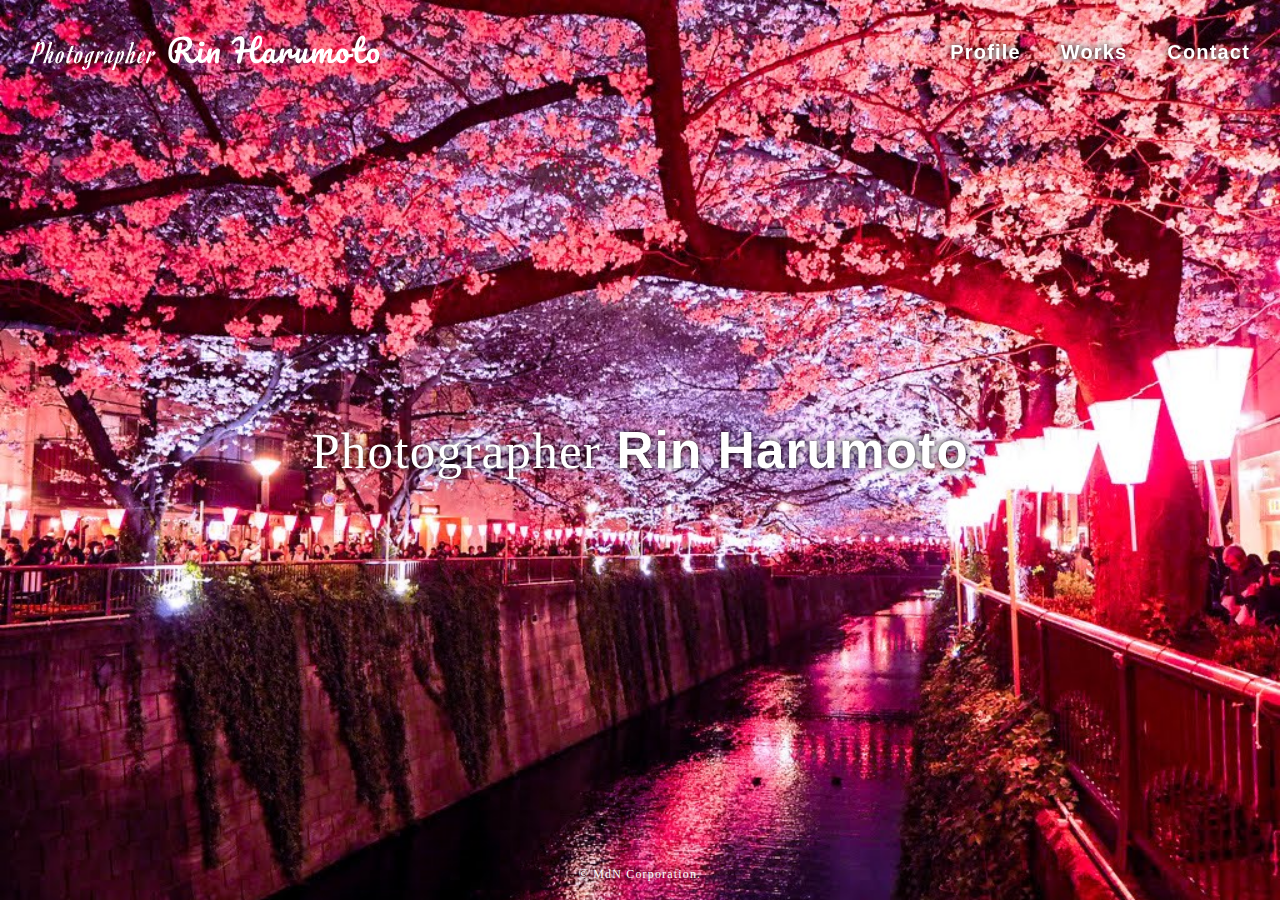
<file: index.html>
<!DOCTYPE html>
<html lang="ja">

<head>
  <meta charset="UTF-8">
  <meta name="viewport" content="width=device-width, initial-scale=1.0">
  <title>Photographer Rin Harumoto</title>

  <link rel="https://fonts.googleapis.com/css?family=Noto+Sans+JP:300,900&display=swap" rel="stylesheet">
  <link href="css/style.css" rel="stylesheet">

  <script src="https://code.jquery.com/jquery-3.4.1.min.js"
    integrity="sha256-CSXorXvZcTkaix6Yvo6HppcZGetbYMGWSFlBw8HfCJo=" crossorigin="anonymous"></script>
  <script src="js/script.js" defer></script>
</head>

<body class="top">
  <header class="header">
    <h1 class="header-logo">
      <a href="index.html">
        <!-- ロゴ画像（SVG）の記述 -->
        <svg class="sp" width="151" height="44" viewBox="0 0 151 44" fill="none" xmlns="http://www.w3.org/2000/svg">
          <path
            d="M6.59766 2.19531C6.82682 1.95182 7.07031 1.70475 7.32812 1.4541C7.58594 1.19629 7.83659 0.967122 8.08008 0.766602C8.33073 0.566081 8.56706 0.401367 8.78906 0.272461C9.01107 0.143555 9.19727 0.0791016 9.34766 0.0791016C9.52669 0.0791016 9.69499 0.150716 9.85254 0.293945C10.0173 0.430013 10.1605 0.61263 10.2822 0.841797C10.404 1.0638 10.4971 1.31803 10.5615 1.60449C10.6331 1.89095 10.6689 2.17741 10.6689 2.46387C10.6689 2.89355 10.6152 3.37337 10.5078 3.90332C10.4076 4.42611 10.2536 4.95605 10.0459 5.49316C9.83822 6.02311 9.57682 6.54232 9.26172 7.05078C8.94661 7.55208 8.57422 7.99967 8.14453 8.39355C7.71484 8.78743 7.22786 9.10254 6.68359 9.33887C6.13932 9.5752 5.53776 9.69336 4.87891 9.69336C4.62109 9.69336 4.37402 9.67188 4.1377 9.62891C3.9515 10.1732 3.77246 10.7067 3.60059 11.2295C3.43587 11.7451 3.27832 12.2357 3.12793 12.7012C2.9847 13.1595 2.84863 13.5856 2.71973 13.9795C2.59798 14.3662 2.49056 14.7064 2.39746 15C2.31152 15.0143 2.21842 15.0251 2.11816 15.0322C2.03223 15.0465 1.92839 15.0537 1.80664 15.0537C1.6849 15.0609 1.55241 15.0645 1.40918 15.0645C1.10124 15.0645 0.786133 15.043 0.463867 15L0.388672 14.8926C0.474609 14.735 0.603516 14.4307 0.775391 13.9795C0.947266 13.5212 1.15137 12.9733 1.3877 12.3359C1.61686 11.6914 1.86393 10.9824 2.12891 10.209C2.39388 9.43555 2.65885 8.65137 2.92383 7.85645C3.19596 7.05436 3.45736 6.27018 3.70801 5.50391C3.95866 4.73763 4.18424 4.03939 4.38477 3.40918C4.58529 2.77897 4.74642 2.24902 4.86816 1.81934C4.99707 1.38965 5.06868 1.11035 5.08301 0.981445C5.08301 0.924154 5.07227 0.874023 5.05078 0.831055C5.0293 0.780924 5.00065 0.745117 4.96484 0.723633V0.594727C5.1582 0.537435 5.33724 0.490885 5.50195 0.455078C5.66667 0.412109 5.83138 0.379883 5.99609 0.358398C6.16797 0.329753 6.35059 0.308268 6.54395 0.293945C6.7373 0.279622 6.95931 0.26888 7.20996 0.261719L7.25293 0.326172L6.59766 2.19531ZM4.35254 8.93066C4.55306 9.05957 4.80371 9.12402 5.10449 9.12402C5.49837 9.12402 5.85645 9.03092 6.17871 8.84473C6.50814 8.65853 6.80176 8.40788 7.05957 8.09277C7.31738 7.77767 7.53939 7.41602 7.72559 7.00781C7.91895 6.59245 8.0765 6.1556 8.19824 5.69727C8.32715 5.23893 8.42025 4.77702 8.47754 4.31152C8.54199 3.83887 8.57422 3.39128 8.57422 2.96875C8.57422 2.92578 8.57064 2.83268 8.56348 2.68945C8.55632 2.54622 8.53841 2.39941 8.50977 2.24902C8.48112 2.09147 8.43815 1.95182 8.38086 1.83008C8.32357 1.70833 8.24837 1.64746 8.15527 1.64746C8.02637 1.64746 7.8903 1.69401 7.74707 1.78711C7.60384 1.87305 7.44987 1.99121 7.28516 2.1416C7.1276 2.28483 6.95931 2.45312 6.78027 2.64648C6.6084 2.83268 6.42936 3.02604 6.24316 3.22656L4.35254 8.93066ZM13.8903 1.69043C13.8903 1.53288 13.8473 1.42546 13.7614 1.36816C13.6826 1.30371 13.5824 1.27507 13.4606 1.28223C13.3389 1.28939 13.2064 1.31803 13.0632 1.36816C12.9199 1.41113 12.7874 1.46126 12.6657 1.51855L12.5261 1.22852C13.2565 0.870443 13.8509 0.619792 14.3093 0.476562C14.7748 0.333333 15.097 0.261719 15.2761 0.261719C15.3262 0.261719 15.3835 0.283203 15.4479 0.326172C15.5195 0.361979 15.584 0.41569 15.6413 0.487305C15.6986 0.558919 15.7487 0.641276 15.7917 0.734375C15.8346 0.820312 15.8561 0.909831 15.8561 1.00293C15.8561 1.06022 15.7738 1.30013 15.6091 1.72266C15.4443 2.13802 15.2474 2.68587 15.0182 3.36621C14.832 3.94629 14.653 4.49414 14.4811 5.00977C14.3093 5.51823 14.1445 6.00879 13.987 6.48145C13.8294 6.94694 13.6755 7.39811 13.5251 7.83496C13.3747 8.26465 13.2243 8.69434 13.0739 9.12402C13.2959 8.83757 13.5287 8.54753 13.7721 8.25391C14.0156 7.95312 14.2484 7.68457 14.4704 7.44824C14.6924 7.21191 14.8965 7.01855 15.0827 6.86816C15.2761 6.71777 15.4372 6.64258 15.5661 6.64258C15.6162 6.64258 15.7022 6.66764 15.8239 6.71777C15.9528 6.76074 16.0853 6.83236 16.2214 6.93262C16.3574 7.02572 16.4756 7.14746 16.5759 7.29785C16.6833 7.44108 16.7406 7.61654 16.7477 7.82422C16.7477 7.89583 16.6976 8.06055 16.5973 8.31836C16.4971 8.57617 16.3718 8.88411 16.2214 9.24219C16.0781 9.60026 15.9206 9.99056 15.7487 10.4131C15.5768 10.8356 15.4157 11.251 15.2653 11.6592C15.1221 12.0674 15.0003 12.4469 14.9001 12.7979C14.7998 13.1488 14.7497 13.4352 14.7497 13.6572C14.7497 13.7432 14.7568 13.8076 14.7712 13.8506C14.7927 13.8864 14.8356 13.9043 14.9001 13.9043C14.9789 13.8971 15.097 13.8577 15.2546 13.7861C15.4121 13.7074 15.5947 13.5928 15.8024 13.4424C16.0101 13.292 16.2321 13.1094 16.4684 12.8945C16.7119 12.6725 16.9518 12.4147 17.1882 12.1211L17.4352 12.3359C17.1345 12.7155 16.7943 13.0771 16.4147 13.4209C16.0423 13.7575 15.6735 14.0547 15.3083 14.3125C14.943 14.5703 14.5993 14.7744 14.277 14.9248C13.9548 15.0752 13.6934 15.1504 13.4929 15.1504C13.457 15.1504 13.4105 15.1361 13.3532 15.1074C13.2959 15.0788 13.2386 15.0322 13.1813 14.9678C13.124 14.9033 13.0739 14.8138 13.0309 14.6992C12.988 14.5846 12.9665 14.4414 12.9665 14.2695C12.9665 14.1836 12.9772 14.0762 12.9987 13.9473C13.0202 13.8112 13.0453 13.6751 13.0739 13.5391C13.1026 13.3958 13.1312 13.2669 13.1598 13.1523C13.1957 13.0306 13.2207 12.9411 13.235 12.8838C13.2995 12.6331 13.389 12.3538 13.5036 12.0459C13.6253 11.7308 13.7542 11.4049 13.8903 11.0684C14.0264 10.7318 14.166 10.3988 14.3093 10.0693C14.4525 9.73275 14.5814 9.42122 14.696 9.13477C14.8106 8.84115 14.9037 8.58691 14.9753 8.37207C15.0469 8.15007 15.0827 7.98177 15.0827 7.86719C15.0827 7.76693 15.054 7.7168 14.9968 7.7168C14.9466 7.7168 14.8714 7.75977 14.7712 7.8457C14.6709 7.92448 14.5527 8.0319 14.4167 8.16797C14.2878 8.30404 14.1481 8.45801 13.9977 8.62988C13.8473 8.7946 13.697 8.96647 13.5466 9.14551C13.3962 9.31738 13.2529 9.48568 13.1169 9.65039C12.988 9.80794 12.8734 9.94759 12.7731 10.0693C12.5225 10.807 12.2647 11.5732 11.9997 12.3682C11.7419 13.1559 11.4697 14.0332 11.1833 15C11.1045 15.0143 11.0186 15.0251 10.9255 15.0322C10.7608 15.0537 10.5459 15.0645 10.2809 15.0645C10.1592 15.0645 10.0303 15.0573 9.89422 15.043C9.75815 15.0358 9.62566 15.0215 9.49676 15L9.42156 14.8926C9.45737 14.821 9.55047 14.5882 9.70086 14.1943C9.85125 13.7933 10.0374 13.2884 10.2595 12.6797C10.4743 12.071 10.7142 11.387 10.9792 10.6279C11.237 9.86882 11.502 9.09538 11.7741 8.30762C12.0462 7.51986 12.3076 6.74642 12.5583 5.9873C12.8161 5.22819 13.0417 4.54427 13.235 3.93555C13.4356 3.31966 13.5931 2.8112 13.7077 2.41016C13.8294 2.00911 13.8903 1.76921 13.8903 1.69043ZM19.056 9.41406C19.2279 8.9987 19.4392 8.6263 19.6898 8.29688C19.9405 7.96029 20.2162 7.67741 20.517 7.44824C20.8177 7.21191 21.1364 7.03288 21.473 6.91113C21.8096 6.78939 22.1498 6.72852 22.4935 6.72852C22.6439 6.72852 22.8086 6.77148 22.9877 6.85742C23.1739 6.9362 23.3457 7.0472 23.5033 7.19043C23.6608 7.33366 23.7897 7.50911 23.89 7.7168C23.9974 7.91732 24.0511 8.13932 24.0511 8.38281C24.0511 8.59049 24.0261 8.8304 23.9759 9.10254C23.9258 9.36751 23.8614 9.64323 23.7826 9.92969C23.7038 10.209 23.6179 10.4883 23.5248 10.7676C23.4317 11.0469 23.3421 11.3047 23.2562 11.541C23.1703 11.7702 23.0915 11.9671 23.0199 12.1318C22.9554 12.2965 22.9089 12.4076 22.8802 12.4648C22.7084 12.8874 22.4971 13.2633 22.2464 13.5928C21.9958 13.9222 21.7201 14.2051 21.4193 14.4414C21.1185 14.6706 20.7998 14.846 20.4632 14.9678C20.1338 15.0895 19.7972 15.1504 19.4535 15.1504C19.3031 15.1504 19.1384 15.111 18.9593 15.0322C18.7731 14.9535 18.6013 14.8424 18.4437 14.6992C18.2862 14.5488 18.1573 14.3734 18.057 14.1729C17.9496 13.9723 17.8959 13.7503 17.8959 13.5068C17.8959 13.292 17.9209 13.0521 17.9711 12.7871C18.0212 12.515 18.0856 12.2393 18.1644 11.96C18.2432 11.6735 18.3291 11.3906 18.4222 11.1113C18.5153 10.832 18.6048 10.5778 18.6908 10.3486C18.7767 10.1195 18.8519 9.92253 18.9164 9.75781C18.9808 9.58594 19.0274 9.47135 19.056 9.41406ZM22.0316 7.31934C21.8669 7.31934 21.6879 7.46615 21.4945 7.75977C21.3083 8.04622 21.1185 8.41504 20.9252 8.86621C20.739 9.31738 20.5563 9.81152 20.3773 10.3486C20.2054 10.8786 20.0515 11.3906 19.9154 11.8848C19.7865 12.3789 19.6791 12.8158 19.5931 13.1953C19.5143 13.5677 19.475 13.8184 19.475 13.9473C19.475 14.1549 19.5143 14.3053 19.5931 14.3984C19.6719 14.4915 19.7793 14.5381 19.9154 14.5381C20.0371 14.5381 20.166 14.4557 20.3021 14.291C20.4382 14.1191 20.5778 13.8936 20.7211 13.6143C20.8643 13.335 21.0039 13.0127 21.14 12.6475C21.2832 12.2822 21.4193 11.9062 21.5482 11.5195C21.6771 11.1257 21.7953 10.7354 21.9027 10.3486C22.0173 9.96191 22.114 9.60384 22.1927 9.27441C22.2787 8.94499 22.3431 8.66211 22.3861 8.42578C22.4362 8.18229 22.4613 8.014 22.4613 7.9209C22.4613 7.71322 22.4219 7.56283 22.3431 7.46973C22.2643 7.36947 22.1605 7.31934 22.0316 7.31934ZM30.8819 2.94727C30.7959 3.14779 30.6957 3.3877 30.5811 3.66699C30.4737 3.94629 30.3555 4.25065 30.2266 4.58008C30.0977 4.90951 29.9616 5.26042 29.8184 5.63281C29.6823 6.00521 29.5391 6.38477 29.3887 6.77148L30.8819 6.72852L30.6885 7.2334L29.2061 7.25488C28.9626 7.90658 28.7263 8.55827 28.4971 9.20996C28.2679 9.85449 28.0603 10.4561 27.8741 11.0146C27.695 11.5732 27.5482 12.0638 27.4336 12.4863C27.3262 12.9089 27.2725 13.2204 27.2725 13.4209C27.2725 13.5426 27.2868 13.6286 27.3155 13.6787C27.3441 13.7217 27.405 13.7432 27.4981 13.7432C27.5554 13.7432 27.6735 13.693 27.8526 13.5928C28.0388 13.4854 28.25 13.335 28.4864 13.1416C28.7299 12.9482 28.9805 12.7155 29.2383 12.4434C29.5033 12.1712 29.7504 11.8704 29.9795 11.541L30.2159 11.7666C29.9652 12.1318 29.6608 12.515 29.3028 12.916C28.9519 13.3099 28.5902 13.6751 28.2178 14.0117C27.8454 14.3411 27.4802 14.6133 27.1221 14.8281C26.7712 15.043 26.4704 15.1504 26.2198 15.1504C26.184 15.1504 26.1159 15.1325 26.0157 15.0967C25.9154 15.068 25.8366 15.0215 25.7793 14.957C25.7364 14.8997 25.6898 14.778 25.6397 14.5918C25.5824 14.4056 25.5538 14.1621 25.5538 13.8613C25.5538 13.6536 25.611 13.3206 25.7256 12.8623C25.833 12.404 25.9799 11.874 26.1661 11.2725C26.3451 10.6709 26.5492 10.0264 26.7784 9.33887C27.0147 8.64421 27.2546 7.95671 27.4981 7.27637L26.2627 7.29785L26.4346 6.83594L27.6485 6.81445L28.9913 3.18359C29.1273 3.13346 29.2992 3.09049 29.5069 3.05469C29.7146 3.01888 29.9187 2.98665 30.1192 2.95801C30.3555 2.92936 30.5954 2.9043 30.8389 2.88281C30.8389 2.89714 30.8461 2.90788 30.8604 2.91504C30.8747 2.9222 30.8819 2.93294 30.8819 2.94727ZM32.03 9.41406C32.2019 8.9987 32.4131 8.6263 32.6638 8.29688C32.9144 7.96029 33.1902 7.67741 33.4909 7.44824C33.7917 7.21191 34.1104 7.03288 34.447 6.91113C34.7836 6.78939 35.1238 6.72852 35.4675 6.72852C35.6179 6.72852 35.7826 6.77148 35.9616 6.85742C36.1478 6.9362 36.3197 7.0472 36.4773 7.19043C36.6348 7.33366 36.7637 7.50911 36.864 7.7168C36.9714 7.91732 37.0251 8.13932 37.0251 8.38281C37.0251 8.59049 37.0001 8.8304 36.9499 9.10254C36.8998 9.36751 36.8353 9.64323 36.7566 9.92969C36.6778 10.209 36.5918 10.4883 36.4988 10.7676C36.4057 11.0469 36.3161 11.3047 36.2302 11.541C36.1443 11.7702 36.0655 11.9671 35.9939 12.1318C35.9294 12.2965 35.8829 12.4076 35.8542 12.4648C35.6823 12.8874 35.4711 13.2633 35.2204 13.5928C34.9698 13.9222 34.6941 14.2051 34.3933 14.4414C34.0925 14.6706 33.7738 14.846 33.4372 14.9678C33.1078 15.0895 32.7712 15.1504 32.4275 15.1504C32.2771 15.1504 32.1124 15.111 31.9333 15.0322C31.7471 14.9535 31.5752 14.8424 31.4177 14.6992C31.2601 14.5488 31.1312 14.3734 31.031 14.1729C30.9236 13.9723 30.8698 13.7503 30.8698 13.5068C30.8698 13.292 30.8949 13.0521 30.945 12.7871C30.9952 12.515 31.0596 12.2393 31.1384 11.96C31.2172 11.6735 31.3031 11.3906 31.3962 11.1113C31.4893 10.832 31.5788 10.5778 31.6648 10.3486C31.7507 10.1195 31.8259 9.92253 31.8904 9.75781C31.9548 9.58594 32.0014 9.47135 32.03 9.41406ZM35.0056 7.31934C34.8409 7.31934 34.6618 7.46615 34.4685 7.75977C34.2823 8.04622 34.0925 8.41504 33.8991 8.86621C33.7129 9.31738 33.5303 9.81152 33.3513 10.3486C33.1794 10.8786 33.0254 11.3906 32.8894 11.8848C32.7605 12.3789 32.653 12.8158 32.5671 13.1953C32.4883 13.5677 32.4489 13.8184 32.4489 13.9473C32.4489 14.1549 32.4883 14.3053 32.5671 14.3984C32.6459 14.4915 32.7533 14.5381 32.8894 14.5381C33.0111 14.5381 33.14 14.4557 33.2761 14.291C33.4122 14.1191 33.5518 13.8936 33.695 13.6143C33.8383 13.335 33.9779 13.0127 34.114 12.6475C34.2572 12.2822 34.3933 11.9062 34.5222 11.5195C34.6511 11.1257 34.7693 10.7354 34.8767 10.3486C34.9913 9.96191 35.0879 9.60384 35.1667 9.27441C35.2527 8.94499 35.3171 8.66211 35.3601 8.42578C35.4102 8.18229 35.4353 8.014 35.4353 7.9209C35.4353 7.71322 35.3959 7.56283 35.3171 7.46973C35.2383 7.36947 35.1345 7.31934 35.0056 7.31934ZM42.9965 12.3789C42.8819 12.7585 42.7637 13.1631 42.642 13.5928C42.5274 14.0153 42.4128 14.4414 42.2982 14.8711C42.1837 15.3008 42.0727 15.7197 41.9652 16.1279C41.8578 16.5433 41.754 16.9229 41.6537 17.2666C41.5821 17.5173 41.446 17.7536 41.2455 17.9756C41.0521 18.1976 40.823 18.3981 40.558 18.5771C40.3002 18.7633 40.0245 18.9281 39.7309 19.0713C39.4372 19.2217 39.1651 19.3434 38.9145 19.4365C38.6638 19.5368 38.449 19.612 38.2699 19.6621C38.0909 19.7194 37.9799 19.748 37.9369 19.748C37.8725 19.748 37.7865 19.7409 37.6791 19.7266C37.5645 19.7122 37.475 19.6836 37.4105 19.6406C37.3318 19.5977 37.2458 19.5153 37.1527 19.3936C37.0525 19.279 36.9594 19.1429 36.8734 18.9854C36.7803 18.8278 36.698 18.6595 36.6264 18.4805C36.5476 18.3086 36.4939 18.1475 36.4652 17.9971L37.765 16.9121C37.9011 17.2559 38.0479 17.5602 38.2055 17.8252C38.2699 17.9398 38.3415 18.0508 38.4203 18.1582C38.4991 18.2728 38.5814 18.373 38.6674 18.459C38.7533 18.5449 38.8428 18.613 38.9359 18.6631C39.029 18.7132 39.1221 18.7383 39.2152 18.7383C39.2868 18.7383 39.3513 18.7096 39.4086 18.6523C39.473 18.5951 39.5303 18.5199 39.5805 18.4268C39.6378 18.3408 39.6915 18.237 39.7416 18.1152C39.7917 18.0007 39.8419 17.8789 39.892 17.75C39.9493 17.5853 40.0137 17.3848 40.0854 17.1484C40.1641 16.9193 40.2429 16.6686 40.3217 16.3965C40.4076 16.1315 40.49 15.8558 40.5687 15.5693C40.6547 15.2829 40.737 15 40.8158 14.7207C40.8946 14.4414 40.9662 14.1764 41.0307 13.9258C41.1023 13.668 41.1631 13.4388 41.2133 13.2383C40.9626 13.5462 40.7012 13.8219 40.4291 14.0654C40.157 14.3018 39.8992 14.5023 39.6557 14.667C39.4122 14.8245 39.1973 14.9427 39.0111 15.0215C38.8178 15.1074 38.6781 15.1504 38.5922 15.1504C38.5349 15.1504 38.4883 15.1289 38.4525 15.0859C38.4096 15.043 38.3738 14.9857 38.3451 14.9141C38.3093 14.8424 38.2842 14.7673 38.2699 14.6885C38.2484 14.6097 38.2341 14.5309 38.227 14.4521C38.2055 14.2015 38.2162 13.9294 38.2592 13.6357C38.295 13.335 38.3487 13.0306 38.4203 12.7227C38.4919 12.4147 38.5743 12.1139 38.6674 11.8203C38.7533 11.5195 38.8393 11.2474 38.9252 11.0039C39.0111 10.7533 39.0863 10.542 39.1508 10.3701C39.2152 10.1982 39.2582 10.0837 39.2797 10.0264C39.3083 9.94043 39.3549 9.84017 39.4193 9.72559C39.4909 9.60384 39.5697 9.48568 39.6557 9.37109C39.7416 9.24935 39.8275 9.13477 39.9135 9.02734C40.0066 8.91276 40.0961 8.8125 40.182 8.72656C40.3396 8.57617 40.5473 8.41504 40.8051 8.24316C41.0701 8.07129 41.3565 7.90299 41.6645 7.73828C41.9724 7.57357 42.2875 7.41243 42.6098 7.25488C42.9392 7.09733 43.2507 6.96126 43.5443 6.84668C43.838 6.7321 44.0993 6.639 44.3285 6.56738C44.5577 6.49577 44.7296 6.45996 44.8441 6.45996C44.9444 6.45996 45.0303 6.46354 45.102 6.4707C45.1807 6.47786 45.2416 6.48861 45.2846 6.50293L45.3061 6.55664C45.1986 6.69271 45.0697 6.91829 44.9193 7.2334C44.7761 7.5485 44.6257 7.90658 44.4682 8.30762C44.3106 8.7015 44.1495 9.11686 43.9848 9.55371C43.8272 9.99056 43.6804 10.4023 43.5443 10.7891C43.4083 11.1758 43.2901 11.5124 43.1898 11.7988C43.0896 12.0853 43.0251 12.2786 42.9965 12.3789ZM40.0316 13.5928C40.0889 13.5928 40.1713 13.5605 40.2787 13.4961C40.3933 13.4316 40.515 13.3493 40.6439 13.249C40.7729 13.1488 40.9053 13.0342 41.0414 12.9053C41.1775 12.7692 41.3028 12.6331 41.4174 12.4971C41.489 12.2464 41.5678 11.9707 41.6537 11.6699C41.7468 11.3691 41.8435 11.0612 41.9437 10.7461C42.044 10.431 42.1479 10.1159 42.2553 9.80078C42.3627 9.48568 42.4665 9.18848 42.5668 8.90918C42.6671 8.62272 42.7637 8.36491 42.8568 8.13574C42.9499 7.89941 43.0323 7.70247 43.1039 7.54492C43.0466 7.55924 42.9714 7.58073 42.8783 7.60938C42.7924 7.63086 42.6921 7.66309 42.5775 7.70605C42.4701 7.74186 42.3555 7.79199 42.2338 7.85645C42.112 7.91374 41.9939 7.98535 41.8793 8.07129C41.6859 8.22168 41.5033 8.44727 41.3314 8.74805C41.1596 9.04883 41.002 9.389 40.8588 9.76855C40.7156 10.141 40.5831 10.5277 40.4613 10.9287C40.3467 11.3298 40.2465 11.7021 40.1605 12.0459C40.0818 12.3896 40.0209 12.6833 39.9779 12.9268C39.935 13.1702 39.9135 13.3171 39.9135 13.3672C39.9135 13.4245 39.9171 13.4782 39.9242 13.5283C39.9385 13.5713 39.9743 13.5928 40.0316 13.5928ZM46.5723 15C46.4936 15.0143 46.4076 15.0251 46.3145 15.0322C46.1498 15.0537 45.935 15.0645 45.67 15.0645C45.5483 15.0645 45.4194 15.0573 45.2833 15.043C45.1472 15.0358 45.0111 15.0215 44.8751 15L44.8106 14.8926C44.8464 14.821 44.9109 14.6742 45.004 14.4521C45.0899 14.2301 45.1938 13.9616 45.3155 13.6465C45.4301 13.3314 45.5554 12.9805 45.6915 12.5938C45.8276 12.207 45.9672 11.8132 46.1104 11.4121C46.2465 11.0111 46.379 10.6172 46.5079 10.2305C46.6296 9.84375 46.7406 9.48926 46.8409 9.16699C46.9412 8.84473 47.0199 8.57259 47.0772 8.35059C47.1345 8.12142 47.1632 7.96745 47.1632 7.88867C47.1632 7.8099 47.156 7.74902 47.1417 7.70605C47.1274 7.66309 47.113 7.6237 47.0987 7.58789C47.0772 7.55924 47.0557 7.5306 47.0343 7.50195V7.34082C47.199 7.24056 47.3888 7.15104 47.6036 7.07227C47.8256 6.99349 48.0404 6.92904 48.2481 6.87891C48.4845 6.82161 48.7315 6.77148 48.9893 6.72852L49.043 6.79297C49.043 6.85742 49.0251 6.95768 48.9893 7.09375C48.9607 7.22982 48.9213 7.38379 48.8712 7.55566C48.821 7.72038 48.7673 7.89225 48.71 8.07129C48.6527 8.25033 48.5955 8.41862 48.5382 8.57617C48.488 8.73372 48.4415 8.86979 48.3985 8.98438C48.3627 9.09896 48.3412 9.17415 48.3341 9.20996C48.1765 9.63249 48.0225 10.0765 47.8722 10.542C47.7218 11.0075 47.5749 11.473 47.4317 11.9385C47.5964 11.5303 47.7683 11.1185 47.9473 10.7031C48.1335 10.2806 48.3197 9.87598 48.5059 9.48926C48.6921 9.09538 48.8819 8.72656 49.0753 8.38281C49.2758 8.0319 49.4692 7.73112 49.6554 7.48047C49.8416 7.22266 50.0242 7.01855 50.2032 6.86816C50.3894 6.71777 50.5649 6.64258 50.7296 6.64258C50.7797 6.64258 50.8549 6.66406 50.9552 6.70703C51.0554 6.74284 51.1593 6.79655 51.2667 6.86816C51.3741 6.93978 51.4779 7.0293 51.5782 7.13672C51.6856 7.23698 51.7716 7.35156 51.836 7.48047C51.8647 7.52344 51.8396 7.64518 51.7608 7.8457C51.682 8.03906 51.5531 8.27181 51.3741 8.54395C51.1951 8.80892 50.9695 9.0918 50.6973 9.39258C50.4252 9.6862 50.1065 9.95833 49.7413 10.209L49.4727 10.0693C49.5873 9.83301 49.6768 9.63249 49.7413 9.46777C49.8129 9.2959 49.8666 9.14909 49.9024 9.02734C49.9382 8.89844 49.9597 8.78743 49.9669 8.69434C49.9812 8.60124 49.9884 8.51172 49.9884 8.42578C49.9884 8.31836 49.9561 8.26465 49.8917 8.26465C49.7914 8.26465 49.6625 8.36491 49.505 8.56543C49.3546 8.75879 49.1863 9.02376 49.0001 9.36035C48.821 9.69694 48.6277 10.0908 48.42 10.542C48.2195 10.986 48.0118 11.4587 47.797 11.96C47.5893 12.4541 47.378 12.9626 47.1632 13.4854C46.9555 14.0081 46.7585 14.513 46.5723 15ZM58.9675 12.1641C58.6524 12.5436 58.3123 12.9124 57.947 13.2705C57.589 13.6214 57.2345 13.9329 56.8836 14.2051C56.5398 14.4772 56.2175 14.6956 55.9168 14.8604C55.616 15.0251 55.3653 15.1074 55.1648 15.1074C55.1218 15.1074 55.0681 15.0859 55.0037 15.043C54.9392 15.0072 54.8963 14.9714 54.8748 14.9355C54.796 14.7923 54.7387 14.6133 54.7029 14.3984C54.6742 14.1764 54.6599 13.9723 54.6599 13.7861C54.6599 13.7288 54.6671 13.6501 54.6814 13.5498C54.7029 13.4424 54.7244 13.3314 54.7459 13.2168C54.5095 13.4674 54.2625 13.7109 54.0047 13.9473C53.754 14.1764 53.5105 14.3805 53.2742 14.5596C53.045 14.7386 52.8409 14.8818 52.6619 14.9893C52.4757 15.0967 52.3396 15.1504 52.2537 15.1504C52.1964 15.1504 52.1498 15.1289 52.114 15.0859C52.0711 15.043 52.0352 14.9857 52.0066 14.9141C51.9708 14.8424 51.9457 14.7673 51.9314 14.6885C51.9099 14.6097 51.8956 14.5309 51.8884 14.4521C51.867 14.2015 51.8777 13.9294 51.9207 13.6357C51.9565 13.335 52.0102 13.0306 52.0818 12.7227C52.1534 12.4147 52.2358 12.1139 52.3289 11.8203C52.4148 11.5195 52.5007 11.2474 52.5867 11.0039C52.6726 10.7533 52.7478 10.542 52.8123 10.3701C52.8767 10.1982 52.9197 10.0837 52.9412 10.0264C52.9698 9.94043 53.0164 9.84017 53.0808 9.72559C53.1524 9.60384 53.2312 9.48568 53.3172 9.37109C53.4031 9.24935 53.489 9.13477 53.575 9.02734C53.6681 8.91276 53.7576 8.8125 53.8435 8.72656C54.0011 8.57617 54.2052 8.41504 54.4558 8.24316C54.7065 8.07129 54.9786 7.90299 55.2722 7.73828C55.573 7.57357 55.881 7.41243 56.1961 7.25488C56.5112 7.09733 56.8084 6.96126 57.0877 6.84668C57.3741 6.7321 57.6283 6.639 57.8504 6.56738C58.0724 6.49577 58.2407 6.45996 58.3552 6.45996C58.4555 6.45996 58.5414 6.46354 58.613 6.4707C58.6918 6.47786 58.7527 6.48861 58.7957 6.50293L58.8172 6.55664C58.7384 6.6569 58.6417 6.82878 58.5271 7.07227C58.4125 7.31576 58.2872 7.59863 58.1511 7.9209C58.0151 8.24316 57.8754 8.59766 57.7322 8.98438C57.589 9.37109 57.4457 9.76139 57.3025 10.1553C57.1664 10.5492 57.0375 10.9359 56.9158 11.3154C56.794 11.6878 56.683 12.028 56.5828 12.3359C56.4897 12.6439 56.4145 12.9053 56.3572 13.1201C56.3071 13.3278 56.282 13.4639 56.282 13.5283C56.282 13.6572 56.3357 13.7217 56.4431 13.7217C56.5147 13.7145 56.6293 13.6751 56.7869 13.6035C56.9444 13.5247 57.127 13.4102 57.3347 13.2598C57.5424 13.1094 57.7644 12.9268 58.0007 12.7119C58.2442 12.4899 58.4877 12.2321 58.7312 11.9385L58.9675 12.1641ZM53.6931 13.5928C53.7504 13.5928 53.8256 13.5605 53.9187 13.4961C54.0118 13.4316 54.1121 13.3493 54.2195 13.249C54.3269 13.1488 54.4415 13.0342 54.5632 12.9053C54.685 12.7692 54.8032 12.6331 54.9177 12.4971C54.9894 12.2464 55.0681 11.9707 55.1541 11.6699C55.2472 11.3691 55.3438 11.0612 55.4441 10.7461C55.5444 10.431 55.6482 10.1159 55.7556 9.80078C55.863 9.48568 55.9669 9.18848 56.0672 8.90918C56.1746 8.62272 56.2748 8.36491 56.3679 8.13574C56.461 7.89941 56.5434 7.70247 56.615 7.54492C56.5004 7.58073 56.35 7.63444 56.1638 7.70605C55.9776 7.77051 55.7699 7.89225 55.5408 8.07129C55.3474 8.22168 55.1648 8.44727 54.9929 8.74805C54.8211 9.04883 54.6635 9.389 54.5203 9.76855C54.377 10.141 54.2446 10.5277 54.1228 10.9287C54.0082 11.3298 53.908 11.7021 53.822 12.0459C53.7433 12.3896 53.6824 12.6833 53.6394 12.9268C53.5964 13.1702 53.575 13.3171 53.575 13.3672C53.575 13.4245 53.5785 13.4782 53.5857 13.5283C53.6 13.5713 53.6358 13.5928 53.6931 13.5928ZM59.0844 19.6406C58.9555 19.6979 58.8123 19.7373 58.6547 19.7588C58.49 19.7874 58.3253 19.8053 58.1606 19.8125C57.9959 19.8268 57.8419 19.8304 57.6987 19.8232C57.5483 19.8232 57.423 19.8232 57.3227 19.8232L57.2582 19.7051C57.3728 19.4759 57.5268 19.1143 57.7202 18.6201C57.9064 18.1331 58.1212 17.5566 58.3647 16.8906C58.601 16.2318 58.8552 15.512 59.1274 14.7314C59.3924 13.9508 59.6645 13.1523 59.9438 12.3359C60.0799 11.9206 60.2231 11.4837 60.3735 11.0254C60.5239 10.5671 60.6599 10.1338 60.7817 9.72559C60.9034 9.31738 61.0037 8.95931 61.0825 8.65137C61.1684 8.33626 61.2114 8.12142 61.2114 8.00684C61.2114 7.92806 61.2006 7.86003 61.1791 7.80273C61.1648 7.73828 61.1469 7.68457 61.1254 7.6416C61.0968 7.59147 61.0681 7.54492 61.0395 7.50195V7.34082C61.197 7.24056 61.3868 7.15104 61.6088 7.07227C61.8308 6.99349 62.0457 6.92904 62.2534 6.87891C62.4897 6.82161 62.7368 6.77148 62.9946 6.72852L63.0375 6.79297C63.0375 6.86458 63.0268 6.96842 63.0053 7.10449C62.9838 7.2334 62.9552 7.38021 62.9194 7.54492C62.8907 7.70964 62.8549 7.88151 62.812 8.06055C62.7761 8.23242 62.7368 8.39714 62.6938 8.55469C62.9015 8.26823 63.0984 7.99967 63.2846 7.74902C63.4708 7.49121 63.6498 7.26921 63.8217 7.08301C63.9936 6.88965 64.1547 6.73926 64.3051 6.63184C64.4627 6.51725 64.6131 6.45996 64.7563 6.45996C64.8494 6.45996 64.9604 6.49935 65.0893 6.57812C65.2182 6.64974 65.3399 6.74642 65.4545 6.86816C65.5763 6.98275 65.6765 7.11523 65.7553 7.26562C65.8413 7.40885 65.8842 7.55208 65.8842 7.69531C65.8842 7.94596 65.8556 8.22168 65.7983 8.52246C65.7482 8.81608 65.6801 9.11328 65.5942 9.41406C65.5082 9.70768 65.4151 9.99772 65.3149 10.2842C65.2146 10.5706 65.1179 10.832 65.0248 11.0684C64.9317 11.2975 64.8458 11.4945 64.767 11.6592C64.6954 11.8239 64.6489 11.9313 64.6274 11.9814C64.4197 12.4541 64.1726 12.8838 63.8862 13.2705C63.6069 13.6572 63.3168 13.9902 63.0161 14.2695C62.7153 14.5488 62.4181 14.7673 62.1245 14.9248C61.838 15.0752 61.5873 15.1504 61.3725 15.1504C61.1505 15.1504 60.9858 15.1253 60.8784 15.0752C60.7709 15.0251 60.6778 14.9714 60.5991 14.9141C60.4916 15.2363 60.3842 15.5622 60.2768 15.8916C60.1622 16.221 60.0441 16.5684 59.9223 16.9336C59.8006 17.306 59.6717 17.7106 59.5356 18.1475C59.3995 18.5915 59.2491 19.0892 59.0844 19.6406ZM64.0795 7.58789C64.0079 7.58789 63.9148 7.64876 63.8002 7.77051C63.6928 7.88509 63.5675 8.03906 63.4243 8.23242C63.281 8.41862 63.1235 8.62988 62.9516 8.86621C62.7869 9.10254 62.6114 9.33529 62.4252 9.56445C62.3321 9.86523 62.214 10.2305 62.0707 10.6602C61.9347 11.0827 61.7914 11.5195 61.6411 11.9707C61.4978 12.4147 61.3582 12.848 61.2221 13.2705C61.086 13.6859 60.975 14.0368 60.8891 14.3232C60.9536 14.402 61.0359 14.4701 61.1362 14.5273C61.2364 14.5775 61.3439 14.6025 61.4584 14.6025C61.6375 14.6025 61.8273 14.4665 62.0278 14.1943C62.2355 13.915 62.4396 13.5605 62.6401 13.1309C62.8478 12.7012 63.0447 12.2285 63.2309 11.7129C63.4243 11.1901 63.5926 10.6852 63.7358 10.1982C63.879 9.71126 63.9936 9.27441 64.0795 8.8877C64.1655 8.49382 64.2084 8.20736 64.2084 8.02832C64.2084 7.99967 64.2049 7.96387 64.1977 7.9209C64.1977 7.87077 64.1905 7.82064 64.1762 7.77051C64.1691 7.72038 64.1583 7.67741 64.144 7.6416C64.1297 7.60579 64.1082 7.58789 64.0795 7.58789ZM70.8351 1.69043C70.8351 1.53288 70.7921 1.42546 70.7062 1.36816C70.6274 1.30371 70.5271 1.27507 70.4054 1.28223C70.2836 1.28939 70.1512 1.31803 70.0079 1.36816C69.8647 1.41113 69.7322 1.46126 69.6105 1.51855L69.4708 1.22852C70.2013 0.870443 70.7957 0.619792 71.254 0.476562C71.7195 0.333333 72.0418 0.261719 72.2208 0.261719C72.2709 0.261719 72.3282 0.283203 72.3927 0.326172C72.4643 0.361979 72.5288 0.41569 72.5861 0.487305C72.6433 0.558919 72.6935 0.641276 72.7364 0.734375C72.7794 0.820312 72.8009 0.909831 72.8009 1.00293C72.8009 1.06022 72.7185 1.30013 72.5538 1.72266C72.3891 2.13802 72.1922 2.68587 71.963 3.36621C71.7768 3.94629 71.5978 4.49414 71.4259 5.00977C71.254 5.51823 71.0893 6.00879 70.9318 6.48145C70.7742 6.94694 70.6202 7.39811 70.4698 7.83496C70.3195 8.26465 70.1691 8.69434 70.0187 9.12402C70.2407 8.83757 70.4734 8.54753 70.7169 8.25391C70.9604 7.95312 71.1931 7.68457 71.4152 7.44824C71.6372 7.21191 71.8413 7.01855 72.0275 6.86816C72.2208 6.71777 72.382 6.64258 72.5109 6.64258C72.561 6.64258 72.6469 6.66764 72.7687 6.71777C72.8976 6.76074 73.0301 6.83236 73.1661 6.93262C73.3022 7.02572 73.4204 7.14746 73.5206 7.29785C73.628 7.44108 73.6853 7.61654 73.6925 7.82422C73.6925 7.89583 73.6424 8.06055 73.5421 8.31836C73.4418 8.57617 73.3165 8.88411 73.1661 9.24219C73.0229 9.60026 72.8653 9.99056 72.6935 10.4131C72.5216 10.8356 72.3605 11.251 72.2101 11.6592C72.0668 12.0674 71.9451 12.4469 71.8448 12.7979C71.7446 13.1488 71.6945 13.4352 71.6945 13.6572C71.6945 13.7432 71.7016 13.8076 71.7159 13.8506C71.7374 13.8864 71.7804 13.9043 71.8448 13.9043C71.9236 13.8971 72.0418 13.8577 72.1993 13.7861C72.3569 13.7074 72.5395 13.5928 72.7472 13.4424C72.9549 13.292 73.1769 13.1094 73.4132 12.8945C73.6567 12.6725 73.8966 12.4147 74.1329 12.1211L74.38 12.3359C74.0792 12.7155 73.739 13.0771 73.3595 13.4209C72.9871 13.7575 72.6183 14.0547 72.253 14.3125C71.8878 14.5703 71.5441 14.7744 71.2218 14.9248C70.8995 15.0752 70.6381 15.1504 70.4376 15.1504C70.4018 15.1504 70.3553 15.1361 70.298 15.1074C70.2407 15.0788 70.1834 15.0322 70.1261 14.9678C70.0688 14.9033 70.0187 14.8138 69.9757 14.6992C69.9327 14.5846 69.9112 14.4414 69.9112 14.2695C69.9112 14.1836 69.922 14.0762 69.9435 13.9473C69.965 13.8112 69.99 13.6751 70.0187 13.5391C70.0473 13.3958 70.076 13.2669 70.1046 13.1523C70.1404 13.0306 70.1655 12.9411 70.1798 12.8838C70.2443 12.6331 70.3338 12.3538 70.4484 12.0459C70.5701 11.7308 70.699 11.4049 70.8351 11.0684C70.9711 10.7318 71.1108 10.3988 71.254 10.0693C71.3972 9.73275 71.5262 9.42122 71.6407 9.13477C71.7553 8.84115 71.8484 8.58691 71.92 8.37207C71.9917 8.15007 72.0275 7.98177 72.0275 7.86719C72.0275 7.76693 71.9988 7.7168 71.9415 7.7168C71.8914 7.7168 71.8162 7.75977 71.7159 7.8457C71.6157 7.92448 71.4975 8.0319 71.3614 8.16797C71.2325 8.30404 71.0929 8.45801 70.9425 8.62988C70.7921 8.7946 70.6417 8.96647 70.4913 9.14551C70.3409 9.31738 70.1977 9.48568 70.0616 9.65039C69.9327 9.80794 69.8181 9.94759 69.7179 10.0693C69.4672 10.807 69.2094 11.5732 68.9445 12.3682C68.6866 13.1559 68.4145 14.0332 68.128 15C68.0493 15.0143 67.9633 15.0251 67.8702 15.0322C67.7055 15.0537 67.4907 15.0645 67.2257 15.0645C67.104 15.0645 66.975 15.0573 66.839 15.043C66.7029 15.0358 66.5704 15.0215 66.4415 15L66.3663 14.8926C66.4021 14.821 66.4952 14.5882 66.6456 14.1943C66.796 13.7933 66.9822 13.2884 67.2042 12.6797C67.4191 12.071 67.659 11.387 67.9239 10.6279C68.1818 9.86882 68.4467 9.09538 68.7189 8.30762C68.991 7.51986 69.2524 6.74642 69.503 5.9873C69.7609 5.22819 69.9864 4.54427 70.1798 3.93555C70.3803 3.31966 70.5379 2.8112 70.6525 2.41016C70.7742 2.00911 70.8351 1.76921 70.8351 1.69043ZM76.2264 15.1504C76.0688 15.1504 75.9113 15.1003 75.7537 15C75.5962 14.8926 75.4529 14.7601 75.324 14.6025C75.1951 14.4378 75.0913 14.2588 75.0125 14.0654C74.9266 13.8721 74.8836 13.6859 74.8836 13.5068C74.8836 13.292 74.9122 13.0485 74.9695 12.7764C75.0197 12.5042 75.0877 12.2214 75.1736 11.9277C75.2524 11.6341 75.3419 11.3441 75.4422 11.0576C75.5424 10.7712 75.6391 10.5098 75.7322 10.2734C75.8182 10.0299 75.8969 9.82227 75.9686 9.65039C76.033 9.47852 76.0796 9.36393 76.1082 9.30664C76.2514 8.96289 76.4734 8.62988 76.7742 8.30762C77.0822 7.98535 77.4152 7.69889 77.7732 7.44824C78.1385 7.19759 78.5037 6.99707 78.8689 6.84668C79.2413 6.69629 79.5672 6.62109 79.8465 6.62109C80.0756 6.62109 80.2618 6.74642 80.4051 6.99707C80.5483 7.24772 80.6199 7.56283 80.6199 7.94238C80.6199 8.13574 80.5734 8.32552 80.4803 8.51172C80.3943 8.69792 80.2797 8.87337 80.1365 9.03809C80.0005 9.2028 79.8501 9.35677 79.6853 9.5C79.5278 9.64323 79.3774 9.76855 79.2342 9.87598L76.9891 11.5947C76.8602 12.0817 76.7527 12.515 76.6668 12.8945C76.588 13.2669 76.5486 13.5212 76.5486 13.6572C76.5486 13.8649 76.5773 14.0225 76.6346 14.1299C76.6919 14.2373 76.81 14.291 76.9891 14.291C77.3686 14.291 77.7625 14.1048 78.1707 13.7324C78.5789 13.3529 78.9764 12.7477 79.3631 11.917L79.6746 12.1211C79.4812 12.5723 79.2557 12.984 78.9978 13.3564C78.7472 13.7288 78.4751 14.0475 78.1814 14.3125C77.8878 14.5775 77.5727 14.7852 77.2361 14.9355C76.9067 15.0788 76.5701 15.1504 76.2264 15.1504ZM79.0623 7.2334C78.9191 7.2334 78.7651 7.3444 78.6004 7.56641C78.4357 7.78841 78.271 8.07845 78.1062 8.43652C77.9415 8.78743 77.7804 9.18848 77.6228 9.63965C77.4653 10.0837 77.3221 10.5277 77.1932 10.9717L79.0193 9.52148C79.1053 9.21354 79.184 8.91276 79.2557 8.61914C79.3273 8.31836 79.3631 8.09277 79.3631 7.94238C79.3631 7.86361 79.3559 7.78483 79.3416 7.70605C79.3344 7.62012 79.3201 7.54134 79.2986 7.46973C79.2771 7.39811 79.2449 7.34082 79.202 7.29785C79.1661 7.25488 79.1196 7.2334 79.0623 7.2334ZM82.4985 15C82.4197 15.0143 82.3338 15.0251 82.2407 15.0322C82.076 15.0537 81.8612 15.0645 81.5962 15.0645C81.4744 15.0645 81.3455 15.0573 81.2095 15.043C81.0734 15.0358 80.9373 15.0215 80.8013 15L80.7368 14.8926C80.7726 14.821 80.8371 14.6742 80.9302 14.4521C81.0161 14.2301 81.1199 13.9616 81.2417 13.6465C81.3563 13.3314 81.4816 12.9805 81.6177 12.5938C81.7537 12.207 81.8934 11.8132 82.0366 11.4121C82.1727 11.0111 82.3052 10.6172 82.4341 10.2305C82.5558 9.84375 82.6668 9.48926 82.7671 9.16699C82.8673 8.84473 82.9461 8.57259 83.0034 8.35059C83.0607 8.12142 83.0893 7.96745 83.0893 7.88867C83.0893 7.8099 83.0822 7.74902 83.0679 7.70605C83.0535 7.66309 83.0392 7.6237 83.0249 7.58789C83.0034 7.55924 82.9819 7.5306 82.9604 7.50195V7.34082C83.1251 7.24056 83.3149 7.15104 83.5298 7.07227C83.7518 6.99349 83.9666 6.92904 84.1743 6.87891C84.4106 6.82161 84.6577 6.77148 84.9155 6.72852L84.9692 6.79297C84.9692 6.85742 84.9513 6.95768 84.9155 7.09375C84.8869 7.22982 84.8475 7.38379 84.7973 7.55566C84.7472 7.72038 84.6935 7.89225 84.6362 8.07129C84.5789 8.25033 84.5216 8.41862 84.4643 8.57617C84.4142 8.73372 84.3677 8.86979 84.3247 8.98438C84.2889 9.09896 84.2674 9.17415 84.2602 9.20996C84.1027 9.63249 83.9487 10.0765 83.7983 10.542C83.6479 11.0075 83.5011 11.473 83.3579 11.9385C83.5226 11.5303 83.6945 11.1185 83.8735 10.7031C84.0597 10.2806 84.2459 9.87598 84.4321 9.48926C84.6183 9.09538 84.8081 8.72656 85.0014 8.38281C85.202 8.0319 85.3953 7.73112 85.5815 7.48047C85.7677 7.22266 85.9503 7.01855 86.1294 6.86816C86.3156 6.71777 86.491 6.64258 86.6557 6.64258C86.7059 6.64258 86.7811 6.66406 86.8813 6.70703C86.9816 6.74284 87.0854 6.79655 87.1929 6.86816C87.3003 6.93978 87.4041 7.0293 87.5044 7.13672C87.6118 7.23698 87.6977 7.35156 87.7622 7.48047C87.7908 7.52344 87.7658 7.64518 87.687 7.8457C87.6082 8.03906 87.4793 8.27181 87.3003 8.54395C87.1212 8.80892 86.8957 9.0918 86.6235 9.39258C86.3514 9.6862 86.0327 9.95833 85.6675 10.209L85.3989 10.0693C85.5135 9.83301 85.603 9.63249 85.6675 9.46777C85.7391 9.2959 85.7928 9.14909 85.8286 9.02734C85.8644 8.89844 85.8859 8.78743 85.8931 8.69434C85.9074 8.60124 85.9145 8.51172 85.9145 8.42578C85.9145 8.31836 85.8823 8.26465 85.8179 8.26465C85.7176 8.26465 85.5887 8.36491 85.4311 8.56543C85.2807 8.75879 85.1125 9.02376 84.9263 9.36035C84.7472 9.69694 84.5539 10.0908 84.3462 10.542C84.1457 10.986 83.938 11.4587 83.7231 11.96C83.5154 12.4541 83.3042 12.9626 83.0893 13.4854C82.8817 14.0081 82.6847 14.513 82.4985 15ZM23.582 38.094C23.7727 38.094 23.9193 38.182 24.022 38.358C24.1393 38.534 24.198 38.776 24.198 39.084C24.198 39.656 24.0587 40.1107 23.78 40.448C23.076 41.2987 22.3647 41.9587 21.646 42.428C20.9273 42.8827 20.0767 43.11 19.094 43.11C18.1407 43.11 17.3267 42.8533 16.652 42.34C15.992 41.8267 15.3613 40.9467 14.76 39.7C14.276 38.7027 13.8947 37.9693 13.616 37.5C13.3373 37.016 13.0587 36.6713 12.78 36.466C12.516 36.2607 12.186 36.136 11.79 36.092C11.7313 36.4 11.5627 37.368 11.284 38.996C11.1667 39.7293 11.0933 40.1767 11.064 40.338C10.9173 41.2327 10.624 41.922 10.184 42.406C9.744 42.8753 9.07667 43.11 8.182 43.11C7.19933 43.11 6.32667 42.824 5.564 42.252C4.816 41.6653 4.23667 40.8587 3.826 39.832C3.41533 38.7907 3.21 37.61 3.21 36.29C3.21 33.826 3.63533 31.6993 4.486 29.91C5.35133 28.1207 6.554 26.7567 8.094 25.818C9.64867 24.8647 11.438 24.388 13.462 24.388C14.87 24.388 16.0507 24.6007 17.004 25.026C17.9573 25.4513 18.6613 26.038 19.116 26.786C19.5853 27.534 19.82 28.3773 19.82 29.316C19.82 30.1373 19.622 30.944 19.226 31.736C18.8447 32.5133 18.2653 33.2027 17.488 33.804C16.7107 34.4053 15.7647 34.8527 14.65 35.146C15.354 35.3367 15.8967 35.6447 16.278 36.07C16.6593 36.4953 17.0407 37.1187 17.422 37.94C17.8327 38.82 18.236 39.4653 18.632 39.876C19.0427 40.2867 19.512 40.492 20.04 40.492C20.5093 40.492 20.9567 40.338 21.382 40.03C21.8073 39.7073 22.3427 39.1647 22.988 38.402C23.164 38.1967 23.362 38.094 23.582 38.094ZM8.754 36.07C8.25533 36.07 7.91067 35.9527 7.72 35.718C7.544 35.4833 7.456 35.2193 7.456 34.926C7.456 34.574 7.566 34.2953 7.786 34.09C8.02067 33.8847 8.28467 33.782 8.578 33.782H9.128C9.36267 32.3447 9.58267 31.1053 9.788 30.064C9.97867 29.1107 10.5947 28.634 11.636 28.634C12.472 28.634 12.89 29.008 12.89 29.756C12.89 29.9173 12.8827 30.042 12.868 30.13L12.208 33.782C13 33.738 13.7187 33.5473 14.364 33.21C15.024 32.8727 15.5447 32.4033 15.926 31.802C16.322 31.2007 16.52 30.5187 16.52 29.756C16.52 28.832 16.2047 28.106 15.574 27.578C14.9433 27.05 14.0193 26.786 12.802 26.786C11.3647 26.786 10.1033 27.1453 9.018 27.864C7.94733 28.568 7.11133 29.624 6.51 31.032C5.90867 32.4253 5.608 34.1267 5.608 36.136C5.608 37.0747 5.70333 37.8813 5.894 38.556C6.08467 39.2307 6.31933 39.7367 6.598 40.074C6.87667 40.4113 7.14067 40.58 7.39 40.58C7.58067 40.58 7.73467 40.4847 7.852 40.294C7.984 40.1033 8.08667 39.7953 8.16 39.37L8.754 36.07ZM26.3954 31.296C25.7794 31.296 25.3174 31.1567 25.0094 30.878C24.7014 30.5847 24.5474 30.1813 24.5474 29.668C24.5474 29.1547 24.7454 28.7293 25.1414 28.392C25.5521 28.04 26.0581 27.864 26.6594 27.864C27.2021 27.864 27.6421 27.996 27.9794 28.26C28.3168 28.524 28.4854 28.898 28.4854 29.382C28.4854 29.9687 28.2948 30.438 27.9134 30.79C27.5321 31.1273 27.0261 31.296 26.3954 31.296ZM26.2194 43.11C25.2661 43.11 24.5694 42.7727 24.1294 42.098C23.7041 41.4233 23.4914 40.5287 23.4914 39.414C23.4914 38.754 23.5721 37.9107 23.7334 36.884C23.9094 35.8427 24.1294 34.8747 24.3934 33.98C24.5254 33.5107 24.7014 33.188 24.9214 33.012C25.1414 32.836 25.4934 32.748 25.9774 32.748C26.7254 32.748 27.0994 32.9973 27.0994 33.496C27.0994 33.8627 26.9601 34.7133 26.6814 36.048C26.3294 37.6613 26.1534 38.754 26.1534 39.326C26.1534 39.766 26.2121 40.1033 26.3294 40.338C26.4468 40.5727 26.6448 40.69 26.9234 40.69C27.1874 40.69 27.5174 40.5067 27.9134 40.14C28.3094 39.7733 28.8374 39.194 29.4974 38.402C29.6734 38.1967 29.8714 38.094 30.0914 38.094C30.2821 38.094 30.4288 38.182 30.5314 38.358C30.6488 38.534 30.7074 38.776 30.7074 39.084C30.7074 39.6707 30.5681 40.1253 30.2894 40.448C28.8374 42.2227 27.4808 43.11 26.2194 43.11ZM31.5895 43.11C31.0322 43.11 30.6362 42.8167 30.4015 42.23C30.1815 41.6433 30.0715 40.7047 30.0715 39.414C30.0715 37.5073 30.3428 35.696 30.8855 33.98C31.0175 33.5547 31.2302 33.2467 31.5235 33.056C31.8315 32.8507 32.2568 32.748 32.7995 32.748C33.0928 32.748 33.2982 32.7847 33.4155 32.858C33.5328 32.9313 33.5915 33.0707 33.5915 33.276C33.5915 33.5107 33.4815 34.0387 33.2615 34.86C33.1148 35.4467 32.9975 35.96 32.9095 36.4C32.8215 36.84 32.7482 37.3827 32.6895 38.028C33.1735 36.7667 33.7162 35.74 34.3175 34.948C34.9188 34.156 35.5055 33.5913 36.0775 33.254C36.6642 32.9167 37.1995 32.748 37.6835 32.748C38.1528 32.748 38.5048 32.8727 38.7395 33.122C38.9888 33.3567 39.1135 33.7087 39.1135 34.178C39.1135 34.5593 39.0328 35.278 38.8715 36.334C38.7248 37.2287 38.6075 38.0793 38.5195 38.886C38.4315 39.678 38.3875 40.5653 38.3875 41.548C38.3875 42.1053 38.2702 42.5087 38.0355 42.758C37.8155 42.9927 37.4488 43.11 36.9355 43.11C36.4515 43.11 36.0995 42.9853 35.8795 42.736C35.6595 42.4867 35.5495 42.1127 35.5495 41.614C35.5495 41.0273 35.6522 40.0593 35.8575 38.71C36.0335 37.5367 36.1215 36.7887 36.1215 36.466C36.1215 36.2313 36.0408 36.114 35.8795 36.114C35.6888 36.114 35.4175 36.3633 35.0655 36.862C34.7282 37.346 34.3762 37.9913 34.0095 38.798C33.6575 39.6047 33.3715 40.4553 33.1515 41.35C32.9902 42.0393 32.7995 42.5087 32.5795 42.758C32.3742 42.9927 32.0442 43.11 31.5895 43.11ZM69.078 38.094C69.2687 38.094 69.4153 38.182 69.518 38.358C69.6353 38.534 69.694 38.776 69.694 39.084C69.694 39.656 69.5547 40.1107 69.276 40.448C67.824 42.2227 66.2767 43.11 64.634 43.11C63.2113 43.11 62.0747 42.56 61.224 41.46C60.3733 40.36 59.948 38.7833 59.948 36.73C59.948 36.2313 59.97 35.7327 60.014 35.234C59.046 35.41 57.99 35.542 56.846 35.63C56.0833 35.6887 55.5627 35.7253 55.284 35.74C54.9907 37.236 54.58 39.0693 54.052 41.24C53.744 42.516 53.1573 43.154 52.292 43.154C51.3533 43.154 50.884 42.7287 50.884 41.878C50.884 41.6873 50.9207 41.4233 50.994 41.086C51.4927 39.0767 51.8887 37.3753 52.182 35.982L51.126 36.026C50.642 36.026 50.29 35.9453 50.07 35.784C49.85 35.608 49.74 35.3293 49.74 34.948C49.74 34.464 49.8793 34.112 50.158 33.892C50.4367 33.6573 50.8987 33.5253 51.544 33.496L52.71 33.452C53.0913 31.384 53.282 29.8073 53.282 28.722C53.282 28.0327 53.1793 27.5633 52.974 27.314C52.7687 27.0647 52.4973 26.94 52.16 26.94C51.1333 26.94 49.9747 27.798 48.684 29.514C48.4933 29.7633 48.2807 29.888 48.046 29.888C47.8407 29.888 47.6647 29.7927 47.518 29.602C47.3713 29.4113 47.298 29.1693 47.298 28.876C47.298 28.4213 47.4813 27.9373 47.848 27.424C48.4933 26.5293 49.3073 25.796 50.29 25.224C51.2727 24.6373 52.27 24.344 53.282 24.344C54.2353 24.344 54.9687 24.674 55.482 25.334C56.01 25.9793 56.274 26.9913 56.274 28.37C56.274 29.5873 56.098 31.2373 55.746 33.32L57.902 33.21C58.826 33.166 59.618 33.0927 60.278 32.99C60.542 31.3767 60.9453 29.866 61.488 28.458C62.0307 27.05 62.7053 25.906 63.512 25.026C64.3187 24.146 65.2207 23.706 66.218 23.706C66.9513 23.706 67.5307 23.9993 67.956 24.586C68.3813 25.158 68.594 25.9133 68.594 26.852C68.594 30.4893 66.7387 33.012 63.028 34.42C62.984 35.0067 62.962 35.6153 62.962 36.246C62.962 37.786 63.1527 38.8787 63.534 39.524C63.9153 40.1693 64.4507 40.492 65.14 40.492C65.7413 40.492 66.2913 40.338 66.79 40.03C67.2887 39.7073 67.8533 39.1647 68.484 38.402C68.66 38.1967 68.858 38.094 69.078 38.094ZM66.108 25.62C65.7853 25.62 65.4407 25.9133 65.074 26.5C64.722 27.0867 64.3847 27.886 64.062 28.898C63.7393 29.91 63.4827 31.0173 63.292 32.22C64.4653 31.736 65.3307 31.0467 65.888 30.152C66.4453 29.2573 66.724 28.106 66.724 26.698C66.724 26.3607 66.6653 26.0967 66.548 25.906C66.4307 25.7153 66.284 25.62 66.108 25.62ZM71.719 43.11C70.8097 43.11 70.0837 42.78 69.541 42.12C68.9984 41.46 68.727 40.5947 68.727 39.524C68.727 38.3507 68.9984 37.2433 69.541 36.202C70.0837 35.146 70.8024 34.3027 71.697 33.672C72.6064 33.0267 73.567 32.704 74.579 32.704C74.9017 32.704 75.1144 32.77 75.217 32.902C75.3344 33.0193 75.4297 33.2393 75.503 33.562C75.811 33.5033 76.1337 33.474 76.471 33.474C77.1897 33.474 77.549 33.7307 77.549 34.244C77.549 34.552 77.439 35.2853 77.219 36.444C76.8817 38.1307 76.713 39.304 76.713 39.964C76.713 40.184 76.7644 40.36 76.867 40.492C76.9844 40.624 77.131 40.69 77.307 40.69C77.5857 40.69 77.923 40.514 78.319 40.162C78.715 39.7953 79.2504 39.2087 79.925 38.402C80.101 38.1967 80.299 38.094 80.519 38.094C80.7097 38.094 80.8564 38.182 80.959 38.358C81.0764 38.534 81.135 38.776 81.135 39.084C81.135 39.6707 80.9957 40.1253 80.717 40.448C80.1157 41.196 79.4777 41.8267 78.803 42.34C78.1284 42.8533 77.4757 43.11 76.845 43.11C76.361 43.11 75.9137 42.9487 75.503 42.626C75.107 42.2887 74.8064 41.834 74.601 41.262C73.8384 42.494 72.8777 43.11 71.719 43.11ZM72.511 40.888C72.8337 40.888 73.1417 40.6973 73.435 40.316C73.7284 39.9347 73.941 39.4287 74.073 38.798L74.887 34.75C74.271 34.7647 73.699 34.9993 73.171 35.454C72.6577 35.894 72.247 36.4807 71.939 37.214C71.631 37.9473 71.477 38.7247 71.477 39.546C71.477 40.0007 71.565 40.338 71.741 40.558C71.9317 40.778 72.1884 40.888 72.511 40.888ZM82.009 43.11C81.4517 43.11 81.0557 42.8167 80.821 42.23C80.601 41.6433 80.491 40.7047 80.491 39.414C80.491 37.5073 80.7623 35.696 81.305 33.98C81.437 33.5547 81.6497 33.2467 81.943 33.056C82.251 32.8507 82.6763 32.748 83.219 32.748C83.5123 32.748 83.7177 32.7847 83.835 32.858C83.9523 32.9313 84.011 33.0707 84.011 33.276C84.011 33.5107 83.901 34.0387 83.681 34.86C83.5343 35.4467 83.417 35.96 83.329 36.4C83.241 36.84 83.1677 37.3827 83.109 38.028C83.593 36.7667 84.1357 35.74 84.737 34.948C85.3383 34.156 85.925 33.5913 86.497 33.254C87.0837 32.9167 87.619 32.748 88.103 32.748C89.0563 32.748 89.533 33.2247 89.533 34.178C89.533 34.3687 89.467 34.8307 89.335 35.564C89.2177 36.1507 89.159 36.5173 89.159 36.664C89.159 37.1773 89.3423 37.434 89.709 37.434C90.1197 37.434 90.6477 37.1113 91.293 36.466C91.4837 36.2753 91.6817 36.18 91.887 36.18C92.0777 36.18 92.2243 36.268 92.327 36.444C92.4443 36.6053 92.503 36.8253 92.503 37.104C92.503 37.6467 92.3563 38.072 92.063 38.38C91.6523 38.8053 91.1683 39.172 90.611 39.48C90.0683 39.7733 89.489 39.92 88.873 39.92C88.0957 39.92 87.5017 39.722 87.091 39.326C86.695 38.93 86.497 38.3947 86.497 37.72C86.497 37.5 86.519 37.28 86.563 37.06C86.5923 36.7667 86.607 36.5687 86.607 36.466C86.607 36.2313 86.5263 36.114 86.365 36.114C86.145 36.114 85.8517 36.3633 85.485 36.862C85.133 37.346 84.781 37.9913 84.429 38.798C84.077 39.6047 83.791 40.4553 83.571 41.35C83.4097 42.0393 83.219 42.5087 82.999 42.758C82.7937 42.9927 82.4637 43.11 82.009 43.11ZM93.8027 43.11C93.1427 43.11 92.6001 42.8093 92.1747 42.208C91.7641 41.592 91.5587 40.8293 91.5587 39.92C91.5587 38.82 91.6321 37.8153 91.7787 36.906C91.9254 35.982 92.1674 35.0067 92.5047 33.98C92.6514 33.54 92.8567 33.2247 93.1207 33.034C93.3847 32.8433 93.8027 32.748 94.3747 32.748C94.6974 32.748 94.9174 32.7993 95.0347 32.902C95.1667 33.0047 95.2327 33.1587 95.2327 33.364C95.2327 33.4813 95.1521 33.8773 94.9907 34.552C94.8441 35.0947 94.7267 35.586 94.6387 36.026C94.3454 37.566 94.1987 38.5927 94.1987 39.106C94.1987 39.414 94.2354 39.634 94.3087 39.766C94.3821 39.8833 94.4994 39.942 94.6607 39.942C94.8807 39.942 95.1521 39.722 95.4747 39.282C95.8121 38.842 96.1641 38.1747 96.5307 37.28C96.9121 36.3853 97.2787 35.2853 97.6307 33.98C97.7481 33.54 97.9241 33.2247 98.1587 33.034C98.4081 32.8433 98.7747 32.748 99.2587 32.748C99.5961 32.748 99.8307 32.792 99.9627 32.88C100.095 32.9533 100.161 33.1 100.161 33.32C100.161 33.6867 99.9774 34.6913 99.6107 36.334C99.2001 38.2113 98.9947 39.37 98.9947 39.81C98.9947 40.0887 99.0534 40.3087 99.1707 40.47C99.2881 40.6167 99.4421 40.69 99.6327 40.69C99.9261 40.69 100.271 40.514 100.667 40.162C101.077 39.7953 101.62 39.2087 102.295 38.402C102.471 38.1967 102.669 38.094 102.889 38.094C103.079 38.094 103.226 38.182 103.329 38.358C103.446 38.534 103.505 38.776 103.505 39.084C103.505 39.6707 103.365 40.1253 103.087 40.448C102.456 41.2253 101.774 41.8633 101.041 42.362C100.322 42.8607 99.5007 43.11 98.5767 43.11C97.8727 43.11 97.3521 42.8387 97.0147 42.296C96.6921 41.7533 96.5307 40.9907 96.5307 40.008C96.2814 41.0053 95.9074 41.7753 95.4087 42.318C94.9101 42.846 94.3747 43.11 93.8027 43.11ZM104.383 43.11C103.826 43.11 103.43 42.8167 103.195 42.23C102.975 41.6433 102.865 40.7047 102.865 39.414C102.865 37.5073 103.136 35.696 103.679 33.98C103.811 33.5547 104.024 33.2467 104.317 33.056C104.625 32.8507 105.05 32.748 105.593 32.748C105.886 32.748 106.092 32.7847 106.209 32.858C106.326 32.9313 106.385 33.0707 106.385 33.276C106.385 33.5107 106.275 34.0387 106.055 34.86C105.908 35.4467 105.791 35.96 105.703 36.4C105.615 36.8253 105.542 37.3607 105.483 38.006C105.879 36.862 106.348 35.894 106.891 35.102C107.448 34.31 108.013 33.7233 108.585 33.342C109.172 32.946 109.722 32.748 110.235 32.748C110.748 32.748 111.108 32.8653 111.313 33.1C111.533 33.3347 111.643 33.694 111.643 34.178C111.643 34.6473 111.504 35.498 111.225 36.73C111.108 37.258 111.027 37.654 110.983 37.918C111.716 36.114 112.53 34.8013 113.425 33.98C114.32 33.1587 115.156 32.748 115.933 32.748C116.886 32.748 117.363 33.2247 117.363 34.178C117.363 34.75 117.202 35.784 116.879 37.28C116.6 38.556 116.461 39.3993 116.461 39.81C116.461 40.3967 116.674 40.69 117.099 40.69C117.392 40.69 117.737 40.514 118.133 40.162C118.544 39.7953 119.086 39.2087 119.761 38.402C119.937 38.1967 120.135 38.094 120.355 38.094C120.546 38.094 120.692 38.182 120.795 38.358C120.912 38.534 120.971 38.776 120.971 39.084C120.971 39.6707 120.832 40.1253 120.553 40.448C119.922 41.2253 119.24 41.8633 118.507 42.362C117.788 42.8607 116.967 43.11 116.043 43.11C115.295 43.11 114.73 42.8973 114.349 42.472C113.968 42.032 113.777 41.4013 113.777 40.58C113.777 40.1693 113.88 39.436 114.085 38.38C114.276 37.456 114.371 36.818 114.371 36.466C114.371 36.2313 114.29 36.114 114.129 36.114C113.938 36.114 113.667 36.3633 113.315 36.862C112.963 37.346 112.611 37.9913 112.259 38.798C111.907 39.6047 111.621 40.4553 111.401 41.35C111.24 42.054 111.049 42.5233 110.829 42.758C110.624 42.9927 110.286 43.11 109.817 43.11C109.333 43.11 108.966 42.8827 108.717 42.428C108.482 41.9587 108.365 41.394 108.365 40.734C108.365 40.1767 108.438 39.37 108.585 38.314C108.702 37.3753 108.761 36.7593 108.761 36.466C108.761 36.2313 108.68 36.114 108.519 36.114C108.299 36.114 108.02 36.378 107.683 36.906C107.346 37.434 107.016 38.1087 106.693 38.93C106.385 39.7513 106.136 40.558 105.945 41.35C105.784 42.0393 105.593 42.5087 105.373 42.758C105.168 42.9927 104.838 43.11 104.383 43.11ZM131.512 36.246C131.703 36.246 131.849 36.3413 131.952 36.532C132.055 36.7227 132.106 36.9647 132.106 37.258C132.106 37.962 131.893 38.38 131.468 38.512C130.588 38.82 129.62 38.996 128.564 39.04C128.285 40.272 127.735 41.262 126.914 42.01C126.093 42.7433 125.161 43.11 124.12 43.11C123.24 43.11 122.485 42.8973 121.854 42.472C121.238 42.0467 120.769 41.482 120.446 40.778C120.123 40.074 119.962 39.3113 119.962 38.49C119.962 37.3753 120.175 36.3853 120.6 35.52C121.025 34.64 121.612 33.958 122.36 33.474C123.108 32.9753 123.937 32.726 124.846 32.726C125.961 32.726 126.855 33.1147 127.53 33.892C128.219 34.6547 128.623 35.6007 128.74 36.73C129.429 36.686 130.251 36.5393 131.204 36.29C131.321 36.2607 131.424 36.246 131.512 36.246ZM124.296 40.778C124.765 40.778 125.169 40.5873 125.506 40.206C125.858 39.8247 126.093 39.2747 126.21 38.556C125.755 38.248 125.403 37.8447 125.154 37.346C124.919 36.8473 124.802 36.3193 124.802 35.762C124.802 35.5273 124.824 35.2927 124.868 35.058H124.758C124.171 35.058 123.68 35.344 123.284 35.916C122.903 36.4733 122.712 37.2653 122.712 38.292C122.712 39.0987 122.866 39.7147 123.174 40.14C123.497 40.5653 123.871 40.778 124.296 40.778ZM141.688 38.094C141.879 38.094 142.026 38.182 142.128 38.358C142.246 38.534 142.304 38.776 142.304 39.084C142.304 39.6707 142.165 40.1253 141.886 40.448C141.256 41.2253 140.566 41.8633 139.818 42.362C139.07 42.8607 138.212 43.11 137.244 43.11C134.252 43.11 132.756 41.0053 132.756 36.796C132.756 36.1507 132.778 35.498 132.822 34.838H131.964C131.524 34.838 131.224 34.7573 131.062 34.596C130.916 34.4347 130.842 34.178 130.842 33.826C130.842 33.0047 131.172 32.594 131.832 32.594H133.086C133.336 30.9807 133.717 29.5067 134.23 28.172C134.744 26.8373 135.36 25.774 136.078 24.982C136.812 24.19 137.596 23.794 138.432 23.794C139.048 23.794 139.532 24.0653 139.884 24.608C140.236 25.1507 140.412 25.8327 140.412 26.654C140.412 28.9273 139.459 30.9073 137.552 32.594H140.016C140.251 32.594 140.42 32.6453 140.522 32.748C140.625 32.8507 140.676 33.0413 140.676 33.32C140.676 34.332 139.848 34.838 138.19 34.838H135.506C135.477 35.5713 135.462 36.1433 135.462 36.554C135.462 38.0793 135.638 39.15 135.99 39.766C136.357 40.382 136.929 40.69 137.706 40.69C138.337 40.69 138.894 40.4993 139.378 40.118C139.862 39.7367 140.434 39.1647 141.094 38.402C141.27 38.1967 141.468 38.094 141.688 38.094ZM137.838 25.906C137.618 25.906 137.369 26.1847 137.09 26.742C136.826 27.2847 136.57 28.0473 136.32 29.03C136.086 29.998 135.888 31.076 135.726 32.264C136.592 31.516 137.237 30.68 137.662 29.756C138.102 28.8173 138.322 27.9667 138.322 27.204C138.322 26.3387 138.161 25.906 137.838 25.906ZM145.331 43.11C144.466 43.11 143.725 42.8973 143.109 42.472C142.508 42.032 142.053 41.46 141.745 40.756C141.437 40.052 141.283 39.2967 141.283 38.49C141.283 37.3753 141.488 36.3853 141.899 35.52C142.324 34.64 142.896 33.958 143.615 33.474C144.334 32.9753 145.14 32.726 146.035 32.726C146.9 32.726 147.641 32.946 148.257 33.386C148.873 33.8113 149.335 34.376 149.643 35.08C149.951 35.784 150.105 36.5393 150.105 37.346C150.105 38.4607 149.892 39.458 149.467 40.338C149.042 41.2033 148.462 41.8853 147.729 42.384C147.01 42.868 146.211 43.11 145.331 43.11ZM145.573 40.734C146.072 40.734 146.49 40.4627 146.827 39.92C147.179 39.3773 147.355 38.5853 147.355 37.544C147.355 36.7373 147.208 36.1287 146.915 35.718C146.622 35.3073 146.27 35.102 145.859 35.102C145.331 35.102 144.891 35.3733 144.539 35.916C144.202 36.444 144.033 37.236 144.033 38.292C144.033 39.128 144.18 39.744 144.473 40.14C144.766 40.536 145.133 40.734 145.573 40.734Z"
            fill="white" /></svg>

        <svg class="pc" width="443" height="45" viewBox="0 0 443 45" fill="none" xmlns="http://www.w3.org/2000/svg">
          <path
            d="M11.3594 12.7188C11.776 12.276 12.2188 11.8268 12.6875 11.3711C13.1562 10.9023 13.612 10.4857 14.0547 10.1211C14.5104 9.75651 14.9401 9.45703 15.3438 9.22266C15.7474 8.98828 16.0859 8.87109 16.3594 8.87109C16.6849 8.87109 16.9909 9.0013 17.2773 9.26172C17.5768 9.50911 17.8372 9.84115 18.0586 10.2578C18.2799 10.6615 18.4492 11.1237 18.5664 11.6445C18.6966 12.1654 18.7617 12.6862 18.7617 13.207C18.7617 13.9883 18.6641 14.8607 18.4688 15.8242C18.2865 16.7747 18.0065 17.7383 17.6289 18.7148C17.2513 19.6784 16.776 20.6224 16.2031 21.5469C15.6302 22.4583 14.9531 23.2721 14.1719 23.9883C13.3906 24.7044 12.5052 25.2773 11.5156 25.707C10.526 26.1367 9.43229 26.3516 8.23438 26.3516C7.76562 26.3516 7.31641 26.3125 6.88672 26.2344C6.54818 27.224 6.22266 28.194 5.91016 29.1445C5.61068 30.082 5.32422 30.974 5.05078 31.8203C4.79036 32.6536 4.54297 33.4284 4.30859 34.1445C4.08724 34.8477 3.89193 35.4661 3.72266 36C3.56641 36.026 3.39714 36.0456 3.21484 36.0586C3.05859 36.0846 2.86979 36.0977 2.64844 36.0977C2.42708 36.1107 2.1862 36.1172 1.92578 36.1172C1.36589 36.1172 0.792969 36.0781 0.207031 36L0.0703125 35.8047C0.226562 35.5182 0.460938 34.9648 0.773438 34.1445C1.08594 33.3112 1.45703 32.3151 1.88672 31.1562C2.30339 29.9844 2.7526 28.6953 3.23438 27.2891C3.71615 25.8828 4.19792 24.457 4.67969 23.0117C5.17448 21.5534 5.64974 20.1276 6.10547 18.7344C6.5612 17.3411 6.97135 16.0716 7.33594 14.9258C7.70052 13.7799 7.99349 12.8164 8.21484 12.0352C8.44922 11.2539 8.57943 10.7461 8.60547 10.5117C8.60547 10.4076 8.58594 10.3164 8.54688 10.2383C8.50781 10.1471 8.45573 10.082 8.39062 10.043V9.80859C8.74219 9.70443 9.06771 9.61979 9.36719 9.55469C9.66667 9.47656 9.96615 9.41797 10.2656 9.37891C10.5781 9.32682 10.9102 9.28776 11.2617 9.26172C11.6133 9.23568 12.0169 9.21615 12.4727 9.20312L12.5508 9.32031L11.3594 12.7188ZM7.27734 24.9648C7.64193 25.1992 8.09766 25.3164 8.64453 25.3164C9.36068 25.3164 10.0117 25.1471 10.5977 24.8086C11.1966 24.4701 11.7305 24.0143 12.1992 23.4414C12.668 22.8685 13.0716 22.2109 13.4102 21.4688C13.7617 20.7135 14.0482 19.9193 14.2695 19.0859C14.5039 18.2526 14.6732 17.4128 14.7773 16.5664C14.8945 15.707 14.9531 14.8932 14.9531 14.125C14.9531 14.0469 14.9466 13.8776 14.9336 13.6172C14.9206 13.3568 14.888 13.0898 14.8359 12.8164C14.7839 12.5299 14.7057 12.276 14.6016 12.0547C14.4974 11.8333 14.3607 11.7227 14.1914 11.7227C13.957 11.7227 13.7096 11.8073 13.4492 11.9766C13.1888 12.1328 12.9089 12.3477 12.6094 12.6211C12.3229 12.8815 12.0169 13.1875 11.6914 13.5391C11.3789 13.8776 11.0534 14.2292 10.7148 14.5938L7.27734 24.9648ZM24.6187 11.8008C24.6187 11.5143 24.5406 11.319 24.3844 11.2148C24.2411 11.0977 24.0589 11.0456 23.8375 11.0586C23.6161 11.0716 23.3753 11.1237 23.1148 11.2148C22.8544 11.293 22.6135 11.3841 22.3922 11.4883L22.1383 10.9609C23.4664 10.3099 24.5471 9.85417 25.3805 9.59375C26.2268 9.33333 26.8128 9.20312 27.1383 9.20312C27.2294 9.20312 27.3336 9.24219 27.4508 9.32031C27.581 9.38542 27.6982 9.48307 27.8023 9.61328C27.9065 9.74349 27.9977 9.89323 28.0758 10.0625C28.1539 10.2188 28.193 10.3815 28.193 10.5508C28.193 10.6549 28.0432 11.0911 27.7437 11.8594C27.4443 12.6146 27.0862 13.6107 26.6695 14.8477C26.331 15.9023 26.0055 16.8984 25.693 17.8359C25.3805 18.7604 25.081 19.6523 24.7945 20.5117C24.5081 21.3581 24.2281 22.1784 23.9547 22.9727C23.6812 23.7539 23.4078 24.5352 23.1344 25.3164C23.538 24.7956 23.9612 24.2682 24.4039 23.7344C24.8466 23.1875 25.2698 22.6992 25.6734 22.2695C26.0771 21.8398 26.4482 21.4883 26.7867 21.2148C27.1383 20.9414 27.4312 20.8047 27.6656 20.8047C27.7568 20.8047 27.913 20.8503 28.1344 20.9414C28.3687 21.0195 28.6096 21.1497 28.857 21.332C29.1044 21.5013 29.3193 21.7227 29.5016 21.9961C29.6969 22.2565 29.801 22.5755 29.8141 22.9531C29.8141 23.0833 29.7229 23.3828 29.5406 23.8516C29.3583 24.3203 29.1305 24.8802 28.857 25.5312C28.5966 26.1823 28.3102 26.8919 27.9977 27.6602C27.6852 28.4284 27.3922 29.1836 27.1187 29.9258C26.8583 30.668 26.637 31.3581 26.4547 31.9961C26.2724 32.6341 26.1812 33.1549 26.1812 33.5586C26.1812 33.7148 26.1943 33.832 26.2203 33.9102C26.2594 33.9753 26.3375 34.0078 26.4547 34.0078C26.5979 33.9948 26.8128 33.9232 27.0992 33.793C27.3857 33.6497 27.7177 33.4414 28.0953 33.168C28.4729 32.8945 28.8766 32.5625 29.3062 32.1719C29.749 31.7682 30.1852 31.2995 30.6148 30.7656L31.0641 31.1562C30.5172 31.8464 29.8987 32.5039 29.2086 33.1289C28.5315 33.7409 27.8609 34.2812 27.1969 34.75C26.5328 35.2188 25.9078 35.5898 25.3219 35.8633C24.7359 36.1367 24.2607 36.2734 23.8961 36.2734C23.831 36.2734 23.7464 36.2474 23.6422 36.1953C23.538 36.1432 23.4339 36.0586 23.3297 35.9414C23.2255 35.8242 23.1344 35.6615 23.0562 35.4531C22.9781 35.2448 22.9391 34.9844 22.9391 34.6719C22.9391 34.5156 22.9586 34.3203 22.9977 34.0859C23.0367 33.8385 23.0823 33.5911 23.1344 33.3438C23.1865 33.0833 23.2385 32.849 23.2906 32.6406C23.3557 32.4193 23.4013 32.2565 23.4273 32.1523C23.5445 31.6966 23.7073 31.1888 23.9156 30.6289C24.137 30.056 24.3714 29.4635 24.6187 28.8516C24.8661 28.2396 25.1201 27.6341 25.3805 27.0352C25.6409 26.4232 25.8753 25.8568 26.0836 25.3359C26.2919 24.8021 26.4612 24.3398 26.5914 23.9492C26.7216 23.5456 26.7867 23.2396 26.7867 23.0312C26.7867 22.849 26.7346 22.7578 26.6305 22.7578C26.5393 22.7578 26.4026 22.8359 26.2203 22.9922C26.038 23.1354 25.8232 23.3307 25.5758 23.5781C25.3414 23.8255 25.0875 24.1055 24.8141 24.418C24.5406 24.7174 24.2672 25.0299 23.9937 25.3555C23.7203 25.668 23.4599 25.974 23.2125 26.2734C22.9781 26.5599 22.7698 26.8138 22.5875 27.0352C22.1318 28.3763 21.663 29.7695 21.1812 31.2148C20.7125 32.6471 20.2177 34.2422 19.6969 36C19.5536 36.026 19.3974 36.0456 19.2281 36.0586C18.9286 36.0977 18.538 36.1172 18.0562 36.1172C17.8349 36.1172 17.6005 36.1042 17.3531 36.0781C17.1057 36.0651 16.8648 36.0391 16.6305 36L16.4937 35.8047C16.5589 35.6745 16.7281 35.2513 17.0016 34.5352C17.275 33.806 17.6135 32.888 18.0172 31.7812C18.4078 30.6745 18.844 29.431 19.3258 28.0508C19.7945 26.6706 20.2763 25.2643 20.7711 23.832C21.2659 22.3997 21.7411 20.9935 22.1969 19.6133C22.6656 18.2331 23.0758 16.9896 23.4273 15.8828C23.7919 14.763 24.0784 13.8385 24.2867 13.1094C24.5081 12.3802 24.6187 11.944 24.6187 11.8008ZM34.0109 25.8438C34.3234 25.0885 34.7076 24.4115 35.1633 23.8125C35.619 23.2005 36.1203 22.6862 36.6672 22.2695C37.2141 21.8398 37.7935 21.5143 38.4055 21.293C39.0174 21.0716 39.6359 20.9609 40.2609 20.9609C40.5344 20.9609 40.8339 21.0391 41.1594 21.1953C41.4979 21.3385 41.8104 21.5404 42.0969 21.8008C42.3833 22.0612 42.6177 22.3802 42.8 22.7578C42.9953 23.1224 43.093 23.526 43.093 23.9688C43.093 24.3464 43.0474 24.7826 42.9562 25.2773C42.8651 25.7591 42.7479 26.2604 42.6047 26.7812C42.4615 27.2891 42.3052 27.7969 42.1359 28.3047C41.9667 28.8125 41.8039 29.2812 41.6477 29.7109C41.4914 30.1276 41.3482 30.4857 41.218 30.7852C41.1008 31.0846 41.0161 31.2865 40.9641 31.3906C40.6516 32.1589 40.2674 32.8424 39.8117 33.4414C39.356 34.0404 38.8547 34.5547 38.3078 34.9844C37.7609 35.401 37.1815 35.7201 36.5695 35.9414C35.9706 36.1628 35.3586 36.2734 34.7336 36.2734C34.4602 36.2734 34.1607 36.2018 33.8352 36.0586C33.4966 35.9154 33.1841 35.7135 32.8977 35.4531C32.6112 35.1797 32.3768 34.8607 32.1945 34.4961C31.9992 34.1315 31.9016 33.7279 31.9016 33.2852C31.9016 32.8945 31.9471 32.4583 32.0383 31.9766C32.1294 31.4818 32.2466 30.9805 32.3898 30.4727C32.5331 29.9518 32.6893 29.4375 32.8586 28.9297C33.0279 28.4219 33.1906 27.9596 33.3469 27.543C33.5031 27.1263 33.6398 26.7682 33.757 26.4688C33.8742 26.1562 33.9589 25.9479 34.0109 25.8438ZM39.4211 22.0352C39.1216 22.0352 38.7961 22.3021 38.4445 22.8359C38.106 23.3568 37.7609 24.0273 37.4094 24.8477C37.0708 25.668 36.7388 26.5664 36.4133 27.543C36.1008 28.5065 35.8208 29.4375 35.5734 30.3359C35.3391 31.2344 35.1437 32.0286 34.9875 32.7188C34.8443 33.3958 34.7727 33.8516 34.7727 34.0859C34.7727 34.4635 34.8443 34.737 34.9875 34.9062C35.1307 35.0755 35.326 35.1602 35.5734 35.1602C35.7948 35.1602 36.0292 35.0104 36.2766 34.7109C36.524 34.3984 36.7779 33.9883 37.0383 33.4805C37.2987 32.9727 37.5526 32.3867 37.8 31.7227C38.0604 31.0586 38.3078 30.375 38.5422 29.6719C38.7766 28.9557 38.9914 28.2461 39.1867 27.543C39.3951 26.8398 39.5708 26.1888 39.7141 25.5898C39.8703 24.9909 39.9875 24.4766 40.0656 24.0469C40.1568 23.6042 40.2023 23.2982 40.2023 23.1289C40.2023 22.7513 40.1307 22.4779 39.9875 22.3086C39.8443 22.1263 39.6555 22.0352 39.4211 22.0352ZM55.5125 14.0859C55.3563 14.4505 55.174 14.8867 54.9656 15.3945C54.7703 15.9023 54.5555 16.4557 54.3211 17.0547C54.0867 17.6536 53.8393 18.2917 53.5789 18.9688C53.3315 19.6458 53.0711 20.3359 52.7977 21.0391L55.5125 20.9609L55.1609 21.8789L52.4656 21.918C52.0229 23.1029 51.5932 24.2878 51.1766 25.4727C50.7599 26.6445 50.3823 27.7383 50.0438 28.7539C49.7182 29.7695 49.4513 30.6615 49.243 31.4297C49.0477 32.1979 48.95 32.7643 48.95 33.1289C48.95 33.3503 48.976 33.5065 49.0281 33.5977C49.0802 33.6758 49.1909 33.7148 49.3602 33.7148C49.4643 33.7148 49.6792 33.6237 50.0047 33.4414C50.3432 33.2461 50.7273 32.9727 51.157 32.6211C51.5997 32.2695 52.0555 31.8464 52.5242 31.3516C53.006 30.8568 53.4552 30.3099 53.8719 29.7109L54.3016 30.1211C53.8458 30.7852 53.2924 31.4818 52.6414 32.2109C52.0034 32.9271 51.3458 33.5911 50.6688 34.2031C49.9917 34.8021 49.3276 35.2969 48.6766 35.6875C48.0385 36.0781 47.4917 36.2734 47.0359 36.2734C46.9708 36.2734 46.8471 36.2409 46.6648 36.1758C46.4826 36.1237 46.3393 36.0391 46.2352 35.9219C46.157 35.8177 46.0724 35.5964 45.9813 35.2578C45.8771 34.9193 45.825 34.4766 45.825 33.9297C45.825 33.5521 45.9292 32.9466 46.1375 32.1133C46.3328 31.2799 46.5997 30.3164 46.9383 29.2227C47.2638 28.1289 47.6349 26.957 48.0516 25.707C48.4813 24.444 48.9174 23.194 49.3602 21.957L47.1141 21.9961L47.4266 21.1562L49.6336 21.1172L52.075 14.5156C52.3224 14.4245 52.6349 14.3464 53.0125 14.2812C53.3901 14.2161 53.7612 14.1576 54.1258 14.1055C54.5555 14.0534 54.9917 14.0078 55.4344 13.9688C55.4344 13.9948 55.4474 14.0143 55.4734 14.0273C55.4995 14.0404 55.5125 14.0599 55.5125 14.0859ZM57.6 25.8438C57.9125 25.0885 58.2966 24.4115 58.7523 23.8125C59.2081 23.2005 59.7094 22.6862 60.2562 22.2695C60.8031 21.8398 61.3826 21.5143 61.9945 21.293C62.6065 21.0716 63.225 20.9609 63.85 20.9609C64.1234 20.9609 64.4229 21.0391 64.7484 21.1953C65.087 21.3385 65.3995 21.5404 65.6859 21.8008C65.9724 22.0612 66.2068 22.3802 66.3891 22.7578C66.5844 23.1224 66.682 23.526 66.682 23.9688C66.682 24.3464 66.6365 24.7826 66.5453 25.2773C66.4542 25.7591 66.337 26.2604 66.1937 26.7812C66.0505 27.2891 65.8943 27.7969 65.725 28.3047C65.5557 28.8125 65.393 29.2812 65.2367 29.7109C65.0805 30.1276 64.9372 30.4857 64.807 30.7852C64.6898 31.0846 64.6052 31.2865 64.5531 31.3906C64.2406 32.1589 63.8565 32.8424 63.4008 33.4414C62.9451 34.0404 62.4437 34.5547 61.8969 34.9844C61.35 35.401 60.7706 35.7201 60.1586 35.9414C59.5596 36.1628 58.9477 36.2734 58.3227 36.2734C58.0492 36.2734 57.7497 36.2018 57.4242 36.0586C57.0857 35.9154 56.7732 35.7135 56.4867 35.4531C56.2003 35.1797 55.9659 34.8607 55.7836 34.4961C55.5883 34.1315 55.4906 33.7279 55.4906 33.2852C55.4906 32.8945 55.5362 32.4583 55.6273 31.9766C55.7185 31.4818 55.8357 30.9805 55.9789 30.4727C56.1221 29.9518 56.2784 29.4375 56.4477 28.9297C56.6169 28.4219 56.7797 27.9596 56.9359 27.543C57.0922 27.1263 57.2289 26.7682 57.3461 26.4688C57.4633 26.1562 57.5479 25.9479 57.6 25.8438ZM63.0102 22.0352C62.7107 22.0352 62.3852 22.3021 62.0336 22.8359C61.6951 23.3568 61.35 24.0273 60.9984 24.8477C60.6599 25.668 60.3279 26.5664 60.0023 27.543C59.6898 28.5065 59.4099 29.4375 59.1625 30.3359C58.9281 31.2344 58.7328 32.0286 58.5766 32.7188C58.4333 33.3958 58.3617 33.8516 58.3617 34.0859C58.3617 34.4635 58.4333 34.737 58.5766 34.9062C58.7198 35.0755 58.9151 35.1602 59.1625 35.1602C59.3839 35.1602 59.6182 35.0104 59.8656 34.7109C60.113 34.3984 60.3669 33.9883 60.6273 33.4805C60.8878 32.9727 61.1417 32.3867 61.3891 31.7227C61.6495 31.0586 61.8969 30.375 62.1312 29.6719C62.3656 28.9557 62.5805 28.2461 62.7758 27.543C62.9841 26.8398 63.1599 26.1888 63.3031 25.5898C63.4594 24.9909 63.5766 24.4766 63.6547 24.0469C63.7458 23.6042 63.7914 23.2982 63.7914 23.1289C63.7914 22.7513 63.7198 22.4779 63.5766 22.3086C63.4333 22.1263 63.2445 22.0352 63.0102 22.0352ZM77.5391 31.2344C77.3307 31.9245 77.1159 32.6602 76.8945 33.4414C76.6862 34.2096 76.4779 34.9844 76.2695 35.7656C76.0612 36.5469 75.8594 37.3086 75.6641 38.0508C75.4688 38.806 75.2799 39.4961 75.0977 40.1211C74.9674 40.5768 74.7201 41.0065 74.3555 41.4102C74.0039 41.8138 73.5872 42.1784 73.1055 42.5039C72.6367 42.8424 72.1354 43.1419 71.6016 43.4023C71.0677 43.6758 70.5729 43.8971 70.1172 44.0664C69.6615 44.2487 69.2708 44.3854 68.9453 44.4766C68.6198 44.5807 68.418 44.6328 68.3398 44.6328C68.2227 44.6328 68.0664 44.6198 67.8711 44.5938C67.6628 44.5677 67.5 44.5156 67.3828 44.4375C67.2396 44.3594 67.0833 44.2096 66.9141 43.9883C66.7318 43.7799 66.5625 43.5326 66.4062 43.2461C66.237 42.9596 66.0872 42.6536 65.957 42.3281C65.8138 42.0156 65.7161 41.7227 65.6641 41.4492L68.0273 39.4766C68.2747 40.1016 68.5417 40.6549 68.8281 41.1367C68.9453 41.3451 69.0755 41.5469 69.2188 41.7422C69.362 41.9505 69.5117 42.1328 69.668 42.2891C69.8242 42.4453 69.987 42.569 70.1562 42.6602C70.3255 42.7513 70.4948 42.7969 70.6641 42.7969C70.7943 42.7969 70.9115 42.7448 71.0156 42.6406C71.1328 42.5365 71.237 42.3997 71.3281 42.2305C71.4323 42.0742 71.5299 41.8854 71.6211 41.6641C71.7122 41.4557 71.8034 41.2344 71.8945 41C71.9987 40.7005 72.1159 40.3359 72.2461 39.9062C72.3893 39.4896 72.5326 39.0339 72.6758 38.5391C72.832 38.0573 72.9818 37.556 73.125 37.0352C73.2812 36.5143 73.431 36 73.5742 35.4922C73.7174 34.9844 73.8477 34.5026 73.9648 34.0469C74.0951 33.5781 74.2057 33.1615 74.2969 32.7969C73.8411 33.3568 73.3659 33.8581 72.8711 34.3008C72.3763 34.7305 71.9076 35.0951 71.4648 35.3945C71.0221 35.681 70.6315 35.8958 70.293 36.0391C69.9414 36.1953 69.6875 36.2734 69.5312 36.2734C69.4271 36.2734 69.3424 36.2344 69.2773 36.1562C69.1992 36.0781 69.1341 35.974 69.082 35.8438C69.0169 35.7135 68.9714 35.5768 68.9453 35.4336C68.9062 35.2904 68.8802 35.1471 68.8672 35.0039C68.8281 34.5482 68.8477 34.0534 68.9258 33.5195C68.9909 32.9727 69.0885 32.4193 69.2188 31.8594C69.349 31.2995 69.4987 30.7526 69.668 30.2188C69.8242 29.6719 69.9805 29.1771 70.1367 28.7344C70.293 28.2786 70.4297 27.8945 70.5469 27.582C70.6641 27.2695 70.7422 27.0612 70.7812 26.957C70.8333 26.8008 70.918 26.6185 71.0352 26.4102C71.1654 26.1888 71.3086 25.974 71.4648 25.7656C71.6211 25.5443 71.7773 25.3359 71.9336 25.1406C72.1029 24.9323 72.2656 24.75 72.4219 24.5938C72.7083 24.3203 73.0859 24.0273 73.5547 23.7148C74.0365 23.4023 74.5573 23.0964 75.1172 22.7969C75.6771 22.4974 76.25 22.2044 76.8359 21.918C77.4349 21.6315 78.0013 21.3841 78.5352 21.1758C79.069 20.9674 79.5443 20.7982 79.9609 20.668C80.3776 20.5378 80.6901 20.4727 80.8984 20.4727C81.0807 20.4727 81.237 20.4792 81.3672 20.4922C81.5104 20.5052 81.6211 20.5247 81.6992 20.5508L81.7383 20.6484C81.543 20.8958 81.3086 21.306 81.0352 21.8789C80.7747 22.4518 80.5013 23.1029 80.2148 23.832C79.9284 24.5482 79.6354 25.3034 79.3359 26.0977C79.0495 26.8919 78.7826 27.6406 78.5352 28.3438C78.2878 29.0469 78.0729 29.6589 77.8906 30.1797C77.7083 30.7005 77.5911 31.0521 77.5391 31.2344ZM72.1484 33.4414C72.2526 33.4414 72.4023 33.3828 72.5977 33.2656C72.806 33.1484 73.0273 32.9987 73.2617 32.8164C73.4961 32.6341 73.737 32.4258 73.9844 32.1914C74.2318 31.944 74.4596 31.6966 74.668 31.4492C74.7982 30.9935 74.9414 30.4922 75.0977 29.9453C75.2669 29.3984 75.4427 28.8385 75.625 28.2656C75.8073 27.6927 75.9961 27.1198 76.1914 26.5469C76.3867 25.974 76.5755 25.4336 76.7578 24.9258C76.9401 24.4049 77.1159 23.9362 77.2852 23.5195C77.4544 23.0898 77.6042 22.7318 77.7344 22.4453C77.6302 22.4714 77.4935 22.5104 77.3242 22.5625C77.168 22.6016 76.9857 22.6602 76.7773 22.7383C76.582 22.8034 76.3737 22.8945 76.1523 23.0117C75.931 23.1159 75.7161 23.2461 75.5078 23.4023C75.1562 23.6758 74.8242 24.0859 74.5117 24.6328C74.1992 25.1797 73.9128 25.7982 73.6523 26.4883C73.3919 27.1654 73.151 27.8685 72.9297 28.5977C72.7214 29.3268 72.5391 30.0039 72.3828 30.6289C72.2396 31.2539 72.1289 31.7878 72.0508 32.2305C71.9727 32.6732 71.9336 32.9401 71.9336 33.0312C71.9336 33.1354 71.9401 33.2331 71.9531 33.3242C71.9792 33.4023 72.0443 33.4414 72.1484 33.4414ZM84.0406 36C83.8974 36.026 83.7411 36.0456 83.5719 36.0586C83.2724 36.0977 82.8818 36.1172 82.4 36.1172C82.1786 36.1172 81.9443 36.1042 81.6969 36.0781C81.4495 36.0651 81.2021 36.0391 80.9547 36L80.8375 35.8047C80.9026 35.6745 81.0198 35.4076 81.1891 35.0039C81.3453 34.6003 81.5341 34.112 81.7555 33.5391C81.9638 32.9661 82.1917 32.3281 82.4391 31.625C82.6865 30.9219 82.9404 30.2057 83.2008 29.4766C83.4482 28.7474 83.6891 28.0312 83.9234 27.3281C84.1448 26.625 84.3466 25.9805 84.5289 25.3945C84.7112 24.8086 84.8544 24.3138 84.9586 23.9102C85.0628 23.4935 85.1148 23.2135 85.1148 23.0703C85.1148 22.9271 85.1018 22.8164 85.0758 22.7383C85.0497 22.6602 85.0237 22.5885 84.9977 22.5234C84.9586 22.4714 84.9195 22.4193 84.8805 22.3672V22.0742C85.1799 21.8919 85.525 21.7292 85.9156 21.5859C86.3193 21.4427 86.7099 21.3255 87.0875 21.2344C87.5172 21.1302 87.9664 21.0391 88.4352 20.9609L88.5328 21.0781C88.5328 21.1953 88.5003 21.3776 88.4352 21.625C88.3831 21.8724 88.3115 22.1523 88.2203 22.4648C88.1292 22.7643 88.0315 23.0768 87.9273 23.4023C87.8232 23.7279 87.719 24.0339 87.6148 24.3203C87.5237 24.6068 87.4391 24.8542 87.3609 25.0625C87.2958 25.2708 87.2568 25.4076 87.2438 25.4727C86.9573 26.2409 86.6773 27.0482 86.4039 27.8945C86.1305 28.7409 85.8635 29.5872 85.6031 30.4336C85.9026 29.6914 86.2151 28.9427 86.5406 28.1875C86.8792 27.4193 87.2177 26.6836 87.5563 25.9805C87.8948 25.2643 88.2398 24.5938 88.5914 23.9688C88.956 23.3307 89.3076 22.7839 89.6461 22.3281C89.9846 21.8594 90.3167 21.4883 90.6422 21.2148C90.9807 20.9414 91.2997 20.8047 91.5992 20.8047C91.6904 20.8047 91.8271 20.8438 92.0094 20.9219C92.1917 20.987 92.3805 21.0846 92.5758 21.2148C92.7711 21.3451 92.9599 21.5078 93.1422 21.7031C93.3375 21.8854 93.4938 22.0938 93.6109 22.3281C93.663 22.4062 93.6174 22.6276 93.4742 22.9922C93.331 23.3438 93.0966 23.7669 92.7711 24.2617C92.4456 24.7435 92.0354 25.2578 91.5406 25.8047C91.0458 26.3385 90.4664 26.8333 89.8023 27.2891L89.3141 27.0352C89.5224 26.6055 89.6852 26.2409 89.8023 25.9414C89.9326 25.6289 90.0302 25.362 90.0953 25.1406C90.1604 24.9062 90.1995 24.7044 90.2125 24.5352C90.2385 24.3659 90.2516 24.2031 90.2516 24.0469C90.2516 23.8516 90.193 23.7539 90.0758 23.7539C89.8935 23.7539 89.6591 23.9362 89.3727 24.3008C89.0992 24.6523 88.7932 25.1341 88.4547 25.7461C88.1292 26.3581 87.7776 27.0742 87.4 27.8945C87.0354 28.7018 86.6578 29.5612 86.2672 30.4727C85.8896 31.3711 85.5055 32.2956 85.1148 33.2461C84.7372 34.1966 84.3792 35.1146 84.0406 36ZM106.577 30.8438C106.004 31.5339 105.386 32.2044 104.722 32.8555C104.071 33.4935 103.426 34.0599 102.788 34.5547C102.163 35.0495 101.577 35.4466 101.03 35.7461C100.484 36.0456 100.028 36.1953 99.6633 36.1953C99.5852 36.1953 99.4875 36.1562 99.3703 36.0781C99.2531 36.013 99.175 35.9479 99.1359 35.8828C98.9927 35.6224 98.8885 35.2969 98.8234 34.9062C98.7714 34.5026 98.7453 34.1315 98.7453 33.793C98.7453 33.6888 98.7583 33.5456 98.7844 33.3633C98.8234 33.168 98.8625 32.9661 98.9016 32.7578C98.4719 33.2135 98.0227 33.6562 97.5539 34.0859C97.0982 34.5026 96.6555 34.8737 96.2258 35.1992C95.8091 35.5247 95.438 35.7852 95.1125 35.9805C94.774 36.1758 94.5266 36.2734 94.3703 36.2734C94.2661 36.2734 94.1815 36.2344 94.1164 36.1562C94.0383 36.0781 93.9732 35.974 93.9211 35.8438C93.856 35.7135 93.8104 35.5768 93.7844 35.4336C93.7453 35.2904 93.7193 35.1471 93.7063 35.0039C93.6672 34.5482 93.6867 34.0534 93.7648 33.5195C93.83 32.9727 93.9276 32.4193 94.0578 31.8594C94.188 31.2995 94.3378 30.7526 94.507 30.2188C94.6633 29.6719 94.8195 29.1771 94.9758 28.7344C95.132 28.2786 95.2688 27.8945 95.3859 27.582C95.5031 27.2695 95.5813 27.0612 95.6203 26.957C95.6724 26.8008 95.757 26.6185 95.8742 26.4102C96.0044 26.1888 96.1477 25.974 96.3039 25.7656C96.4602 25.5443 96.6164 25.3359 96.7727 25.1406C96.9419 24.9323 97.1047 24.75 97.2609 24.5938C97.5474 24.3203 97.9185 24.0273 98.3742 23.7148C98.83 23.4023 99.3247 23.0964 99.8586 22.7969C100.405 22.4974 100.965 22.2044 101.538 21.918C102.111 21.6315 102.652 21.3841 103.159 21.1758C103.68 20.9674 104.142 20.7982 104.546 20.668C104.95 20.5378 105.256 20.4727 105.464 20.4727C105.646 20.4727 105.803 20.4792 105.933 20.4922C106.076 20.5052 106.187 20.5247 106.265 20.5508L106.304 20.6484C106.161 20.8307 105.985 21.1432 105.777 21.5859C105.568 22.0286 105.34 22.543 105.093 23.1289C104.846 23.7148 104.592 24.3594 104.331 25.0625C104.071 25.7656 103.81 26.4753 103.55 27.1914C103.303 27.9076 103.068 28.6107 102.847 29.3008C102.626 29.9779 102.424 30.5964 102.241 31.1562C102.072 31.7161 101.935 32.1914 101.831 32.582C101.74 32.9596 101.695 33.207 101.695 33.3242C101.695 33.5586 101.792 33.6758 101.988 33.6758C102.118 33.6628 102.326 33.5911 102.613 33.4609C102.899 33.3177 103.231 33.1094 103.609 32.8359C103.986 32.5625 104.39 32.2305 104.82 31.8398C105.262 31.4362 105.705 30.9674 106.148 30.4336L106.577 30.8438ZM96.9875 33.4414C97.0917 33.4414 97.2284 33.3828 97.3977 33.2656C97.5669 33.1484 97.7492 32.9987 97.9445 32.8164C98.1398 32.6341 98.3482 32.4258 98.5695 32.1914C98.7909 31.944 99.0057 31.6966 99.2141 31.4492C99.3443 30.9935 99.4875 30.4922 99.6438 29.9453C99.813 29.3984 99.9888 28.8385 100.171 28.2656C100.353 27.6927 100.542 27.1198 100.738 26.5469C100.933 25.974 101.122 25.4336 101.304 24.9258C101.499 24.4049 101.682 23.9362 101.851 23.5195C102.02 23.0898 102.17 22.7318 102.3 22.4453C102.092 22.5104 101.818 22.6081 101.48 22.7383C101.141 22.8555 100.764 23.0768 100.347 23.4023C99.9953 23.6758 99.6633 24.0859 99.3508 24.6328C99.0383 25.1797 98.7518 25.7982 98.4914 26.4883C98.231 27.1654 97.9901 27.8685 97.7688 28.5977C97.5604 29.3268 97.3781 30.0039 97.2219 30.6289C97.0786 31.2539 96.968 31.7878 96.8898 32.2305C96.8117 32.6732 96.7727 32.9401 96.7727 33.0312C96.7727 33.1354 96.7792 33.2331 96.7922 33.3242C96.8182 33.4023 96.8833 33.4414 96.9875 33.4414ZM106.79 44.4375C106.555 44.5417 106.295 44.6133 106.009 44.6523C105.709 44.7044 105.41 44.737 105.11 44.75C104.811 44.776 104.531 44.7826 104.27 44.7695C103.997 44.7695 103.769 44.7695 103.587 44.7695L103.47 44.5547C103.678 44.138 103.958 43.4805 104.309 42.582C104.648 41.6966 105.039 40.6484 105.481 39.4375C105.911 38.2396 106.373 36.931 106.868 35.5117C107.35 34.0924 107.845 32.6406 108.352 31.1562C108.6 30.401 108.86 29.6068 109.134 28.7734C109.407 27.9401 109.654 27.1523 109.876 26.4102C110.097 25.668 110.279 25.0169 110.423 24.457C110.579 23.8841 110.657 23.4935 110.657 23.2852C110.657 23.1419 110.637 23.0182 110.598 22.9141C110.572 22.7969 110.54 22.6992 110.501 22.6211C110.449 22.5299 110.397 22.4453 110.345 22.3672V22.0742C110.631 21.8919 110.976 21.7292 111.38 21.5859C111.783 21.4427 112.174 21.3255 112.552 21.2344C112.981 21.1302 113.43 21.0391 113.899 20.9609L113.977 21.0781C113.977 21.2083 113.958 21.3971 113.919 21.6445C113.88 21.8789 113.828 22.1458 113.762 22.4453C113.71 22.7448 113.645 23.0573 113.567 23.3828C113.502 23.6953 113.43 23.9948 113.352 24.2812C113.73 23.7604 114.088 23.2721 114.427 22.8164C114.765 22.3477 115.091 21.944 115.403 21.6055C115.716 21.2539 116.009 20.9805 116.282 20.7852C116.568 20.5768 116.842 20.4727 117.102 20.4727C117.272 20.4727 117.473 20.5443 117.708 20.6875C117.942 20.8177 118.164 20.9935 118.372 21.2148C118.593 21.4232 118.776 21.6641 118.919 21.9375C119.075 22.1979 119.153 22.4583 119.153 22.7188C119.153 23.1745 119.101 23.6758 118.997 24.2227C118.906 24.7565 118.782 25.2969 118.626 25.8438C118.47 26.3776 118.3 26.9049 118.118 27.4258C117.936 27.9466 117.76 28.4219 117.591 28.8516C117.421 29.2682 117.265 29.6263 117.122 29.9258C116.992 30.2253 116.907 30.4206 116.868 30.5117C116.49 31.3711 116.041 32.1523 115.52 32.8555C115.012 33.5586 114.485 34.1641 113.938 34.6719C113.391 35.1797 112.851 35.5768 112.317 35.8633C111.796 36.1367 111.341 36.2734 110.95 36.2734C110.546 36.2734 110.247 36.2279 110.052 36.1367C109.856 36.0456 109.687 35.9479 109.544 35.8438C109.348 36.4297 109.153 37.0221 108.958 37.6211C108.749 38.2201 108.535 38.8516 108.313 39.5156C108.092 40.1927 107.858 40.9284 107.61 41.7227C107.363 42.5299 107.089 43.4349 106.79 44.4375ZM115.872 22.5234C115.742 22.5234 115.572 22.6341 115.364 22.8555C115.169 23.0638 114.941 23.3438 114.68 23.6953C114.42 24.0339 114.134 24.418 113.821 24.8477C113.522 25.2773 113.203 25.7005 112.864 26.1172C112.695 26.6641 112.48 27.3281 112.22 28.1094C111.972 28.8776 111.712 29.6719 111.438 30.4922C111.178 31.2995 110.924 32.0872 110.677 32.8555C110.429 33.6107 110.227 34.2487 110.071 34.7695C110.188 34.9128 110.338 35.0365 110.52 35.1406C110.703 35.2318 110.898 35.2773 111.106 35.2773C111.432 35.2773 111.777 35.0299 112.141 34.5352C112.519 34.0273 112.89 33.3828 113.255 32.6016C113.632 31.8203 113.99 30.9609 114.329 30.0234C114.68 29.0729 114.986 28.1549 115.247 27.2695C115.507 26.3841 115.716 25.5898 115.872 24.8867C116.028 24.1706 116.106 23.6497 116.106 23.3242C116.106 23.2721 116.1 23.207 116.087 23.1289C116.087 23.0378 116.074 22.9466 116.048 22.8555C116.035 22.7643 116.015 22.6862 115.989 22.6211C115.963 22.556 115.924 22.5234 115.872 22.5234ZM128.155 11.8008C128.155 11.5143 128.077 11.319 127.92 11.2148C127.777 11.0977 127.595 11.0456 127.373 11.0586C127.152 11.0716 126.911 11.1237 126.651 11.2148C126.39 11.293 126.149 11.3841 125.928 11.4883L125.674 10.9609C127.002 10.3099 128.083 9.85417 128.916 9.59375C129.763 9.33333 130.349 9.20312 130.674 9.20312C130.765 9.20312 130.87 9.24219 130.987 9.32031C131.117 9.38542 131.234 9.48307 131.338 9.61328C131.442 9.74349 131.534 9.89323 131.612 10.0625C131.69 10.2188 131.729 10.3815 131.729 10.5508C131.729 10.6549 131.579 11.0911 131.28 11.8594C130.98 12.6146 130.622 13.6107 130.205 14.8477C129.867 15.9023 129.541 16.8984 129.229 17.8359C128.916 18.7604 128.617 19.6523 128.33 20.5117C128.044 21.3581 127.764 22.1784 127.491 22.9727C127.217 23.7539 126.944 24.5352 126.67 25.3164C127.074 24.7956 127.497 24.2682 127.94 23.7344C128.383 23.1875 128.806 22.6992 129.209 22.2695C129.613 21.8398 129.984 21.4883 130.323 21.2148C130.674 20.9414 130.967 20.8047 131.202 20.8047C131.293 20.8047 131.449 20.8503 131.67 20.9414C131.905 21.0195 132.146 21.1497 132.393 21.332C132.64 21.5013 132.855 21.7227 133.037 21.9961C133.233 22.2565 133.337 22.5755 133.35 22.9531C133.35 23.0833 133.259 23.3828 133.077 23.8516C132.894 24.3203 132.666 24.8802 132.393 25.5312C132.133 26.1823 131.846 26.8919 131.534 27.6602C131.221 28.4284 130.928 29.1836 130.655 29.9258C130.394 30.668 130.173 31.3581 129.991 31.9961C129.808 32.6341 129.717 33.1549 129.717 33.5586C129.717 33.7148 129.73 33.832 129.756 33.9102C129.795 33.9753 129.873 34.0078 129.991 34.0078C130.134 33.9948 130.349 33.9232 130.635 33.793C130.922 33.6497 131.254 33.4414 131.631 33.168C132.009 32.8945 132.412 32.5625 132.842 32.1719C133.285 31.7682 133.721 31.2995 134.151 30.7656L134.6 31.1562C134.053 31.8464 133.435 32.5039 132.745 33.1289C132.067 33.7409 131.397 34.2812 130.733 34.75C130.069 35.2188 129.444 35.5898 128.858 35.8633C128.272 36.1367 127.797 36.2734 127.432 36.2734C127.367 36.2734 127.282 36.2474 127.178 36.1953C127.074 36.1432 126.97 36.0586 126.866 35.9414C126.761 35.8242 126.67 35.6615 126.592 35.4531C126.514 35.2448 126.475 34.9844 126.475 34.6719C126.475 34.5156 126.495 34.3203 126.534 34.0859C126.573 33.8385 126.618 33.5911 126.67 33.3438C126.722 33.0833 126.774 32.849 126.827 32.6406C126.892 32.4193 126.937 32.2565 126.963 32.1523C127.08 31.6966 127.243 31.1888 127.452 30.6289C127.673 30.056 127.907 29.4635 128.155 28.8516C128.402 28.2396 128.656 27.6341 128.916 27.0352C129.177 26.4232 129.411 25.8568 129.62 25.3359C129.828 24.8021 129.997 24.3398 130.127 23.9492C130.258 23.5456 130.323 23.2396 130.323 23.0312C130.323 22.849 130.271 22.7578 130.166 22.7578C130.075 22.7578 129.939 22.8359 129.756 22.9922C129.574 23.1354 129.359 23.3307 129.112 23.5781C128.877 23.8255 128.623 24.1055 128.35 24.418C128.077 24.7174 127.803 25.0299 127.53 25.3555C127.256 25.668 126.996 25.974 126.748 26.2734C126.514 26.5599 126.306 26.8138 126.123 27.0352C125.668 28.3763 125.199 29.7695 124.717 31.2148C124.248 32.6471 123.754 34.2422 123.233 36C123.09 36.026 122.933 36.0456 122.764 36.0586C122.465 36.0977 122.074 36.1172 121.592 36.1172C121.371 36.1172 121.136 36.1042 120.889 36.0781C120.642 36.0651 120.401 36.0391 120.166 36L120.03 35.8047C120.095 35.6745 120.264 35.2513 120.537 34.5352C120.811 33.806 121.149 32.888 121.553 31.7812C121.944 30.6745 122.38 29.431 122.862 28.0508C123.33 26.6706 123.812 25.2643 124.307 23.832C124.802 22.3997 125.277 20.9935 125.733 19.6133C126.202 18.2331 126.612 16.9896 126.963 15.8828C127.328 14.763 127.614 13.8385 127.823 13.1094C128.044 12.3802 128.155 11.944 128.155 11.8008ZM137.957 36.2734C137.671 36.2734 137.384 36.1823 137.098 36C136.811 35.8047 136.551 35.5638 136.316 35.2773C136.082 34.9779 135.893 34.6523 135.75 34.3008C135.594 33.9492 135.516 33.6107 135.516 33.2852C135.516 32.8945 135.568 32.4518 135.672 31.957C135.763 31.4622 135.887 30.9479 136.043 30.4141C136.186 29.8802 136.349 29.3529 136.531 28.832C136.714 28.3112 136.889 27.8359 137.059 27.4062C137.215 26.9635 137.358 26.5859 137.488 26.2734C137.605 25.9609 137.69 25.7526 137.742 25.6484C138.003 25.0234 138.406 24.418 138.953 23.832C139.513 23.2461 140.118 22.7253 140.77 22.2695C141.434 21.8138 142.098 21.4492 142.762 21.1758C143.439 20.9023 144.031 20.7656 144.539 20.7656C144.956 20.7656 145.294 20.9935 145.555 21.4492C145.815 21.9049 145.945 22.4779 145.945 23.168C145.945 23.5195 145.861 23.8646 145.691 24.2031C145.535 24.5417 145.327 24.8607 145.066 25.1602C144.819 25.4596 144.546 25.7396 144.246 26C143.96 26.2604 143.686 26.4883 143.426 26.6836L139.344 29.8086C139.109 30.694 138.914 31.4818 138.758 32.1719C138.615 32.849 138.543 33.3112 138.543 33.5586C138.543 33.9362 138.595 34.2227 138.699 34.418C138.803 34.6133 139.018 34.7109 139.344 34.7109C140.034 34.7109 140.75 34.3724 141.492 33.6953C142.234 33.0052 142.957 31.9049 143.66 30.3945L144.227 30.7656C143.875 31.5859 143.465 32.3346 142.996 33.0117C142.54 33.6888 142.046 34.2682 141.512 34.75C140.978 35.2318 140.405 35.6094 139.793 35.8828C139.194 36.1432 138.582 36.2734 137.957 36.2734ZM143.113 21.8789C142.853 21.8789 142.573 22.0807 142.273 22.4844C141.974 22.888 141.674 23.4154 141.375 24.0664C141.076 24.7044 140.783 25.4336 140.496 26.2539C140.21 27.0612 139.949 27.8685 139.715 28.6758L143.035 26.0391C143.191 25.4792 143.335 24.9323 143.465 24.3984C143.595 23.8516 143.66 23.4414 143.66 23.168C143.66 23.0247 143.647 22.8815 143.621 22.7383C143.608 22.582 143.582 22.4388 143.543 22.3086C143.504 22.1784 143.445 22.0742 143.367 21.9961C143.302 21.918 143.217 21.8789 143.113 21.8789ZM149.361 36C149.218 36.026 149.061 36.0456 148.892 36.0586C148.593 36.0977 148.202 36.1172 147.72 36.1172C147.499 36.1172 147.265 36.1042 147.017 36.0781C146.77 36.0651 146.522 36.0391 146.275 36L146.158 35.8047C146.223 35.6745 146.34 35.4076 146.509 35.0039C146.666 34.6003 146.854 34.112 147.076 33.5391C147.284 32.9661 147.512 32.3281 147.759 31.625C148.007 30.9219 148.261 30.2057 148.521 29.4766C148.768 28.7474 149.009 28.0312 149.244 27.3281C149.465 26.625 149.667 25.9805 149.849 25.3945C150.032 24.8086 150.175 24.3138 150.279 23.9102C150.383 23.4935 150.435 23.2135 150.435 23.0703C150.435 22.9271 150.422 22.8164 150.396 22.7383C150.37 22.6602 150.344 22.5885 150.318 22.5234C150.279 22.4714 150.24 22.4193 150.201 22.3672V22.0742C150.5 21.8919 150.845 21.7292 151.236 21.5859C151.64 21.4427 152.03 21.3255 152.408 21.2344C152.837 21.1302 153.287 21.0391 153.755 20.9609L153.853 21.0781C153.853 21.1953 153.821 21.3776 153.755 21.625C153.703 21.8724 153.632 22.1523 153.541 22.4648C153.449 22.7643 153.352 23.0768 153.248 23.4023C153.143 23.7279 153.039 24.0339 152.935 24.3203C152.844 24.6068 152.759 24.8542 152.681 25.0625C152.616 25.2708 152.577 25.4076 152.564 25.4727C152.278 26.2409 151.998 27.0482 151.724 27.8945C151.451 28.7409 151.184 29.5872 150.923 30.4336C151.223 29.6914 151.535 28.9427 151.861 28.1875C152.199 27.4193 152.538 26.6836 152.877 25.9805C153.215 25.2643 153.56 24.5938 153.912 23.9688C154.276 23.3307 154.628 22.7839 154.966 22.3281C155.305 21.8594 155.637 21.4883 155.962 21.2148C156.301 20.9414 156.62 20.8047 156.92 20.8047C157.011 20.8047 157.147 20.8438 157.33 20.9219C157.512 20.987 157.701 21.0846 157.896 21.2148C158.091 21.3451 158.28 21.5078 158.462 21.7031C158.658 21.8854 158.814 22.0938 158.931 22.3281C158.983 22.4062 158.938 22.6276 158.795 22.9922C158.651 23.3438 158.417 23.7669 158.091 24.2617C157.766 24.7435 157.356 25.2578 156.861 25.8047C156.366 26.3385 155.787 26.8333 155.123 27.2891L154.634 27.0352C154.843 26.6055 155.005 26.2409 155.123 25.9414C155.253 25.6289 155.351 25.362 155.416 25.1406C155.481 24.9062 155.52 24.7044 155.533 24.5352C155.559 24.3659 155.572 24.2031 155.572 24.0469C155.572 23.8516 155.513 23.7539 155.396 23.7539C155.214 23.7539 154.979 23.9362 154.693 24.3008C154.42 24.6523 154.114 25.1341 153.775 25.7461C153.449 26.3581 153.098 27.0742 152.72 27.8945C152.356 28.7018 151.978 29.5612 151.587 30.4727C151.21 31.3711 150.826 32.2956 150.435 33.2461C150.058 34.1966 149.699 35.1146 149.361 36ZM212.181 27.08C212.527 27.08 212.794 27.24 212.981 27.56C213.194 27.88 213.301 28.32 213.301 28.88C213.301 29.92 213.047 30.7467 212.541 31.36C211.261 32.9067 209.967 34.1067 208.661 34.96C207.354 35.7867 205.807 36.2 204.021 36.2C202.287 36.2 200.807 35.7333 199.581 34.8C198.381 33.8667 197.234 32.2667 196.141 30C195.261 28.1867 194.567 26.8533 194.061 26C193.554 25.12 193.047 24.4933 192.541 24.12C192.061 23.7467 191.461 23.52 190.741 23.44C190.634 24 190.327 25.76 189.821 28.72C189.607 30.0533 189.474 30.8667 189.421 31.16C189.154 32.7867 188.621 34.04 187.821 34.92C187.021 35.7733 185.807 36.2 184.181 36.2C182.394 36.2 180.807 35.68 179.421 34.64C178.061 33.5733 177.007 32.1067 176.261 30.24C175.514 28.3467 175.141 26.2 175.141 23.8C175.141 19.32 175.914 15.4533 177.461 12.2C179.034 8.94667 181.221 6.46667 184.021 4.76C186.847 3.02667 190.101 2.16 193.781 2.16C196.341 2.16 198.487 2.54667 200.221 3.32C201.954 4.09333 203.234 5.16 204.061 6.52C204.914 7.88 205.341 9.41333 205.341 11.12C205.341 12.6133 204.981 14.08 204.261 15.52C203.567 16.9333 202.514 18.1867 201.101 19.28C199.687 20.3733 197.967 21.1867 195.941 21.72C197.221 22.0667 198.207 22.6267 198.901 23.4C199.594 24.1733 200.287 25.3067 200.981 26.8C201.727 28.4 202.461 29.5733 203.181 30.32C203.927 31.0667 204.781 31.44 205.741 31.44C206.594 31.44 207.407 31.16 208.181 30.6C208.954 30.0133 209.927 29.0267 211.101 27.64C211.421 27.2667 211.781 27.08 212.181 27.08ZM185.221 23.4C184.314 23.4 183.687 23.1867 183.341 22.76C183.021 22.3333 182.861 21.8533 182.861 21.32C182.861 20.68 183.061 20.1733 183.461 19.8C183.887 19.4267 184.367 19.24 184.901 19.24H185.901C186.327 16.6267 186.727 14.3733 187.101 12.48C187.447 10.7467 188.567 9.88 190.461 9.88C191.981 9.88 192.741 10.56 192.741 11.92C192.741 12.2133 192.727 12.44 192.701 12.6L191.501 19.24C192.941 19.16 194.247 18.8133 195.421 18.2C196.621 17.5867 197.567 16.7333 198.261 15.64C198.981 14.5467 199.341 13.3067 199.341 11.92C199.341 10.24 198.767 8.92 197.621 7.96C196.474 7 194.794 6.52 192.581 6.52C189.967 6.52 187.674 7.17333 185.701 8.48C183.754 9.76 182.234 11.68 181.141 14.24C180.047 16.7733 179.501 19.8667 179.501 23.52C179.501 25.2267 179.674 26.6933 180.021 27.92C180.367 29.1467 180.794 30.0667 181.301 30.68C181.807 31.2933 182.287 31.6 182.741 31.6C183.087 31.6 183.367 31.4267 183.581 31.08C183.821 30.7333 184.007 30.1733 184.141 29.4L185.221 23.4ZM217.296 14.72C216.176 14.72 215.336 14.4667 214.776 13.96C214.216 13.4267 213.936 12.6933 213.936 11.76C213.936 10.8267 214.296 10.0533 215.016 9.44C215.763 8.8 216.683 8.48 217.776 8.48C218.763 8.48 219.563 8.72 220.176 9.2C220.789 9.68 221.096 10.36 221.096 11.24C221.096 12.3067 220.749 13.16 220.056 13.8C219.363 14.4133 218.443 14.72 217.296 14.72ZM216.976 36.2C215.243 36.2 213.976 35.5867 213.176 34.36C212.403 33.1333 212.016 31.5067 212.016 29.48C212.016 28.28 212.163 26.7467 212.456 24.88C212.776 22.9867 213.176 21.2267 213.656 19.6C213.896 18.7467 214.216 18.16 214.616 17.84C215.016 17.52 215.656 17.36 216.536 17.36C217.896 17.36 218.576 17.8133 218.576 18.72C218.576 19.3867 218.323 20.9333 217.816 23.36C217.176 26.2933 216.856 28.28 216.856 29.32C216.856 30.12 216.963 30.7333 217.176 31.16C217.389 31.5867 217.749 31.8 218.256 31.8C218.736 31.8 219.336 31.4667 220.056 30.8C220.776 30.1333 221.736 29.08 222.936 27.64C223.256 27.2667 223.616 27.08 224.016 27.08C224.363 27.08 224.629 27.24 224.816 27.56C225.029 27.88 225.136 28.32 225.136 28.88C225.136 29.9467 224.883 30.7733 224.376 31.36C221.736 34.5867 219.269 36.2 216.976 36.2ZM226.74 36.2C225.726 36.2 225.006 35.6667 224.58 34.6C224.18 33.5333 223.98 31.8267 223.98 29.48C223.98 26.0133 224.473 22.72 225.46 19.6C225.7 18.8267 226.086 18.2667 226.62 17.92C227.18 17.5467 227.953 17.36 228.94 17.36C229.473 17.36 229.846 17.4267 230.06 17.56C230.273 17.6933 230.38 17.9467 230.38 18.32C230.38 18.7467 230.18 19.7067 229.78 21.2C229.513 22.2667 229.3 23.2 229.14 24C228.98 24.8 228.846 25.7867 228.74 26.96C229.62 24.6667 230.606 22.8 231.7 21.36C232.793 19.92 233.86 18.8933 234.9 18.28C235.966 17.6667 236.94 17.36 237.82 17.36C238.673 17.36 239.313 17.5867 239.74 18.04C240.193 18.4667 240.42 19.1067 240.42 19.96C240.42 20.6533 240.273 21.96 239.98 23.88C239.713 25.5067 239.5 27.0533 239.34 28.52C239.18 29.96 239.1 31.5733 239.1 33.36C239.1 34.3733 238.886 35.1067 238.46 35.56C238.06 35.9867 237.393 36.2 236.46 36.2C235.58 36.2 234.94 35.9733 234.54 35.52C234.14 35.0667 233.94 34.3867 233.94 33.48C233.94 32.4133 234.126 30.6533 234.5 28.2C234.82 26.0667 234.98 24.7067 234.98 24.12C234.98 23.6933 234.833 23.48 234.54 23.48C234.193 23.48 233.7 23.9333 233.06 24.84C232.446 25.72 231.806 26.8933 231.14 28.36C230.5 29.8267 229.98 31.3733 229.58 33C229.286 34.2533 228.94 35.1067 228.54 35.56C228.166 35.9867 227.566 36.2 226.74 36.2ZM294.901 27.08C295.247 27.08 295.514 27.24 295.701 27.56C295.914 27.88 296.021 28.32 296.021 28.88C296.021 29.92 295.767 30.7467 295.261 31.36C292.621 34.5867 289.807 36.2 286.821 36.2C284.234 36.2 282.167 35.2 280.621 33.2C279.074 31.2 278.301 28.3333 278.301 24.6C278.301 23.6933 278.341 22.7867 278.421 21.88C276.661 22.2 274.741 22.44 272.661 22.6C271.274 22.7067 270.327 22.7733 269.821 22.8C269.287 25.52 268.541 28.8533 267.581 32.8C267.021 35.12 265.954 36.28 264.381 36.28C262.674 36.28 261.821 35.5067 261.821 33.96C261.821 33.6133 261.887 33.1333 262.021 32.52C262.927 28.8667 263.647 25.7733 264.181 23.24L262.261 23.32C261.381 23.32 260.741 23.1733 260.341 22.88C259.941 22.56 259.741 22.0533 259.741 21.36C259.741 20.48 259.994 19.84 260.501 19.44C261.007 19.0133 261.847 18.7733 263.021 18.72L265.141 18.64C265.834 14.88 266.181 12.0133 266.181 10.04C266.181 8.78666 265.994 7.93333 265.621 7.48C265.247 7.02667 264.754 6.8 264.141 6.8C262.274 6.8 260.167 8.36 257.821 11.48C257.474 11.9333 257.087 12.16 256.661 12.16C256.287 12.16 255.967 11.9867 255.701 11.64C255.434 11.2933 255.301 10.8533 255.301 10.32C255.301 9.49333 255.634 8.61333 256.301 7.68C257.474 6.05333 258.954 4.72 260.741 3.68C262.527 2.61333 264.341 2.08 266.181 2.08C267.914 2.08 269.247 2.68 270.181 3.88C271.141 5.05333 271.621 6.89333 271.621 9.4C271.621 11.6133 271.301 14.6133 270.661 18.4L274.581 18.2C276.261 18.12 277.701 17.9867 278.901 17.8C279.381 14.8667 280.114 12.12 281.101 9.56C282.087 7 283.314 4.92 284.781 3.32C286.247 1.72 287.887 0.919999 289.701 0.919999C291.034 0.919999 292.087 1.45333 292.861 2.52C293.634 3.56 294.021 4.93333 294.021 6.64C294.021 13.2533 290.647 17.84 283.901 20.4C283.821 21.4667 283.781 22.5733 283.781 23.72C283.781 26.52 284.127 28.5067 284.821 29.68C285.514 30.8533 286.487 31.44 287.741 31.44C288.834 31.44 289.834 31.16 290.741 30.6C291.647 30.0133 292.674 29.0267 293.821 27.64C294.141 27.2667 294.501 27.08 294.901 27.08ZM289.501 4.4C288.914 4.4 288.287 4.93333 287.621 6C286.981 7.06666 286.367 8.52 285.781 10.36C285.194 12.2 284.727 14.2133 284.381 16.4C286.514 15.52 288.087 14.2667 289.101 12.64C290.114 11.0133 290.621 8.92 290.621 6.36C290.621 5.74666 290.514 5.26666 290.301 4.92C290.087 4.57333 289.821 4.4 289.501 4.4ZM299.702 36.2C298.049 36.2 296.729 35.6 295.742 34.4C294.756 33.2 294.262 31.6267 294.262 29.68C294.262 27.5467 294.756 25.5333 295.742 23.64C296.729 21.72 298.036 20.1867 299.662 19.04C301.316 17.8667 303.062 17.28 304.902 17.28C305.489 17.28 305.876 17.4 306.062 17.64C306.276 17.8533 306.449 18.2533 306.582 18.84C307.142 18.7333 307.729 18.68 308.342 18.68C309.649 18.68 310.302 19.1467 310.302 20.08C310.302 20.64 310.102 21.9733 309.702 24.08C309.089 27.1467 308.782 29.28 308.782 30.48C308.782 30.88 308.876 31.2 309.062 31.44C309.276 31.68 309.542 31.8 309.862 31.8C310.369 31.8 310.982 31.48 311.702 30.84C312.422 30.1733 313.396 29.1067 314.622 27.64C314.942 27.2667 315.302 27.08 315.702 27.08C316.049 27.08 316.316 27.24 316.502 27.56C316.716 27.88 316.822 28.32 316.822 28.88C316.822 29.9467 316.569 30.7733 316.062 31.36C314.969 32.72 313.809 33.8667 312.582 34.8C311.356 35.7333 310.169 36.2 309.022 36.2C308.142 36.2 307.329 35.9067 306.582 35.32C305.862 34.7067 305.316 33.88 304.942 32.84C303.556 35.08 301.809 36.2 299.702 36.2ZM301.142 32.16C301.729 32.16 302.289 31.8133 302.822 31.12C303.356 30.4267 303.742 29.5067 303.982 28.36L305.462 21C304.342 21.0267 303.302 21.4533 302.342 22.28C301.409 23.08 300.662 24.1467 300.102 25.48C299.542 26.8133 299.262 28.2267 299.262 29.72C299.262 30.5467 299.422 31.16 299.742 31.56C300.089 31.96 300.556 32.16 301.142 32.16ZM318.412 36.2C317.398 36.2 316.678 35.6667 316.252 34.6C315.852 33.5333 315.652 31.8267 315.652 29.48C315.652 26.0133 316.145 22.72 317.132 19.6C317.372 18.8267 317.758 18.2667 318.292 17.92C318.852 17.5467 319.625 17.36 320.612 17.36C321.145 17.36 321.518 17.4267 321.732 17.56C321.945 17.6933 322.052 17.9467 322.052 18.32C322.052 18.7467 321.852 19.7067 321.452 21.2C321.185 22.2667 320.972 23.2 320.812 24C320.652 24.8 320.518 25.7867 320.412 26.96C321.292 24.6667 322.278 22.8 323.372 21.36C324.465 19.92 325.532 18.8933 326.572 18.28C327.638 17.6667 328.612 17.36 329.492 17.36C331.225 17.36 332.092 18.2267 332.092 19.96C332.092 20.3067 331.972 21.1467 331.732 22.48C331.518 23.5467 331.412 24.2133 331.412 24.48C331.412 25.4133 331.745 25.88 332.412 25.88C333.158 25.88 334.118 25.2933 335.292 24.12C335.638 23.7733 335.998 23.6 336.372 23.6C336.718 23.6 336.985 23.76 337.172 24.08C337.385 24.3733 337.492 24.7733 337.492 25.28C337.492 26.2667 337.225 27.04 336.692 27.6C335.945 28.3733 335.065 29.04 334.052 29.6C333.065 30.1333 332.012 30.4 330.892 30.4C329.478 30.4 328.398 30.04 327.652 29.32C326.932 28.6 326.572 27.6267 326.572 26.4C326.572 26 326.612 25.6 326.692 25.2C326.745 24.6667 326.772 24.3067 326.772 24.12C326.772 23.6933 326.625 23.48 326.332 23.48C325.932 23.48 325.398 23.9333 324.732 24.84C324.092 25.72 323.452 26.8933 322.812 28.36C322.172 29.8267 321.652 31.3733 321.252 33C320.958 34.2533 320.612 35.1067 320.212 35.56C319.838 35.9867 319.238 36.2 318.412 36.2ZM339.855 36.2C338.655 36.2 337.668 35.6533 336.895 34.56C336.148 33.44 335.775 32.0533 335.775 30.4C335.775 28.4 335.908 26.5733 336.175 24.92C336.441 23.24 336.881 21.4667 337.495 19.6C337.761 18.8 338.135 18.2267 338.615 17.88C339.095 17.5333 339.855 17.36 340.895 17.36C341.481 17.36 341.881 17.4533 342.095 17.64C342.335 17.8267 342.455 18.1067 342.455 18.48C342.455 18.6933 342.308 19.4133 342.015 20.64C341.748 21.6267 341.535 22.52 341.375 23.32C340.841 26.12 340.575 27.9867 340.575 28.92C340.575 29.48 340.641 29.88 340.775 30.12C340.908 30.3333 341.121 30.44 341.415 30.44C341.815 30.44 342.308 30.04 342.895 29.24C343.508 28.44 344.148 27.2267 344.815 25.6C345.508 23.9733 346.175 21.9733 346.815 19.6C347.028 18.8 347.348 18.2267 347.775 17.88C348.228 17.5333 348.895 17.36 349.775 17.36C350.388 17.36 350.815 17.44 351.055 17.6C351.295 17.7333 351.415 18 351.415 18.4C351.415 19.0667 351.081 20.8933 350.415 23.88C349.668 27.2933 349.295 29.4 349.295 30.2C349.295 30.7067 349.401 31.1067 349.615 31.4C349.828 31.6667 350.108 31.8 350.455 31.8C350.988 31.8 351.615 31.48 352.335 30.84C353.081 30.1733 354.068 29.1067 355.295 27.64C355.615 27.2667 355.975 27.08 356.375 27.08C356.721 27.08 356.988 27.24 357.175 27.56C357.388 27.88 357.495 28.32 357.495 28.88C357.495 29.9467 357.241 30.7733 356.735 31.36C355.588 32.7733 354.348 33.9333 353.015 34.84C351.708 35.7467 350.215 36.2 348.535 36.2C347.255 36.2 346.308 35.7067 345.695 34.72C345.108 33.7333 344.815 32.3467 344.815 30.56C344.361 32.3733 343.681 33.7733 342.775 34.76C341.868 35.72 340.895 36.2 339.855 36.2ZM359.091 36.2C358.078 36.2 357.358 35.6667 356.931 34.6C356.531 33.5333 356.331 31.8267 356.331 29.48C356.331 26.0133 356.825 22.72 357.811 19.6C358.051 18.8267 358.438 18.2667 358.971 17.92C359.531 17.5467 360.305 17.36 361.291 17.36C361.825 17.36 362.198 17.4267 362.411 17.56C362.625 17.6933 362.731 17.9467 362.731 18.32C362.731 18.7467 362.531 19.7067 362.131 21.2C361.865 22.2667 361.651 23.2 361.491 24C361.331 24.7733 361.198 25.7467 361.091 26.92C361.811 24.84 362.665 23.08 363.651 21.64C364.665 20.2 365.691 19.1333 366.731 18.44C367.798 17.72 368.798 17.36 369.731 17.36C370.665 17.36 371.318 17.5733 371.691 18C372.091 18.4267 372.291 19.08 372.291 19.96C372.291 20.8133 372.038 22.36 371.531 24.6C371.318 25.56 371.171 26.28 371.091 26.76C372.425 23.48 373.905 21.0933 375.531 19.6C377.158 18.1067 378.678 17.36 380.091 17.36C381.825 17.36 382.691 18.2267 382.691 19.96C382.691 21 382.398 22.88 381.811 25.6C381.305 27.92 381.051 29.4533 381.051 30.2C381.051 31.2667 381.438 31.8 382.211 31.8C382.745 31.8 383.371 31.48 384.091 30.84C384.838 30.1733 385.825 29.1067 387.051 27.64C387.371 27.2667 387.731 27.08 388.131 27.08C388.478 27.08 388.745 27.24 388.931 27.56C389.145 27.88 389.251 28.32 389.251 28.88C389.251 29.9467 388.998 30.7733 388.491 31.36C387.345 32.7733 386.105 33.9333 384.771 34.84C383.465 35.7467 381.971 36.2 380.291 36.2C378.931 36.2 377.905 35.8133 377.211 35.04C376.518 34.24 376.171 33.0933 376.171 31.6C376.171 30.8533 376.358 29.52 376.731 27.6C377.078 25.92 377.251 24.76 377.251 24.12C377.251 23.6933 377.105 23.48 376.811 23.48C376.465 23.48 375.971 23.9333 375.331 24.84C374.691 25.72 374.051 26.8933 373.411 28.36C372.771 29.8267 372.251 31.3733 371.851 33C371.558 34.28 371.211 35.1333 370.811 35.56C370.438 35.9867 369.825 36.2 368.971 36.2C368.091 36.2 367.425 35.7867 366.971 34.96C366.545 34.1067 366.331 33.08 366.331 31.88C366.331 30.8667 366.465 29.4 366.731 27.48C366.945 25.7733 367.051 24.6533 367.051 24.12C367.051 23.6933 366.905 23.48 366.611 23.48C366.211 23.48 365.705 23.96 365.091 24.92C364.478 25.88 363.878 27.1067 363.291 28.6C362.731 30.0933 362.278 31.56 361.931 33C361.638 34.2533 361.291 35.1067 360.891 35.56C360.518 35.9867 359.918 36.2 359.091 36.2ZM408.417 23.72C408.764 23.72 409.03 23.8933 409.217 24.24C409.404 24.5867 409.497 25.0267 409.497 25.56C409.497 26.84 409.11 27.6 408.337 27.84C406.737 28.4 404.977 28.72 403.057 28.8C402.55 31.04 401.55 32.84 400.057 34.2C398.564 35.5333 396.87 36.2 394.977 36.2C393.377 36.2 392.004 35.8133 390.857 35.04C389.737 34.2667 388.884 33.24 388.297 31.96C387.71 30.68 387.417 29.2933 387.417 27.8C387.417 25.7733 387.804 23.9733 388.577 22.4C389.35 20.8 390.417 19.56 391.777 18.68C393.137 17.7733 394.644 17.32 396.297 17.32C398.324 17.32 399.95 18.0267 401.177 19.44C402.43 20.8267 403.164 22.5467 403.377 24.6C404.63 24.52 406.124 24.2533 407.857 23.8C408.07 23.7467 408.257 23.72 408.417 23.72ZM395.297 31.96C396.15 31.96 396.884 31.6133 397.497 30.92C398.137 30.2267 398.564 29.2267 398.777 27.92C397.95 27.36 397.31 26.6267 396.857 25.72C396.43 24.8133 396.217 23.8533 396.217 22.84C396.217 22.4133 396.257 21.9867 396.337 21.56H396.137C395.07 21.56 394.177 22.08 393.457 23.12C392.764 24.1333 392.417 25.5733 392.417 27.44C392.417 28.9067 392.697 30.0267 393.257 30.8C393.844 31.5733 394.524 31.96 395.297 31.96ZM426.919 27.08C427.266 27.08 427.533 27.24 427.719 27.56C427.933 27.88 428.039 28.32 428.039 28.88C428.039 29.9467 427.786 30.7733 427.279 31.36C426.133 32.7733 424.879 33.9333 423.519 34.84C422.159 35.7467 420.599 36.2 418.839 36.2C413.399 36.2 410.679 32.3733 410.679 24.72C410.679 23.5467 410.719 22.36 410.799 21.16H409.239C408.439 21.16 407.893 21.0133 407.599 20.72C407.333 20.4267 407.199 19.96 407.199 19.32C407.199 17.8267 407.799 17.08 408.999 17.08H411.279C411.733 14.1467 412.426 11.4667 413.359 9.04C414.293 6.61333 415.413 4.68 416.719 3.24C418.053 1.8 419.479 1.08 420.999 1.08C422.119 1.08 422.999 1.57333 423.639 2.56C424.279 3.54667 424.599 4.78667 424.599 6.28C424.599 10.4133 422.866 14.0133 419.399 17.08H423.879C424.306 17.08 424.613 17.1733 424.799 17.36C424.986 17.5467 425.079 17.8933 425.079 18.4C425.079 20.24 423.573 21.16 420.559 21.16H415.679C415.626 22.4933 415.599 23.5333 415.599 24.28C415.599 27.0533 415.919 29 416.559 30.12C417.226 31.24 418.266 31.8 419.679 31.8C420.826 31.8 421.839 31.4533 422.719 30.76C423.599 30.0667 424.639 29.0267 425.839 27.64C426.159 27.2667 426.519 27.08 426.919 27.08ZM419.919 4.92C419.519 4.92 419.066 5.42667 418.559 6.44C418.079 7.42667 417.613 8.81333 417.159 10.6C416.733 12.36 416.373 14.32 416.079 16.48C417.653 15.12 418.826 13.6 419.599 11.92C420.399 10.2133 420.799 8.66667 420.799 7.28C420.799 5.70667 420.506 4.92 419.919 4.92ZM433.542 36.2C431.969 36.2 430.622 35.8133 429.502 35.04C428.409 34.24 427.582 33.2 427.022 31.92C426.462 30.64 426.182 29.2667 426.182 27.8C426.182 25.7733 426.556 23.9733 427.302 22.4C428.076 20.8 429.116 19.56 430.422 18.68C431.729 17.7733 433.196 17.32 434.822 17.32C436.396 17.32 437.742 17.72 438.862 18.52C439.982 19.2933 440.822 20.32 441.382 21.6C441.942 22.88 442.222 24.2533 442.222 25.72C442.222 27.7467 441.836 29.56 441.062 31.16C440.289 32.7333 439.236 33.9733 437.902 34.88C436.596 35.76 435.142 36.2 433.542 36.2ZM433.982 31.88C434.889 31.88 435.649 31.3867 436.262 30.4C436.902 29.4133 437.222 27.9733 437.222 26.08C437.222 24.6133 436.956 23.5067 436.422 22.76C435.889 22.0133 435.249 21.64 434.502 21.64C433.542 21.64 432.742 22.1333 432.102 23.12C431.489 24.08 431.182 25.52 431.182 27.44C431.182 28.96 431.449 30.08 431.982 30.8C432.516 31.52 433.182 31.88 433.982 31.88Z"
            fill="white" /></svg>
        <!-- ロゴ画像（SVG）の記述 ここまで -->
      </a>
    </h1>
    <button class="header-button"><span></span></button>
    <ul class="header-nav">
      <li class="header-nav-item"><a href="profile.html">Profile</a></li>
      <li class="header-nav-item"><a href="works.html">Works</a></li>
      <li class="header-nav-item"><a href="#">Contact</a></li>
    </ul>
  </header>

  <main>
    <h1 class="top-title"><i>Photographer</i> Rin Harumoto</h1>
  </main>

  
  <footer class="footer">
    <p class="footer-txt">&copy; MdN Corporation.</p>
  </footer>
</body>

</html>
</file>
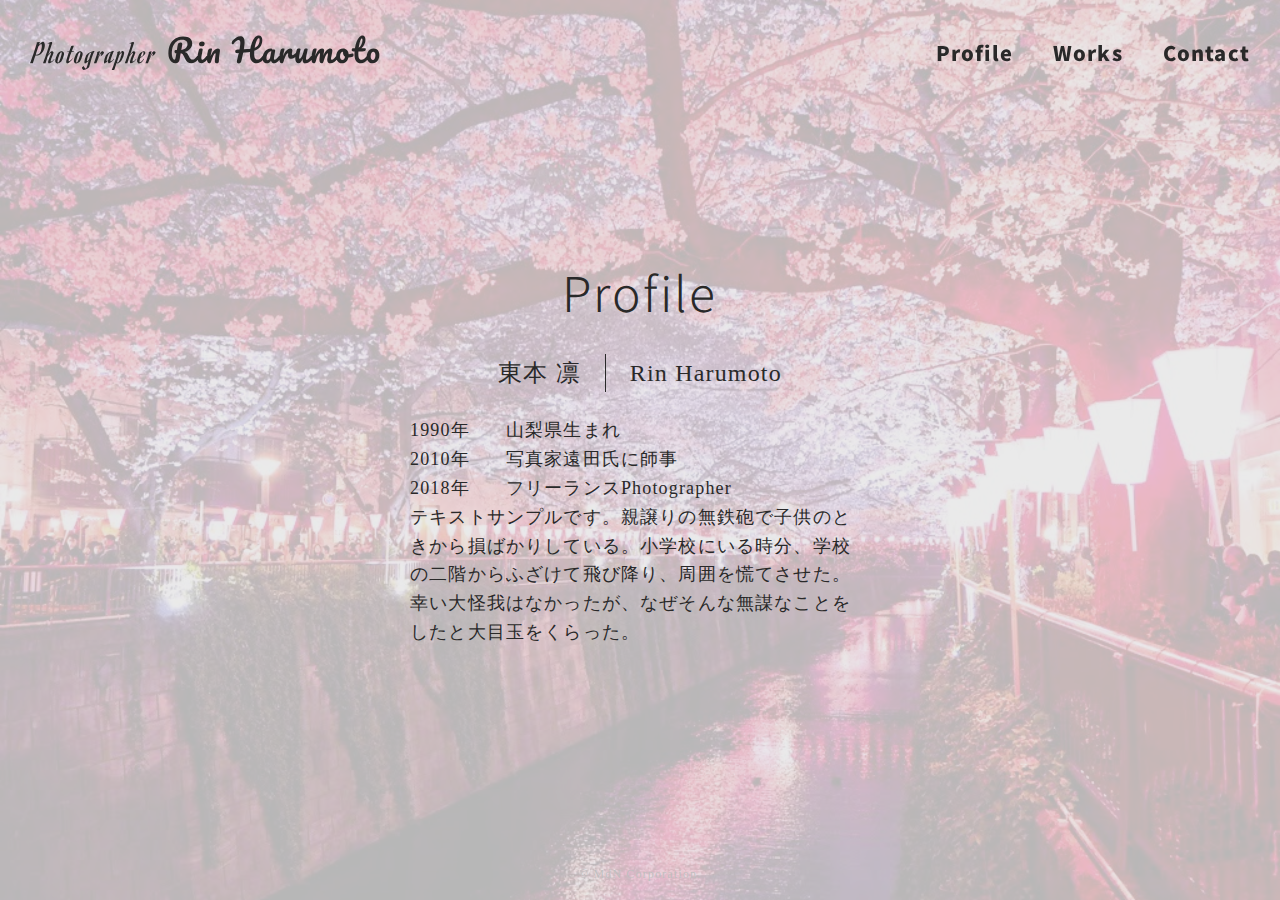
<file: profile.html>
<!DOCTYPE html>
<html lang="ja">

<head>
  <meta charset="UTF-8">
  <meta name="viewport" content="width=device-width">
  <title>Profile - Photographer Rin Harumoto</title>
  <link href="https://fonts.googleapis.com/css?family=Noto+Sans+JP:300,900&display=swap" rel="stylesheet">
  <link href="https://fonts.googleapis.com/css?family=Romanesco&display=swap" rel="stylesheet">
  <link rel="stylesheet" href="css/style.css">
  <script src="https://code.jquery.com/jquery-3.4.1.min.js"
    integrity="sha256-CSXorXvZcTkaix6Yvo6HppcZGetbYMGWSFlBw8HfCJo=" crossorigin="anonymous"></script>
  <script src="js/script.js" defer></script>
</head>

<body class="profile">
  <header class="header">
    <h1 class="header-logo">
      <a href="index.html">
        <!-- ロゴ画像（SVG）の記述 -->
        <svg class="sp" width="151" height="44" viewBox="0 0 151 44" fill="none" xmlns="http://www.w3.org/2000/svg">
          <path
            d="M6.59766 2.19531C6.82682 1.95182 7.07031 1.70475 7.32812 1.4541C7.58594 1.19629 7.83659 0.967122 8.08008 0.766602C8.33073 0.566081 8.56706 0.401367 8.78906 0.272461C9.01107 0.143555 9.19727 0.0791016 9.34766 0.0791016C9.52669 0.0791016 9.69499 0.150716 9.85254 0.293945C10.0173 0.430013 10.1605 0.61263 10.2822 0.841797C10.404 1.0638 10.4971 1.31803 10.5615 1.60449C10.6331 1.89095 10.6689 2.17741 10.6689 2.46387C10.6689 2.89355 10.6152 3.37337 10.5078 3.90332C10.4076 4.42611 10.2536 4.95605 10.0459 5.49316C9.83822 6.02311 9.57682 6.54232 9.26172 7.05078C8.94661 7.55208 8.57422 7.99967 8.14453 8.39355C7.71484 8.78743 7.22786 9.10254 6.68359 9.33887C6.13932 9.5752 5.53776 9.69336 4.87891 9.69336C4.62109 9.69336 4.37402 9.67188 4.1377 9.62891C3.9515 10.1732 3.77246 10.7067 3.60059 11.2295C3.43587 11.7451 3.27832 12.2357 3.12793 12.7012C2.9847 13.1595 2.84863 13.5856 2.71973 13.9795C2.59798 14.3662 2.49056 14.7064 2.39746 15C2.31152 15.0143 2.21842 15.0251 2.11816 15.0322C2.03223 15.0465 1.92839 15.0537 1.80664 15.0537C1.6849 15.0609 1.55241 15.0645 1.40918 15.0645C1.10124 15.0645 0.786133 15.043 0.463867 15L0.388672 14.8926C0.474609 14.735 0.603516 14.4307 0.775391 13.9795C0.947266 13.5212 1.15137 12.9733 1.3877 12.3359C1.61686 11.6914 1.86393 10.9824 2.12891 10.209C2.39388 9.43555 2.65885 8.65137 2.92383 7.85645C3.19596 7.05436 3.45736 6.27018 3.70801 5.50391C3.95866 4.73763 4.18424 4.03939 4.38477 3.40918C4.58529 2.77897 4.74642 2.24902 4.86816 1.81934C4.99707 1.38965 5.06868 1.11035 5.08301 0.981445C5.08301 0.924154 5.07227 0.874023 5.05078 0.831055C5.0293 0.780924 5.00065 0.745117 4.96484 0.723633V0.594727C5.1582 0.537435 5.33724 0.490885 5.50195 0.455078C5.66667 0.412109 5.83138 0.379883 5.99609 0.358398C6.16797 0.329753 6.35059 0.308268 6.54395 0.293945C6.7373 0.279622 6.95931 0.26888 7.20996 0.261719L7.25293 0.326172L6.59766 2.19531ZM4.35254 8.93066C4.55306 9.05957 4.80371 9.12402 5.10449 9.12402C5.49837 9.12402 5.85645 9.03092 6.17871 8.84473C6.50814 8.65853 6.80176 8.40788 7.05957 8.09277C7.31738 7.77767 7.53939 7.41602 7.72559 7.00781C7.91895 6.59245 8.0765 6.1556 8.19824 5.69727C8.32715 5.23893 8.42025 4.77702 8.47754 4.31152C8.54199 3.83887 8.57422 3.39128 8.57422 2.96875C8.57422 2.92578 8.57064 2.83268 8.56348 2.68945C8.55632 2.54622 8.53841 2.39941 8.50977 2.24902C8.48112 2.09147 8.43815 1.95182 8.38086 1.83008C8.32357 1.70833 8.24837 1.64746 8.15527 1.64746C8.02637 1.64746 7.8903 1.69401 7.74707 1.78711C7.60384 1.87305 7.44987 1.99121 7.28516 2.1416C7.1276 2.28483 6.95931 2.45312 6.78027 2.64648C6.6084 2.83268 6.42936 3.02604 6.24316 3.22656L4.35254 8.93066ZM13.8903 1.69043C13.8903 1.53288 13.8473 1.42546 13.7614 1.36816C13.6826 1.30371 13.5824 1.27507 13.4606 1.28223C13.3389 1.28939 13.2064 1.31803 13.0632 1.36816C12.9199 1.41113 12.7874 1.46126 12.6657 1.51855L12.5261 1.22852C13.2565 0.870443 13.8509 0.619792 14.3093 0.476562C14.7748 0.333333 15.097 0.261719 15.2761 0.261719C15.3262 0.261719 15.3835 0.283203 15.4479 0.326172C15.5195 0.361979 15.584 0.41569 15.6413 0.487305C15.6986 0.558919 15.7487 0.641276 15.7917 0.734375C15.8346 0.820312 15.8561 0.909831 15.8561 1.00293C15.8561 1.06022 15.7738 1.30013 15.6091 1.72266C15.4443 2.13802 15.2474 2.68587 15.0182 3.36621C14.832 3.94629 14.653 4.49414 14.4811 5.00977C14.3093 5.51823 14.1445 6.00879 13.987 6.48145C13.8294 6.94694 13.6755 7.39811 13.5251 7.83496C13.3747 8.26465 13.2243 8.69434 13.0739 9.12402C13.2959 8.83757 13.5287 8.54753 13.7721 8.25391C14.0156 7.95312 14.2484 7.68457 14.4704 7.44824C14.6924 7.21191 14.8965 7.01855 15.0827 6.86816C15.2761 6.71777 15.4372 6.64258 15.5661 6.64258C15.6162 6.64258 15.7022 6.66764 15.8239 6.71777C15.9528 6.76074 16.0853 6.83236 16.2214 6.93262C16.3574 7.02572 16.4756 7.14746 16.5759 7.29785C16.6833 7.44108 16.7406 7.61654 16.7477 7.82422C16.7477 7.89583 16.6976 8.06055 16.5973 8.31836C16.4971 8.57617 16.3718 8.88411 16.2214 9.24219C16.0781 9.60026 15.9206 9.99056 15.7487 10.4131C15.5768 10.8356 15.4157 11.251 15.2653 11.6592C15.1221 12.0674 15.0003 12.4469 14.9001 12.7979C14.7998 13.1488 14.7497 13.4352 14.7497 13.6572C14.7497 13.7432 14.7568 13.8076 14.7712 13.8506C14.7927 13.8864 14.8356 13.9043 14.9001 13.9043C14.9789 13.8971 15.097 13.8577 15.2546 13.7861C15.4121 13.7074 15.5947 13.5928 15.8024 13.4424C16.0101 13.292 16.2321 13.1094 16.4684 12.8945C16.7119 12.6725 16.9518 12.4147 17.1882 12.1211L17.4352 12.3359C17.1345 12.7155 16.7943 13.0771 16.4147 13.4209C16.0423 13.7575 15.6735 14.0547 15.3083 14.3125C14.943 14.5703 14.5993 14.7744 14.277 14.9248C13.9548 15.0752 13.6934 15.1504 13.4929 15.1504C13.457 15.1504 13.4105 15.1361 13.3532 15.1074C13.2959 15.0788 13.2386 15.0322 13.1813 14.9678C13.124 14.9033 13.0739 14.8138 13.0309 14.6992C12.988 14.5846 12.9665 14.4414 12.9665 14.2695C12.9665 14.1836 12.9772 14.0762 12.9987 13.9473C13.0202 13.8112 13.0453 13.6751 13.0739 13.5391C13.1026 13.3958 13.1312 13.2669 13.1598 13.1523C13.1957 13.0306 13.2207 12.9411 13.235 12.8838C13.2995 12.6331 13.389 12.3538 13.5036 12.0459C13.6253 11.7308 13.7542 11.4049 13.8903 11.0684C14.0264 10.7318 14.166 10.3988 14.3093 10.0693C14.4525 9.73275 14.5814 9.42122 14.696 9.13477C14.8106 8.84115 14.9037 8.58691 14.9753 8.37207C15.0469 8.15007 15.0827 7.98177 15.0827 7.86719C15.0827 7.76693 15.054 7.7168 14.9968 7.7168C14.9466 7.7168 14.8714 7.75977 14.7712 7.8457C14.6709 7.92448 14.5527 8.0319 14.4167 8.16797C14.2878 8.30404 14.1481 8.45801 13.9977 8.62988C13.8473 8.7946 13.697 8.96647 13.5466 9.14551C13.3962 9.31738 13.2529 9.48568 13.1169 9.65039C12.988 9.80794 12.8734 9.94759 12.7731 10.0693C12.5225 10.807 12.2647 11.5732 11.9997 12.3682C11.7419 13.1559 11.4697 14.0332 11.1833 15C11.1045 15.0143 11.0186 15.0251 10.9255 15.0322C10.7608 15.0537 10.5459 15.0645 10.2809 15.0645C10.1592 15.0645 10.0303 15.0573 9.89422 15.043C9.75815 15.0358 9.62566 15.0215 9.49676 15L9.42156 14.8926C9.45737 14.821 9.55047 14.5882 9.70086 14.1943C9.85125 13.7933 10.0374 13.2884 10.2595 12.6797C10.4743 12.071 10.7142 11.387 10.9792 10.6279C11.237 9.86882 11.502 9.09538 11.7741 8.30762C12.0462 7.51986 12.3076 6.74642 12.5583 5.9873C12.8161 5.22819 13.0417 4.54427 13.235 3.93555C13.4356 3.31966 13.5931 2.8112 13.7077 2.41016C13.8294 2.00911 13.8903 1.76921 13.8903 1.69043ZM19.056 9.41406C19.2279 8.9987 19.4392 8.6263 19.6898 8.29688C19.9405 7.96029 20.2162 7.67741 20.517 7.44824C20.8177 7.21191 21.1364 7.03288 21.473 6.91113C21.8096 6.78939 22.1498 6.72852 22.4935 6.72852C22.6439 6.72852 22.8086 6.77148 22.9877 6.85742C23.1739 6.9362 23.3457 7.0472 23.5033 7.19043C23.6608 7.33366 23.7897 7.50911 23.89 7.7168C23.9974 7.91732 24.0511 8.13932 24.0511 8.38281C24.0511 8.59049 24.0261 8.8304 23.9759 9.10254C23.9258 9.36751 23.8614 9.64323 23.7826 9.92969C23.7038 10.209 23.6179 10.4883 23.5248 10.7676C23.4317 11.0469 23.3421 11.3047 23.2562 11.541C23.1703 11.7702 23.0915 11.9671 23.0199 12.1318C22.9554 12.2965 22.9089 12.4076 22.8802 12.4648C22.7084 12.8874 22.4971 13.2633 22.2464 13.5928C21.9958 13.9222 21.7201 14.2051 21.4193 14.4414C21.1185 14.6706 20.7998 14.846 20.4632 14.9678C20.1338 15.0895 19.7972 15.1504 19.4535 15.1504C19.3031 15.1504 19.1384 15.111 18.9593 15.0322C18.7731 14.9535 18.6013 14.8424 18.4437 14.6992C18.2862 14.5488 18.1573 14.3734 18.057 14.1729C17.9496 13.9723 17.8959 13.7503 17.8959 13.5068C17.8959 13.292 17.9209 13.0521 17.9711 12.7871C18.0212 12.515 18.0856 12.2393 18.1644 11.96C18.2432 11.6735 18.3291 11.3906 18.4222 11.1113C18.5153 10.832 18.6048 10.5778 18.6908 10.3486C18.7767 10.1195 18.8519 9.92253 18.9164 9.75781C18.9808 9.58594 19.0274 9.47135 19.056 9.41406ZM22.0316 7.31934C21.8669 7.31934 21.6879 7.46615 21.4945 7.75977C21.3083 8.04622 21.1185 8.41504 20.9252 8.86621C20.739 9.31738 20.5563 9.81152 20.3773 10.3486C20.2054 10.8786 20.0515 11.3906 19.9154 11.8848C19.7865 12.3789 19.6791 12.8158 19.5931 13.1953C19.5143 13.5677 19.475 13.8184 19.475 13.9473C19.475 14.1549 19.5143 14.3053 19.5931 14.3984C19.6719 14.4915 19.7793 14.5381 19.9154 14.5381C20.0371 14.5381 20.166 14.4557 20.3021 14.291C20.4382 14.1191 20.5778 13.8936 20.7211 13.6143C20.8643 13.335 21.0039 13.0127 21.14 12.6475C21.2832 12.2822 21.4193 11.9062 21.5482 11.5195C21.6771 11.1257 21.7953 10.7354 21.9027 10.3486C22.0173 9.96191 22.114 9.60384 22.1927 9.27441C22.2787 8.94499 22.3431 8.66211 22.3861 8.42578C22.4362 8.18229 22.4613 8.014 22.4613 7.9209C22.4613 7.71322 22.4219 7.56283 22.3431 7.46973C22.2643 7.36947 22.1605 7.31934 22.0316 7.31934ZM30.8819 2.94727C30.7959 3.14779 30.6957 3.3877 30.5811 3.66699C30.4737 3.94629 30.3555 4.25065 30.2266 4.58008C30.0977 4.90951 29.9616 5.26042 29.8184 5.63281C29.6823 6.00521 29.5391 6.38477 29.3887 6.77148L30.8819 6.72852L30.6885 7.2334L29.2061 7.25488C28.9626 7.90658 28.7263 8.55827 28.4971 9.20996C28.2679 9.85449 28.0603 10.4561 27.8741 11.0146C27.695 11.5732 27.5482 12.0638 27.4336 12.4863C27.3262 12.9089 27.2725 13.2204 27.2725 13.4209C27.2725 13.5426 27.2868 13.6286 27.3155 13.6787C27.3441 13.7217 27.405 13.7432 27.4981 13.7432C27.5554 13.7432 27.6735 13.693 27.8526 13.5928C28.0388 13.4854 28.25 13.335 28.4864 13.1416C28.7299 12.9482 28.9805 12.7155 29.2383 12.4434C29.5033 12.1712 29.7504 11.8704 29.9795 11.541L30.2159 11.7666C29.9652 12.1318 29.6608 12.515 29.3028 12.916C28.9519 13.3099 28.5902 13.6751 28.2178 14.0117C27.8454 14.3411 27.4802 14.6133 27.1221 14.8281C26.7712 15.043 26.4704 15.1504 26.2198 15.1504C26.184 15.1504 26.1159 15.1325 26.0157 15.0967C25.9154 15.068 25.8366 15.0215 25.7793 14.957C25.7364 14.8997 25.6898 14.778 25.6397 14.5918C25.5824 14.4056 25.5538 14.1621 25.5538 13.8613C25.5538 13.6536 25.611 13.3206 25.7256 12.8623C25.833 12.404 25.9799 11.874 26.1661 11.2725C26.3451 10.6709 26.5492 10.0264 26.7784 9.33887C27.0147 8.64421 27.2546 7.95671 27.4981 7.27637L26.2627 7.29785L26.4346 6.83594L27.6485 6.81445L28.9913 3.18359C29.1273 3.13346 29.2992 3.09049 29.5069 3.05469C29.7146 3.01888 29.9187 2.98665 30.1192 2.95801C30.3555 2.92936 30.5954 2.9043 30.8389 2.88281C30.8389 2.89714 30.8461 2.90788 30.8604 2.91504C30.8747 2.9222 30.8819 2.93294 30.8819 2.94727ZM32.03 9.41406C32.2019 8.9987 32.4131 8.6263 32.6638 8.29688C32.9144 7.96029 33.1902 7.67741 33.4909 7.44824C33.7917 7.21191 34.1104 7.03288 34.447 6.91113C34.7836 6.78939 35.1238 6.72852 35.4675 6.72852C35.6179 6.72852 35.7826 6.77148 35.9616 6.85742C36.1478 6.9362 36.3197 7.0472 36.4773 7.19043C36.6348 7.33366 36.7637 7.50911 36.864 7.7168C36.9714 7.91732 37.0251 8.13932 37.0251 8.38281C37.0251 8.59049 37.0001 8.8304 36.9499 9.10254C36.8998 9.36751 36.8353 9.64323 36.7566 9.92969C36.6778 10.209 36.5918 10.4883 36.4988 10.7676C36.4057 11.0469 36.3161 11.3047 36.2302 11.541C36.1443 11.7702 36.0655 11.9671 35.9939 12.1318C35.9294 12.2965 35.8829 12.4076 35.8542 12.4648C35.6823 12.8874 35.4711 13.2633 35.2204 13.5928C34.9698 13.9222 34.6941 14.2051 34.3933 14.4414C34.0925 14.6706 33.7738 14.846 33.4372 14.9678C33.1078 15.0895 32.7712 15.1504 32.4275 15.1504C32.2771 15.1504 32.1124 15.111 31.9333 15.0322C31.7471 14.9535 31.5752 14.8424 31.4177 14.6992C31.2601 14.5488 31.1312 14.3734 31.031 14.1729C30.9236 13.9723 30.8698 13.7503 30.8698 13.5068C30.8698 13.292 30.8949 13.0521 30.945 12.7871C30.9952 12.515 31.0596 12.2393 31.1384 11.96C31.2172 11.6735 31.3031 11.3906 31.3962 11.1113C31.4893 10.832 31.5788 10.5778 31.6648 10.3486C31.7507 10.1195 31.8259 9.92253 31.8904 9.75781C31.9548 9.58594 32.0014 9.47135 32.03 9.41406ZM35.0056 7.31934C34.8409 7.31934 34.6618 7.46615 34.4685 7.75977C34.2823 8.04622 34.0925 8.41504 33.8991 8.86621C33.7129 9.31738 33.5303 9.81152 33.3513 10.3486C33.1794 10.8786 33.0254 11.3906 32.8894 11.8848C32.7605 12.3789 32.653 12.8158 32.5671 13.1953C32.4883 13.5677 32.4489 13.8184 32.4489 13.9473C32.4489 14.1549 32.4883 14.3053 32.5671 14.3984C32.6459 14.4915 32.7533 14.5381 32.8894 14.5381C33.0111 14.5381 33.14 14.4557 33.2761 14.291C33.4122 14.1191 33.5518 13.8936 33.695 13.6143C33.8383 13.335 33.9779 13.0127 34.114 12.6475C34.2572 12.2822 34.3933 11.9062 34.5222 11.5195C34.6511 11.1257 34.7693 10.7354 34.8767 10.3486C34.9913 9.96191 35.0879 9.60384 35.1667 9.27441C35.2527 8.94499 35.3171 8.66211 35.3601 8.42578C35.4102 8.18229 35.4353 8.014 35.4353 7.9209C35.4353 7.71322 35.3959 7.56283 35.3171 7.46973C35.2383 7.36947 35.1345 7.31934 35.0056 7.31934ZM42.9965 12.3789C42.8819 12.7585 42.7637 13.1631 42.642 13.5928C42.5274 14.0153 42.4128 14.4414 42.2982 14.8711C42.1837 15.3008 42.0727 15.7197 41.9652 16.1279C41.8578 16.5433 41.754 16.9229 41.6537 17.2666C41.5821 17.5173 41.446 17.7536 41.2455 17.9756C41.0521 18.1976 40.823 18.3981 40.558 18.5771C40.3002 18.7633 40.0245 18.9281 39.7309 19.0713C39.4372 19.2217 39.1651 19.3434 38.9145 19.4365C38.6638 19.5368 38.449 19.612 38.2699 19.6621C38.0909 19.7194 37.9799 19.748 37.9369 19.748C37.8725 19.748 37.7865 19.7409 37.6791 19.7266C37.5645 19.7122 37.475 19.6836 37.4105 19.6406C37.3318 19.5977 37.2458 19.5153 37.1527 19.3936C37.0525 19.279 36.9594 19.1429 36.8734 18.9854C36.7803 18.8278 36.698 18.6595 36.6264 18.4805C36.5476 18.3086 36.4939 18.1475 36.4652 17.9971L37.765 16.9121C37.9011 17.2559 38.0479 17.5602 38.2055 17.8252C38.2699 17.9398 38.3415 18.0508 38.4203 18.1582C38.4991 18.2728 38.5814 18.373 38.6674 18.459C38.7533 18.5449 38.8428 18.613 38.9359 18.6631C39.029 18.7132 39.1221 18.7383 39.2152 18.7383C39.2868 18.7383 39.3513 18.7096 39.4086 18.6523C39.473 18.5951 39.5303 18.5199 39.5805 18.4268C39.6378 18.3408 39.6915 18.237 39.7416 18.1152C39.7917 18.0007 39.8419 17.8789 39.892 17.75C39.9493 17.5853 40.0137 17.3848 40.0854 17.1484C40.1641 16.9193 40.2429 16.6686 40.3217 16.3965C40.4076 16.1315 40.49 15.8558 40.5687 15.5693C40.6547 15.2829 40.737 15 40.8158 14.7207C40.8946 14.4414 40.9662 14.1764 41.0307 13.9258C41.1023 13.668 41.1631 13.4388 41.2133 13.2383C40.9626 13.5462 40.7012 13.8219 40.4291 14.0654C40.157 14.3018 39.8992 14.5023 39.6557 14.667C39.4122 14.8245 39.1973 14.9427 39.0111 15.0215C38.8178 15.1074 38.6781 15.1504 38.5922 15.1504C38.5349 15.1504 38.4883 15.1289 38.4525 15.0859C38.4096 15.043 38.3738 14.9857 38.3451 14.9141C38.3093 14.8424 38.2842 14.7673 38.2699 14.6885C38.2484 14.6097 38.2341 14.5309 38.227 14.4521C38.2055 14.2015 38.2162 13.9294 38.2592 13.6357C38.295 13.335 38.3487 13.0306 38.4203 12.7227C38.4919 12.4147 38.5743 12.1139 38.6674 11.8203C38.7533 11.5195 38.8393 11.2474 38.9252 11.0039C39.0111 10.7533 39.0863 10.542 39.1508 10.3701C39.2152 10.1982 39.2582 10.0837 39.2797 10.0264C39.3083 9.94043 39.3549 9.84017 39.4193 9.72559C39.4909 9.60384 39.5697 9.48568 39.6557 9.37109C39.7416 9.24935 39.8275 9.13477 39.9135 9.02734C40.0066 8.91276 40.0961 8.8125 40.182 8.72656C40.3396 8.57617 40.5473 8.41504 40.8051 8.24316C41.0701 8.07129 41.3565 7.90299 41.6645 7.73828C41.9724 7.57357 42.2875 7.41243 42.6098 7.25488C42.9392 7.09733 43.2507 6.96126 43.5443 6.84668C43.838 6.7321 44.0993 6.639 44.3285 6.56738C44.5577 6.49577 44.7296 6.45996 44.8441 6.45996C44.9444 6.45996 45.0303 6.46354 45.102 6.4707C45.1807 6.47786 45.2416 6.48861 45.2846 6.50293L45.3061 6.55664C45.1986 6.69271 45.0697 6.91829 44.9193 7.2334C44.7761 7.5485 44.6257 7.90658 44.4682 8.30762C44.3106 8.7015 44.1495 9.11686 43.9848 9.55371C43.8272 9.99056 43.6804 10.4023 43.5443 10.7891C43.4083 11.1758 43.2901 11.5124 43.1898 11.7988C43.0896 12.0853 43.0251 12.2786 42.9965 12.3789ZM40.0316 13.5928C40.0889 13.5928 40.1713 13.5605 40.2787 13.4961C40.3933 13.4316 40.515 13.3493 40.6439 13.249C40.7729 13.1488 40.9053 13.0342 41.0414 12.9053C41.1775 12.7692 41.3028 12.6331 41.4174 12.4971C41.489 12.2464 41.5678 11.9707 41.6537 11.6699C41.7468 11.3691 41.8435 11.0612 41.9437 10.7461C42.044 10.431 42.1479 10.1159 42.2553 9.80078C42.3627 9.48568 42.4665 9.18848 42.5668 8.90918C42.6671 8.62272 42.7637 8.36491 42.8568 8.13574C42.9499 7.89941 43.0323 7.70247 43.1039 7.54492C43.0466 7.55924 42.9714 7.58073 42.8783 7.60938C42.7924 7.63086 42.6921 7.66309 42.5775 7.70605C42.4701 7.74186 42.3555 7.79199 42.2338 7.85645C42.112 7.91374 41.9939 7.98535 41.8793 8.07129C41.6859 8.22168 41.5033 8.44727 41.3314 8.74805C41.1596 9.04883 41.002 9.389 40.8588 9.76855C40.7156 10.141 40.5831 10.5277 40.4613 10.9287C40.3467 11.3298 40.2465 11.7021 40.1605 12.0459C40.0818 12.3896 40.0209 12.6833 39.9779 12.9268C39.935 13.1702 39.9135 13.3171 39.9135 13.3672C39.9135 13.4245 39.9171 13.4782 39.9242 13.5283C39.9385 13.5713 39.9743 13.5928 40.0316 13.5928ZM46.5723 15C46.4936 15.0143 46.4076 15.0251 46.3145 15.0322C46.1498 15.0537 45.935 15.0645 45.67 15.0645C45.5483 15.0645 45.4194 15.0573 45.2833 15.043C45.1472 15.0358 45.0111 15.0215 44.8751 15L44.8106 14.8926C44.8464 14.821 44.9109 14.6742 45.004 14.4521C45.0899 14.2301 45.1938 13.9616 45.3155 13.6465C45.4301 13.3314 45.5554 12.9805 45.6915 12.5938C45.8276 12.207 45.9672 11.8132 46.1104 11.4121C46.2465 11.0111 46.379 10.6172 46.5079 10.2305C46.6296 9.84375 46.7406 9.48926 46.8409 9.16699C46.9412 8.84473 47.0199 8.57259 47.0772 8.35059C47.1345 8.12142 47.1632 7.96745 47.1632 7.88867C47.1632 7.8099 47.156 7.74902 47.1417 7.70605C47.1274 7.66309 47.113 7.6237 47.0987 7.58789C47.0772 7.55924 47.0557 7.5306 47.0343 7.50195V7.34082C47.199 7.24056 47.3888 7.15104 47.6036 7.07227C47.8256 6.99349 48.0404 6.92904 48.2481 6.87891C48.4845 6.82161 48.7315 6.77148 48.9893 6.72852L49.043 6.79297C49.043 6.85742 49.0251 6.95768 48.9893 7.09375C48.9607 7.22982 48.9213 7.38379 48.8712 7.55566C48.821 7.72038 48.7673 7.89225 48.71 8.07129C48.6527 8.25033 48.5955 8.41862 48.5382 8.57617C48.488 8.73372 48.4415 8.86979 48.3985 8.98438C48.3627 9.09896 48.3412 9.17415 48.3341 9.20996C48.1765 9.63249 48.0225 10.0765 47.8722 10.542C47.7218 11.0075 47.5749 11.473 47.4317 11.9385C47.5964 11.5303 47.7683 11.1185 47.9473 10.7031C48.1335 10.2806 48.3197 9.87598 48.5059 9.48926C48.6921 9.09538 48.8819 8.72656 49.0753 8.38281C49.2758 8.0319 49.4692 7.73112 49.6554 7.48047C49.8416 7.22266 50.0242 7.01855 50.2032 6.86816C50.3894 6.71777 50.5649 6.64258 50.7296 6.64258C50.7797 6.64258 50.8549 6.66406 50.9552 6.70703C51.0554 6.74284 51.1593 6.79655 51.2667 6.86816C51.3741 6.93978 51.4779 7.0293 51.5782 7.13672C51.6856 7.23698 51.7716 7.35156 51.836 7.48047C51.8647 7.52344 51.8396 7.64518 51.7608 7.8457C51.682 8.03906 51.5531 8.27181 51.3741 8.54395C51.1951 8.80892 50.9695 9.0918 50.6973 9.39258C50.4252 9.6862 50.1065 9.95833 49.7413 10.209L49.4727 10.0693C49.5873 9.83301 49.6768 9.63249 49.7413 9.46777C49.8129 9.2959 49.8666 9.14909 49.9024 9.02734C49.9382 8.89844 49.9597 8.78743 49.9669 8.69434C49.9812 8.60124 49.9884 8.51172 49.9884 8.42578C49.9884 8.31836 49.9561 8.26465 49.8917 8.26465C49.7914 8.26465 49.6625 8.36491 49.505 8.56543C49.3546 8.75879 49.1863 9.02376 49.0001 9.36035C48.821 9.69694 48.6277 10.0908 48.42 10.542C48.2195 10.986 48.0118 11.4587 47.797 11.96C47.5893 12.4541 47.378 12.9626 47.1632 13.4854C46.9555 14.0081 46.7585 14.513 46.5723 15ZM58.9675 12.1641C58.6524 12.5436 58.3123 12.9124 57.947 13.2705C57.589 13.6214 57.2345 13.9329 56.8836 14.2051C56.5398 14.4772 56.2175 14.6956 55.9168 14.8604C55.616 15.0251 55.3653 15.1074 55.1648 15.1074C55.1218 15.1074 55.0681 15.0859 55.0037 15.043C54.9392 15.0072 54.8963 14.9714 54.8748 14.9355C54.796 14.7923 54.7387 14.6133 54.7029 14.3984C54.6742 14.1764 54.6599 13.9723 54.6599 13.7861C54.6599 13.7288 54.6671 13.6501 54.6814 13.5498C54.7029 13.4424 54.7244 13.3314 54.7459 13.2168C54.5095 13.4674 54.2625 13.7109 54.0047 13.9473C53.754 14.1764 53.5105 14.3805 53.2742 14.5596C53.045 14.7386 52.8409 14.8818 52.6619 14.9893C52.4757 15.0967 52.3396 15.1504 52.2537 15.1504C52.1964 15.1504 52.1498 15.1289 52.114 15.0859C52.0711 15.043 52.0352 14.9857 52.0066 14.9141C51.9708 14.8424 51.9457 14.7673 51.9314 14.6885C51.9099 14.6097 51.8956 14.5309 51.8884 14.4521C51.867 14.2015 51.8777 13.9294 51.9207 13.6357C51.9565 13.335 52.0102 13.0306 52.0818 12.7227C52.1534 12.4147 52.2358 12.1139 52.3289 11.8203C52.4148 11.5195 52.5007 11.2474 52.5867 11.0039C52.6726 10.7533 52.7478 10.542 52.8123 10.3701C52.8767 10.1982 52.9197 10.0837 52.9412 10.0264C52.9698 9.94043 53.0164 9.84017 53.0808 9.72559C53.1524 9.60384 53.2312 9.48568 53.3172 9.37109C53.4031 9.24935 53.489 9.13477 53.575 9.02734C53.6681 8.91276 53.7576 8.8125 53.8435 8.72656C54.0011 8.57617 54.2052 8.41504 54.4558 8.24316C54.7065 8.07129 54.9786 7.90299 55.2722 7.73828C55.573 7.57357 55.881 7.41243 56.1961 7.25488C56.5112 7.09733 56.8084 6.96126 57.0877 6.84668C57.3741 6.7321 57.6283 6.639 57.8504 6.56738C58.0724 6.49577 58.2407 6.45996 58.3552 6.45996C58.4555 6.45996 58.5414 6.46354 58.613 6.4707C58.6918 6.47786 58.7527 6.48861 58.7957 6.50293L58.8172 6.55664C58.7384 6.6569 58.6417 6.82878 58.5271 7.07227C58.4125 7.31576 58.2872 7.59863 58.1511 7.9209C58.0151 8.24316 57.8754 8.59766 57.7322 8.98438C57.589 9.37109 57.4457 9.76139 57.3025 10.1553C57.1664 10.5492 57.0375 10.9359 56.9158 11.3154C56.794 11.6878 56.683 12.028 56.5828 12.3359C56.4897 12.6439 56.4145 12.9053 56.3572 13.1201C56.3071 13.3278 56.282 13.4639 56.282 13.5283C56.282 13.6572 56.3357 13.7217 56.4431 13.7217C56.5147 13.7145 56.6293 13.6751 56.7869 13.6035C56.9444 13.5247 57.127 13.4102 57.3347 13.2598C57.5424 13.1094 57.7644 12.9268 58.0007 12.7119C58.2442 12.4899 58.4877 12.2321 58.7312 11.9385L58.9675 12.1641ZM53.6931 13.5928C53.7504 13.5928 53.8256 13.5605 53.9187 13.4961C54.0118 13.4316 54.1121 13.3493 54.2195 13.249C54.3269 13.1488 54.4415 13.0342 54.5632 12.9053C54.685 12.7692 54.8032 12.6331 54.9177 12.4971C54.9894 12.2464 55.0681 11.9707 55.1541 11.6699C55.2472 11.3691 55.3438 11.0612 55.4441 10.7461C55.5444 10.431 55.6482 10.1159 55.7556 9.80078C55.863 9.48568 55.9669 9.18848 56.0672 8.90918C56.1746 8.62272 56.2748 8.36491 56.3679 8.13574C56.461 7.89941 56.5434 7.70247 56.615 7.54492C56.5004 7.58073 56.35 7.63444 56.1638 7.70605C55.9776 7.77051 55.7699 7.89225 55.5408 8.07129C55.3474 8.22168 55.1648 8.44727 54.9929 8.74805C54.8211 9.04883 54.6635 9.389 54.5203 9.76855C54.377 10.141 54.2446 10.5277 54.1228 10.9287C54.0082 11.3298 53.908 11.7021 53.822 12.0459C53.7433 12.3896 53.6824 12.6833 53.6394 12.9268C53.5964 13.1702 53.575 13.3171 53.575 13.3672C53.575 13.4245 53.5785 13.4782 53.5857 13.5283C53.6 13.5713 53.6358 13.5928 53.6931 13.5928ZM59.0844 19.6406C58.9555 19.6979 58.8123 19.7373 58.6547 19.7588C58.49 19.7874 58.3253 19.8053 58.1606 19.8125C57.9959 19.8268 57.8419 19.8304 57.6987 19.8232C57.5483 19.8232 57.423 19.8232 57.3227 19.8232L57.2582 19.7051C57.3728 19.4759 57.5268 19.1143 57.7202 18.6201C57.9064 18.1331 58.1212 17.5566 58.3647 16.8906C58.601 16.2318 58.8552 15.512 59.1274 14.7314C59.3924 13.9508 59.6645 13.1523 59.9438 12.3359C60.0799 11.9206 60.2231 11.4837 60.3735 11.0254C60.5239 10.5671 60.6599 10.1338 60.7817 9.72559C60.9034 9.31738 61.0037 8.95931 61.0825 8.65137C61.1684 8.33626 61.2114 8.12142 61.2114 8.00684C61.2114 7.92806 61.2006 7.86003 61.1791 7.80273C61.1648 7.73828 61.1469 7.68457 61.1254 7.6416C61.0968 7.59147 61.0681 7.54492 61.0395 7.50195V7.34082C61.197 7.24056 61.3868 7.15104 61.6088 7.07227C61.8308 6.99349 62.0457 6.92904 62.2534 6.87891C62.4897 6.82161 62.7368 6.77148 62.9946 6.72852L63.0375 6.79297C63.0375 6.86458 63.0268 6.96842 63.0053 7.10449C62.9838 7.2334 62.9552 7.38021 62.9194 7.54492C62.8907 7.70964 62.8549 7.88151 62.812 8.06055C62.7761 8.23242 62.7368 8.39714 62.6938 8.55469C62.9015 8.26823 63.0984 7.99967 63.2846 7.74902C63.4708 7.49121 63.6498 7.26921 63.8217 7.08301C63.9936 6.88965 64.1547 6.73926 64.3051 6.63184C64.4627 6.51725 64.6131 6.45996 64.7563 6.45996C64.8494 6.45996 64.9604 6.49935 65.0893 6.57812C65.2182 6.64974 65.3399 6.74642 65.4545 6.86816C65.5763 6.98275 65.6765 7.11523 65.7553 7.26562C65.8413 7.40885 65.8842 7.55208 65.8842 7.69531C65.8842 7.94596 65.8556 8.22168 65.7983 8.52246C65.7482 8.81608 65.6801 9.11328 65.5942 9.41406C65.5082 9.70768 65.4151 9.99772 65.3149 10.2842C65.2146 10.5706 65.1179 10.832 65.0248 11.0684C64.9317 11.2975 64.8458 11.4945 64.767 11.6592C64.6954 11.8239 64.6489 11.9313 64.6274 11.9814C64.4197 12.4541 64.1726 12.8838 63.8862 13.2705C63.6069 13.6572 63.3168 13.9902 63.0161 14.2695C62.7153 14.5488 62.4181 14.7673 62.1245 14.9248C61.838 15.0752 61.5873 15.1504 61.3725 15.1504C61.1505 15.1504 60.9858 15.1253 60.8784 15.0752C60.7709 15.0251 60.6778 14.9714 60.5991 14.9141C60.4916 15.2363 60.3842 15.5622 60.2768 15.8916C60.1622 16.221 60.0441 16.5684 59.9223 16.9336C59.8006 17.306 59.6717 17.7106 59.5356 18.1475C59.3995 18.5915 59.2491 19.0892 59.0844 19.6406ZM64.0795 7.58789C64.0079 7.58789 63.9148 7.64876 63.8002 7.77051C63.6928 7.88509 63.5675 8.03906 63.4243 8.23242C63.281 8.41862 63.1235 8.62988 62.9516 8.86621C62.7869 9.10254 62.6114 9.33529 62.4252 9.56445C62.3321 9.86523 62.214 10.2305 62.0707 10.6602C61.9347 11.0827 61.7914 11.5195 61.6411 11.9707C61.4978 12.4147 61.3582 12.848 61.2221 13.2705C61.086 13.6859 60.975 14.0368 60.8891 14.3232C60.9536 14.402 61.0359 14.4701 61.1362 14.5273C61.2364 14.5775 61.3439 14.6025 61.4584 14.6025C61.6375 14.6025 61.8273 14.4665 62.0278 14.1943C62.2355 13.915 62.4396 13.5605 62.6401 13.1309C62.8478 12.7012 63.0447 12.2285 63.2309 11.7129C63.4243 11.1901 63.5926 10.6852 63.7358 10.1982C63.879 9.71126 63.9936 9.27441 64.0795 8.8877C64.1655 8.49382 64.2084 8.20736 64.2084 8.02832C64.2084 7.99967 64.2049 7.96387 64.1977 7.9209C64.1977 7.87077 64.1905 7.82064 64.1762 7.77051C64.1691 7.72038 64.1583 7.67741 64.144 7.6416C64.1297 7.60579 64.1082 7.58789 64.0795 7.58789ZM70.8351 1.69043C70.8351 1.53288 70.7921 1.42546 70.7062 1.36816C70.6274 1.30371 70.5271 1.27507 70.4054 1.28223C70.2836 1.28939 70.1512 1.31803 70.0079 1.36816C69.8647 1.41113 69.7322 1.46126 69.6105 1.51855L69.4708 1.22852C70.2013 0.870443 70.7957 0.619792 71.254 0.476562C71.7195 0.333333 72.0418 0.261719 72.2208 0.261719C72.2709 0.261719 72.3282 0.283203 72.3927 0.326172C72.4643 0.361979 72.5288 0.41569 72.5861 0.487305C72.6433 0.558919 72.6935 0.641276 72.7364 0.734375C72.7794 0.820312 72.8009 0.909831 72.8009 1.00293C72.8009 1.06022 72.7185 1.30013 72.5538 1.72266C72.3891 2.13802 72.1922 2.68587 71.963 3.36621C71.7768 3.94629 71.5978 4.49414 71.4259 5.00977C71.254 5.51823 71.0893 6.00879 70.9318 6.48145C70.7742 6.94694 70.6202 7.39811 70.4698 7.83496C70.3195 8.26465 70.1691 8.69434 70.0187 9.12402C70.2407 8.83757 70.4734 8.54753 70.7169 8.25391C70.9604 7.95312 71.1931 7.68457 71.4152 7.44824C71.6372 7.21191 71.8413 7.01855 72.0275 6.86816C72.2208 6.71777 72.382 6.64258 72.5109 6.64258C72.561 6.64258 72.6469 6.66764 72.7687 6.71777C72.8976 6.76074 73.0301 6.83236 73.1661 6.93262C73.3022 7.02572 73.4204 7.14746 73.5206 7.29785C73.628 7.44108 73.6853 7.61654 73.6925 7.82422C73.6925 7.89583 73.6424 8.06055 73.5421 8.31836C73.4418 8.57617 73.3165 8.88411 73.1661 9.24219C73.0229 9.60026 72.8653 9.99056 72.6935 10.4131C72.5216 10.8356 72.3605 11.251 72.2101 11.6592C72.0668 12.0674 71.9451 12.4469 71.8448 12.7979C71.7446 13.1488 71.6945 13.4352 71.6945 13.6572C71.6945 13.7432 71.7016 13.8076 71.7159 13.8506C71.7374 13.8864 71.7804 13.9043 71.8448 13.9043C71.9236 13.8971 72.0418 13.8577 72.1993 13.7861C72.3569 13.7074 72.5395 13.5928 72.7472 13.4424C72.9549 13.292 73.1769 13.1094 73.4132 12.8945C73.6567 12.6725 73.8966 12.4147 74.1329 12.1211L74.38 12.3359C74.0792 12.7155 73.739 13.0771 73.3595 13.4209C72.9871 13.7575 72.6183 14.0547 72.253 14.3125C71.8878 14.5703 71.5441 14.7744 71.2218 14.9248C70.8995 15.0752 70.6381 15.1504 70.4376 15.1504C70.4018 15.1504 70.3553 15.1361 70.298 15.1074C70.2407 15.0788 70.1834 15.0322 70.1261 14.9678C70.0688 14.9033 70.0187 14.8138 69.9757 14.6992C69.9327 14.5846 69.9112 14.4414 69.9112 14.2695C69.9112 14.1836 69.922 14.0762 69.9435 13.9473C69.965 13.8112 69.99 13.6751 70.0187 13.5391C70.0473 13.3958 70.076 13.2669 70.1046 13.1523C70.1404 13.0306 70.1655 12.9411 70.1798 12.8838C70.2443 12.6331 70.3338 12.3538 70.4484 12.0459C70.5701 11.7308 70.699 11.4049 70.8351 11.0684C70.9711 10.7318 71.1108 10.3988 71.254 10.0693C71.3972 9.73275 71.5262 9.42122 71.6407 9.13477C71.7553 8.84115 71.8484 8.58691 71.92 8.37207C71.9917 8.15007 72.0275 7.98177 72.0275 7.86719C72.0275 7.76693 71.9988 7.7168 71.9415 7.7168C71.8914 7.7168 71.8162 7.75977 71.7159 7.8457C71.6157 7.92448 71.4975 8.0319 71.3614 8.16797C71.2325 8.30404 71.0929 8.45801 70.9425 8.62988C70.7921 8.7946 70.6417 8.96647 70.4913 9.14551C70.3409 9.31738 70.1977 9.48568 70.0616 9.65039C69.9327 9.80794 69.8181 9.94759 69.7179 10.0693C69.4672 10.807 69.2094 11.5732 68.9445 12.3682C68.6866 13.1559 68.4145 14.0332 68.128 15C68.0493 15.0143 67.9633 15.0251 67.8702 15.0322C67.7055 15.0537 67.4907 15.0645 67.2257 15.0645C67.104 15.0645 66.975 15.0573 66.839 15.043C66.7029 15.0358 66.5704 15.0215 66.4415 15L66.3663 14.8926C66.4021 14.821 66.4952 14.5882 66.6456 14.1943C66.796 13.7933 66.9822 13.2884 67.2042 12.6797C67.4191 12.071 67.659 11.387 67.9239 10.6279C68.1818 9.86882 68.4467 9.09538 68.7189 8.30762C68.991 7.51986 69.2524 6.74642 69.503 5.9873C69.7609 5.22819 69.9864 4.54427 70.1798 3.93555C70.3803 3.31966 70.5379 2.8112 70.6525 2.41016C70.7742 2.00911 70.8351 1.76921 70.8351 1.69043ZM76.2264 15.1504C76.0688 15.1504 75.9113 15.1003 75.7537 15C75.5962 14.8926 75.4529 14.7601 75.324 14.6025C75.1951 14.4378 75.0913 14.2588 75.0125 14.0654C74.9266 13.8721 74.8836 13.6859 74.8836 13.5068C74.8836 13.292 74.9122 13.0485 74.9695 12.7764C75.0197 12.5042 75.0877 12.2214 75.1736 11.9277C75.2524 11.6341 75.3419 11.3441 75.4422 11.0576C75.5424 10.7712 75.6391 10.5098 75.7322 10.2734C75.8182 10.0299 75.8969 9.82227 75.9686 9.65039C76.033 9.47852 76.0796 9.36393 76.1082 9.30664C76.2514 8.96289 76.4734 8.62988 76.7742 8.30762C77.0822 7.98535 77.4152 7.69889 77.7732 7.44824C78.1385 7.19759 78.5037 6.99707 78.8689 6.84668C79.2413 6.69629 79.5672 6.62109 79.8465 6.62109C80.0756 6.62109 80.2618 6.74642 80.4051 6.99707C80.5483 7.24772 80.6199 7.56283 80.6199 7.94238C80.6199 8.13574 80.5734 8.32552 80.4803 8.51172C80.3943 8.69792 80.2797 8.87337 80.1365 9.03809C80.0005 9.2028 79.8501 9.35677 79.6853 9.5C79.5278 9.64323 79.3774 9.76855 79.2342 9.87598L76.9891 11.5947C76.8602 12.0817 76.7527 12.515 76.6668 12.8945C76.588 13.2669 76.5486 13.5212 76.5486 13.6572C76.5486 13.8649 76.5773 14.0225 76.6346 14.1299C76.6919 14.2373 76.81 14.291 76.9891 14.291C77.3686 14.291 77.7625 14.1048 78.1707 13.7324C78.5789 13.3529 78.9764 12.7477 79.3631 11.917L79.6746 12.1211C79.4812 12.5723 79.2557 12.984 78.9978 13.3564C78.7472 13.7288 78.4751 14.0475 78.1814 14.3125C77.8878 14.5775 77.5727 14.7852 77.2361 14.9355C76.9067 15.0788 76.5701 15.1504 76.2264 15.1504ZM79.0623 7.2334C78.9191 7.2334 78.7651 7.3444 78.6004 7.56641C78.4357 7.78841 78.271 8.07845 78.1062 8.43652C77.9415 8.78743 77.7804 9.18848 77.6228 9.63965C77.4653 10.0837 77.3221 10.5277 77.1932 10.9717L79.0193 9.52148C79.1053 9.21354 79.184 8.91276 79.2557 8.61914C79.3273 8.31836 79.3631 8.09277 79.3631 7.94238C79.3631 7.86361 79.3559 7.78483 79.3416 7.70605C79.3344 7.62012 79.3201 7.54134 79.2986 7.46973C79.2771 7.39811 79.2449 7.34082 79.202 7.29785C79.1661 7.25488 79.1196 7.2334 79.0623 7.2334ZM82.4985 15C82.4197 15.0143 82.3338 15.0251 82.2407 15.0322C82.076 15.0537 81.8612 15.0645 81.5962 15.0645C81.4744 15.0645 81.3455 15.0573 81.2095 15.043C81.0734 15.0358 80.9373 15.0215 80.8013 15L80.7368 14.8926C80.7726 14.821 80.8371 14.6742 80.9302 14.4521C81.0161 14.2301 81.1199 13.9616 81.2417 13.6465C81.3563 13.3314 81.4816 12.9805 81.6177 12.5938C81.7537 12.207 81.8934 11.8132 82.0366 11.4121C82.1727 11.0111 82.3052 10.6172 82.4341 10.2305C82.5558 9.84375 82.6668 9.48926 82.7671 9.16699C82.8673 8.84473 82.9461 8.57259 83.0034 8.35059C83.0607 8.12142 83.0893 7.96745 83.0893 7.88867C83.0893 7.8099 83.0822 7.74902 83.0679 7.70605C83.0535 7.66309 83.0392 7.6237 83.0249 7.58789C83.0034 7.55924 82.9819 7.5306 82.9604 7.50195V7.34082C83.1251 7.24056 83.3149 7.15104 83.5298 7.07227C83.7518 6.99349 83.9666 6.92904 84.1743 6.87891C84.4106 6.82161 84.6577 6.77148 84.9155 6.72852L84.9692 6.79297C84.9692 6.85742 84.9513 6.95768 84.9155 7.09375C84.8869 7.22982 84.8475 7.38379 84.7973 7.55566C84.7472 7.72038 84.6935 7.89225 84.6362 8.07129C84.5789 8.25033 84.5216 8.41862 84.4643 8.57617C84.4142 8.73372 84.3677 8.86979 84.3247 8.98438C84.2889 9.09896 84.2674 9.17415 84.2602 9.20996C84.1027 9.63249 83.9487 10.0765 83.7983 10.542C83.6479 11.0075 83.5011 11.473 83.3579 11.9385C83.5226 11.5303 83.6945 11.1185 83.8735 10.7031C84.0597 10.2806 84.2459 9.87598 84.4321 9.48926C84.6183 9.09538 84.8081 8.72656 85.0014 8.38281C85.202 8.0319 85.3953 7.73112 85.5815 7.48047C85.7677 7.22266 85.9503 7.01855 86.1294 6.86816C86.3156 6.71777 86.491 6.64258 86.6557 6.64258C86.7059 6.64258 86.7811 6.66406 86.8813 6.70703C86.9816 6.74284 87.0854 6.79655 87.1929 6.86816C87.3003 6.93978 87.4041 7.0293 87.5044 7.13672C87.6118 7.23698 87.6977 7.35156 87.7622 7.48047C87.7908 7.52344 87.7658 7.64518 87.687 7.8457C87.6082 8.03906 87.4793 8.27181 87.3003 8.54395C87.1212 8.80892 86.8957 9.0918 86.6235 9.39258C86.3514 9.6862 86.0327 9.95833 85.6675 10.209L85.3989 10.0693C85.5135 9.83301 85.603 9.63249 85.6675 9.46777C85.7391 9.2959 85.7928 9.14909 85.8286 9.02734C85.8644 8.89844 85.8859 8.78743 85.8931 8.69434C85.9074 8.60124 85.9145 8.51172 85.9145 8.42578C85.9145 8.31836 85.8823 8.26465 85.8179 8.26465C85.7176 8.26465 85.5887 8.36491 85.4311 8.56543C85.2807 8.75879 85.1125 9.02376 84.9263 9.36035C84.7472 9.69694 84.5539 10.0908 84.3462 10.542C84.1457 10.986 83.938 11.4587 83.7231 11.96C83.5154 12.4541 83.3042 12.9626 83.0893 13.4854C82.8817 14.0081 82.6847 14.513 82.4985 15ZM23.582 38.094C23.7727 38.094 23.9193 38.182 24.022 38.358C24.1393 38.534 24.198 38.776 24.198 39.084C24.198 39.656 24.0587 40.1107 23.78 40.448C23.076 41.2987 22.3647 41.9587 21.646 42.428C20.9273 42.8827 20.0767 43.11 19.094 43.11C18.1407 43.11 17.3267 42.8533 16.652 42.34C15.992 41.8267 15.3613 40.9467 14.76 39.7C14.276 38.7027 13.8947 37.9693 13.616 37.5C13.3373 37.016 13.0587 36.6713 12.78 36.466C12.516 36.2607 12.186 36.136 11.79 36.092C11.7313 36.4 11.5627 37.368 11.284 38.996C11.1667 39.7293 11.0933 40.1767 11.064 40.338C10.9173 41.2327 10.624 41.922 10.184 42.406C9.744 42.8753 9.07667 43.11 8.182 43.11C7.19933 43.11 6.32667 42.824 5.564 42.252C4.816 41.6653 4.23667 40.8587 3.826 39.832C3.41533 38.7907 3.21 37.61 3.21 36.29C3.21 33.826 3.63533 31.6993 4.486 29.91C5.35133 28.1207 6.554 26.7567 8.094 25.818C9.64867 24.8647 11.438 24.388 13.462 24.388C14.87 24.388 16.0507 24.6007 17.004 25.026C17.9573 25.4513 18.6613 26.038 19.116 26.786C19.5853 27.534 19.82 28.3773 19.82 29.316C19.82 30.1373 19.622 30.944 19.226 31.736C18.8447 32.5133 18.2653 33.2027 17.488 33.804C16.7107 34.4053 15.7647 34.8527 14.65 35.146C15.354 35.3367 15.8967 35.6447 16.278 36.07C16.6593 36.4953 17.0407 37.1187 17.422 37.94C17.8327 38.82 18.236 39.4653 18.632 39.876C19.0427 40.2867 19.512 40.492 20.04 40.492C20.5093 40.492 20.9567 40.338 21.382 40.03C21.8073 39.7073 22.3427 39.1647 22.988 38.402C23.164 38.1967 23.362 38.094 23.582 38.094ZM8.754 36.07C8.25533 36.07 7.91067 35.9527 7.72 35.718C7.544 35.4833 7.456 35.2193 7.456 34.926C7.456 34.574 7.566 34.2953 7.786 34.09C8.02067 33.8847 8.28467 33.782 8.578 33.782H9.128C9.36267 32.3447 9.58267 31.1053 9.788 30.064C9.97867 29.1107 10.5947 28.634 11.636 28.634C12.472 28.634 12.89 29.008 12.89 29.756C12.89 29.9173 12.8827 30.042 12.868 30.13L12.208 33.782C13 33.738 13.7187 33.5473 14.364 33.21C15.024 32.8727 15.5447 32.4033 15.926 31.802C16.322 31.2007 16.52 30.5187 16.52 29.756C16.52 28.832 16.2047 28.106 15.574 27.578C14.9433 27.05 14.0193 26.786 12.802 26.786C11.3647 26.786 10.1033 27.1453 9.018 27.864C7.94733 28.568 7.11133 29.624 6.51 31.032C5.90867 32.4253 5.608 34.1267 5.608 36.136C5.608 37.0747 5.70333 37.8813 5.894 38.556C6.08467 39.2307 6.31933 39.7367 6.598 40.074C6.87667 40.4113 7.14067 40.58 7.39 40.58C7.58067 40.58 7.73467 40.4847 7.852 40.294C7.984 40.1033 8.08667 39.7953 8.16 39.37L8.754 36.07ZM26.3954 31.296C25.7794 31.296 25.3174 31.1567 25.0094 30.878C24.7014 30.5847 24.5474 30.1813 24.5474 29.668C24.5474 29.1547 24.7454 28.7293 25.1414 28.392C25.5521 28.04 26.0581 27.864 26.6594 27.864C27.2021 27.864 27.6421 27.996 27.9794 28.26C28.3168 28.524 28.4854 28.898 28.4854 29.382C28.4854 29.9687 28.2948 30.438 27.9134 30.79C27.5321 31.1273 27.0261 31.296 26.3954 31.296ZM26.2194 43.11C25.2661 43.11 24.5694 42.7727 24.1294 42.098C23.7041 41.4233 23.4914 40.5287 23.4914 39.414C23.4914 38.754 23.5721 37.9107 23.7334 36.884C23.9094 35.8427 24.1294 34.8747 24.3934 33.98C24.5254 33.5107 24.7014 33.188 24.9214 33.012C25.1414 32.836 25.4934 32.748 25.9774 32.748C26.7254 32.748 27.0994 32.9973 27.0994 33.496C27.0994 33.8627 26.9601 34.7133 26.6814 36.048C26.3294 37.6613 26.1534 38.754 26.1534 39.326C26.1534 39.766 26.2121 40.1033 26.3294 40.338C26.4468 40.5727 26.6448 40.69 26.9234 40.69C27.1874 40.69 27.5174 40.5067 27.9134 40.14C28.3094 39.7733 28.8374 39.194 29.4974 38.402C29.6734 38.1967 29.8714 38.094 30.0914 38.094C30.2821 38.094 30.4288 38.182 30.5314 38.358C30.6488 38.534 30.7074 38.776 30.7074 39.084C30.7074 39.6707 30.5681 40.1253 30.2894 40.448C28.8374 42.2227 27.4808 43.11 26.2194 43.11ZM31.5895 43.11C31.0322 43.11 30.6362 42.8167 30.4015 42.23C30.1815 41.6433 30.0715 40.7047 30.0715 39.414C30.0715 37.5073 30.3428 35.696 30.8855 33.98C31.0175 33.5547 31.2302 33.2467 31.5235 33.056C31.8315 32.8507 32.2568 32.748 32.7995 32.748C33.0928 32.748 33.2982 32.7847 33.4155 32.858C33.5328 32.9313 33.5915 33.0707 33.5915 33.276C33.5915 33.5107 33.4815 34.0387 33.2615 34.86C33.1148 35.4467 32.9975 35.96 32.9095 36.4C32.8215 36.84 32.7482 37.3827 32.6895 38.028C33.1735 36.7667 33.7162 35.74 34.3175 34.948C34.9188 34.156 35.5055 33.5913 36.0775 33.254C36.6642 32.9167 37.1995 32.748 37.6835 32.748C38.1528 32.748 38.5048 32.8727 38.7395 33.122C38.9888 33.3567 39.1135 33.7087 39.1135 34.178C39.1135 34.5593 39.0328 35.278 38.8715 36.334C38.7248 37.2287 38.6075 38.0793 38.5195 38.886C38.4315 39.678 38.3875 40.5653 38.3875 41.548C38.3875 42.1053 38.2702 42.5087 38.0355 42.758C37.8155 42.9927 37.4488 43.11 36.9355 43.11C36.4515 43.11 36.0995 42.9853 35.8795 42.736C35.6595 42.4867 35.5495 42.1127 35.5495 41.614C35.5495 41.0273 35.6522 40.0593 35.8575 38.71C36.0335 37.5367 36.1215 36.7887 36.1215 36.466C36.1215 36.2313 36.0408 36.114 35.8795 36.114C35.6888 36.114 35.4175 36.3633 35.0655 36.862C34.7282 37.346 34.3762 37.9913 34.0095 38.798C33.6575 39.6047 33.3715 40.4553 33.1515 41.35C32.9902 42.0393 32.7995 42.5087 32.5795 42.758C32.3742 42.9927 32.0442 43.11 31.5895 43.11ZM69.078 38.094C69.2687 38.094 69.4153 38.182 69.518 38.358C69.6353 38.534 69.694 38.776 69.694 39.084C69.694 39.656 69.5547 40.1107 69.276 40.448C67.824 42.2227 66.2767 43.11 64.634 43.11C63.2113 43.11 62.0747 42.56 61.224 41.46C60.3733 40.36 59.948 38.7833 59.948 36.73C59.948 36.2313 59.97 35.7327 60.014 35.234C59.046 35.41 57.99 35.542 56.846 35.63C56.0833 35.6887 55.5627 35.7253 55.284 35.74C54.9907 37.236 54.58 39.0693 54.052 41.24C53.744 42.516 53.1573 43.154 52.292 43.154C51.3533 43.154 50.884 42.7287 50.884 41.878C50.884 41.6873 50.9207 41.4233 50.994 41.086C51.4927 39.0767 51.8887 37.3753 52.182 35.982L51.126 36.026C50.642 36.026 50.29 35.9453 50.07 35.784C49.85 35.608 49.74 35.3293 49.74 34.948C49.74 34.464 49.8793 34.112 50.158 33.892C50.4367 33.6573 50.8987 33.5253 51.544 33.496L52.71 33.452C53.0913 31.384 53.282 29.8073 53.282 28.722C53.282 28.0327 53.1793 27.5633 52.974 27.314C52.7687 27.0647 52.4973 26.94 52.16 26.94C51.1333 26.94 49.9747 27.798 48.684 29.514C48.4933 29.7633 48.2807 29.888 48.046 29.888C47.8407 29.888 47.6647 29.7927 47.518 29.602C47.3713 29.4113 47.298 29.1693 47.298 28.876C47.298 28.4213 47.4813 27.9373 47.848 27.424C48.4933 26.5293 49.3073 25.796 50.29 25.224C51.2727 24.6373 52.27 24.344 53.282 24.344C54.2353 24.344 54.9687 24.674 55.482 25.334C56.01 25.9793 56.274 26.9913 56.274 28.37C56.274 29.5873 56.098 31.2373 55.746 33.32L57.902 33.21C58.826 33.166 59.618 33.0927 60.278 32.99C60.542 31.3767 60.9453 29.866 61.488 28.458C62.0307 27.05 62.7053 25.906 63.512 25.026C64.3187 24.146 65.2207 23.706 66.218 23.706C66.9513 23.706 67.5307 23.9993 67.956 24.586C68.3813 25.158 68.594 25.9133 68.594 26.852C68.594 30.4893 66.7387 33.012 63.028 34.42C62.984 35.0067 62.962 35.6153 62.962 36.246C62.962 37.786 63.1527 38.8787 63.534 39.524C63.9153 40.1693 64.4507 40.492 65.14 40.492C65.7413 40.492 66.2913 40.338 66.79 40.03C67.2887 39.7073 67.8533 39.1647 68.484 38.402C68.66 38.1967 68.858 38.094 69.078 38.094ZM66.108 25.62C65.7853 25.62 65.4407 25.9133 65.074 26.5C64.722 27.0867 64.3847 27.886 64.062 28.898C63.7393 29.91 63.4827 31.0173 63.292 32.22C64.4653 31.736 65.3307 31.0467 65.888 30.152C66.4453 29.2573 66.724 28.106 66.724 26.698C66.724 26.3607 66.6653 26.0967 66.548 25.906C66.4307 25.7153 66.284 25.62 66.108 25.62ZM71.719 43.11C70.8097 43.11 70.0837 42.78 69.541 42.12C68.9984 41.46 68.727 40.5947 68.727 39.524C68.727 38.3507 68.9984 37.2433 69.541 36.202C70.0837 35.146 70.8024 34.3027 71.697 33.672C72.6064 33.0267 73.567 32.704 74.579 32.704C74.9017 32.704 75.1144 32.77 75.217 32.902C75.3344 33.0193 75.4297 33.2393 75.503 33.562C75.811 33.5033 76.1337 33.474 76.471 33.474C77.1897 33.474 77.549 33.7307 77.549 34.244C77.549 34.552 77.439 35.2853 77.219 36.444C76.8817 38.1307 76.713 39.304 76.713 39.964C76.713 40.184 76.7644 40.36 76.867 40.492C76.9844 40.624 77.131 40.69 77.307 40.69C77.5857 40.69 77.923 40.514 78.319 40.162C78.715 39.7953 79.2504 39.2087 79.925 38.402C80.101 38.1967 80.299 38.094 80.519 38.094C80.7097 38.094 80.8564 38.182 80.959 38.358C81.0764 38.534 81.135 38.776 81.135 39.084C81.135 39.6707 80.9957 40.1253 80.717 40.448C80.1157 41.196 79.4777 41.8267 78.803 42.34C78.1284 42.8533 77.4757 43.11 76.845 43.11C76.361 43.11 75.9137 42.9487 75.503 42.626C75.107 42.2887 74.8064 41.834 74.601 41.262C73.8384 42.494 72.8777 43.11 71.719 43.11ZM72.511 40.888C72.8337 40.888 73.1417 40.6973 73.435 40.316C73.7284 39.9347 73.941 39.4287 74.073 38.798L74.887 34.75C74.271 34.7647 73.699 34.9993 73.171 35.454C72.6577 35.894 72.247 36.4807 71.939 37.214C71.631 37.9473 71.477 38.7247 71.477 39.546C71.477 40.0007 71.565 40.338 71.741 40.558C71.9317 40.778 72.1884 40.888 72.511 40.888ZM82.009 43.11C81.4517 43.11 81.0557 42.8167 80.821 42.23C80.601 41.6433 80.491 40.7047 80.491 39.414C80.491 37.5073 80.7623 35.696 81.305 33.98C81.437 33.5547 81.6497 33.2467 81.943 33.056C82.251 32.8507 82.6763 32.748 83.219 32.748C83.5123 32.748 83.7177 32.7847 83.835 32.858C83.9523 32.9313 84.011 33.0707 84.011 33.276C84.011 33.5107 83.901 34.0387 83.681 34.86C83.5343 35.4467 83.417 35.96 83.329 36.4C83.241 36.84 83.1677 37.3827 83.109 38.028C83.593 36.7667 84.1357 35.74 84.737 34.948C85.3383 34.156 85.925 33.5913 86.497 33.254C87.0837 32.9167 87.619 32.748 88.103 32.748C89.0563 32.748 89.533 33.2247 89.533 34.178C89.533 34.3687 89.467 34.8307 89.335 35.564C89.2177 36.1507 89.159 36.5173 89.159 36.664C89.159 37.1773 89.3423 37.434 89.709 37.434C90.1197 37.434 90.6477 37.1113 91.293 36.466C91.4837 36.2753 91.6817 36.18 91.887 36.18C92.0777 36.18 92.2243 36.268 92.327 36.444C92.4443 36.6053 92.503 36.8253 92.503 37.104C92.503 37.6467 92.3563 38.072 92.063 38.38C91.6523 38.8053 91.1683 39.172 90.611 39.48C90.0683 39.7733 89.489 39.92 88.873 39.92C88.0957 39.92 87.5017 39.722 87.091 39.326C86.695 38.93 86.497 38.3947 86.497 37.72C86.497 37.5 86.519 37.28 86.563 37.06C86.5923 36.7667 86.607 36.5687 86.607 36.466C86.607 36.2313 86.5263 36.114 86.365 36.114C86.145 36.114 85.8517 36.3633 85.485 36.862C85.133 37.346 84.781 37.9913 84.429 38.798C84.077 39.6047 83.791 40.4553 83.571 41.35C83.4097 42.0393 83.219 42.5087 82.999 42.758C82.7937 42.9927 82.4637 43.11 82.009 43.11ZM93.8027 43.11C93.1427 43.11 92.6001 42.8093 92.1747 42.208C91.7641 41.592 91.5587 40.8293 91.5587 39.92C91.5587 38.82 91.6321 37.8153 91.7787 36.906C91.9254 35.982 92.1674 35.0067 92.5047 33.98C92.6514 33.54 92.8567 33.2247 93.1207 33.034C93.3847 32.8433 93.8027 32.748 94.3747 32.748C94.6974 32.748 94.9174 32.7993 95.0347 32.902C95.1667 33.0047 95.2327 33.1587 95.2327 33.364C95.2327 33.4813 95.1521 33.8773 94.9907 34.552C94.8441 35.0947 94.7267 35.586 94.6387 36.026C94.3454 37.566 94.1987 38.5927 94.1987 39.106C94.1987 39.414 94.2354 39.634 94.3087 39.766C94.3821 39.8833 94.4994 39.942 94.6607 39.942C94.8807 39.942 95.1521 39.722 95.4747 39.282C95.8121 38.842 96.1641 38.1747 96.5307 37.28C96.9121 36.3853 97.2787 35.2853 97.6307 33.98C97.7481 33.54 97.9241 33.2247 98.1587 33.034C98.4081 32.8433 98.7747 32.748 99.2587 32.748C99.5961 32.748 99.8307 32.792 99.9627 32.88C100.095 32.9533 100.161 33.1 100.161 33.32C100.161 33.6867 99.9774 34.6913 99.6107 36.334C99.2001 38.2113 98.9947 39.37 98.9947 39.81C98.9947 40.0887 99.0534 40.3087 99.1707 40.47C99.2881 40.6167 99.4421 40.69 99.6327 40.69C99.9261 40.69 100.271 40.514 100.667 40.162C101.077 39.7953 101.62 39.2087 102.295 38.402C102.471 38.1967 102.669 38.094 102.889 38.094C103.079 38.094 103.226 38.182 103.329 38.358C103.446 38.534 103.505 38.776 103.505 39.084C103.505 39.6707 103.365 40.1253 103.087 40.448C102.456 41.2253 101.774 41.8633 101.041 42.362C100.322 42.8607 99.5007 43.11 98.5767 43.11C97.8727 43.11 97.3521 42.8387 97.0147 42.296C96.6921 41.7533 96.5307 40.9907 96.5307 40.008C96.2814 41.0053 95.9074 41.7753 95.4087 42.318C94.9101 42.846 94.3747 43.11 93.8027 43.11ZM104.383 43.11C103.826 43.11 103.43 42.8167 103.195 42.23C102.975 41.6433 102.865 40.7047 102.865 39.414C102.865 37.5073 103.136 35.696 103.679 33.98C103.811 33.5547 104.024 33.2467 104.317 33.056C104.625 32.8507 105.05 32.748 105.593 32.748C105.886 32.748 106.092 32.7847 106.209 32.858C106.326 32.9313 106.385 33.0707 106.385 33.276C106.385 33.5107 106.275 34.0387 106.055 34.86C105.908 35.4467 105.791 35.96 105.703 36.4C105.615 36.8253 105.542 37.3607 105.483 38.006C105.879 36.862 106.348 35.894 106.891 35.102C107.448 34.31 108.013 33.7233 108.585 33.342C109.172 32.946 109.722 32.748 110.235 32.748C110.748 32.748 111.108 32.8653 111.313 33.1C111.533 33.3347 111.643 33.694 111.643 34.178C111.643 34.6473 111.504 35.498 111.225 36.73C111.108 37.258 111.027 37.654 110.983 37.918C111.716 36.114 112.53 34.8013 113.425 33.98C114.32 33.1587 115.156 32.748 115.933 32.748C116.886 32.748 117.363 33.2247 117.363 34.178C117.363 34.75 117.202 35.784 116.879 37.28C116.6 38.556 116.461 39.3993 116.461 39.81C116.461 40.3967 116.674 40.69 117.099 40.69C117.392 40.69 117.737 40.514 118.133 40.162C118.544 39.7953 119.086 39.2087 119.761 38.402C119.937 38.1967 120.135 38.094 120.355 38.094C120.546 38.094 120.692 38.182 120.795 38.358C120.912 38.534 120.971 38.776 120.971 39.084C120.971 39.6707 120.832 40.1253 120.553 40.448C119.922 41.2253 119.24 41.8633 118.507 42.362C117.788 42.8607 116.967 43.11 116.043 43.11C115.295 43.11 114.73 42.8973 114.349 42.472C113.968 42.032 113.777 41.4013 113.777 40.58C113.777 40.1693 113.88 39.436 114.085 38.38C114.276 37.456 114.371 36.818 114.371 36.466C114.371 36.2313 114.29 36.114 114.129 36.114C113.938 36.114 113.667 36.3633 113.315 36.862C112.963 37.346 112.611 37.9913 112.259 38.798C111.907 39.6047 111.621 40.4553 111.401 41.35C111.24 42.054 111.049 42.5233 110.829 42.758C110.624 42.9927 110.286 43.11 109.817 43.11C109.333 43.11 108.966 42.8827 108.717 42.428C108.482 41.9587 108.365 41.394 108.365 40.734C108.365 40.1767 108.438 39.37 108.585 38.314C108.702 37.3753 108.761 36.7593 108.761 36.466C108.761 36.2313 108.68 36.114 108.519 36.114C108.299 36.114 108.02 36.378 107.683 36.906C107.346 37.434 107.016 38.1087 106.693 38.93C106.385 39.7513 106.136 40.558 105.945 41.35C105.784 42.0393 105.593 42.5087 105.373 42.758C105.168 42.9927 104.838 43.11 104.383 43.11ZM131.512 36.246C131.703 36.246 131.849 36.3413 131.952 36.532C132.055 36.7227 132.106 36.9647 132.106 37.258C132.106 37.962 131.893 38.38 131.468 38.512C130.588 38.82 129.62 38.996 128.564 39.04C128.285 40.272 127.735 41.262 126.914 42.01C126.093 42.7433 125.161 43.11 124.12 43.11C123.24 43.11 122.485 42.8973 121.854 42.472C121.238 42.0467 120.769 41.482 120.446 40.778C120.123 40.074 119.962 39.3113 119.962 38.49C119.962 37.3753 120.175 36.3853 120.6 35.52C121.025 34.64 121.612 33.958 122.36 33.474C123.108 32.9753 123.937 32.726 124.846 32.726C125.961 32.726 126.855 33.1147 127.53 33.892C128.219 34.6547 128.623 35.6007 128.74 36.73C129.429 36.686 130.251 36.5393 131.204 36.29C131.321 36.2607 131.424 36.246 131.512 36.246ZM124.296 40.778C124.765 40.778 125.169 40.5873 125.506 40.206C125.858 39.8247 126.093 39.2747 126.21 38.556C125.755 38.248 125.403 37.8447 125.154 37.346C124.919 36.8473 124.802 36.3193 124.802 35.762C124.802 35.5273 124.824 35.2927 124.868 35.058H124.758C124.171 35.058 123.68 35.344 123.284 35.916C122.903 36.4733 122.712 37.2653 122.712 38.292C122.712 39.0987 122.866 39.7147 123.174 40.14C123.497 40.5653 123.871 40.778 124.296 40.778ZM141.688 38.094C141.879 38.094 142.026 38.182 142.128 38.358C142.246 38.534 142.304 38.776 142.304 39.084C142.304 39.6707 142.165 40.1253 141.886 40.448C141.256 41.2253 140.566 41.8633 139.818 42.362C139.07 42.8607 138.212 43.11 137.244 43.11C134.252 43.11 132.756 41.0053 132.756 36.796C132.756 36.1507 132.778 35.498 132.822 34.838H131.964C131.524 34.838 131.224 34.7573 131.062 34.596C130.916 34.4347 130.842 34.178 130.842 33.826C130.842 33.0047 131.172 32.594 131.832 32.594H133.086C133.336 30.9807 133.717 29.5067 134.23 28.172C134.744 26.8373 135.36 25.774 136.078 24.982C136.812 24.19 137.596 23.794 138.432 23.794C139.048 23.794 139.532 24.0653 139.884 24.608C140.236 25.1507 140.412 25.8327 140.412 26.654C140.412 28.9273 139.459 30.9073 137.552 32.594H140.016C140.251 32.594 140.42 32.6453 140.522 32.748C140.625 32.8507 140.676 33.0413 140.676 33.32C140.676 34.332 139.848 34.838 138.19 34.838H135.506C135.477 35.5713 135.462 36.1433 135.462 36.554C135.462 38.0793 135.638 39.15 135.99 39.766C136.357 40.382 136.929 40.69 137.706 40.69C138.337 40.69 138.894 40.4993 139.378 40.118C139.862 39.7367 140.434 39.1647 141.094 38.402C141.27 38.1967 141.468 38.094 141.688 38.094ZM137.838 25.906C137.618 25.906 137.369 26.1847 137.09 26.742C136.826 27.2847 136.57 28.0473 136.32 29.03C136.086 29.998 135.888 31.076 135.726 32.264C136.592 31.516 137.237 30.68 137.662 29.756C138.102 28.8173 138.322 27.9667 138.322 27.204C138.322 26.3387 138.161 25.906 137.838 25.906ZM145.331 43.11C144.466 43.11 143.725 42.8973 143.109 42.472C142.508 42.032 142.053 41.46 141.745 40.756C141.437 40.052 141.283 39.2967 141.283 38.49C141.283 37.3753 141.488 36.3853 141.899 35.52C142.324 34.64 142.896 33.958 143.615 33.474C144.334 32.9753 145.14 32.726 146.035 32.726C146.9 32.726 147.641 32.946 148.257 33.386C148.873 33.8113 149.335 34.376 149.643 35.08C149.951 35.784 150.105 36.5393 150.105 37.346C150.105 38.4607 149.892 39.458 149.467 40.338C149.042 41.2033 148.462 41.8853 147.729 42.384C147.01 42.868 146.211 43.11 145.331 43.11ZM145.573 40.734C146.072 40.734 146.49 40.4627 146.827 39.92C147.179 39.3773 147.355 38.5853 147.355 37.544C147.355 36.7373 147.208 36.1287 146.915 35.718C146.622 35.3073 146.27 35.102 145.859 35.102C145.331 35.102 144.891 35.3733 144.539 35.916C144.202 36.444 144.033 37.236 144.033 38.292C144.033 39.128 144.18 39.744 144.473 40.14C144.766 40.536 145.133 40.734 145.573 40.734Z"
            fill="white" /></svg>
        <svg class="pc" width="443" height="45" viewBox="0 0 443 45" fill="none" xmlns="http://www.w3.org/2000/svg">
          <path
            d="M11.3594 12.7188C11.776 12.276 12.2188 11.8268 12.6875 11.3711C13.1562 10.9023 13.612 10.4857 14.0547 10.1211C14.5104 9.75651 14.9401 9.45703 15.3438 9.22266C15.7474 8.98828 16.0859 8.87109 16.3594 8.87109C16.6849 8.87109 16.9909 9.0013 17.2773 9.26172C17.5768 9.50911 17.8372 9.84115 18.0586 10.2578C18.2799 10.6615 18.4492 11.1237 18.5664 11.6445C18.6966 12.1654 18.7617 12.6862 18.7617 13.207C18.7617 13.9883 18.6641 14.8607 18.4688 15.8242C18.2865 16.7747 18.0065 17.7383 17.6289 18.7148C17.2513 19.6784 16.776 20.6224 16.2031 21.5469C15.6302 22.4583 14.9531 23.2721 14.1719 23.9883C13.3906 24.7044 12.5052 25.2773 11.5156 25.707C10.526 26.1367 9.43229 26.3516 8.23438 26.3516C7.76562 26.3516 7.31641 26.3125 6.88672 26.2344C6.54818 27.224 6.22266 28.194 5.91016 29.1445C5.61068 30.082 5.32422 30.974 5.05078 31.8203C4.79036 32.6536 4.54297 33.4284 4.30859 34.1445C4.08724 34.8477 3.89193 35.4661 3.72266 36C3.56641 36.026 3.39714 36.0456 3.21484 36.0586C3.05859 36.0846 2.86979 36.0977 2.64844 36.0977C2.42708 36.1107 2.1862 36.1172 1.92578 36.1172C1.36589 36.1172 0.792969 36.0781 0.207031 36L0.0703125 35.8047C0.226562 35.5182 0.460938 34.9648 0.773438 34.1445C1.08594 33.3112 1.45703 32.3151 1.88672 31.1562C2.30339 29.9844 2.7526 28.6953 3.23438 27.2891C3.71615 25.8828 4.19792 24.457 4.67969 23.0117C5.17448 21.5534 5.64974 20.1276 6.10547 18.7344C6.5612 17.3411 6.97135 16.0716 7.33594 14.9258C7.70052 13.7799 7.99349 12.8164 8.21484 12.0352C8.44922 11.2539 8.57943 10.7461 8.60547 10.5117C8.60547 10.4076 8.58594 10.3164 8.54688 10.2383C8.50781 10.1471 8.45573 10.082 8.39062 10.043V9.80859C8.74219 9.70443 9.06771 9.61979 9.36719 9.55469C9.66667 9.47656 9.96615 9.41797 10.2656 9.37891C10.5781 9.32682 10.9102 9.28776 11.2617 9.26172C11.6133 9.23568 12.0169 9.21615 12.4727 9.20312L12.5508 9.32031L11.3594 12.7188ZM7.27734 24.9648C7.64193 25.1992 8.09766 25.3164 8.64453 25.3164C9.36068 25.3164 10.0117 25.1471 10.5977 24.8086C11.1966 24.4701 11.7305 24.0143 12.1992 23.4414C12.668 22.8685 13.0716 22.2109 13.4102 21.4688C13.7617 20.7135 14.0482 19.9193 14.2695 19.0859C14.5039 18.2526 14.6732 17.4128 14.7773 16.5664C14.8945 15.707 14.9531 14.8932 14.9531 14.125C14.9531 14.0469 14.9466 13.8776 14.9336 13.6172C14.9206 13.3568 14.888 13.0898 14.8359 12.8164C14.7839 12.5299 14.7057 12.276 14.6016 12.0547C14.4974 11.8333 14.3607 11.7227 14.1914 11.7227C13.957 11.7227 13.7096 11.8073 13.4492 11.9766C13.1888 12.1328 12.9089 12.3477 12.6094 12.6211C12.3229 12.8815 12.0169 13.1875 11.6914 13.5391C11.3789 13.8776 11.0534 14.2292 10.7148 14.5938L7.27734 24.9648ZM24.6187 11.8008C24.6187 11.5143 24.5406 11.319 24.3844 11.2148C24.2411 11.0977 24.0589 11.0456 23.8375 11.0586C23.6161 11.0716 23.3753 11.1237 23.1148 11.2148C22.8544 11.293 22.6135 11.3841 22.3922 11.4883L22.1383 10.9609C23.4664 10.3099 24.5471 9.85417 25.3805 9.59375C26.2268 9.33333 26.8128 9.20312 27.1383 9.20312C27.2294 9.20312 27.3336 9.24219 27.4508 9.32031C27.581 9.38542 27.6982 9.48307 27.8023 9.61328C27.9065 9.74349 27.9977 9.89323 28.0758 10.0625C28.1539 10.2188 28.193 10.3815 28.193 10.5508C28.193 10.6549 28.0432 11.0911 27.7437 11.8594C27.4443 12.6146 27.0862 13.6107 26.6695 14.8477C26.331 15.9023 26.0055 16.8984 25.693 17.8359C25.3805 18.7604 25.081 19.6523 24.7945 20.5117C24.5081 21.3581 24.2281 22.1784 23.9547 22.9727C23.6812 23.7539 23.4078 24.5352 23.1344 25.3164C23.538 24.7956 23.9612 24.2682 24.4039 23.7344C24.8466 23.1875 25.2698 22.6992 25.6734 22.2695C26.0771 21.8398 26.4482 21.4883 26.7867 21.2148C27.1383 20.9414 27.4312 20.8047 27.6656 20.8047C27.7568 20.8047 27.913 20.8503 28.1344 20.9414C28.3687 21.0195 28.6096 21.1497 28.857 21.332C29.1044 21.5013 29.3193 21.7227 29.5016 21.9961C29.6969 22.2565 29.801 22.5755 29.8141 22.9531C29.8141 23.0833 29.7229 23.3828 29.5406 23.8516C29.3583 24.3203 29.1305 24.8802 28.857 25.5312C28.5966 26.1823 28.3102 26.8919 27.9977 27.6602C27.6852 28.4284 27.3922 29.1836 27.1187 29.9258C26.8583 30.668 26.637 31.3581 26.4547 31.9961C26.2724 32.6341 26.1812 33.1549 26.1812 33.5586C26.1812 33.7148 26.1943 33.832 26.2203 33.9102C26.2594 33.9753 26.3375 34.0078 26.4547 34.0078C26.5979 33.9948 26.8128 33.9232 27.0992 33.793C27.3857 33.6497 27.7177 33.4414 28.0953 33.168C28.4729 32.8945 28.8766 32.5625 29.3062 32.1719C29.749 31.7682 30.1852 31.2995 30.6148 30.7656L31.0641 31.1562C30.5172 31.8464 29.8987 32.5039 29.2086 33.1289C28.5315 33.7409 27.8609 34.2812 27.1969 34.75C26.5328 35.2188 25.9078 35.5898 25.3219 35.8633C24.7359 36.1367 24.2607 36.2734 23.8961 36.2734C23.831 36.2734 23.7464 36.2474 23.6422 36.1953C23.538 36.1432 23.4339 36.0586 23.3297 35.9414C23.2255 35.8242 23.1344 35.6615 23.0562 35.4531C22.9781 35.2448 22.9391 34.9844 22.9391 34.6719C22.9391 34.5156 22.9586 34.3203 22.9977 34.0859C23.0367 33.8385 23.0823 33.5911 23.1344 33.3438C23.1865 33.0833 23.2385 32.849 23.2906 32.6406C23.3557 32.4193 23.4013 32.2565 23.4273 32.1523C23.5445 31.6966 23.7073 31.1888 23.9156 30.6289C24.137 30.056 24.3714 29.4635 24.6187 28.8516C24.8661 28.2396 25.1201 27.6341 25.3805 27.0352C25.6409 26.4232 25.8753 25.8568 26.0836 25.3359C26.2919 24.8021 26.4612 24.3398 26.5914 23.9492C26.7216 23.5456 26.7867 23.2396 26.7867 23.0312C26.7867 22.849 26.7346 22.7578 26.6305 22.7578C26.5393 22.7578 26.4026 22.8359 26.2203 22.9922C26.038 23.1354 25.8232 23.3307 25.5758 23.5781C25.3414 23.8255 25.0875 24.1055 24.8141 24.418C24.5406 24.7174 24.2672 25.0299 23.9937 25.3555C23.7203 25.668 23.4599 25.974 23.2125 26.2734C22.9781 26.5599 22.7698 26.8138 22.5875 27.0352C22.1318 28.3763 21.663 29.7695 21.1812 31.2148C20.7125 32.6471 20.2177 34.2422 19.6969 36C19.5536 36.026 19.3974 36.0456 19.2281 36.0586C18.9286 36.0977 18.538 36.1172 18.0562 36.1172C17.8349 36.1172 17.6005 36.1042 17.3531 36.0781C17.1057 36.0651 16.8648 36.0391 16.6305 36L16.4937 35.8047C16.5589 35.6745 16.7281 35.2513 17.0016 34.5352C17.275 33.806 17.6135 32.888 18.0172 31.7812C18.4078 30.6745 18.844 29.431 19.3258 28.0508C19.7945 26.6706 20.2763 25.2643 20.7711 23.832C21.2659 22.3997 21.7411 20.9935 22.1969 19.6133C22.6656 18.2331 23.0758 16.9896 23.4273 15.8828C23.7919 14.763 24.0784 13.8385 24.2867 13.1094C24.5081 12.3802 24.6187 11.944 24.6187 11.8008ZM34.0109 25.8438C34.3234 25.0885 34.7076 24.4115 35.1633 23.8125C35.619 23.2005 36.1203 22.6862 36.6672 22.2695C37.2141 21.8398 37.7935 21.5143 38.4055 21.293C39.0174 21.0716 39.6359 20.9609 40.2609 20.9609C40.5344 20.9609 40.8339 21.0391 41.1594 21.1953C41.4979 21.3385 41.8104 21.5404 42.0969 21.8008C42.3833 22.0612 42.6177 22.3802 42.8 22.7578C42.9953 23.1224 43.093 23.526 43.093 23.9688C43.093 24.3464 43.0474 24.7826 42.9562 25.2773C42.8651 25.7591 42.7479 26.2604 42.6047 26.7812C42.4615 27.2891 42.3052 27.7969 42.1359 28.3047C41.9667 28.8125 41.8039 29.2812 41.6477 29.7109C41.4914 30.1276 41.3482 30.4857 41.218 30.7852C41.1008 31.0846 41.0161 31.2865 40.9641 31.3906C40.6516 32.1589 40.2674 32.8424 39.8117 33.4414C39.356 34.0404 38.8547 34.5547 38.3078 34.9844C37.7609 35.401 37.1815 35.7201 36.5695 35.9414C35.9706 36.1628 35.3586 36.2734 34.7336 36.2734C34.4602 36.2734 34.1607 36.2018 33.8352 36.0586C33.4966 35.9154 33.1841 35.7135 32.8977 35.4531C32.6112 35.1797 32.3768 34.8607 32.1945 34.4961C31.9992 34.1315 31.9016 33.7279 31.9016 33.2852C31.9016 32.8945 31.9471 32.4583 32.0383 31.9766C32.1294 31.4818 32.2466 30.9805 32.3898 30.4727C32.5331 29.9518 32.6893 29.4375 32.8586 28.9297C33.0279 28.4219 33.1906 27.9596 33.3469 27.543C33.5031 27.1263 33.6398 26.7682 33.757 26.4688C33.8742 26.1562 33.9589 25.9479 34.0109 25.8438ZM39.4211 22.0352C39.1216 22.0352 38.7961 22.3021 38.4445 22.8359C38.106 23.3568 37.7609 24.0273 37.4094 24.8477C37.0708 25.668 36.7388 26.5664 36.4133 27.543C36.1008 28.5065 35.8208 29.4375 35.5734 30.3359C35.3391 31.2344 35.1437 32.0286 34.9875 32.7188C34.8443 33.3958 34.7727 33.8516 34.7727 34.0859C34.7727 34.4635 34.8443 34.737 34.9875 34.9062C35.1307 35.0755 35.326 35.1602 35.5734 35.1602C35.7948 35.1602 36.0292 35.0104 36.2766 34.7109C36.524 34.3984 36.7779 33.9883 37.0383 33.4805C37.2987 32.9727 37.5526 32.3867 37.8 31.7227C38.0604 31.0586 38.3078 30.375 38.5422 29.6719C38.7766 28.9557 38.9914 28.2461 39.1867 27.543C39.3951 26.8398 39.5708 26.1888 39.7141 25.5898C39.8703 24.9909 39.9875 24.4766 40.0656 24.0469C40.1568 23.6042 40.2023 23.2982 40.2023 23.1289C40.2023 22.7513 40.1307 22.4779 39.9875 22.3086C39.8443 22.1263 39.6555 22.0352 39.4211 22.0352ZM55.5125 14.0859C55.3563 14.4505 55.174 14.8867 54.9656 15.3945C54.7703 15.9023 54.5555 16.4557 54.3211 17.0547C54.0867 17.6536 53.8393 18.2917 53.5789 18.9688C53.3315 19.6458 53.0711 20.3359 52.7977 21.0391L55.5125 20.9609L55.1609 21.8789L52.4656 21.918C52.0229 23.1029 51.5932 24.2878 51.1766 25.4727C50.7599 26.6445 50.3823 27.7383 50.0438 28.7539C49.7182 29.7695 49.4513 30.6615 49.243 31.4297C49.0477 32.1979 48.95 32.7643 48.95 33.1289C48.95 33.3503 48.976 33.5065 49.0281 33.5977C49.0802 33.6758 49.1909 33.7148 49.3602 33.7148C49.4643 33.7148 49.6792 33.6237 50.0047 33.4414C50.3432 33.2461 50.7273 32.9727 51.157 32.6211C51.5997 32.2695 52.0555 31.8464 52.5242 31.3516C53.006 30.8568 53.4552 30.3099 53.8719 29.7109L54.3016 30.1211C53.8458 30.7852 53.2924 31.4818 52.6414 32.2109C52.0034 32.9271 51.3458 33.5911 50.6688 34.2031C49.9917 34.8021 49.3276 35.2969 48.6766 35.6875C48.0385 36.0781 47.4917 36.2734 47.0359 36.2734C46.9708 36.2734 46.8471 36.2409 46.6648 36.1758C46.4826 36.1237 46.3393 36.0391 46.2352 35.9219C46.157 35.8177 46.0724 35.5964 45.9813 35.2578C45.8771 34.9193 45.825 34.4766 45.825 33.9297C45.825 33.5521 45.9292 32.9466 46.1375 32.1133C46.3328 31.2799 46.5997 30.3164 46.9383 29.2227C47.2638 28.1289 47.6349 26.957 48.0516 25.707C48.4813 24.444 48.9174 23.194 49.3602 21.957L47.1141 21.9961L47.4266 21.1562L49.6336 21.1172L52.075 14.5156C52.3224 14.4245 52.6349 14.3464 53.0125 14.2812C53.3901 14.2161 53.7612 14.1576 54.1258 14.1055C54.5555 14.0534 54.9917 14.0078 55.4344 13.9688C55.4344 13.9948 55.4474 14.0143 55.4734 14.0273C55.4995 14.0404 55.5125 14.0599 55.5125 14.0859ZM57.6 25.8438C57.9125 25.0885 58.2966 24.4115 58.7523 23.8125C59.2081 23.2005 59.7094 22.6862 60.2562 22.2695C60.8031 21.8398 61.3826 21.5143 61.9945 21.293C62.6065 21.0716 63.225 20.9609 63.85 20.9609C64.1234 20.9609 64.4229 21.0391 64.7484 21.1953C65.087 21.3385 65.3995 21.5404 65.6859 21.8008C65.9724 22.0612 66.2068 22.3802 66.3891 22.7578C66.5844 23.1224 66.682 23.526 66.682 23.9688C66.682 24.3464 66.6365 24.7826 66.5453 25.2773C66.4542 25.7591 66.337 26.2604 66.1937 26.7812C66.0505 27.2891 65.8943 27.7969 65.725 28.3047C65.5557 28.8125 65.393 29.2812 65.2367 29.7109C65.0805 30.1276 64.9372 30.4857 64.807 30.7852C64.6898 31.0846 64.6052 31.2865 64.5531 31.3906C64.2406 32.1589 63.8565 32.8424 63.4008 33.4414C62.9451 34.0404 62.4437 34.5547 61.8969 34.9844C61.35 35.401 60.7706 35.7201 60.1586 35.9414C59.5596 36.1628 58.9477 36.2734 58.3227 36.2734C58.0492 36.2734 57.7497 36.2018 57.4242 36.0586C57.0857 35.9154 56.7732 35.7135 56.4867 35.4531C56.2003 35.1797 55.9659 34.8607 55.7836 34.4961C55.5883 34.1315 55.4906 33.7279 55.4906 33.2852C55.4906 32.8945 55.5362 32.4583 55.6273 31.9766C55.7185 31.4818 55.8357 30.9805 55.9789 30.4727C56.1221 29.9518 56.2784 29.4375 56.4477 28.9297C56.6169 28.4219 56.7797 27.9596 56.9359 27.543C57.0922 27.1263 57.2289 26.7682 57.3461 26.4688C57.4633 26.1562 57.5479 25.9479 57.6 25.8438ZM63.0102 22.0352C62.7107 22.0352 62.3852 22.3021 62.0336 22.8359C61.6951 23.3568 61.35 24.0273 60.9984 24.8477C60.6599 25.668 60.3279 26.5664 60.0023 27.543C59.6898 28.5065 59.4099 29.4375 59.1625 30.3359C58.9281 31.2344 58.7328 32.0286 58.5766 32.7188C58.4333 33.3958 58.3617 33.8516 58.3617 34.0859C58.3617 34.4635 58.4333 34.737 58.5766 34.9062C58.7198 35.0755 58.9151 35.1602 59.1625 35.1602C59.3839 35.1602 59.6182 35.0104 59.8656 34.7109C60.113 34.3984 60.3669 33.9883 60.6273 33.4805C60.8878 32.9727 61.1417 32.3867 61.3891 31.7227C61.6495 31.0586 61.8969 30.375 62.1312 29.6719C62.3656 28.9557 62.5805 28.2461 62.7758 27.543C62.9841 26.8398 63.1599 26.1888 63.3031 25.5898C63.4594 24.9909 63.5766 24.4766 63.6547 24.0469C63.7458 23.6042 63.7914 23.2982 63.7914 23.1289C63.7914 22.7513 63.7198 22.4779 63.5766 22.3086C63.4333 22.1263 63.2445 22.0352 63.0102 22.0352ZM77.5391 31.2344C77.3307 31.9245 77.1159 32.6602 76.8945 33.4414C76.6862 34.2096 76.4779 34.9844 76.2695 35.7656C76.0612 36.5469 75.8594 37.3086 75.6641 38.0508C75.4688 38.806 75.2799 39.4961 75.0977 40.1211C74.9674 40.5768 74.7201 41.0065 74.3555 41.4102C74.0039 41.8138 73.5872 42.1784 73.1055 42.5039C72.6367 42.8424 72.1354 43.1419 71.6016 43.4023C71.0677 43.6758 70.5729 43.8971 70.1172 44.0664C69.6615 44.2487 69.2708 44.3854 68.9453 44.4766C68.6198 44.5807 68.418 44.6328 68.3398 44.6328C68.2227 44.6328 68.0664 44.6198 67.8711 44.5938C67.6628 44.5677 67.5 44.5156 67.3828 44.4375C67.2396 44.3594 67.0833 44.2096 66.9141 43.9883C66.7318 43.7799 66.5625 43.5326 66.4062 43.2461C66.237 42.9596 66.0872 42.6536 65.957 42.3281C65.8138 42.0156 65.7161 41.7227 65.6641 41.4492L68.0273 39.4766C68.2747 40.1016 68.5417 40.6549 68.8281 41.1367C68.9453 41.3451 69.0755 41.5469 69.2188 41.7422C69.362 41.9505 69.5117 42.1328 69.668 42.2891C69.8242 42.4453 69.987 42.569 70.1562 42.6602C70.3255 42.7513 70.4948 42.7969 70.6641 42.7969C70.7943 42.7969 70.9115 42.7448 71.0156 42.6406C71.1328 42.5365 71.237 42.3997 71.3281 42.2305C71.4323 42.0742 71.5299 41.8854 71.6211 41.6641C71.7122 41.4557 71.8034 41.2344 71.8945 41C71.9987 40.7005 72.1159 40.3359 72.2461 39.9062C72.3893 39.4896 72.5326 39.0339 72.6758 38.5391C72.832 38.0573 72.9818 37.556 73.125 37.0352C73.2812 36.5143 73.431 36 73.5742 35.4922C73.7174 34.9844 73.8477 34.5026 73.9648 34.0469C74.0951 33.5781 74.2057 33.1615 74.2969 32.7969C73.8411 33.3568 73.3659 33.8581 72.8711 34.3008C72.3763 34.7305 71.9076 35.0951 71.4648 35.3945C71.0221 35.681 70.6315 35.8958 70.293 36.0391C69.9414 36.1953 69.6875 36.2734 69.5312 36.2734C69.4271 36.2734 69.3424 36.2344 69.2773 36.1562C69.1992 36.0781 69.1341 35.974 69.082 35.8438C69.0169 35.7135 68.9714 35.5768 68.9453 35.4336C68.9062 35.2904 68.8802 35.1471 68.8672 35.0039C68.8281 34.5482 68.8477 34.0534 68.9258 33.5195C68.9909 32.9727 69.0885 32.4193 69.2188 31.8594C69.349 31.2995 69.4987 30.7526 69.668 30.2188C69.8242 29.6719 69.9805 29.1771 70.1367 28.7344C70.293 28.2786 70.4297 27.8945 70.5469 27.582C70.6641 27.2695 70.7422 27.0612 70.7812 26.957C70.8333 26.8008 70.918 26.6185 71.0352 26.4102C71.1654 26.1888 71.3086 25.974 71.4648 25.7656C71.6211 25.5443 71.7773 25.3359 71.9336 25.1406C72.1029 24.9323 72.2656 24.75 72.4219 24.5938C72.7083 24.3203 73.0859 24.0273 73.5547 23.7148C74.0365 23.4023 74.5573 23.0964 75.1172 22.7969C75.6771 22.4974 76.25 22.2044 76.8359 21.918C77.4349 21.6315 78.0013 21.3841 78.5352 21.1758C79.069 20.9674 79.5443 20.7982 79.9609 20.668C80.3776 20.5378 80.6901 20.4727 80.8984 20.4727C81.0807 20.4727 81.237 20.4792 81.3672 20.4922C81.5104 20.5052 81.6211 20.5247 81.6992 20.5508L81.7383 20.6484C81.543 20.8958 81.3086 21.306 81.0352 21.8789C80.7747 22.4518 80.5013 23.1029 80.2148 23.832C79.9284 24.5482 79.6354 25.3034 79.3359 26.0977C79.0495 26.8919 78.7826 27.6406 78.5352 28.3438C78.2878 29.0469 78.0729 29.6589 77.8906 30.1797C77.7083 30.7005 77.5911 31.0521 77.5391 31.2344ZM72.1484 33.4414C72.2526 33.4414 72.4023 33.3828 72.5977 33.2656C72.806 33.1484 73.0273 32.9987 73.2617 32.8164C73.4961 32.6341 73.737 32.4258 73.9844 32.1914C74.2318 31.944 74.4596 31.6966 74.668 31.4492C74.7982 30.9935 74.9414 30.4922 75.0977 29.9453C75.2669 29.3984 75.4427 28.8385 75.625 28.2656C75.8073 27.6927 75.9961 27.1198 76.1914 26.5469C76.3867 25.974 76.5755 25.4336 76.7578 24.9258C76.9401 24.4049 77.1159 23.9362 77.2852 23.5195C77.4544 23.0898 77.6042 22.7318 77.7344 22.4453C77.6302 22.4714 77.4935 22.5104 77.3242 22.5625C77.168 22.6016 76.9857 22.6602 76.7773 22.7383C76.582 22.8034 76.3737 22.8945 76.1523 23.0117C75.931 23.1159 75.7161 23.2461 75.5078 23.4023C75.1562 23.6758 74.8242 24.0859 74.5117 24.6328C74.1992 25.1797 73.9128 25.7982 73.6523 26.4883C73.3919 27.1654 73.151 27.8685 72.9297 28.5977C72.7214 29.3268 72.5391 30.0039 72.3828 30.6289C72.2396 31.2539 72.1289 31.7878 72.0508 32.2305C71.9727 32.6732 71.9336 32.9401 71.9336 33.0312C71.9336 33.1354 71.9401 33.2331 71.9531 33.3242C71.9792 33.4023 72.0443 33.4414 72.1484 33.4414ZM84.0406 36C83.8974 36.026 83.7411 36.0456 83.5719 36.0586C83.2724 36.0977 82.8818 36.1172 82.4 36.1172C82.1786 36.1172 81.9443 36.1042 81.6969 36.0781C81.4495 36.0651 81.2021 36.0391 80.9547 36L80.8375 35.8047C80.9026 35.6745 81.0198 35.4076 81.1891 35.0039C81.3453 34.6003 81.5341 34.112 81.7555 33.5391C81.9638 32.9661 82.1917 32.3281 82.4391 31.625C82.6865 30.9219 82.9404 30.2057 83.2008 29.4766C83.4482 28.7474 83.6891 28.0312 83.9234 27.3281C84.1448 26.625 84.3466 25.9805 84.5289 25.3945C84.7112 24.8086 84.8544 24.3138 84.9586 23.9102C85.0628 23.4935 85.1148 23.2135 85.1148 23.0703C85.1148 22.9271 85.1018 22.8164 85.0758 22.7383C85.0497 22.6602 85.0237 22.5885 84.9977 22.5234C84.9586 22.4714 84.9195 22.4193 84.8805 22.3672V22.0742C85.1799 21.8919 85.525 21.7292 85.9156 21.5859C86.3193 21.4427 86.7099 21.3255 87.0875 21.2344C87.5172 21.1302 87.9664 21.0391 88.4352 20.9609L88.5328 21.0781C88.5328 21.1953 88.5003 21.3776 88.4352 21.625C88.3831 21.8724 88.3115 22.1523 88.2203 22.4648C88.1292 22.7643 88.0315 23.0768 87.9273 23.4023C87.8232 23.7279 87.719 24.0339 87.6148 24.3203C87.5237 24.6068 87.4391 24.8542 87.3609 25.0625C87.2958 25.2708 87.2568 25.4076 87.2438 25.4727C86.9573 26.2409 86.6773 27.0482 86.4039 27.8945C86.1305 28.7409 85.8635 29.5872 85.6031 30.4336C85.9026 29.6914 86.2151 28.9427 86.5406 28.1875C86.8792 27.4193 87.2177 26.6836 87.5563 25.9805C87.8948 25.2643 88.2398 24.5938 88.5914 23.9688C88.956 23.3307 89.3076 22.7839 89.6461 22.3281C89.9846 21.8594 90.3167 21.4883 90.6422 21.2148C90.9807 20.9414 91.2997 20.8047 91.5992 20.8047C91.6904 20.8047 91.8271 20.8438 92.0094 20.9219C92.1917 20.987 92.3805 21.0846 92.5758 21.2148C92.7711 21.3451 92.9599 21.5078 93.1422 21.7031C93.3375 21.8854 93.4938 22.0938 93.6109 22.3281C93.663 22.4062 93.6174 22.6276 93.4742 22.9922C93.331 23.3438 93.0966 23.7669 92.7711 24.2617C92.4456 24.7435 92.0354 25.2578 91.5406 25.8047C91.0458 26.3385 90.4664 26.8333 89.8023 27.2891L89.3141 27.0352C89.5224 26.6055 89.6852 26.2409 89.8023 25.9414C89.9326 25.6289 90.0302 25.362 90.0953 25.1406C90.1604 24.9062 90.1995 24.7044 90.2125 24.5352C90.2385 24.3659 90.2516 24.2031 90.2516 24.0469C90.2516 23.8516 90.193 23.7539 90.0758 23.7539C89.8935 23.7539 89.6591 23.9362 89.3727 24.3008C89.0992 24.6523 88.7932 25.1341 88.4547 25.7461C88.1292 26.3581 87.7776 27.0742 87.4 27.8945C87.0354 28.7018 86.6578 29.5612 86.2672 30.4727C85.8896 31.3711 85.5055 32.2956 85.1148 33.2461C84.7372 34.1966 84.3792 35.1146 84.0406 36ZM106.577 30.8438C106.004 31.5339 105.386 32.2044 104.722 32.8555C104.071 33.4935 103.426 34.0599 102.788 34.5547C102.163 35.0495 101.577 35.4466 101.03 35.7461C100.484 36.0456 100.028 36.1953 99.6633 36.1953C99.5852 36.1953 99.4875 36.1562 99.3703 36.0781C99.2531 36.013 99.175 35.9479 99.1359 35.8828C98.9927 35.6224 98.8885 35.2969 98.8234 34.9062C98.7714 34.5026 98.7453 34.1315 98.7453 33.793C98.7453 33.6888 98.7583 33.5456 98.7844 33.3633C98.8234 33.168 98.8625 32.9661 98.9016 32.7578C98.4719 33.2135 98.0227 33.6562 97.5539 34.0859C97.0982 34.5026 96.6555 34.8737 96.2258 35.1992C95.8091 35.5247 95.438 35.7852 95.1125 35.9805C94.774 36.1758 94.5266 36.2734 94.3703 36.2734C94.2661 36.2734 94.1815 36.2344 94.1164 36.1562C94.0383 36.0781 93.9732 35.974 93.9211 35.8438C93.856 35.7135 93.8104 35.5768 93.7844 35.4336C93.7453 35.2904 93.7193 35.1471 93.7063 35.0039C93.6672 34.5482 93.6867 34.0534 93.7648 33.5195C93.83 32.9727 93.9276 32.4193 94.0578 31.8594C94.188 31.2995 94.3378 30.7526 94.507 30.2188C94.6633 29.6719 94.8195 29.1771 94.9758 28.7344C95.132 28.2786 95.2688 27.8945 95.3859 27.582C95.5031 27.2695 95.5813 27.0612 95.6203 26.957C95.6724 26.8008 95.757 26.6185 95.8742 26.4102C96.0044 26.1888 96.1477 25.974 96.3039 25.7656C96.4602 25.5443 96.6164 25.3359 96.7727 25.1406C96.9419 24.9323 97.1047 24.75 97.2609 24.5938C97.5474 24.3203 97.9185 24.0273 98.3742 23.7148C98.83 23.4023 99.3247 23.0964 99.8586 22.7969C100.405 22.4974 100.965 22.2044 101.538 21.918C102.111 21.6315 102.652 21.3841 103.159 21.1758C103.68 20.9674 104.142 20.7982 104.546 20.668C104.95 20.5378 105.256 20.4727 105.464 20.4727C105.646 20.4727 105.803 20.4792 105.933 20.4922C106.076 20.5052 106.187 20.5247 106.265 20.5508L106.304 20.6484C106.161 20.8307 105.985 21.1432 105.777 21.5859C105.568 22.0286 105.34 22.543 105.093 23.1289C104.846 23.7148 104.592 24.3594 104.331 25.0625C104.071 25.7656 103.81 26.4753 103.55 27.1914C103.303 27.9076 103.068 28.6107 102.847 29.3008C102.626 29.9779 102.424 30.5964 102.241 31.1562C102.072 31.7161 101.935 32.1914 101.831 32.582C101.74 32.9596 101.695 33.207 101.695 33.3242C101.695 33.5586 101.792 33.6758 101.988 33.6758C102.118 33.6628 102.326 33.5911 102.613 33.4609C102.899 33.3177 103.231 33.1094 103.609 32.8359C103.986 32.5625 104.39 32.2305 104.82 31.8398C105.262 31.4362 105.705 30.9674 106.148 30.4336L106.577 30.8438ZM96.9875 33.4414C97.0917 33.4414 97.2284 33.3828 97.3977 33.2656C97.5669 33.1484 97.7492 32.9987 97.9445 32.8164C98.1398 32.6341 98.3482 32.4258 98.5695 32.1914C98.7909 31.944 99.0057 31.6966 99.2141 31.4492C99.3443 30.9935 99.4875 30.4922 99.6438 29.9453C99.813 29.3984 99.9888 28.8385 100.171 28.2656C100.353 27.6927 100.542 27.1198 100.738 26.5469C100.933 25.974 101.122 25.4336 101.304 24.9258C101.499 24.4049 101.682 23.9362 101.851 23.5195C102.02 23.0898 102.17 22.7318 102.3 22.4453C102.092 22.5104 101.818 22.6081 101.48 22.7383C101.141 22.8555 100.764 23.0768 100.347 23.4023C99.9953 23.6758 99.6633 24.0859 99.3508 24.6328C99.0383 25.1797 98.7518 25.7982 98.4914 26.4883C98.231 27.1654 97.9901 27.8685 97.7688 28.5977C97.5604 29.3268 97.3781 30.0039 97.2219 30.6289C97.0786 31.2539 96.968 31.7878 96.8898 32.2305C96.8117 32.6732 96.7727 32.9401 96.7727 33.0312C96.7727 33.1354 96.7792 33.2331 96.7922 33.3242C96.8182 33.4023 96.8833 33.4414 96.9875 33.4414ZM106.79 44.4375C106.555 44.5417 106.295 44.6133 106.009 44.6523C105.709 44.7044 105.41 44.737 105.11 44.75C104.811 44.776 104.531 44.7826 104.27 44.7695C103.997 44.7695 103.769 44.7695 103.587 44.7695L103.47 44.5547C103.678 44.138 103.958 43.4805 104.309 42.582C104.648 41.6966 105.039 40.6484 105.481 39.4375C105.911 38.2396 106.373 36.931 106.868 35.5117C107.35 34.0924 107.845 32.6406 108.352 31.1562C108.6 30.401 108.86 29.6068 109.134 28.7734C109.407 27.9401 109.654 27.1523 109.876 26.4102C110.097 25.668 110.279 25.0169 110.423 24.457C110.579 23.8841 110.657 23.4935 110.657 23.2852C110.657 23.1419 110.637 23.0182 110.598 22.9141C110.572 22.7969 110.54 22.6992 110.501 22.6211C110.449 22.5299 110.397 22.4453 110.345 22.3672V22.0742C110.631 21.8919 110.976 21.7292 111.38 21.5859C111.783 21.4427 112.174 21.3255 112.552 21.2344C112.981 21.1302 113.43 21.0391 113.899 20.9609L113.977 21.0781C113.977 21.2083 113.958 21.3971 113.919 21.6445C113.88 21.8789 113.828 22.1458 113.762 22.4453C113.71 22.7448 113.645 23.0573 113.567 23.3828C113.502 23.6953 113.43 23.9948 113.352 24.2812C113.73 23.7604 114.088 23.2721 114.427 22.8164C114.765 22.3477 115.091 21.944 115.403 21.6055C115.716 21.2539 116.009 20.9805 116.282 20.7852C116.568 20.5768 116.842 20.4727 117.102 20.4727C117.272 20.4727 117.473 20.5443 117.708 20.6875C117.942 20.8177 118.164 20.9935 118.372 21.2148C118.593 21.4232 118.776 21.6641 118.919 21.9375C119.075 22.1979 119.153 22.4583 119.153 22.7188C119.153 23.1745 119.101 23.6758 118.997 24.2227C118.906 24.7565 118.782 25.2969 118.626 25.8438C118.47 26.3776 118.3 26.9049 118.118 27.4258C117.936 27.9466 117.76 28.4219 117.591 28.8516C117.421 29.2682 117.265 29.6263 117.122 29.9258C116.992 30.2253 116.907 30.4206 116.868 30.5117C116.49 31.3711 116.041 32.1523 115.52 32.8555C115.012 33.5586 114.485 34.1641 113.938 34.6719C113.391 35.1797 112.851 35.5768 112.317 35.8633C111.796 36.1367 111.341 36.2734 110.95 36.2734C110.546 36.2734 110.247 36.2279 110.052 36.1367C109.856 36.0456 109.687 35.9479 109.544 35.8438C109.348 36.4297 109.153 37.0221 108.958 37.6211C108.749 38.2201 108.535 38.8516 108.313 39.5156C108.092 40.1927 107.858 40.9284 107.61 41.7227C107.363 42.5299 107.089 43.4349 106.79 44.4375ZM115.872 22.5234C115.742 22.5234 115.572 22.6341 115.364 22.8555C115.169 23.0638 114.941 23.3438 114.68 23.6953C114.42 24.0339 114.134 24.418 113.821 24.8477C113.522 25.2773 113.203 25.7005 112.864 26.1172C112.695 26.6641 112.48 27.3281 112.22 28.1094C111.972 28.8776 111.712 29.6719 111.438 30.4922C111.178 31.2995 110.924 32.0872 110.677 32.8555C110.429 33.6107 110.227 34.2487 110.071 34.7695C110.188 34.9128 110.338 35.0365 110.52 35.1406C110.703 35.2318 110.898 35.2773 111.106 35.2773C111.432 35.2773 111.777 35.0299 112.141 34.5352C112.519 34.0273 112.89 33.3828 113.255 32.6016C113.632 31.8203 113.99 30.9609 114.329 30.0234C114.68 29.0729 114.986 28.1549 115.247 27.2695C115.507 26.3841 115.716 25.5898 115.872 24.8867C116.028 24.1706 116.106 23.6497 116.106 23.3242C116.106 23.2721 116.1 23.207 116.087 23.1289C116.087 23.0378 116.074 22.9466 116.048 22.8555C116.035 22.7643 116.015 22.6862 115.989 22.6211C115.963 22.556 115.924 22.5234 115.872 22.5234ZM128.155 11.8008C128.155 11.5143 128.077 11.319 127.92 11.2148C127.777 11.0977 127.595 11.0456 127.373 11.0586C127.152 11.0716 126.911 11.1237 126.651 11.2148C126.39 11.293 126.149 11.3841 125.928 11.4883L125.674 10.9609C127.002 10.3099 128.083 9.85417 128.916 9.59375C129.763 9.33333 130.349 9.20312 130.674 9.20312C130.765 9.20312 130.87 9.24219 130.987 9.32031C131.117 9.38542 131.234 9.48307 131.338 9.61328C131.442 9.74349 131.534 9.89323 131.612 10.0625C131.69 10.2188 131.729 10.3815 131.729 10.5508C131.729 10.6549 131.579 11.0911 131.28 11.8594C130.98 12.6146 130.622 13.6107 130.205 14.8477C129.867 15.9023 129.541 16.8984 129.229 17.8359C128.916 18.7604 128.617 19.6523 128.33 20.5117C128.044 21.3581 127.764 22.1784 127.491 22.9727C127.217 23.7539 126.944 24.5352 126.67 25.3164C127.074 24.7956 127.497 24.2682 127.94 23.7344C128.383 23.1875 128.806 22.6992 129.209 22.2695C129.613 21.8398 129.984 21.4883 130.323 21.2148C130.674 20.9414 130.967 20.8047 131.202 20.8047C131.293 20.8047 131.449 20.8503 131.67 20.9414C131.905 21.0195 132.146 21.1497 132.393 21.332C132.64 21.5013 132.855 21.7227 133.037 21.9961C133.233 22.2565 133.337 22.5755 133.35 22.9531C133.35 23.0833 133.259 23.3828 133.077 23.8516C132.894 24.3203 132.666 24.8802 132.393 25.5312C132.133 26.1823 131.846 26.8919 131.534 27.6602C131.221 28.4284 130.928 29.1836 130.655 29.9258C130.394 30.668 130.173 31.3581 129.991 31.9961C129.808 32.6341 129.717 33.1549 129.717 33.5586C129.717 33.7148 129.73 33.832 129.756 33.9102C129.795 33.9753 129.873 34.0078 129.991 34.0078C130.134 33.9948 130.349 33.9232 130.635 33.793C130.922 33.6497 131.254 33.4414 131.631 33.168C132.009 32.8945 132.412 32.5625 132.842 32.1719C133.285 31.7682 133.721 31.2995 134.151 30.7656L134.6 31.1562C134.053 31.8464 133.435 32.5039 132.745 33.1289C132.067 33.7409 131.397 34.2812 130.733 34.75C130.069 35.2188 129.444 35.5898 128.858 35.8633C128.272 36.1367 127.797 36.2734 127.432 36.2734C127.367 36.2734 127.282 36.2474 127.178 36.1953C127.074 36.1432 126.97 36.0586 126.866 35.9414C126.761 35.8242 126.67 35.6615 126.592 35.4531C126.514 35.2448 126.475 34.9844 126.475 34.6719C126.475 34.5156 126.495 34.3203 126.534 34.0859C126.573 33.8385 126.618 33.5911 126.67 33.3438C126.722 33.0833 126.774 32.849 126.827 32.6406C126.892 32.4193 126.937 32.2565 126.963 32.1523C127.08 31.6966 127.243 31.1888 127.452 30.6289C127.673 30.056 127.907 29.4635 128.155 28.8516C128.402 28.2396 128.656 27.6341 128.916 27.0352C129.177 26.4232 129.411 25.8568 129.62 25.3359C129.828 24.8021 129.997 24.3398 130.127 23.9492C130.258 23.5456 130.323 23.2396 130.323 23.0312C130.323 22.849 130.271 22.7578 130.166 22.7578C130.075 22.7578 129.939 22.8359 129.756 22.9922C129.574 23.1354 129.359 23.3307 129.112 23.5781C128.877 23.8255 128.623 24.1055 128.35 24.418C128.077 24.7174 127.803 25.0299 127.53 25.3555C127.256 25.668 126.996 25.974 126.748 26.2734C126.514 26.5599 126.306 26.8138 126.123 27.0352C125.668 28.3763 125.199 29.7695 124.717 31.2148C124.248 32.6471 123.754 34.2422 123.233 36C123.09 36.026 122.933 36.0456 122.764 36.0586C122.465 36.0977 122.074 36.1172 121.592 36.1172C121.371 36.1172 121.136 36.1042 120.889 36.0781C120.642 36.0651 120.401 36.0391 120.166 36L120.03 35.8047C120.095 35.6745 120.264 35.2513 120.537 34.5352C120.811 33.806 121.149 32.888 121.553 31.7812C121.944 30.6745 122.38 29.431 122.862 28.0508C123.33 26.6706 123.812 25.2643 124.307 23.832C124.802 22.3997 125.277 20.9935 125.733 19.6133C126.202 18.2331 126.612 16.9896 126.963 15.8828C127.328 14.763 127.614 13.8385 127.823 13.1094C128.044 12.3802 128.155 11.944 128.155 11.8008ZM137.957 36.2734C137.671 36.2734 137.384 36.1823 137.098 36C136.811 35.8047 136.551 35.5638 136.316 35.2773C136.082 34.9779 135.893 34.6523 135.75 34.3008C135.594 33.9492 135.516 33.6107 135.516 33.2852C135.516 32.8945 135.568 32.4518 135.672 31.957C135.763 31.4622 135.887 30.9479 136.043 30.4141C136.186 29.8802 136.349 29.3529 136.531 28.832C136.714 28.3112 136.889 27.8359 137.059 27.4062C137.215 26.9635 137.358 26.5859 137.488 26.2734C137.605 25.9609 137.69 25.7526 137.742 25.6484C138.003 25.0234 138.406 24.418 138.953 23.832C139.513 23.2461 140.118 22.7253 140.77 22.2695C141.434 21.8138 142.098 21.4492 142.762 21.1758C143.439 20.9023 144.031 20.7656 144.539 20.7656C144.956 20.7656 145.294 20.9935 145.555 21.4492C145.815 21.9049 145.945 22.4779 145.945 23.168C145.945 23.5195 145.861 23.8646 145.691 24.2031C145.535 24.5417 145.327 24.8607 145.066 25.1602C144.819 25.4596 144.546 25.7396 144.246 26C143.96 26.2604 143.686 26.4883 143.426 26.6836L139.344 29.8086C139.109 30.694 138.914 31.4818 138.758 32.1719C138.615 32.849 138.543 33.3112 138.543 33.5586C138.543 33.9362 138.595 34.2227 138.699 34.418C138.803 34.6133 139.018 34.7109 139.344 34.7109C140.034 34.7109 140.75 34.3724 141.492 33.6953C142.234 33.0052 142.957 31.9049 143.66 30.3945L144.227 30.7656C143.875 31.5859 143.465 32.3346 142.996 33.0117C142.54 33.6888 142.046 34.2682 141.512 34.75C140.978 35.2318 140.405 35.6094 139.793 35.8828C139.194 36.1432 138.582 36.2734 137.957 36.2734ZM143.113 21.8789C142.853 21.8789 142.573 22.0807 142.273 22.4844C141.974 22.888 141.674 23.4154 141.375 24.0664C141.076 24.7044 140.783 25.4336 140.496 26.2539C140.21 27.0612 139.949 27.8685 139.715 28.6758L143.035 26.0391C143.191 25.4792 143.335 24.9323 143.465 24.3984C143.595 23.8516 143.66 23.4414 143.66 23.168C143.66 23.0247 143.647 22.8815 143.621 22.7383C143.608 22.582 143.582 22.4388 143.543 22.3086C143.504 22.1784 143.445 22.0742 143.367 21.9961C143.302 21.918 143.217 21.8789 143.113 21.8789ZM149.361 36C149.218 36.026 149.061 36.0456 148.892 36.0586C148.593 36.0977 148.202 36.1172 147.72 36.1172C147.499 36.1172 147.265 36.1042 147.017 36.0781C146.77 36.0651 146.522 36.0391 146.275 36L146.158 35.8047C146.223 35.6745 146.34 35.4076 146.509 35.0039C146.666 34.6003 146.854 34.112 147.076 33.5391C147.284 32.9661 147.512 32.3281 147.759 31.625C148.007 30.9219 148.261 30.2057 148.521 29.4766C148.768 28.7474 149.009 28.0312 149.244 27.3281C149.465 26.625 149.667 25.9805 149.849 25.3945C150.032 24.8086 150.175 24.3138 150.279 23.9102C150.383 23.4935 150.435 23.2135 150.435 23.0703C150.435 22.9271 150.422 22.8164 150.396 22.7383C150.37 22.6602 150.344 22.5885 150.318 22.5234C150.279 22.4714 150.24 22.4193 150.201 22.3672V22.0742C150.5 21.8919 150.845 21.7292 151.236 21.5859C151.64 21.4427 152.03 21.3255 152.408 21.2344C152.837 21.1302 153.287 21.0391 153.755 20.9609L153.853 21.0781C153.853 21.1953 153.821 21.3776 153.755 21.625C153.703 21.8724 153.632 22.1523 153.541 22.4648C153.449 22.7643 153.352 23.0768 153.248 23.4023C153.143 23.7279 153.039 24.0339 152.935 24.3203C152.844 24.6068 152.759 24.8542 152.681 25.0625C152.616 25.2708 152.577 25.4076 152.564 25.4727C152.278 26.2409 151.998 27.0482 151.724 27.8945C151.451 28.7409 151.184 29.5872 150.923 30.4336C151.223 29.6914 151.535 28.9427 151.861 28.1875C152.199 27.4193 152.538 26.6836 152.877 25.9805C153.215 25.2643 153.56 24.5938 153.912 23.9688C154.276 23.3307 154.628 22.7839 154.966 22.3281C155.305 21.8594 155.637 21.4883 155.962 21.2148C156.301 20.9414 156.62 20.8047 156.92 20.8047C157.011 20.8047 157.147 20.8438 157.33 20.9219C157.512 20.987 157.701 21.0846 157.896 21.2148C158.091 21.3451 158.28 21.5078 158.462 21.7031C158.658 21.8854 158.814 22.0938 158.931 22.3281C158.983 22.4062 158.938 22.6276 158.795 22.9922C158.651 23.3438 158.417 23.7669 158.091 24.2617C157.766 24.7435 157.356 25.2578 156.861 25.8047C156.366 26.3385 155.787 26.8333 155.123 27.2891L154.634 27.0352C154.843 26.6055 155.005 26.2409 155.123 25.9414C155.253 25.6289 155.351 25.362 155.416 25.1406C155.481 24.9062 155.52 24.7044 155.533 24.5352C155.559 24.3659 155.572 24.2031 155.572 24.0469C155.572 23.8516 155.513 23.7539 155.396 23.7539C155.214 23.7539 154.979 23.9362 154.693 24.3008C154.42 24.6523 154.114 25.1341 153.775 25.7461C153.449 26.3581 153.098 27.0742 152.72 27.8945C152.356 28.7018 151.978 29.5612 151.587 30.4727C151.21 31.3711 150.826 32.2956 150.435 33.2461C150.058 34.1966 149.699 35.1146 149.361 36ZM212.181 27.08C212.527 27.08 212.794 27.24 212.981 27.56C213.194 27.88 213.301 28.32 213.301 28.88C213.301 29.92 213.047 30.7467 212.541 31.36C211.261 32.9067 209.967 34.1067 208.661 34.96C207.354 35.7867 205.807 36.2 204.021 36.2C202.287 36.2 200.807 35.7333 199.581 34.8C198.381 33.8667 197.234 32.2667 196.141 30C195.261 28.1867 194.567 26.8533 194.061 26C193.554 25.12 193.047 24.4933 192.541 24.12C192.061 23.7467 191.461 23.52 190.741 23.44C190.634 24 190.327 25.76 189.821 28.72C189.607 30.0533 189.474 30.8667 189.421 31.16C189.154 32.7867 188.621 34.04 187.821 34.92C187.021 35.7733 185.807 36.2 184.181 36.2C182.394 36.2 180.807 35.68 179.421 34.64C178.061 33.5733 177.007 32.1067 176.261 30.24C175.514 28.3467 175.141 26.2 175.141 23.8C175.141 19.32 175.914 15.4533 177.461 12.2C179.034 8.94667 181.221 6.46667 184.021 4.76C186.847 3.02667 190.101 2.16 193.781 2.16C196.341 2.16 198.487 2.54667 200.221 3.32C201.954 4.09333 203.234 5.16 204.061 6.52C204.914 7.88 205.341 9.41333 205.341 11.12C205.341 12.6133 204.981 14.08 204.261 15.52C203.567 16.9333 202.514 18.1867 201.101 19.28C199.687 20.3733 197.967 21.1867 195.941 21.72C197.221 22.0667 198.207 22.6267 198.901 23.4C199.594 24.1733 200.287 25.3067 200.981 26.8C201.727 28.4 202.461 29.5733 203.181 30.32C203.927 31.0667 204.781 31.44 205.741 31.44C206.594 31.44 207.407 31.16 208.181 30.6C208.954 30.0133 209.927 29.0267 211.101 27.64C211.421 27.2667 211.781 27.08 212.181 27.08ZM185.221 23.4C184.314 23.4 183.687 23.1867 183.341 22.76C183.021 22.3333 182.861 21.8533 182.861 21.32C182.861 20.68 183.061 20.1733 183.461 19.8C183.887 19.4267 184.367 19.24 184.901 19.24H185.901C186.327 16.6267 186.727 14.3733 187.101 12.48C187.447 10.7467 188.567 9.88 190.461 9.88C191.981 9.88 192.741 10.56 192.741 11.92C192.741 12.2133 192.727 12.44 192.701 12.6L191.501 19.24C192.941 19.16 194.247 18.8133 195.421 18.2C196.621 17.5867 197.567 16.7333 198.261 15.64C198.981 14.5467 199.341 13.3067 199.341 11.92C199.341 10.24 198.767 8.92 197.621 7.96C196.474 7 194.794 6.52 192.581 6.52C189.967 6.52 187.674 7.17333 185.701 8.48C183.754 9.76 182.234 11.68 181.141 14.24C180.047 16.7733 179.501 19.8667 179.501 23.52C179.501 25.2267 179.674 26.6933 180.021 27.92C180.367 29.1467 180.794 30.0667 181.301 30.68C181.807 31.2933 182.287 31.6 182.741 31.6C183.087 31.6 183.367 31.4267 183.581 31.08C183.821 30.7333 184.007 30.1733 184.141 29.4L185.221 23.4ZM217.296 14.72C216.176 14.72 215.336 14.4667 214.776 13.96C214.216 13.4267 213.936 12.6933 213.936 11.76C213.936 10.8267 214.296 10.0533 215.016 9.44C215.763 8.8 216.683 8.48 217.776 8.48C218.763 8.48 219.563 8.72 220.176 9.2C220.789 9.68 221.096 10.36 221.096 11.24C221.096 12.3067 220.749 13.16 220.056 13.8C219.363 14.4133 218.443 14.72 217.296 14.72ZM216.976 36.2C215.243 36.2 213.976 35.5867 213.176 34.36C212.403 33.1333 212.016 31.5067 212.016 29.48C212.016 28.28 212.163 26.7467 212.456 24.88C212.776 22.9867 213.176 21.2267 213.656 19.6C213.896 18.7467 214.216 18.16 214.616 17.84C215.016 17.52 215.656 17.36 216.536 17.36C217.896 17.36 218.576 17.8133 218.576 18.72C218.576 19.3867 218.323 20.9333 217.816 23.36C217.176 26.2933 216.856 28.28 216.856 29.32C216.856 30.12 216.963 30.7333 217.176 31.16C217.389 31.5867 217.749 31.8 218.256 31.8C218.736 31.8 219.336 31.4667 220.056 30.8C220.776 30.1333 221.736 29.08 222.936 27.64C223.256 27.2667 223.616 27.08 224.016 27.08C224.363 27.08 224.629 27.24 224.816 27.56C225.029 27.88 225.136 28.32 225.136 28.88C225.136 29.9467 224.883 30.7733 224.376 31.36C221.736 34.5867 219.269 36.2 216.976 36.2ZM226.74 36.2C225.726 36.2 225.006 35.6667 224.58 34.6C224.18 33.5333 223.98 31.8267 223.98 29.48C223.98 26.0133 224.473 22.72 225.46 19.6C225.7 18.8267 226.086 18.2667 226.62 17.92C227.18 17.5467 227.953 17.36 228.94 17.36C229.473 17.36 229.846 17.4267 230.06 17.56C230.273 17.6933 230.38 17.9467 230.38 18.32C230.38 18.7467 230.18 19.7067 229.78 21.2C229.513 22.2667 229.3 23.2 229.14 24C228.98 24.8 228.846 25.7867 228.74 26.96C229.62 24.6667 230.606 22.8 231.7 21.36C232.793 19.92 233.86 18.8933 234.9 18.28C235.966 17.6667 236.94 17.36 237.82 17.36C238.673 17.36 239.313 17.5867 239.74 18.04C240.193 18.4667 240.42 19.1067 240.42 19.96C240.42 20.6533 240.273 21.96 239.98 23.88C239.713 25.5067 239.5 27.0533 239.34 28.52C239.18 29.96 239.1 31.5733 239.1 33.36C239.1 34.3733 238.886 35.1067 238.46 35.56C238.06 35.9867 237.393 36.2 236.46 36.2C235.58 36.2 234.94 35.9733 234.54 35.52C234.14 35.0667 233.94 34.3867 233.94 33.48C233.94 32.4133 234.126 30.6533 234.5 28.2C234.82 26.0667 234.98 24.7067 234.98 24.12C234.98 23.6933 234.833 23.48 234.54 23.48C234.193 23.48 233.7 23.9333 233.06 24.84C232.446 25.72 231.806 26.8933 231.14 28.36C230.5 29.8267 229.98 31.3733 229.58 33C229.286 34.2533 228.94 35.1067 228.54 35.56C228.166 35.9867 227.566 36.2 226.74 36.2ZM294.901 27.08C295.247 27.08 295.514 27.24 295.701 27.56C295.914 27.88 296.021 28.32 296.021 28.88C296.021 29.92 295.767 30.7467 295.261 31.36C292.621 34.5867 289.807 36.2 286.821 36.2C284.234 36.2 282.167 35.2 280.621 33.2C279.074 31.2 278.301 28.3333 278.301 24.6C278.301 23.6933 278.341 22.7867 278.421 21.88C276.661 22.2 274.741 22.44 272.661 22.6C271.274 22.7067 270.327 22.7733 269.821 22.8C269.287 25.52 268.541 28.8533 267.581 32.8C267.021 35.12 265.954 36.28 264.381 36.28C262.674 36.28 261.821 35.5067 261.821 33.96C261.821 33.6133 261.887 33.1333 262.021 32.52C262.927 28.8667 263.647 25.7733 264.181 23.24L262.261 23.32C261.381 23.32 260.741 23.1733 260.341 22.88C259.941 22.56 259.741 22.0533 259.741 21.36C259.741 20.48 259.994 19.84 260.501 19.44C261.007 19.0133 261.847 18.7733 263.021 18.72L265.141 18.64C265.834 14.88 266.181 12.0133 266.181 10.04C266.181 8.78666 265.994 7.93333 265.621 7.48C265.247 7.02667 264.754 6.8 264.141 6.8C262.274 6.8 260.167 8.36 257.821 11.48C257.474 11.9333 257.087 12.16 256.661 12.16C256.287 12.16 255.967 11.9867 255.701 11.64C255.434 11.2933 255.301 10.8533 255.301 10.32C255.301 9.49333 255.634 8.61333 256.301 7.68C257.474 6.05333 258.954 4.72 260.741 3.68C262.527 2.61333 264.341 2.08 266.181 2.08C267.914 2.08 269.247 2.68 270.181 3.88C271.141 5.05333 271.621 6.89333 271.621 9.4C271.621 11.6133 271.301 14.6133 270.661 18.4L274.581 18.2C276.261 18.12 277.701 17.9867 278.901 17.8C279.381 14.8667 280.114 12.12 281.101 9.56C282.087 7 283.314 4.92 284.781 3.32C286.247 1.72 287.887 0.919999 289.701 0.919999C291.034 0.919999 292.087 1.45333 292.861 2.52C293.634 3.56 294.021 4.93333 294.021 6.64C294.021 13.2533 290.647 17.84 283.901 20.4C283.821 21.4667 283.781 22.5733 283.781 23.72C283.781 26.52 284.127 28.5067 284.821 29.68C285.514 30.8533 286.487 31.44 287.741 31.44C288.834 31.44 289.834 31.16 290.741 30.6C291.647 30.0133 292.674 29.0267 293.821 27.64C294.141 27.2667 294.501 27.08 294.901 27.08ZM289.501 4.4C288.914 4.4 288.287 4.93333 287.621 6C286.981 7.06666 286.367 8.52 285.781 10.36C285.194 12.2 284.727 14.2133 284.381 16.4C286.514 15.52 288.087 14.2667 289.101 12.64C290.114 11.0133 290.621 8.92 290.621 6.36C290.621 5.74666 290.514 5.26666 290.301 4.92C290.087 4.57333 289.821 4.4 289.501 4.4ZM299.702 36.2C298.049 36.2 296.729 35.6 295.742 34.4C294.756 33.2 294.262 31.6267 294.262 29.68C294.262 27.5467 294.756 25.5333 295.742 23.64C296.729 21.72 298.036 20.1867 299.662 19.04C301.316 17.8667 303.062 17.28 304.902 17.28C305.489 17.28 305.876 17.4 306.062 17.64C306.276 17.8533 306.449 18.2533 306.582 18.84C307.142 18.7333 307.729 18.68 308.342 18.68C309.649 18.68 310.302 19.1467 310.302 20.08C310.302 20.64 310.102 21.9733 309.702 24.08C309.089 27.1467 308.782 29.28 308.782 30.48C308.782 30.88 308.876 31.2 309.062 31.44C309.276 31.68 309.542 31.8 309.862 31.8C310.369 31.8 310.982 31.48 311.702 30.84C312.422 30.1733 313.396 29.1067 314.622 27.64C314.942 27.2667 315.302 27.08 315.702 27.08C316.049 27.08 316.316 27.24 316.502 27.56C316.716 27.88 316.822 28.32 316.822 28.88C316.822 29.9467 316.569 30.7733 316.062 31.36C314.969 32.72 313.809 33.8667 312.582 34.8C311.356 35.7333 310.169 36.2 309.022 36.2C308.142 36.2 307.329 35.9067 306.582 35.32C305.862 34.7067 305.316 33.88 304.942 32.84C303.556 35.08 301.809 36.2 299.702 36.2ZM301.142 32.16C301.729 32.16 302.289 31.8133 302.822 31.12C303.356 30.4267 303.742 29.5067 303.982 28.36L305.462 21C304.342 21.0267 303.302 21.4533 302.342 22.28C301.409 23.08 300.662 24.1467 300.102 25.48C299.542 26.8133 299.262 28.2267 299.262 29.72C299.262 30.5467 299.422 31.16 299.742 31.56C300.089 31.96 300.556 32.16 301.142 32.16ZM318.412 36.2C317.398 36.2 316.678 35.6667 316.252 34.6C315.852 33.5333 315.652 31.8267 315.652 29.48C315.652 26.0133 316.145 22.72 317.132 19.6C317.372 18.8267 317.758 18.2667 318.292 17.92C318.852 17.5467 319.625 17.36 320.612 17.36C321.145 17.36 321.518 17.4267 321.732 17.56C321.945 17.6933 322.052 17.9467 322.052 18.32C322.052 18.7467 321.852 19.7067 321.452 21.2C321.185 22.2667 320.972 23.2 320.812 24C320.652 24.8 320.518 25.7867 320.412 26.96C321.292 24.6667 322.278 22.8 323.372 21.36C324.465 19.92 325.532 18.8933 326.572 18.28C327.638 17.6667 328.612 17.36 329.492 17.36C331.225 17.36 332.092 18.2267 332.092 19.96C332.092 20.3067 331.972 21.1467 331.732 22.48C331.518 23.5467 331.412 24.2133 331.412 24.48C331.412 25.4133 331.745 25.88 332.412 25.88C333.158 25.88 334.118 25.2933 335.292 24.12C335.638 23.7733 335.998 23.6 336.372 23.6C336.718 23.6 336.985 23.76 337.172 24.08C337.385 24.3733 337.492 24.7733 337.492 25.28C337.492 26.2667 337.225 27.04 336.692 27.6C335.945 28.3733 335.065 29.04 334.052 29.6C333.065 30.1333 332.012 30.4 330.892 30.4C329.478 30.4 328.398 30.04 327.652 29.32C326.932 28.6 326.572 27.6267 326.572 26.4C326.572 26 326.612 25.6 326.692 25.2C326.745 24.6667 326.772 24.3067 326.772 24.12C326.772 23.6933 326.625 23.48 326.332 23.48C325.932 23.48 325.398 23.9333 324.732 24.84C324.092 25.72 323.452 26.8933 322.812 28.36C322.172 29.8267 321.652 31.3733 321.252 33C320.958 34.2533 320.612 35.1067 320.212 35.56C319.838 35.9867 319.238 36.2 318.412 36.2ZM339.855 36.2C338.655 36.2 337.668 35.6533 336.895 34.56C336.148 33.44 335.775 32.0533 335.775 30.4C335.775 28.4 335.908 26.5733 336.175 24.92C336.441 23.24 336.881 21.4667 337.495 19.6C337.761 18.8 338.135 18.2267 338.615 17.88C339.095 17.5333 339.855 17.36 340.895 17.36C341.481 17.36 341.881 17.4533 342.095 17.64C342.335 17.8267 342.455 18.1067 342.455 18.48C342.455 18.6933 342.308 19.4133 342.015 20.64C341.748 21.6267 341.535 22.52 341.375 23.32C340.841 26.12 340.575 27.9867 340.575 28.92C340.575 29.48 340.641 29.88 340.775 30.12C340.908 30.3333 341.121 30.44 341.415 30.44C341.815 30.44 342.308 30.04 342.895 29.24C343.508 28.44 344.148 27.2267 344.815 25.6C345.508 23.9733 346.175 21.9733 346.815 19.6C347.028 18.8 347.348 18.2267 347.775 17.88C348.228 17.5333 348.895 17.36 349.775 17.36C350.388 17.36 350.815 17.44 351.055 17.6C351.295 17.7333 351.415 18 351.415 18.4C351.415 19.0667 351.081 20.8933 350.415 23.88C349.668 27.2933 349.295 29.4 349.295 30.2C349.295 30.7067 349.401 31.1067 349.615 31.4C349.828 31.6667 350.108 31.8 350.455 31.8C350.988 31.8 351.615 31.48 352.335 30.84C353.081 30.1733 354.068 29.1067 355.295 27.64C355.615 27.2667 355.975 27.08 356.375 27.08C356.721 27.08 356.988 27.24 357.175 27.56C357.388 27.88 357.495 28.32 357.495 28.88C357.495 29.9467 357.241 30.7733 356.735 31.36C355.588 32.7733 354.348 33.9333 353.015 34.84C351.708 35.7467 350.215 36.2 348.535 36.2C347.255 36.2 346.308 35.7067 345.695 34.72C345.108 33.7333 344.815 32.3467 344.815 30.56C344.361 32.3733 343.681 33.7733 342.775 34.76C341.868 35.72 340.895 36.2 339.855 36.2ZM359.091 36.2C358.078 36.2 357.358 35.6667 356.931 34.6C356.531 33.5333 356.331 31.8267 356.331 29.48C356.331 26.0133 356.825 22.72 357.811 19.6C358.051 18.8267 358.438 18.2667 358.971 17.92C359.531 17.5467 360.305 17.36 361.291 17.36C361.825 17.36 362.198 17.4267 362.411 17.56C362.625 17.6933 362.731 17.9467 362.731 18.32C362.731 18.7467 362.531 19.7067 362.131 21.2C361.865 22.2667 361.651 23.2 361.491 24C361.331 24.7733 361.198 25.7467 361.091 26.92C361.811 24.84 362.665 23.08 363.651 21.64C364.665 20.2 365.691 19.1333 366.731 18.44C367.798 17.72 368.798 17.36 369.731 17.36C370.665 17.36 371.318 17.5733 371.691 18C372.091 18.4267 372.291 19.08 372.291 19.96C372.291 20.8133 372.038 22.36 371.531 24.6C371.318 25.56 371.171 26.28 371.091 26.76C372.425 23.48 373.905 21.0933 375.531 19.6C377.158 18.1067 378.678 17.36 380.091 17.36C381.825 17.36 382.691 18.2267 382.691 19.96C382.691 21 382.398 22.88 381.811 25.6C381.305 27.92 381.051 29.4533 381.051 30.2C381.051 31.2667 381.438 31.8 382.211 31.8C382.745 31.8 383.371 31.48 384.091 30.84C384.838 30.1733 385.825 29.1067 387.051 27.64C387.371 27.2667 387.731 27.08 388.131 27.08C388.478 27.08 388.745 27.24 388.931 27.56C389.145 27.88 389.251 28.32 389.251 28.88C389.251 29.9467 388.998 30.7733 388.491 31.36C387.345 32.7733 386.105 33.9333 384.771 34.84C383.465 35.7467 381.971 36.2 380.291 36.2C378.931 36.2 377.905 35.8133 377.211 35.04C376.518 34.24 376.171 33.0933 376.171 31.6C376.171 30.8533 376.358 29.52 376.731 27.6C377.078 25.92 377.251 24.76 377.251 24.12C377.251 23.6933 377.105 23.48 376.811 23.48C376.465 23.48 375.971 23.9333 375.331 24.84C374.691 25.72 374.051 26.8933 373.411 28.36C372.771 29.8267 372.251 31.3733 371.851 33C371.558 34.28 371.211 35.1333 370.811 35.56C370.438 35.9867 369.825 36.2 368.971 36.2C368.091 36.2 367.425 35.7867 366.971 34.96C366.545 34.1067 366.331 33.08 366.331 31.88C366.331 30.8667 366.465 29.4 366.731 27.48C366.945 25.7733 367.051 24.6533 367.051 24.12C367.051 23.6933 366.905 23.48 366.611 23.48C366.211 23.48 365.705 23.96 365.091 24.92C364.478 25.88 363.878 27.1067 363.291 28.6C362.731 30.0933 362.278 31.56 361.931 33C361.638 34.2533 361.291 35.1067 360.891 35.56C360.518 35.9867 359.918 36.2 359.091 36.2ZM408.417 23.72C408.764 23.72 409.03 23.8933 409.217 24.24C409.404 24.5867 409.497 25.0267 409.497 25.56C409.497 26.84 409.11 27.6 408.337 27.84C406.737 28.4 404.977 28.72 403.057 28.8C402.55 31.04 401.55 32.84 400.057 34.2C398.564 35.5333 396.87 36.2 394.977 36.2C393.377 36.2 392.004 35.8133 390.857 35.04C389.737 34.2667 388.884 33.24 388.297 31.96C387.71 30.68 387.417 29.2933 387.417 27.8C387.417 25.7733 387.804 23.9733 388.577 22.4C389.35 20.8 390.417 19.56 391.777 18.68C393.137 17.7733 394.644 17.32 396.297 17.32C398.324 17.32 399.95 18.0267 401.177 19.44C402.43 20.8267 403.164 22.5467 403.377 24.6C404.63 24.52 406.124 24.2533 407.857 23.8C408.07 23.7467 408.257 23.72 408.417 23.72ZM395.297 31.96C396.15 31.96 396.884 31.6133 397.497 30.92C398.137 30.2267 398.564 29.2267 398.777 27.92C397.95 27.36 397.31 26.6267 396.857 25.72C396.43 24.8133 396.217 23.8533 396.217 22.84C396.217 22.4133 396.257 21.9867 396.337 21.56H396.137C395.07 21.56 394.177 22.08 393.457 23.12C392.764 24.1333 392.417 25.5733 392.417 27.44C392.417 28.9067 392.697 30.0267 393.257 30.8C393.844 31.5733 394.524 31.96 395.297 31.96ZM426.919 27.08C427.266 27.08 427.533 27.24 427.719 27.56C427.933 27.88 428.039 28.32 428.039 28.88C428.039 29.9467 427.786 30.7733 427.279 31.36C426.133 32.7733 424.879 33.9333 423.519 34.84C422.159 35.7467 420.599 36.2 418.839 36.2C413.399 36.2 410.679 32.3733 410.679 24.72C410.679 23.5467 410.719 22.36 410.799 21.16H409.239C408.439 21.16 407.893 21.0133 407.599 20.72C407.333 20.4267 407.199 19.96 407.199 19.32C407.199 17.8267 407.799 17.08 408.999 17.08H411.279C411.733 14.1467 412.426 11.4667 413.359 9.04C414.293 6.61333 415.413 4.68 416.719 3.24C418.053 1.8 419.479 1.08 420.999 1.08C422.119 1.08 422.999 1.57333 423.639 2.56C424.279 3.54667 424.599 4.78667 424.599 6.28C424.599 10.4133 422.866 14.0133 419.399 17.08H423.879C424.306 17.08 424.613 17.1733 424.799 17.36C424.986 17.5467 425.079 17.8933 425.079 18.4C425.079 20.24 423.573 21.16 420.559 21.16H415.679C415.626 22.4933 415.599 23.5333 415.599 24.28C415.599 27.0533 415.919 29 416.559 30.12C417.226 31.24 418.266 31.8 419.679 31.8C420.826 31.8 421.839 31.4533 422.719 30.76C423.599 30.0667 424.639 29.0267 425.839 27.64C426.159 27.2667 426.519 27.08 426.919 27.08ZM419.919 4.92C419.519 4.92 419.066 5.42667 418.559 6.44C418.079 7.42667 417.613 8.81333 417.159 10.6C416.733 12.36 416.373 14.32 416.079 16.48C417.653 15.12 418.826 13.6 419.599 11.92C420.399 10.2133 420.799 8.66667 420.799 7.28C420.799 5.70667 420.506 4.92 419.919 4.92ZM433.542 36.2C431.969 36.2 430.622 35.8133 429.502 35.04C428.409 34.24 427.582 33.2 427.022 31.92C426.462 30.64 426.182 29.2667 426.182 27.8C426.182 25.7733 426.556 23.9733 427.302 22.4C428.076 20.8 429.116 19.56 430.422 18.68C431.729 17.7733 433.196 17.32 434.822 17.32C436.396 17.32 437.742 17.72 438.862 18.52C439.982 19.2933 440.822 20.32 441.382 21.6C441.942 22.88 442.222 24.2533 442.222 25.72C442.222 27.7467 441.836 29.56 441.062 31.16C440.289 32.7333 439.236 33.9733 437.902 34.88C436.596 35.76 435.142 36.2 433.542 36.2ZM433.982 31.88C434.889 31.88 435.649 31.3867 436.262 30.4C436.902 29.4133 437.222 27.9733 437.222 26.08C437.222 24.6133 436.956 23.5067 436.422 22.76C435.889 22.0133 435.249 21.64 434.502 21.64C433.542 21.64 432.742 22.1333 432.102 23.12C431.489 24.08 431.182 25.52 431.182 27.44C431.182 28.96 431.449 30.08 431.982 30.8C432.516 31.52 433.182 31.88 433.982 31.88Z"
            fill="white" /></svg>
        <!-- ロゴ画像（SVG）の記述 ここまで -->
      </a>
    </h1>
    <button class="header-button"><span></span></button>
    <ul class="header-nav">
      <li class="header-nav-item"><a href="profile.html">Profile</a></li>
      <li class="header-nav-item"><a href="works.html">Works</a></li>
      <li class="header-nav-item"><a href="#">Contact</a></li>
    </ul>
  </header>
  <!-- メイン画面 -->
  <main>
    <div class="article-inner">
      <h1 class="article-title">Profile</h1>
      <h2 class="article-title_sub">東本 凛<span>Rin Harumoto</span></h2>
      <dl class="profile-list">
        <dt>1990年</dt>
        <dd>山梨県生まれ</dd>
        <dt>2010年</dt>
        <dd>写真家遠田氏に師事</dd>
        <dt>2018年</dt>
        <dd>フリーランスPhotographer</dd>
      </dl>
      <p>テキストサンプルです。親譲りの無鉄砲で子供のときから損ばかりしている。小学校にいる時分、学校の二階からふざけて飛び降り、周囲を慌てさせた。幸い大怪我はなかったが、なぜそんな無謀なことをしたと大目玉をくらった。</p>
    </div>
  </main>

  <footer class="footer">
    <p class="footer-txt">&copy; MdN Corporation.</p>
  </footer>
</body>

</html>
</file>
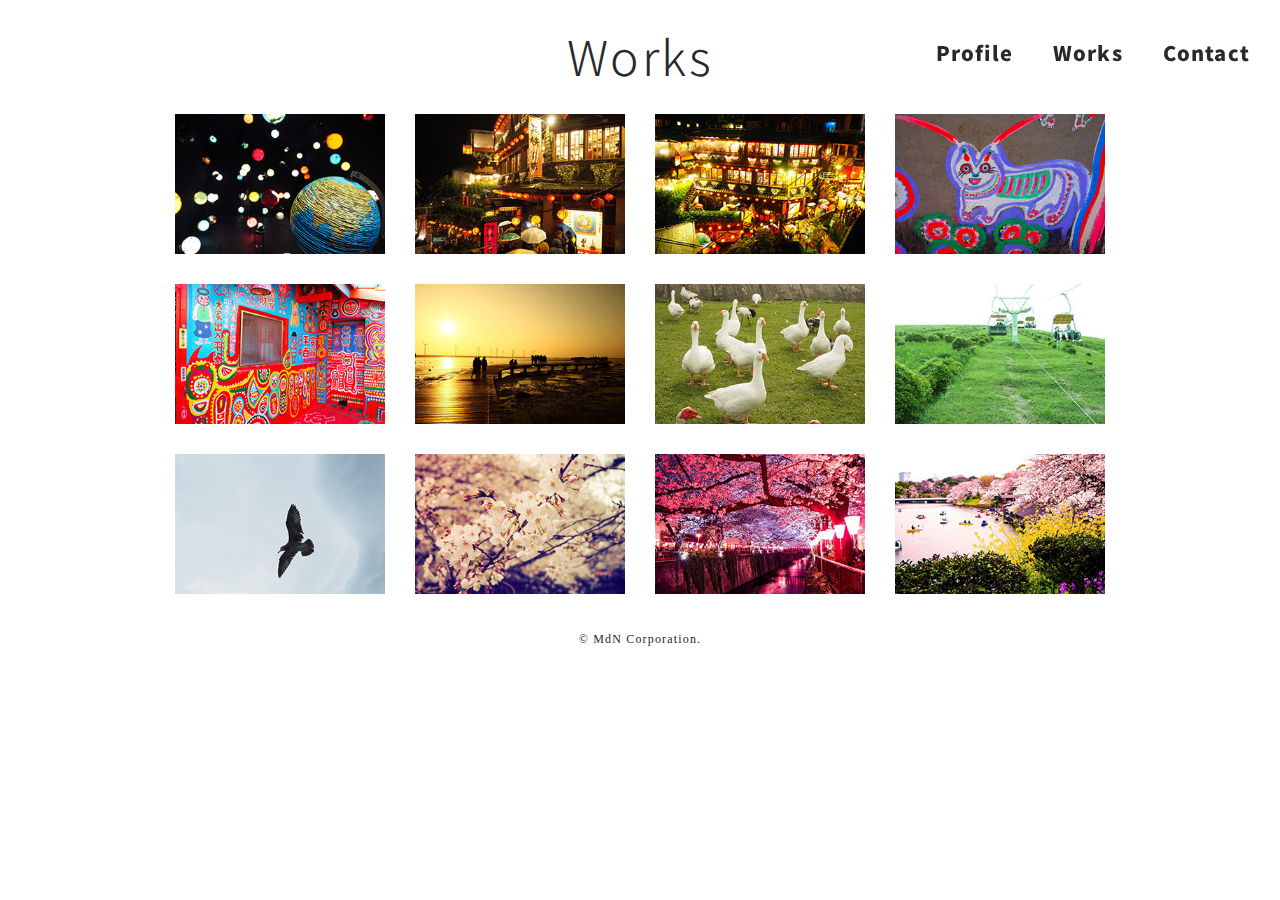
<file: works.html>
<!DOCTYPE html>
<html lang="ja">

<head>
  <meta charset="UTF-8">
  <meta name="viewport" content="width=device-width">
  <title>Profile - Photographer Rin Harumoto</title>
  <link href="https://fonts.googleapis.com/css?family=Noto+Sans+JP:300,900&display=swap" rel="stylesheet">
  <link href="https://fonts.googleapis.com/css?family=Romanesco&display=swap" rel="stylesheet">
  <link rel="stylesheet" href="css/style.css">
  <script src="https://code.jquery.com/jquery-3.4.1.min.js"
    integrity="sha256-CSXorXvZcTkaix6Yvo6HppcZGetbYMGWSFlBw8HfCJo=" crossorigin="anonymous"></script>
  <script src="js/script.js" defer></script>
  <link rel="stylesheet" href="css/modaal.min.css">
  <script src="js/modaal.min.js" defer></script>
</head>

<body class="work">
  <header class="header">
    <h1 class="header-logo">
      <a href="index.html">
        <!-- ロゴ画像（SVG）の記述 -->
        <svg class="sp" width="151" height="44" viewBox="0 0 151 44" fill="none" xmlns="http://www.w3.org/2000/svg">
          <path
            d="M6.59766 2.19531C6.82682 1.95182 7.07031 1.70475 7.32812 1.4541C7.58594 1.19629 7.83659 0.967122 8.08008 0.766602C8.33073 0.566081 8.56706 0.401367 8.78906 0.272461C9.01107 0.143555 9.19727 0.0791016 9.34766 0.0791016C9.52669 0.0791016 9.69499 0.150716 9.85254 0.293945C10.0173 0.430013 10.1605 0.61263 10.2822 0.841797C10.404 1.0638 10.4971 1.31803 10.5615 1.60449C10.6331 1.89095 10.6689 2.17741 10.6689 2.46387C10.6689 2.89355 10.6152 3.37337 10.5078 3.90332C10.4076 4.42611 10.2536 4.95605 10.0459 5.49316C9.83822 6.02311 9.57682 6.54232 9.26172 7.05078C8.94661 7.55208 8.57422 7.99967 8.14453 8.39355C7.71484 8.78743 7.22786 9.10254 6.68359 9.33887C6.13932 9.5752 5.53776 9.69336 4.87891 9.69336C4.62109 9.69336 4.37402 9.67188 4.1377 9.62891C3.9515 10.1732 3.77246 10.7067 3.60059 11.2295C3.43587 11.7451 3.27832 12.2357 3.12793 12.7012C2.9847 13.1595 2.84863 13.5856 2.71973 13.9795C2.59798 14.3662 2.49056 14.7064 2.39746 15C2.31152 15.0143 2.21842 15.0251 2.11816 15.0322C2.03223 15.0465 1.92839 15.0537 1.80664 15.0537C1.6849 15.0609 1.55241 15.0645 1.40918 15.0645C1.10124 15.0645 0.786133 15.043 0.463867 15L0.388672 14.8926C0.474609 14.735 0.603516 14.4307 0.775391 13.9795C0.947266 13.5212 1.15137 12.9733 1.3877 12.3359C1.61686 11.6914 1.86393 10.9824 2.12891 10.209C2.39388 9.43555 2.65885 8.65137 2.92383 7.85645C3.19596 7.05436 3.45736 6.27018 3.70801 5.50391C3.95866 4.73763 4.18424 4.03939 4.38477 3.40918C4.58529 2.77897 4.74642 2.24902 4.86816 1.81934C4.99707 1.38965 5.06868 1.11035 5.08301 0.981445C5.08301 0.924154 5.07227 0.874023 5.05078 0.831055C5.0293 0.780924 5.00065 0.745117 4.96484 0.723633V0.594727C5.1582 0.537435 5.33724 0.490885 5.50195 0.455078C5.66667 0.412109 5.83138 0.379883 5.99609 0.358398C6.16797 0.329753 6.35059 0.308268 6.54395 0.293945C6.7373 0.279622 6.95931 0.26888 7.20996 0.261719L7.25293 0.326172L6.59766 2.19531ZM4.35254 8.93066C4.55306 9.05957 4.80371 9.12402 5.10449 9.12402C5.49837 9.12402 5.85645 9.03092 6.17871 8.84473C6.50814 8.65853 6.80176 8.40788 7.05957 8.09277C7.31738 7.77767 7.53939 7.41602 7.72559 7.00781C7.91895 6.59245 8.0765 6.1556 8.19824 5.69727C8.32715 5.23893 8.42025 4.77702 8.47754 4.31152C8.54199 3.83887 8.57422 3.39128 8.57422 2.96875C8.57422 2.92578 8.57064 2.83268 8.56348 2.68945C8.55632 2.54622 8.53841 2.39941 8.50977 2.24902C8.48112 2.09147 8.43815 1.95182 8.38086 1.83008C8.32357 1.70833 8.24837 1.64746 8.15527 1.64746C8.02637 1.64746 7.8903 1.69401 7.74707 1.78711C7.60384 1.87305 7.44987 1.99121 7.28516 2.1416C7.1276 2.28483 6.95931 2.45312 6.78027 2.64648C6.6084 2.83268 6.42936 3.02604 6.24316 3.22656L4.35254 8.93066ZM13.8903 1.69043C13.8903 1.53288 13.8473 1.42546 13.7614 1.36816C13.6826 1.30371 13.5824 1.27507 13.4606 1.28223C13.3389 1.28939 13.2064 1.31803 13.0632 1.36816C12.9199 1.41113 12.7874 1.46126 12.6657 1.51855L12.5261 1.22852C13.2565 0.870443 13.8509 0.619792 14.3093 0.476562C14.7748 0.333333 15.097 0.261719 15.2761 0.261719C15.3262 0.261719 15.3835 0.283203 15.4479 0.326172C15.5195 0.361979 15.584 0.41569 15.6413 0.487305C15.6986 0.558919 15.7487 0.641276 15.7917 0.734375C15.8346 0.820312 15.8561 0.909831 15.8561 1.00293C15.8561 1.06022 15.7738 1.30013 15.6091 1.72266C15.4443 2.13802 15.2474 2.68587 15.0182 3.36621C14.832 3.94629 14.653 4.49414 14.4811 5.00977C14.3093 5.51823 14.1445 6.00879 13.987 6.48145C13.8294 6.94694 13.6755 7.39811 13.5251 7.83496C13.3747 8.26465 13.2243 8.69434 13.0739 9.12402C13.2959 8.83757 13.5287 8.54753 13.7721 8.25391C14.0156 7.95312 14.2484 7.68457 14.4704 7.44824C14.6924 7.21191 14.8965 7.01855 15.0827 6.86816C15.2761 6.71777 15.4372 6.64258 15.5661 6.64258C15.6162 6.64258 15.7022 6.66764 15.8239 6.71777C15.9528 6.76074 16.0853 6.83236 16.2214 6.93262C16.3574 7.02572 16.4756 7.14746 16.5759 7.29785C16.6833 7.44108 16.7406 7.61654 16.7477 7.82422C16.7477 7.89583 16.6976 8.06055 16.5973 8.31836C16.4971 8.57617 16.3718 8.88411 16.2214 9.24219C16.0781 9.60026 15.9206 9.99056 15.7487 10.4131C15.5768 10.8356 15.4157 11.251 15.2653 11.6592C15.1221 12.0674 15.0003 12.4469 14.9001 12.7979C14.7998 13.1488 14.7497 13.4352 14.7497 13.6572C14.7497 13.7432 14.7568 13.8076 14.7712 13.8506C14.7927 13.8864 14.8356 13.9043 14.9001 13.9043C14.9789 13.8971 15.097 13.8577 15.2546 13.7861C15.4121 13.7074 15.5947 13.5928 15.8024 13.4424C16.0101 13.292 16.2321 13.1094 16.4684 12.8945C16.7119 12.6725 16.9518 12.4147 17.1882 12.1211L17.4352 12.3359C17.1345 12.7155 16.7943 13.0771 16.4147 13.4209C16.0423 13.7575 15.6735 14.0547 15.3083 14.3125C14.943 14.5703 14.5993 14.7744 14.277 14.9248C13.9548 15.0752 13.6934 15.1504 13.4929 15.1504C13.457 15.1504 13.4105 15.1361 13.3532 15.1074C13.2959 15.0788 13.2386 15.0322 13.1813 14.9678C13.124 14.9033 13.0739 14.8138 13.0309 14.6992C12.988 14.5846 12.9665 14.4414 12.9665 14.2695C12.9665 14.1836 12.9772 14.0762 12.9987 13.9473C13.0202 13.8112 13.0453 13.6751 13.0739 13.5391C13.1026 13.3958 13.1312 13.2669 13.1598 13.1523C13.1957 13.0306 13.2207 12.9411 13.235 12.8838C13.2995 12.6331 13.389 12.3538 13.5036 12.0459C13.6253 11.7308 13.7542 11.4049 13.8903 11.0684C14.0264 10.7318 14.166 10.3988 14.3093 10.0693C14.4525 9.73275 14.5814 9.42122 14.696 9.13477C14.8106 8.84115 14.9037 8.58691 14.9753 8.37207C15.0469 8.15007 15.0827 7.98177 15.0827 7.86719C15.0827 7.76693 15.054 7.7168 14.9968 7.7168C14.9466 7.7168 14.8714 7.75977 14.7712 7.8457C14.6709 7.92448 14.5527 8.0319 14.4167 8.16797C14.2878 8.30404 14.1481 8.45801 13.9977 8.62988C13.8473 8.7946 13.697 8.96647 13.5466 9.14551C13.3962 9.31738 13.2529 9.48568 13.1169 9.65039C12.988 9.80794 12.8734 9.94759 12.7731 10.0693C12.5225 10.807 12.2647 11.5732 11.9997 12.3682C11.7419 13.1559 11.4697 14.0332 11.1833 15C11.1045 15.0143 11.0186 15.0251 10.9255 15.0322C10.7608 15.0537 10.5459 15.0645 10.2809 15.0645C10.1592 15.0645 10.0303 15.0573 9.89422 15.043C9.75815 15.0358 9.62566 15.0215 9.49676 15L9.42156 14.8926C9.45737 14.821 9.55047 14.5882 9.70086 14.1943C9.85125 13.7933 10.0374 13.2884 10.2595 12.6797C10.4743 12.071 10.7142 11.387 10.9792 10.6279C11.237 9.86882 11.502 9.09538 11.7741 8.30762C12.0462 7.51986 12.3076 6.74642 12.5583 5.9873C12.8161 5.22819 13.0417 4.54427 13.235 3.93555C13.4356 3.31966 13.5931 2.8112 13.7077 2.41016C13.8294 2.00911 13.8903 1.76921 13.8903 1.69043ZM19.056 9.41406C19.2279 8.9987 19.4392 8.6263 19.6898 8.29688C19.9405 7.96029 20.2162 7.67741 20.517 7.44824C20.8177 7.21191 21.1364 7.03288 21.473 6.91113C21.8096 6.78939 22.1498 6.72852 22.4935 6.72852C22.6439 6.72852 22.8086 6.77148 22.9877 6.85742C23.1739 6.9362 23.3457 7.0472 23.5033 7.19043C23.6608 7.33366 23.7897 7.50911 23.89 7.7168C23.9974 7.91732 24.0511 8.13932 24.0511 8.38281C24.0511 8.59049 24.0261 8.8304 23.9759 9.10254C23.9258 9.36751 23.8614 9.64323 23.7826 9.92969C23.7038 10.209 23.6179 10.4883 23.5248 10.7676C23.4317 11.0469 23.3421 11.3047 23.2562 11.541C23.1703 11.7702 23.0915 11.9671 23.0199 12.1318C22.9554 12.2965 22.9089 12.4076 22.8802 12.4648C22.7084 12.8874 22.4971 13.2633 22.2464 13.5928C21.9958 13.9222 21.7201 14.2051 21.4193 14.4414C21.1185 14.6706 20.7998 14.846 20.4632 14.9678C20.1338 15.0895 19.7972 15.1504 19.4535 15.1504C19.3031 15.1504 19.1384 15.111 18.9593 15.0322C18.7731 14.9535 18.6013 14.8424 18.4437 14.6992C18.2862 14.5488 18.1573 14.3734 18.057 14.1729C17.9496 13.9723 17.8959 13.7503 17.8959 13.5068C17.8959 13.292 17.9209 13.0521 17.9711 12.7871C18.0212 12.515 18.0856 12.2393 18.1644 11.96C18.2432 11.6735 18.3291 11.3906 18.4222 11.1113C18.5153 10.832 18.6048 10.5778 18.6908 10.3486C18.7767 10.1195 18.8519 9.92253 18.9164 9.75781C18.9808 9.58594 19.0274 9.47135 19.056 9.41406ZM22.0316 7.31934C21.8669 7.31934 21.6879 7.46615 21.4945 7.75977C21.3083 8.04622 21.1185 8.41504 20.9252 8.86621C20.739 9.31738 20.5563 9.81152 20.3773 10.3486C20.2054 10.8786 20.0515 11.3906 19.9154 11.8848C19.7865 12.3789 19.6791 12.8158 19.5931 13.1953C19.5143 13.5677 19.475 13.8184 19.475 13.9473C19.475 14.1549 19.5143 14.3053 19.5931 14.3984C19.6719 14.4915 19.7793 14.5381 19.9154 14.5381C20.0371 14.5381 20.166 14.4557 20.3021 14.291C20.4382 14.1191 20.5778 13.8936 20.7211 13.6143C20.8643 13.335 21.0039 13.0127 21.14 12.6475C21.2832 12.2822 21.4193 11.9062 21.5482 11.5195C21.6771 11.1257 21.7953 10.7354 21.9027 10.3486C22.0173 9.96191 22.114 9.60384 22.1927 9.27441C22.2787 8.94499 22.3431 8.66211 22.3861 8.42578C22.4362 8.18229 22.4613 8.014 22.4613 7.9209C22.4613 7.71322 22.4219 7.56283 22.3431 7.46973C22.2643 7.36947 22.1605 7.31934 22.0316 7.31934ZM30.8819 2.94727C30.7959 3.14779 30.6957 3.3877 30.5811 3.66699C30.4737 3.94629 30.3555 4.25065 30.2266 4.58008C30.0977 4.90951 29.9616 5.26042 29.8184 5.63281C29.6823 6.00521 29.5391 6.38477 29.3887 6.77148L30.8819 6.72852L30.6885 7.2334L29.2061 7.25488C28.9626 7.90658 28.7263 8.55827 28.4971 9.20996C28.2679 9.85449 28.0603 10.4561 27.8741 11.0146C27.695 11.5732 27.5482 12.0638 27.4336 12.4863C27.3262 12.9089 27.2725 13.2204 27.2725 13.4209C27.2725 13.5426 27.2868 13.6286 27.3155 13.6787C27.3441 13.7217 27.405 13.7432 27.4981 13.7432C27.5554 13.7432 27.6735 13.693 27.8526 13.5928C28.0388 13.4854 28.25 13.335 28.4864 13.1416C28.7299 12.9482 28.9805 12.7155 29.2383 12.4434C29.5033 12.1712 29.7504 11.8704 29.9795 11.541L30.2159 11.7666C29.9652 12.1318 29.6608 12.515 29.3028 12.916C28.9519 13.3099 28.5902 13.6751 28.2178 14.0117C27.8454 14.3411 27.4802 14.6133 27.1221 14.8281C26.7712 15.043 26.4704 15.1504 26.2198 15.1504C26.184 15.1504 26.1159 15.1325 26.0157 15.0967C25.9154 15.068 25.8366 15.0215 25.7793 14.957C25.7364 14.8997 25.6898 14.778 25.6397 14.5918C25.5824 14.4056 25.5538 14.1621 25.5538 13.8613C25.5538 13.6536 25.611 13.3206 25.7256 12.8623C25.833 12.404 25.9799 11.874 26.1661 11.2725C26.3451 10.6709 26.5492 10.0264 26.7784 9.33887C27.0147 8.64421 27.2546 7.95671 27.4981 7.27637L26.2627 7.29785L26.4346 6.83594L27.6485 6.81445L28.9913 3.18359C29.1273 3.13346 29.2992 3.09049 29.5069 3.05469C29.7146 3.01888 29.9187 2.98665 30.1192 2.95801C30.3555 2.92936 30.5954 2.9043 30.8389 2.88281C30.8389 2.89714 30.8461 2.90788 30.8604 2.91504C30.8747 2.9222 30.8819 2.93294 30.8819 2.94727ZM32.03 9.41406C32.2019 8.9987 32.4131 8.6263 32.6638 8.29688C32.9144 7.96029 33.1902 7.67741 33.4909 7.44824C33.7917 7.21191 34.1104 7.03288 34.447 6.91113C34.7836 6.78939 35.1238 6.72852 35.4675 6.72852C35.6179 6.72852 35.7826 6.77148 35.9616 6.85742C36.1478 6.9362 36.3197 7.0472 36.4773 7.19043C36.6348 7.33366 36.7637 7.50911 36.864 7.7168C36.9714 7.91732 37.0251 8.13932 37.0251 8.38281C37.0251 8.59049 37.0001 8.8304 36.9499 9.10254C36.8998 9.36751 36.8353 9.64323 36.7566 9.92969C36.6778 10.209 36.5918 10.4883 36.4988 10.7676C36.4057 11.0469 36.3161 11.3047 36.2302 11.541C36.1443 11.7702 36.0655 11.9671 35.9939 12.1318C35.9294 12.2965 35.8829 12.4076 35.8542 12.4648C35.6823 12.8874 35.4711 13.2633 35.2204 13.5928C34.9698 13.9222 34.6941 14.2051 34.3933 14.4414C34.0925 14.6706 33.7738 14.846 33.4372 14.9678C33.1078 15.0895 32.7712 15.1504 32.4275 15.1504C32.2771 15.1504 32.1124 15.111 31.9333 15.0322C31.7471 14.9535 31.5752 14.8424 31.4177 14.6992C31.2601 14.5488 31.1312 14.3734 31.031 14.1729C30.9236 13.9723 30.8698 13.7503 30.8698 13.5068C30.8698 13.292 30.8949 13.0521 30.945 12.7871C30.9952 12.515 31.0596 12.2393 31.1384 11.96C31.2172 11.6735 31.3031 11.3906 31.3962 11.1113C31.4893 10.832 31.5788 10.5778 31.6648 10.3486C31.7507 10.1195 31.8259 9.92253 31.8904 9.75781C31.9548 9.58594 32.0014 9.47135 32.03 9.41406ZM35.0056 7.31934C34.8409 7.31934 34.6618 7.46615 34.4685 7.75977C34.2823 8.04622 34.0925 8.41504 33.8991 8.86621C33.7129 9.31738 33.5303 9.81152 33.3513 10.3486C33.1794 10.8786 33.0254 11.3906 32.8894 11.8848C32.7605 12.3789 32.653 12.8158 32.5671 13.1953C32.4883 13.5677 32.4489 13.8184 32.4489 13.9473C32.4489 14.1549 32.4883 14.3053 32.5671 14.3984C32.6459 14.4915 32.7533 14.5381 32.8894 14.5381C33.0111 14.5381 33.14 14.4557 33.2761 14.291C33.4122 14.1191 33.5518 13.8936 33.695 13.6143C33.8383 13.335 33.9779 13.0127 34.114 12.6475C34.2572 12.2822 34.3933 11.9062 34.5222 11.5195C34.6511 11.1257 34.7693 10.7354 34.8767 10.3486C34.9913 9.96191 35.0879 9.60384 35.1667 9.27441C35.2527 8.94499 35.3171 8.66211 35.3601 8.42578C35.4102 8.18229 35.4353 8.014 35.4353 7.9209C35.4353 7.71322 35.3959 7.56283 35.3171 7.46973C35.2383 7.36947 35.1345 7.31934 35.0056 7.31934ZM42.9965 12.3789C42.8819 12.7585 42.7637 13.1631 42.642 13.5928C42.5274 14.0153 42.4128 14.4414 42.2982 14.8711C42.1837 15.3008 42.0727 15.7197 41.9652 16.1279C41.8578 16.5433 41.754 16.9229 41.6537 17.2666C41.5821 17.5173 41.446 17.7536 41.2455 17.9756C41.0521 18.1976 40.823 18.3981 40.558 18.5771C40.3002 18.7633 40.0245 18.9281 39.7309 19.0713C39.4372 19.2217 39.1651 19.3434 38.9145 19.4365C38.6638 19.5368 38.449 19.612 38.2699 19.6621C38.0909 19.7194 37.9799 19.748 37.9369 19.748C37.8725 19.748 37.7865 19.7409 37.6791 19.7266C37.5645 19.7122 37.475 19.6836 37.4105 19.6406C37.3318 19.5977 37.2458 19.5153 37.1527 19.3936C37.0525 19.279 36.9594 19.1429 36.8734 18.9854C36.7803 18.8278 36.698 18.6595 36.6264 18.4805C36.5476 18.3086 36.4939 18.1475 36.4652 17.9971L37.765 16.9121C37.9011 17.2559 38.0479 17.5602 38.2055 17.8252C38.2699 17.9398 38.3415 18.0508 38.4203 18.1582C38.4991 18.2728 38.5814 18.373 38.6674 18.459C38.7533 18.5449 38.8428 18.613 38.9359 18.6631C39.029 18.7132 39.1221 18.7383 39.2152 18.7383C39.2868 18.7383 39.3513 18.7096 39.4086 18.6523C39.473 18.5951 39.5303 18.5199 39.5805 18.4268C39.6378 18.3408 39.6915 18.237 39.7416 18.1152C39.7917 18.0007 39.8419 17.8789 39.892 17.75C39.9493 17.5853 40.0137 17.3848 40.0854 17.1484C40.1641 16.9193 40.2429 16.6686 40.3217 16.3965C40.4076 16.1315 40.49 15.8558 40.5687 15.5693C40.6547 15.2829 40.737 15 40.8158 14.7207C40.8946 14.4414 40.9662 14.1764 41.0307 13.9258C41.1023 13.668 41.1631 13.4388 41.2133 13.2383C40.9626 13.5462 40.7012 13.8219 40.4291 14.0654C40.157 14.3018 39.8992 14.5023 39.6557 14.667C39.4122 14.8245 39.1973 14.9427 39.0111 15.0215C38.8178 15.1074 38.6781 15.1504 38.5922 15.1504C38.5349 15.1504 38.4883 15.1289 38.4525 15.0859C38.4096 15.043 38.3738 14.9857 38.3451 14.9141C38.3093 14.8424 38.2842 14.7673 38.2699 14.6885C38.2484 14.6097 38.2341 14.5309 38.227 14.4521C38.2055 14.2015 38.2162 13.9294 38.2592 13.6357C38.295 13.335 38.3487 13.0306 38.4203 12.7227C38.4919 12.4147 38.5743 12.1139 38.6674 11.8203C38.7533 11.5195 38.8393 11.2474 38.9252 11.0039C39.0111 10.7533 39.0863 10.542 39.1508 10.3701C39.2152 10.1982 39.2582 10.0837 39.2797 10.0264C39.3083 9.94043 39.3549 9.84017 39.4193 9.72559C39.4909 9.60384 39.5697 9.48568 39.6557 9.37109C39.7416 9.24935 39.8275 9.13477 39.9135 9.02734C40.0066 8.91276 40.0961 8.8125 40.182 8.72656C40.3396 8.57617 40.5473 8.41504 40.8051 8.24316C41.0701 8.07129 41.3565 7.90299 41.6645 7.73828C41.9724 7.57357 42.2875 7.41243 42.6098 7.25488C42.9392 7.09733 43.2507 6.96126 43.5443 6.84668C43.838 6.7321 44.0993 6.639 44.3285 6.56738C44.5577 6.49577 44.7296 6.45996 44.8441 6.45996C44.9444 6.45996 45.0303 6.46354 45.102 6.4707C45.1807 6.47786 45.2416 6.48861 45.2846 6.50293L45.3061 6.55664C45.1986 6.69271 45.0697 6.91829 44.9193 7.2334C44.7761 7.5485 44.6257 7.90658 44.4682 8.30762C44.3106 8.7015 44.1495 9.11686 43.9848 9.55371C43.8272 9.99056 43.6804 10.4023 43.5443 10.7891C43.4083 11.1758 43.2901 11.5124 43.1898 11.7988C43.0896 12.0853 43.0251 12.2786 42.9965 12.3789ZM40.0316 13.5928C40.0889 13.5928 40.1713 13.5605 40.2787 13.4961C40.3933 13.4316 40.515 13.3493 40.6439 13.249C40.7729 13.1488 40.9053 13.0342 41.0414 12.9053C41.1775 12.7692 41.3028 12.6331 41.4174 12.4971C41.489 12.2464 41.5678 11.9707 41.6537 11.6699C41.7468 11.3691 41.8435 11.0612 41.9437 10.7461C42.044 10.431 42.1479 10.1159 42.2553 9.80078C42.3627 9.48568 42.4665 9.18848 42.5668 8.90918C42.6671 8.62272 42.7637 8.36491 42.8568 8.13574C42.9499 7.89941 43.0323 7.70247 43.1039 7.54492C43.0466 7.55924 42.9714 7.58073 42.8783 7.60938C42.7924 7.63086 42.6921 7.66309 42.5775 7.70605C42.4701 7.74186 42.3555 7.79199 42.2338 7.85645C42.112 7.91374 41.9939 7.98535 41.8793 8.07129C41.6859 8.22168 41.5033 8.44727 41.3314 8.74805C41.1596 9.04883 41.002 9.389 40.8588 9.76855C40.7156 10.141 40.5831 10.5277 40.4613 10.9287C40.3467 11.3298 40.2465 11.7021 40.1605 12.0459C40.0818 12.3896 40.0209 12.6833 39.9779 12.9268C39.935 13.1702 39.9135 13.3171 39.9135 13.3672C39.9135 13.4245 39.9171 13.4782 39.9242 13.5283C39.9385 13.5713 39.9743 13.5928 40.0316 13.5928ZM46.5723 15C46.4936 15.0143 46.4076 15.0251 46.3145 15.0322C46.1498 15.0537 45.935 15.0645 45.67 15.0645C45.5483 15.0645 45.4194 15.0573 45.2833 15.043C45.1472 15.0358 45.0111 15.0215 44.8751 15L44.8106 14.8926C44.8464 14.821 44.9109 14.6742 45.004 14.4521C45.0899 14.2301 45.1938 13.9616 45.3155 13.6465C45.4301 13.3314 45.5554 12.9805 45.6915 12.5938C45.8276 12.207 45.9672 11.8132 46.1104 11.4121C46.2465 11.0111 46.379 10.6172 46.5079 10.2305C46.6296 9.84375 46.7406 9.48926 46.8409 9.16699C46.9412 8.84473 47.0199 8.57259 47.0772 8.35059C47.1345 8.12142 47.1632 7.96745 47.1632 7.88867C47.1632 7.8099 47.156 7.74902 47.1417 7.70605C47.1274 7.66309 47.113 7.6237 47.0987 7.58789C47.0772 7.55924 47.0557 7.5306 47.0343 7.50195V7.34082C47.199 7.24056 47.3888 7.15104 47.6036 7.07227C47.8256 6.99349 48.0404 6.92904 48.2481 6.87891C48.4845 6.82161 48.7315 6.77148 48.9893 6.72852L49.043 6.79297C49.043 6.85742 49.0251 6.95768 48.9893 7.09375C48.9607 7.22982 48.9213 7.38379 48.8712 7.55566C48.821 7.72038 48.7673 7.89225 48.71 8.07129C48.6527 8.25033 48.5955 8.41862 48.5382 8.57617C48.488 8.73372 48.4415 8.86979 48.3985 8.98438C48.3627 9.09896 48.3412 9.17415 48.3341 9.20996C48.1765 9.63249 48.0225 10.0765 47.8722 10.542C47.7218 11.0075 47.5749 11.473 47.4317 11.9385C47.5964 11.5303 47.7683 11.1185 47.9473 10.7031C48.1335 10.2806 48.3197 9.87598 48.5059 9.48926C48.6921 9.09538 48.8819 8.72656 49.0753 8.38281C49.2758 8.0319 49.4692 7.73112 49.6554 7.48047C49.8416 7.22266 50.0242 7.01855 50.2032 6.86816C50.3894 6.71777 50.5649 6.64258 50.7296 6.64258C50.7797 6.64258 50.8549 6.66406 50.9552 6.70703C51.0554 6.74284 51.1593 6.79655 51.2667 6.86816C51.3741 6.93978 51.4779 7.0293 51.5782 7.13672C51.6856 7.23698 51.7716 7.35156 51.836 7.48047C51.8647 7.52344 51.8396 7.64518 51.7608 7.8457C51.682 8.03906 51.5531 8.27181 51.3741 8.54395C51.1951 8.80892 50.9695 9.0918 50.6973 9.39258C50.4252 9.6862 50.1065 9.95833 49.7413 10.209L49.4727 10.0693C49.5873 9.83301 49.6768 9.63249 49.7413 9.46777C49.8129 9.2959 49.8666 9.14909 49.9024 9.02734C49.9382 8.89844 49.9597 8.78743 49.9669 8.69434C49.9812 8.60124 49.9884 8.51172 49.9884 8.42578C49.9884 8.31836 49.9561 8.26465 49.8917 8.26465C49.7914 8.26465 49.6625 8.36491 49.505 8.56543C49.3546 8.75879 49.1863 9.02376 49.0001 9.36035C48.821 9.69694 48.6277 10.0908 48.42 10.542C48.2195 10.986 48.0118 11.4587 47.797 11.96C47.5893 12.4541 47.378 12.9626 47.1632 13.4854C46.9555 14.0081 46.7585 14.513 46.5723 15ZM58.9675 12.1641C58.6524 12.5436 58.3123 12.9124 57.947 13.2705C57.589 13.6214 57.2345 13.9329 56.8836 14.2051C56.5398 14.4772 56.2175 14.6956 55.9168 14.8604C55.616 15.0251 55.3653 15.1074 55.1648 15.1074C55.1218 15.1074 55.0681 15.0859 55.0037 15.043C54.9392 15.0072 54.8963 14.9714 54.8748 14.9355C54.796 14.7923 54.7387 14.6133 54.7029 14.3984C54.6742 14.1764 54.6599 13.9723 54.6599 13.7861C54.6599 13.7288 54.6671 13.6501 54.6814 13.5498C54.7029 13.4424 54.7244 13.3314 54.7459 13.2168C54.5095 13.4674 54.2625 13.7109 54.0047 13.9473C53.754 14.1764 53.5105 14.3805 53.2742 14.5596C53.045 14.7386 52.8409 14.8818 52.6619 14.9893C52.4757 15.0967 52.3396 15.1504 52.2537 15.1504C52.1964 15.1504 52.1498 15.1289 52.114 15.0859C52.0711 15.043 52.0352 14.9857 52.0066 14.9141C51.9708 14.8424 51.9457 14.7673 51.9314 14.6885C51.9099 14.6097 51.8956 14.5309 51.8884 14.4521C51.867 14.2015 51.8777 13.9294 51.9207 13.6357C51.9565 13.335 52.0102 13.0306 52.0818 12.7227C52.1534 12.4147 52.2358 12.1139 52.3289 11.8203C52.4148 11.5195 52.5007 11.2474 52.5867 11.0039C52.6726 10.7533 52.7478 10.542 52.8123 10.3701C52.8767 10.1982 52.9197 10.0837 52.9412 10.0264C52.9698 9.94043 53.0164 9.84017 53.0808 9.72559C53.1524 9.60384 53.2312 9.48568 53.3172 9.37109C53.4031 9.24935 53.489 9.13477 53.575 9.02734C53.6681 8.91276 53.7576 8.8125 53.8435 8.72656C54.0011 8.57617 54.2052 8.41504 54.4558 8.24316C54.7065 8.07129 54.9786 7.90299 55.2722 7.73828C55.573 7.57357 55.881 7.41243 56.1961 7.25488C56.5112 7.09733 56.8084 6.96126 57.0877 6.84668C57.3741 6.7321 57.6283 6.639 57.8504 6.56738C58.0724 6.49577 58.2407 6.45996 58.3552 6.45996C58.4555 6.45996 58.5414 6.46354 58.613 6.4707C58.6918 6.47786 58.7527 6.48861 58.7957 6.50293L58.8172 6.55664C58.7384 6.6569 58.6417 6.82878 58.5271 7.07227C58.4125 7.31576 58.2872 7.59863 58.1511 7.9209C58.0151 8.24316 57.8754 8.59766 57.7322 8.98438C57.589 9.37109 57.4457 9.76139 57.3025 10.1553C57.1664 10.5492 57.0375 10.9359 56.9158 11.3154C56.794 11.6878 56.683 12.028 56.5828 12.3359C56.4897 12.6439 56.4145 12.9053 56.3572 13.1201C56.3071 13.3278 56.282 13.4639 56.282 13.5283C56.282 13.6572 56.3357 13.7217 56.4431 13.7217C56.5147 13.7145 56.6293 13.6751 56.7869 13.6035C56.9444 13.5247 57.127 13.4102 57.3347 13.2598C57.5424 13.1094 57.7644 12.9268 58.0007 12.7119C58.2442 12.4899 58.4877 12.2321 58.7312 11.9385L58.9675 12.1641ZM53.6931 13.5928C53.7504 13.5928 53.8256 13.5605 53.9187 13.4961C54.0118 13.4316 54.1121 13.3493 54.2195 13.249C54.3269 13.1488 54.4415 13.0342 54.5632 12.9053C54.685 12.7692 54.8032 12.6331 54.9177 12.4971C54.9894 12.2464 55.0681 11.9707 55.1541 11.6699C55.2472 11.3691 55.3438 11.0612 55.4441 10.7461C55.5444 10.431 55.6482 10.1159 55.7556 9.80078C55.863 9.48568 55.9669 9.18848 56.0672 8.90918C56.1746 8.62272 56.2748 8.36491 56.3679 8.13574C56.461 7.89941 56.5434 7.70247 56.615 7.54492C56.5004 7.58073 56.35 7.63444 56.1638 7.70605C55.9776 7.77051 55.7699 7.89225 55.5408 8.07129C55.3474 8.22168 55.1648 8.44727 54.9929 8.74805C54.8211 9.04883 54.6635 9.389 54.5203 9.76855C54.377 10.141 54.2446 10.5277 54.1228 10.9287C54.0082 11.3298 53.908 11.7021 53.822 12.0459C53.7433 12.3896 53.6824 12.6833 53.6394 12.9268C53.5964 13.1702 53.575 13.3171 53.575 13.3672C53.575 13.4245 53.5785 13.4782 53.5857 13.5283C53.6 13.5713 53.6358 13.5928 53.6931 13.5928ZM59.0844 19.6406C58.9555 19.6979 58.8123 19.7373 58.6547 19.7588C58.49 19.7874 58.3253 19.8053 58.1606 19.8125C57.9959 19.8268 57.8419 19.8304 57.6987 19.8232C57.5483 19.8232 57.423 19.8232 57.3227 19.8232L57.2582 19.7051C57.3728 19.4759 57.5268 19.1143 57.7202 18.6201C57.9064 18.1331 58.1212 17.5566 58.3647 16.8906C58.601 16.2318 58.8552 15.512 59.1274 14.7314C59.3924 13.9508 59.6645 13.1523 59.9438 12.3359C60.0799 11.9206 60.2231 11.4837 60.3735 11.0254C60.5239 10.5671 60.6599 10.1338 60.7817 9.72559C60.9034 9.31738 61.0037 8.95931 61.0825 8.65137C61.1684 8.33626 61.2114 8.12142 61.2114 8.00684C61.2114 7.92806 61.2006 7.86003 61.1791 7.80273C61.1648 7.73828 61.1469 7.68457 61.1254 7.6416C61.0968 7.59147 61.0681 7.54492 61.0395 7.50195V7.34082C61.197 7.24056 61.3868 7.15104 61.6088 7.07227C61.8308 6.99349 62.0457 6.92904 62.2534 6.87891C62.4897 6.82161 62.7368 6.77148 62.9946 6.72852L63.0375 6.79297C63.0375 6.86458 63.0268 6.96842 63.0053 7.10449C62.9838 7.2334 62.9552 7.38021 62.9194 7.54492C62.8907 7.70964 62.8549 7.88151 62.812 8.06055C62.7761 8.23242 62.7368 8.39714 62.6938 8.55469C62.9015 8.26823 63.0984 7.99967 63.2846 7.74902C63.4708 7.49121 63.6498 7.26921 63.8217 7.08301C63.9936 6.88965 64.1547 6.73926 64.3051 6.63184C64.4627 6.51725 64.6131 6.45996 64.7563 6.45996C64.8494 6.45996 64.9604 6.49935 65.0893 6.57812C65.2182 6.64974 65.3399 6.74642 65.4545 6.86816C65.5763 6.98275 65.6765 7.11523 65.7553 7.26562C65.8413 7.40885 65.8842 7.55208 65.8842 7.69531C65.8842 7.94596 65.8556 8.22168 65.7983 8.52246C65.7482 8.81608 65.6801 9.11328 65.5942 9.41406C65.5082 9.70768 65.4151 9.99772 65.3149 10.2842C65.2146 10.5706 65.1179 10.832 65.0248 11.0684C64.9317 11.2975 64.8458 11.4945 64.767 11.6592C64.6954 11.8239 64.6489 11.9313 64.6274 11.9814C64.4197 12.4541 64.1726 12.8838 63.8862 13.2705C63.6069 13.6572 63.3168 13.9902 63.0161 14.2695C62.7153 14.5488 62.4181 14.7673 62.1245 14.9248C61.838 15.0752 61.5873 15.1504 61.3725 15.1504C61.1505 15.1504 60.9858 15.1253 60.8784 15.0752C60.7709 15.0251 60.6778 14.9714 60.5991 14.9141C60.4916 15.2363 60.3842 15.5622 60.2768 15.8916C60.1622 16.221 60.0441 16.5684 59.9223 16.9336C59.8006 17.306 59.6717 17.7106 59.5356 18.1475C59.3995 18.5915 59.2491 19.0892 59.0844 19.6406ZM64.0795 7.58789C64.0079 7.58789 63.9148 7.64876 63.8002 7.77051C63.6928 7.88509 63.5675 8.03906 63.4243 8.23242C63.281 8.41862 63.1235 8.62988 62.9516 8.86621C62.7869 9.10254 62.6114 9.33529 62.4252 9.56445C62.3321 9.86523 62.214 10.2305 62.0707 10.6602C61.9347 11.0827 61.7914 11.5195 61.6411 11.9707C61.4978 12.4147 61.3582 12.848 61.2221 13.2705C61.086 13.6859 60.975 14.0368 60.8891 14.3232C60.9536 14.402 61.0359 14.4701 61.1362 14.5273C61.2364 14.5775 61.3439 14.6025 61.4584 14.6025C61.6375 14.6025 61.8273 14.4665 62.0278 14.1943C62.2355 13.915 62.4396 13.5605 62.6401 13.1309C62.8478 12.7012 63.0447 12.2285 63.2309 11.7129C63.4243 11.1901 63.5926 10.6852 63.7358 10.1982C63.879 9.71126 63.9936 9.27441 64.0795 8.8877C64.1655 8.49382 64.2084 8.20736 64.2084 8.02832C64.2084 7.99967 64.2049 7.96387 64.1977 7.9209C64.1977 7.87077 64.1905 7.82064 64.1762 7.77051C64.1691 7.72038 64.1583 7.67741 64.144 7.6416C64.1297 7.60579 64.1082 7.58789 64.0795 7.58789ZM70.8351 1.69043C70.8351 1.53288 70.7921 1.42546 70.7062 1.36816C70.6274 1.30371 70.5271 1.27507 70.4054 1.28223C70.2836 1.28939 70.1512 1.31803 70.0079 1.36816C69.8647 1.41113 69.7322 1.46126 69.6105 1.51855L69.4708 1.22852C70.2013 0.870443 70.7957 0.619792 71.254 0.476562C71.7195 0.333333 72.0418 0.261719 72.2208 0.261719C72.2709 0.261719 72.3282 0.283203 72.3927 0.326172C72.4643 0.361979 72.5288 0.41569 72.5861 0.487305C72.6433 0.558919 72.6935 0.641276 72.7364 0.734375C72.7794 0.820312 72.8009 0.909831 72.8009 1.00293C72.8009 1.06022 72.7185 1.30013 72.5538 1.72266C72.3891 2.13802 72.1922 2.68587 71.963 3.36621C71.7768 3.94629 71.5978 4.49414 71.4259 5.00977C71.254 5.51823 71.0893 6.00879 70.9318 6.48145C70.7742 6.94694 70.6202 7.39811 70.4698 7.83496C70.3195 8.26465 70.1691 8.69434 70.0187 9.12402C70.2407 8.83757 70.4734 8.54753 70.7169 8.25391C70.9604 7.95312 71.1931 7.68457 71.4152 7.44824C71.6372 7.21191 71.8413 7.01855 72.0275 6.86816C72.2208 6.71777 72.382 6.64258 72.5109 6.64258C72.561 6.64258 72.6469 6.66764 72.7687 6.71777C72.8976 6.76074 73.0301 6.83236 73.1661 6.93262C73.3022 7.02572 73.4204 7.14746 73.5206 7.29785C73.628 7.44108 73.6853 7.61654 73.6925 7.82422C73.6925 7.89583 73.6424 8.06055 73.5421 8.31836C73.4418 8.57617 73.3165 8.88411 73.1661 9.24219C73.0229 9.60026 72.8653 9.99056 72.6935 10.4131C72.5216 10.8356 72.3605 11.251 72.2101 11.6592C72.0668 12.0674 71.9451 12.4469 71.8448 12.7979C71.7446 13.1488 71.6945 13.4352 71.6945 13.6572C71.6945 13.7432 71.7016 13.8076 71.7159 13.8506C71.7374 13.8864 71.7804 13.9043 71.8448 13.9043C71.9236 13.8971 72.0418 13.8577 72.1993 13.7861C72.3569 13.7074 72.5395 13.5928 72.7472 13.4424C72.9549 13.292 73.1769 13.1094 73.4132 12.8945C73.6567 12.6725 73.8966 12.4147 74.1329 12.1211L74.38 12.3359C74.0792 12.7155 73.739 13.0771 73.3595 13.4209C72.9871 13.7575 72.6183 14.0547 72.253 14.3125C71.8878 14.5703 71.5441 14.7744 71.2218 14.9248C70.8995 15.0752 70.6381 15.1504 70.4376 15.1504C70.4018 15.1504 70.3553 15.1361 70.298 15.1074C70.2407 15.0788 70.1834 15.0322 70.1261 14.9678C70.0688 14.9033 70.0187 14.8138 69.9757 14.6992C69.9327 14.5846 69.9112 14.4414 69.9112 14.2695C69.9112 14.1836 69.922 14.0762 69.9435 13.9473C69.965 13.8112 69.99 13.6751 70.0187 13.5391C70.0473 13.3958 70.076 13.2669 70.1046 13.1523C70.1404 13.0306 70.1655 12.9411 70.1798 12.8838C70.2443 12.6331 70.3338 12.3538 70.4484 12.0459C70.5701 11.7308 70.699 11.4049 70.8351 11.0684C70.9711 10.7318 71.1108 10.3988 71.254 10.0693C71.3972 9.73275 71.5262 9.42122 71.6407 9.13477C71.7553 8.84115 71.8484 8.58691 71.92 8.37207C71.9917 8.15007 72.0275 7.98177 72.0275 7.86719C72.0275 7.76693 71.9988 7.7168 71.9415 7.7168C71.8914 7.7168 71.8162 7.75977 71.7159 7.8457C71.6157 7.92448 71.4975 8.0319 71.3614 8.16797C71.2325 8.30404 71.0929 8.45801 70.9425 8.62988C70.7921 8.7946 70.6417 8.96647 70.4913 9.14551C70.3409 9.31738 70.1977 9.48568 70.0616 9.65039C69.9327 9.80794 69.8181 9.94759 69.7179 10.0693C69.4672 10.807 69.2094 11.5732 68.9445 12.3682C68.6866 13.1559 68.4145 14.0332 68.128 15C68.0493 15.0143 67.9633 15.0251 67.8702 15.0322C67.7055 15.0537 67.4907 15.0645 67.2257 15.0645C67.104 15.0645 66.975 15.0573 66.839 15.043C66.7029 15.0358 66.5704 15.0215 66.4415 15L66.3663 14.8926C66.4021 14.821 66.4952 14.5882 66.6456 14.1943C66.796 13.7933 66.9822 13.2884 67.2042 12.6797C67.4191 12.071 67.659 11.387 67.9239 10.6279C68.1818 9.86882 68.4467 9.09538 68.7189 8.30762C68.991 7.51986 69.2524 6.74642 69.503 5.9873C69.7609 5.22819 69.9864 4.54427 70.1798 3.93555C70.3803 3.31966 70.5379 2.8112 70.6525 2.41016C70.7742 2.00911 70.8351 1.76921 70.8351 1.69043ZM76.2264 15.1504C76.0688 15.1504 75.9113 15.1003 75.7537 15C75.5962 14.8926 75.4529 14.7601 75.324 14.6025C75.1951 14.4378 75.0913 14.2588 75.0125 14.0654C74.9266 13.8721 74.8836 13.6859 74.8836 13.5068C74.8836 13.292 74.9122 13.0485 74.9695 12.7764C75.0197 12.5042 75.0877 12.2214 75.1736 11.9277C75.2524 11.6341 75.3419 11.3441 75.4422 11.0576C75.5424 10.7712 75.6391 10.5098 75.7322 10.2734C75.8182 10.0299 75.8969 9.82227 75.9686 9.65039C76.033 9.47852 76.0796 9.36393 76.1082 9.30664C76.2514 8.96289 76.4734 8.62988 76.7742 8.30762C77.0822 7.98535 77.4152 7.69889 77.7732 7.44824C78.1385 7.19759 78.5037 6.99707 78.8689 6.84668C79.2413 6.69629 79.5672 6.62109 79.8465 6.62109C80.0756 6.62109 80.2618 6.74642 80.4051 6.99707C80.5483 7.24772 80.6199 7.56283 80.6199 7.94238C80.6199 8.13574 80.5734 8.32552 80.4803 8.51172C80.3943 8.69792 80.2797 8.87337 80.1365 9.03809C80.0005 9.2028 79.8501 9.35677 79.6853 9.5C79.5278 9.64323 79.3774 9.76855 79.2342 9.87598L76.9891 11.5947C76.8602 12.0817 76.7527 12.515 76.6668 12.8945C76.588 13.2669 76.5486 13.5212 76.5486 13.6572C76.5486 13.8649 76.5773 14.0225 76.6346 14.1299C76.6919 14.2373 76.81 14.291 76.9891 14.291C77.3686 14.291 77.7625 14.1048 78.1707 13.7324C78.5789 13.3529 78.9764 12.7477 79.3631 11.917L79.6746 12.1211C79.4812 12.5723 79.2557 12.984 78.9978 13.3564C78.7472 13.7288 78.4751 14.0475 78.1814 14.3125C77.8878 14.5775 77.5727 14.7852 77.2361 14.9355C76.9067 15.0788 76.5701 15.1504 76.2264 15.1504ZM79.0623 7.2334C78.9191 7.2334 78.7651 7.3444 78.6004 7.56641C78.4357 7.78841 78.271 8.07845 78.1062 8.43652C77.9415 8.78743 77.7804 9.18848 77.6228 9.63965C77.4653 10.0837 77.3221 10.5277 77.1932 10.9717L79.0193 9.52148C79.1053 9.21354 79.184 8.91276 79.2557 8.61914C79.3273 8.31836 79.3631 8.09277 79.3631 7.94238C79.3631 7.86361 79.3559 7.78483 79.3416 7.70605C79.3344 7.62012 79.3201 7.54134 79.2986 7.46973C79.2771 7.39811 79.2449 7.34082 79.202 7.29785C79.1661 7.25488 79.1196 7.2334 79.0623 7.2334ZM82.4985 15C82.4197 15.0143 82.3338 15.0251 82.2407 15.0322C82.076 15.0537 81.8612 15.0645 81.5962 15.0645C81.4744 15.0645 81.3455 15.0573 81.2095 15.043C81.0734 15.0358 80.9373 15.0215 80.8013 15L80.7368 14.8926C80.7726 14.821 80.8371 14.6742 80.9302 14.4521C81.0161 14.2301 81.1199 13.9616 81.2417 13.6465C81.3563 13.3314 81.4816 12.9805 81.6177 12.5938C81.7537 12.207 81.8934 11.8132 82.0366 11.4121C82.1727 11.0111 82.3052 10.6172 82.4341 10.2305C82.5558 9.84375 82.6668 9.48926 82.7671 9.16699C82.8673 8.84473 82.9461 8.57259 83.0034 8.35059C83.0607 8.12142 83.0893 7.96745 83.0893 7.88867C83.0893 7.8099 83.0822 7.74902 83.0679 7.70605C83.0535 7.66309 83.0392 7.6237 83.0249 7.58789C83.0034 7.55924 82.9819 7.5306 82.9604 7.50195V7.34082C83.1251 7.24056 83.3149 7.15104 83.5298 7.07227C83.7518 6.99349 83.9666 6.92904 84.1743 6.87891C84.4106 6.82161 84.6577 6.77148 84.9155 6.72852L84.9692 6.79297C84.9692 6.85742 84.9513 6.95768 84.9155 7.09375C84.8869 7.22982 84.8475 7.38379 84.7973 7.55566C84.7472 7.72038 84.6935 7.89225 84.6362 8.07129C84.5789 8.25033 84.5216 8.41862 84.4643 8.57617C84.4142 8.73372 84.3677 8.86979 84.3247 8.98438C84.2889 9.09896 84.2674 9.17415 84.2602 9.20996C84.1027 9.63249 83.9487 10.0765 83.7983 10.542C83.6479 11.0075 83.5011 11.473 83.3579 11.9385C83.5226 11.5303 83.6945 11.1185 83.8735 10.7031C84.0597 10.2806 84.2459 9.87598 84.4321 9.48926C84.6183 9.09538 84.8081 8.72656 85.0014 8.38281C85.202 8.0319 85.3953 7.73112 85.5815 7.48047C85.7677 7.22266 85.9503 7.01855 86.1294 6.86816C86.3156 6.71777 86.491 6.64258 86.6557 6.64258C86.7059 6.64258 86.7811 6.66406 86.8813 6.70703C86.9816 6.74284 87.0854 6.79655 87.1929 6.86816C87.3003 6.93978 87.4041 7.0293 87.5044 7.13672C87.6118 7.23698 87.6977 7.35156 87.7622 7.48047C87.7908 7.52344 87.7658 7.64518 87.687 7.8457C87.6082 8.03906 87.4793 8.27181 87.3003 8.54395C87.1212 8.80892 86.8957 9.0918 86.6235 9.39258C86.3514 9.6862 86.0327 9.95833 85.6675 10.209L85.3989 10.0693C85.5135 9.83301 85.603 9.63249 85.6675 9.46777C85.7391 9.2959 85.7928 9.14909 85.8286 9.02734C85.8644 8.89844 85.8859 8.78743 85.8931 8.69434C85.9074 8.60124 85.9145 8.51172 85.9145 8.42578C85.9145 8.31836 85.8823 8.26465 85.8179 8.26465C85.7176 8.26465 85.5887 8.36491 85.4311 8.56543C85.2807 8.75879 85.1125 9.02376 84.9263 9.36035C84.7472 9.69694 84.5539 10.0908 84.3462 10.542C84.1457 10.986 83.938 11.4587 83.7231 11.96C83.5154 12.4541 83.3042 12.9626 83.0893 13.4854C82.8817 14.0081 82.6847 14.513 82.4985 15ZM23.582 38.094C23.7727 38.094 23.9193 38.182 24.022 38.358C24.1393 38.534 24.198 38.776 24.198 39.084C24.198 39.656 24.0587 40.1107 23.78 40.448C23.076 41.2987 22.3647 41.9587 21.646 42.428C20.9273 42.8827 20.0767 43.11 19.094 43.11C18.1407 43.11 17.3267 42.8533 16.652 42.34C15.992 41.8267 15.3613 40.9467 14.76 39.7C14.276 38.7027 13.8947 37.9693 13.616 37.5C13.3373 37.016 13.0587 36.6713 12.78 36.466C12.516 36.2607 12.186 36.136 11.79 36.092C11.7313 36.4 11.5627 37.368 11.284 38.996C11.1667 39.7293 11.0933 40.1767 11.064 40.338C10.9173 41.2327 10.624 41.922 10.184 42.406C9.744 42.8753 9.07667 43.11 8.182 43.11C7.19933 43.11 6.32667 42.824 5.564 42.252C4.816 41.6653 4.23667 40.8587 3.826 39.832C3.41533 38.7907 3.21 37.61 3.21 36.29C3.21 33.826 3.63533 31.6993 4.486 29.91C5.35133 28.1207 6.554 26.7567 8.094 25.818C9.64867 24.8647 11.438 24.388 13.462 24.388C14.87 24.388 16.0507 24.6007 17.004 25.026C17.9573 25.4513 18.6613 26.038 19.116 26.786C19.5853 27.534 19.82 28.3773 19.82 29.316C19.82 30.1373 19.622 30.944 19.226 31.736C18.8447 32.5133 18.2653 33.2027 17.488 33.804C16.7107 34.4053 15.7647 34.8527 14.65 35.146C15.354 35.3367 15.8967 35.6447 16.278 36.07C16.6593 36.4953 17.0407 37.1187 17.422 37.94C17.8327 38.82 18.236 39.4653 18.632 39.876C19.0427 40.2867 19.512 40.492 20.04 40.492C20.5093 40.492 20.9567 40.338 21.382 40.03C21.8073 39.7073 22.3427 39.1647 22.988 38.402C23.164 38.1967 23.362 38.094 23.582 38.094ZM8.754 36.07C8.25533 36.07 7.91067 35.9527 7.72 35.718C7.544 35.4833 7.456 35.2193 7.456 34.926C7.456 34.574 7.566 34.2953 7.786 34.09C8.02067 33.8847 8.28467 33.782 8.578 33.782H9.128C9.36267 32.3447 9.58267 31.1053 9.788 30.064C9.97867 29.1107 10.5947 28.634 11.636 28.634C12.472 28.634 12.89 29.008 12.89 29.756C12.89 29.9173 12.8827 30.042 12.868 30.13L12.208 33.782C13 33.738 13.7187 33.5473 14.364 33.21C15.024 32.8727 15.5447 32.4033 15.926 31.802C16.322 31.2007 16.52 30.5187 16.52 29.756C16.52 28.832 16.2047 28.106 15.574 27.578C14.9433 27.05 14.0193 26.786 12.802 26.786C11.3647 26.786 10.1033 27.1453 9.018 27.864C7.94733 28.568 7.11133 29.624 6.51 31.032C5.90867 32.4253 5.608 34.1267 5.608 36.136C5.608 37.0747 5.70333 37.8813 5.894 38.556C6.08467 39.2307 6.31933 39.7367 6.598 40.074C6.87667 40.4113 7.14067 40.58 7.39 40.58C7.58067 40.58 7.73467 40.4847 7.852 40.294C7.984 40.1033 8.08667 39.7953 8.16 39.37L8.754 36.07ZM26.3954 31.296C25.7794 31.296 25.3174 31.1567 25.0094 30.878C24.7014 30.5847 24.5474 30.1813 24.5474 29.668C24.5474 29.1547 24.7454 28.7293 25.1414 28.392C25.5521 28.04 26.0581 27.864 26.6594 27.864C27.2021 27.864 27.6421 27.996 27.9794 28.26C28.3168 28.524 28.4854 28.898 28.4854 29.382C28.4854 29.9687 28.2948 30.438 27.9134 30.79C27.5321 31.1273 27.0261 31.296 26.3954 31.296ZM26.2194 43.11C25.2661 43.11 24.5694 42.7727 24.1294 42.098C23.7041 41.4233 23.4914 40.5287 23.4914 39.414C23.4914 38.754 23.5721 37.9107 23.7334 36.884C23.9094 35.8427 24.1294 34.8747 24.3934 33.98C24.5254 33.5107 24.7014 33.188 24.9214 33.012C25.1414 32.836 25.4934 32.748 25.9774 32.748C26.7254 32.748 27.0994 32.9973 27.0994 33.496C27.0994 33.8627 26.9601 34.7133 26.6814 36.048C26.3294 37.6613 26.1534 38.754 26.1534 39.326C26.1534 39.766 26.2121 40.1033 26.3294 40.338C26.4468 40.5727 26.6448 40.69 26.9234 40.69C27.1874 40.69 27.5174 40.5067 27.9134 40.14C28.3094 39.7733 28.8374 39.194 29.4974 38.402C29.6734 38.1967 29.8714 38.094 30.0914 38.094C30.2821 38.094 30.4288 38.182 30.5314 38.358C30.6488 38.534 30.7074 38.776 30.7074 39.084C30.7074 39.6707 30.5681 40.1253 30.2894 40.448C28.8374 42.2227 27.4808 43.11 26.2194 43.11ZM31.5895 43.11C31.0322 43.11 30.6362 42.8167 30.4015 42.23C30.1815 41.6433 30.0715 40.7047 30.0715 39.414C30.0715 37.5073 30.3428 35.696 30.8855 33.98C31.0175 33.5547 31.2302 33.2467 31.5235 33.056C31.8315 32.8507 32.2568 32.748 32.7995 32.748C33.0928 32.748 33.2982 32.7847 33.4155 32.858C33.5328 32.9313 33.5915 33.0707 33.5915 33.276C33.5915 33.5107 33.4815 34.0387 33.2615 34.86C33.1148 35.4467 32.9975 35.96 32.9095 36.4C32.8215 36.84 32.7482 37.3827 32.6895 38.028C33.1735 36.7667 33.7162 35.74 34.3175 34.948C34.9188 34.156 35.5055 33.5913 36.0775 33.254C36.6642 32.9167 37.1995 32.748 37.6835 32.748C38.1528 32.748 38.5048 32.8727 38.7395 33.122C38.9888 33.3567 39.1135 33.7087 39.1135 34.178C39.1135 34.5593 39.0328 35.278 38.8715 36.334C38.7248 37.2287 38.6075 38.0793 38.5195 38.886C38.4315 39.678 38.3875 40.5653 38.3875 41.548C38.3875 42.1053 38.2702 42.5087 38.0355 42.758C37.8155 42.9927 37.4488 43.11 36.9355 43.11C36.4515 43.11 36.0995 42.9853 35.8795 42.736C35.6595 42.4867 35.5495 42.1127 35.5495 41.614C35.5495 41.0273 35.6522 40.0593 35.8575 38.71C36.0335 37.5367 36.1215 36.7887 36.1215 36.466C36.1215 36.2313 36.0408 36.114 35.8795 36.114C35.6888 36.114 35.4175 36.3633 35.0655 36.862C34.7282 37.346 34.3762 37.9913 34.0095 38.798C33.6575 39.6047 33.3715 40.4553 33.1515 41.35C32.9902 42.0393 32.7995 42.5087 32.5795 42.758C32.3742 42.9927 32.0442 43.11 31.5895 43.11ZM69.078 38.094C69.2687 38.094 69.4153 38.182 69.518 38.358C69.6353 38.534 69.694 38.776 69.694 39.084C69.694 39.656 69.5547 40.1107 69.276 40.448C67.824 42.2227 66.2767 43.11 64.634 43.11C63.2113 43.11 62.0747 42.56 61.224 41.46C60.3733 40.36 59.948 38.7833 59.948 36.73C59.948 36.2313 59.97 35.7327 60.014 35.234C59.046 35.41 57.99 35.542 56.846 35.63C56.0833 35.6887 55.5627 35.7253 55.284 35.74C54.9907 37.236 54.58 39.0693 54.052 41.24C53.744 42.516 53.1573 43.154 52.292 43.154C51.3533 43.154 50.884 42.7287 50.884 41.878C50.884 41.6873 50.9207 41.4233 50.994 41.086C51.4927 39.0767 51.8887 37.3753 52.182 35.982L51.126 36.026C50.642 36.026 50.29 35.9453 50.07 35.784C49.85 35.608 49.74 35.3293 49.74 34.948C49.74 34.464 49.8793 34.112 50.158 33.892C50.4367 33.6573 50.8987 33.5253 51.544 33.496L52.71 33.452C53.0913 31.384 53.282 29.8073 53.282 28.722C53.282 28.0327 53.1793 27.5633 52.974 27.314C52.7687 27.0647 52.4973 26.94 52.16 26.94C51.1333 26.94 49.9747 27.798 48.684 29.514C48.4933 29.7633 48.2807 29.888 48.046 29.888C47.8407 29.888 47.6647 29.7927 47.518 29.602C47.3713 29.4113 47.298 29.1693 47.298 28.876C47.298 28.4213 47.4813 27.9373 47.848 27.424C48.4933 26.5293 49.3073 25.796 50.29 25.224C51.2727 24.6373 52.27 24.344 53.282 24.344C54.2353 24.344 54.9687 24.674 55.482 25.334C56.01 25.9793 56.274 26.9913 56.274 28.37C56.274 29.5873 56.098 31.2373 55.746 33.32L57.902 33.21C58.826 33.166 59.618 33.0927 60.278 32.99C60.542 31.3767 60.9453 29.866 61.488 28.458C62.0307 27.05 62.7053 25.906 63.512 25.026C64.3187 24.146 65.2207 23.706 66.218 23.706C66.9513 23.706 67.5307 23.9993 67.956 24.586C68.3813 25.158 68.594 25.9133 68.594 26.852C68.594 30.4893 66.7387 33.012 63.028 34.42C62.984 35.0067 62.962 35.6153 62.962 36.246C62.962 37.786 63.1527 38.8787 63.534 39.524C63.9153 40.1693 64.4507 40.492 65.14 40.492C65.7413 40.492 66.2913 40.338 66.79 40.03C67.2887 39.7073 67.8533 39.1647 68.484 38.402C68.66 38.1967 68.858 38.094 69.078 38.094ZM66.108 25.62C65.7853 25.62 65.4407 25.9133 65.074 26.5C64.722 27.0867 64.3847 27.886 64.062 28.898C63.7393 29.91 63.4827 31.0173 63.292 32.22C64.4653 31.736 65.3307 31.0467 65.888 30.152C66.4453 29.2573 66.724 28.106 66.724 26.698C66.724 26.3607 66.6653 26.0967 66.548 25.906C66.4307 25.7153 66.284 25.62 66.108 25.62ZM71.719 43.11C70.8097 43.11 70.0837 42.78 69.541 42.12C68.9984 41.46 68.727 40.5947 68.727 39.524C68.727 38.3507 68.9984 37.2433 69.541 36.202C70.0837 35.146 70.8024 34.3027 71.697 33.672C72.6064 33.0267 73.567 32.704 74.579 32.704C74.9017 32.704 75.1144 32.77 75.217 32.902C75.3344 33.0193 75.4297 33.2393 75.503 33.562C75.811 33.5033 76.1337 33.474 76.471 33.474C77.1897 33.474 77.549 33.7307 77.549 34.244C77.549 34.552 77.439 35.2853 77.219 36.444C76.8817 38.1307 76.713 39.304 76.713 39.964C76.713 40.184 76.7644 40.36 76.867 40.492C76.9844 40.624 77.131 40.69 77.307 40.69C77.5857 40.69 77.923 40.514 78.319 40.162C78.715 39.7953 79.2504 39.2087 79.925 38.402C80.101 38.1967 80.299 38.094 80.519 38.094C80.7097 38.094 80.8564 38.182 80.959 38.358C81.0764 38.534 81.135 38.776 81.135 39.084C81.135 39.6707 80.9957 40.1253 80.717 40.448C80.1157 41.196 79.4777 41.8267 78.803 42.34C78.1284 42.8533 77.4757 43.11 76.845 43.11C76.361 43.11 75.9137 42.9487 75.503 42.626C75.107 42.2887 74.8064 41.834 74.601 41.262C73.8384 42.494 72.8777 43.11 71.719 43.11ZM72.511 40.888C72.8337 40.888 73.1417 40.6973 73.435 40.316C73.7284 39.9347 73.941 39.4287 74.073 38.798L74.887 34.75C74.271 34.7647 73.699 34.9993 73.171 35.454C72.6577 35.894 72.247 36.4807 71.939 37.214C71.631 37.9473 71.477 38.7247 71.477 39.546C71.477 40.0007 71.565 40.338 71.741 40.558C71.9317 40.778 72.1884 40.888 72.511 40.888ZM82.009 43.11C81.4517 43.11 81.0557 42.8167 80.821 42.23C80.601 41.6433 80.491 40.7047 80.491 39.414C80.491 37.5073 80.7623 35.696 81.305 33.98C81.437 33.5547 81.6497 33.2467 81.943 33.056C82.251 32.8507 82.6763 32.748 83.219 32.748C83.5123 32.748 83.7177 32.7847 83.835 32.858C83.9523 32.9313 84.011 33.0707 84.011 33.276C84.011 33.5107 83.901 34.0387 83.681 34.86C83.5343 35.4467 83.417 35.96 83.329 36.4C83.241 36.84 83.1677 37.3827 83.109 38.028C83.593 36.7667 84.1357 35.74 84.737 34.948C85.3383 34.156 85.925 33.5913 86.497 33.254C87.0837 32.9167 87.619 32.748 88.103 32.748C89.0563 32.748 89.533 33.2247 89.533 34.178C89.533 34.3687 89.467 34.8307 89.335 35.564C89.2177 36.1507 89.159 36.5173 89.159 36.664C89.159 37.1773 89.3423 37.434 89.709 37.434C90.1197 37.434 90.6477 37.1113 91.293 36.466C91.4837 36.2753 91.6817 36.18 91.887 36.18C92.0777 36.18 92.2243 36.268 92.327 36.444C92.4443 36.6053 92.503 36.8253 92.503 37.104C92.503 37.6467 92.3563 38.072 92.063 38.38C91.6523 38.8053 91.1683 39.172 90.611 39.48C90.0683 39.7733 89.489 39.92 88.873 39.92C88.0957 39.92 87.5017 39.722 87.091 39.326C86.695 38.93 86.497 38.3947 86.497 37.72C86.497 37.5 86.519 37.28 86.563 37.06C86.5923 36.7667 86.607 36.5687 86.607 36.466C86.607 36.2313 86.5263 36.114 86.365 36.114C86.145 36.114 85.8517 36.3633 85.485 36.862C85.133 37.346 84.781 37.9913 84.429 38.798C84.077 39.6047 83.791 40.4553 83.571 41.35C83.4097 42.0393 83.219 42.5087 82.999 42.758C82.7937 42.9927 82.4637 43.11 82.009 43.11ZM93.8027 43.11C93.1427 43.11 92.6001 42.8093 92.1747 42.208C91.7641 41.592 91.5587 40.8293 91.5587 39.92C91.5587 38.82 91.6321 37.8153 91.7787 36.906C91.9254 35.982 92.1674 35.0067 92.5047 33.98C92.6514 33.54 92.8567 33.2247 93.1207 33.034C93.3847 32.8433 93.8027 32.748 94.3747 32.748C94.6974 32.748 94.9174 32.7993 95.0347 32.902C95.1667 33.0047 95.2327 33.1587 95.2327 33.364C95.2327 33.4813 95.1521 33.8773 94.9907 34.552C94.8441 35.0947 94.7267 35.586 94.6387 36.026C94.3454 37.566 94.1987 38.5927 94.1987 39.106C94.1987 39.414 94.2354 39.634 94.3087 39.766C94.3821 39.8833 94.4994 39.942 94.6607 39.942C94.8807 39.942 95.1521 39.722 95.4747 39.282C95.8121 38.842 96.1641 38.1747 96.5307 37.28C96.9121 36.3853 97.2787 35.2853 97.6307 33.98C97.7481 33.54 97.9241 33.2247 98.1587 33.034C98.4081 32.8433 98.7747 32.748 99.2587 32.748C99.5961 32.748 99.8307 32.792 99.9627 32.88C100.095 32.9533 100.161 33.1 100.161 33.32C100.161 33.6867 99.9774 34.6913 99.6107 36.334C99.2001 38.2113 98.9947 39.37 98.9947 39.81C98.9947 40.0887 99.0534 40.3087 99.1707 40.47C99.2881 40.6167 99.4421 40.69 99.6327 40.69C99.9261 40.69 100.271 40.514 100.667 40.162C101.077 39.7953 101.62 39.2087 102.295 38.402C102.471 38.1967 102.669 38.094 102.889 38.094C103.079 38.094 103.226 38.182 103.329 38.358C103.446 38.534 103.505 38.776 103.505 39.084C103.505 39.6707 103.365 40.1253 103.087 40.448C102.456 41.2253 101.774 41.8633 101.041 42.362C100.322 42.8607 99.5007 43.11 98.5767 43.11C97.8727 43.11 97.3521 42.8387 97.0147 42.296C96.6921 41.7533 96.5307 40.9907 96.5307 40.008C96.2814 41.0053 95.9074 41.7753 95.4087 42.318C94.9101 42.846 94.3747 43.11 93.8027 43.11ZM104.383 43.11C103.826 43.11 103.43 42.8167 103.195 42.23C102.975 41.6433 102.865 40.7047 102.865 39.414C102.865 37.5073 103.136 35.696 103.679 33.98C103.811 33.5547 104.024 33.2467 104.317 33.056C104.625 32.8507 105.05 32.748 105.593 32.748C105.886 32.748 106.092 32.7847 106.209 32.858C106.326 32.9313 106.385 33.0707 106.385 33.276C106.385 33.5107 106.275 34.0387 106.055 34.86C105.908 35.4467 105.791 35.96 105.703 36.4C105.615 36.8253 105.542 37.3607 105.483 38.006C105.879 36.862 106.348 35.894 106.891 35.102C107.448 34.31 108.013 33.7233 108.585 33.342C109.172 32.946 109.722 32.748 110.235 32.748C110.748 32.748 111.108 32.8653 111.313 33.1C111.533 33.3347 111.643 33.694 111.643 34.178C111.643 34.6473 111.504 35.498 111.225 36.73C111.108 37.258 111.027 37.654 110.983 37.918C111.716 36.114 112.53 34.8013 113.425 33.98C114.32 33.1587 115.156 32.748 115.933 32.748C116.886 32.748 117.363 33.2247 117.363 34.178C117.363 34.75 117.202 35.784 116.879 37.28C116.6 38.556 116.461 39.3993 116.461 39.81C116.461 40.3967 116.674 40.69 117.099 40.69C117.392 40.69 117.737 40.514 118.133 40.162C118.544 39.7953 119.086 39.2087 119.761 38.402C119.937 38.1967 120.135 38.094 120.355 38.094C120.546 38.094 120.692 38.182 120.795 38.358C120.912 38.534 120.971 38.776 120.971 39.084C120.971 39.6707 120.832 40.1253 120.553 40.448C119.922 41.2253 119.24 41.8633 118.507 42.362C117.788 42.8607 116.967 43.11 116.043 43.11C115.295 43.11 114.73 42.8973 114.349 42.472C113.968 42.032 113.777 41.4013 113.777 40.58C113.777 40.1693 113.88 39.436 114.085 38.38C114.276 37.456 114.371 36.818 114.371 36.466C114.371 36.2313 114.29 36.114 114.129 36.114C113.938 36.114 113.667 36.3633 113.315 36.862C112.963 37.346 112.611 37.9913 112.259 38.798C111.907 39.6047 111.621 40.4553 111.401 41.35C111.24 42.054 111.049 42.5233 110.829 42.758C110.624 42.9927 110.286 43.11 109.817 43.11C109.333 43.11 108.966 42.8827 108.717 42.428C108.482 41.9587 108.365 41.394 108.365 40.734C108.365 40.1767 108.438 39.37 108.585 38.314C108.702 37.3753 108.761 36.7593 108.761 36.466C108.761 36.2313 108.68 36.114 108.519 36.114C108.299 36.114 108.02 36.378 107.683 36.906C107.346 37.434 107.016 38.1087 106.693 38.93C106.385 39.7513 106.136 40.558 105.945 41.35C105.784 42.0393 105.593 42.5087 105.373 42.758C105.168 42.9927 104.838 43.11 104.383 43.11ZM131.512 36.246C131.703 36.246 131.849 36.3413 131.952 36.532C132.055 36.7227 132.106 36.9647 132.106 37.258C132.106 37.962 131.893 38.38 131.468 38.512C130.588 38.82 129.62 38.996 128.564 39.04C128.285 40.272 127.735 41.262 126.914 42.01C126.093 42.7433 125.161 43.11 124.12 43.11C123.24 43.11 122.485 42.8973 121.854 42.472C121.238 42.0467 120.769 41.482 120.446 40.778C120.123 40.074 119.962 39.3113 119.962 38.49C119.962 37.3753 120.175 36.3853 120.6 35.52C121.025 34.64 121.612 33.958 122.36 33.474C123.108 32.9753 123.937 32.726 124.846 32.726C125.961 32.726 126.855 33.1147 127.53 33.892C128.219 34.6547 128.623 35.6007 128.74 36.73C129.429 36.686 130.251 36.5393 131.204 36.29C131.321 36.2607 131.424 36.246 131.512 36.246ZM124.296 40.778C124.765 40.778 125.169 40.5873 125.506 40.206C125.858 39.8247 126.093 39.2747 126.21 38.556C125.755 38.248 125.403 37.8447 125.154 37.346C124.919 36.8473 124.802 36.3193 124.802 35.762C124.802 35.5273 124.824 35.2927 124.868 35.058H124.758C124.171 35.058 123.68 35.344 123.284 35.916C122.903 36.4733 122.712 37.2653 122.712 38.292C122.712 39.0987 122.866 39.7147 123.174 40.14C123.497 40.5653 123.871 40.778 124.296 40.778ZM141.688 38.094C141.879 38.094 142.026 38.182 142.128 38.358C142.246 38.534 142.304 38.776 142.304 39.084C142.304 39.6707 142.165 40.1253 141.886 40.448C141.256 41.2253 140.566 41.8633 139.818 42.362C139.07 42.8607 138.212 43.11 137.244 43.11C134.252 43.11 132.756 41.0053 132.756 36.796C132.756 36.1507 132.778 35.498 132.822 34.838H131.964C131.524 34.838 131.224 34.7573 131.062 34.596C130.916 34.4347 130.842 34.178 130.842 33.826C130.842 33.0047 131.172 32.594 131.832 32.594H133.086C133.336 30.9807 133.717 29.5067 134.23 28.172C134.744 26.8373 135.36 25.774 136.078 24.982C136.812 24.19 137.596 23.794 138.432 23.794C139.048 23.794 139.532 24.0653 139.884 24.608C140.236 25.1507 140.412 25.8327 140.412 26.654C140.412 28.9273 139.459 30.9073 137.552 32.594H140.016C140.251 32.594 140.42 32.6453 140.522 32.748C140.625 32.8507 140.676 33.0413 140.676 33.32C140.676 34.332 139.848 34.838 138.19 34.838H135.506C135.477 35.5713 135.462 36.1433 135.462 36.554C135.462 38.0793 135.638 39.15 135.99 39.766C136.357 40.382 136.929 40.69 137.706 40.69C138.337 40.69 138.894 40.4993 139.378 40.118C139.862 39.7367 140.434 39.1647 141.094 38.402C141.27 38.1967 141.468 38.094 141.688 38.094ZM137.838 25.906C137.618 25.906 137.369 26.1847 137.09 26.742C136.826 27.2847 136.57 28.0473 136.32 29.03C136.086 29.998 135.888 31.076 135.726 32.264C136.592 31.516 137.237 30.68 137.662 29.756C138.102 28.8173 138.322 27.9667 138.322 27.204C138.322 26.3387 138.161 25.906 137.838 25.906ZM145.331 43.11C144.466 43.11 143.725 42.8973 143.109 42.472C142.508 42.032 142.053 41.46 141.745 40.756C141.437 40.052 141.283 39.2967 141.283 38.49C141.283 37.3753 141.488 36.3853 141.899 35.52C142.324 34.64 142.896 33.958 143.615 33.474C144.334 32.9753 145.14 32.726 146.035 32.726C146.9 32.726 147.641 32.946 148.257 33.386C148.873 33.8113 149.335 34.376 149.643 35.08C149.951 35.784 150.105 36.5393 150.105 37.346C150.105 38.4607 149.892 39.458 149.467 40.338C149.042 41.2033 148.462 41.8853 147.729 42.384C147.01 42.868 146.211 43.11 145.331 43.11ZM145.573 40.734C146.072 40.734 146.49 40.4627 146.827 39.92C147.179 39.3773 147.355 38.5853 147.355 37.544C147.355 36.7373 147.208 36.1287 146.915 35.718C146.622 35.3073 146.27 35.102 145.859 35.102C145.331 35.102 144.891 35.3733 144.539 35.916C144.202 36.444 144.033 37.236 144.033 38.292C144.033 39.128 144.18 39.744 144.473 40.14C144.766 40.536 145.133 40.734 145.573 40.734Z"
            fill="white" /></svg>
        <svg class="pc" width="443" height="45" viewBox="0 0 443 45" fill="none" xmlns="http://www.w3.org/2000/svg">
          <path
            d="M11.3594 12.7188C11.776 12.276 12.2188 11.8268 12.6875 11.3711C13.1562 10.9023 13.612 10.4857 14.0547 10.1211C14.5104 9.75651 14.9401 9.45703 15.3438 9.22266C15.7474 8.98828 16.0859 8.87109 16.3594 8.87109C16.6849 8.87109 16.9909 9.0013 17.2773 9.26172C17.5768 9.50911 17.8372 9.84115 18.0586 10.2578C18.2799 10.6615 18.4492 11.1237 18.5664 11.6445C18.6966 12.1654 18.7617 12.6862 18.7617 13.207C18.7617 13.9883 18.6641 14.8607 18.4688 15.8242C18.2865 16.7747 18.0065 17.7383 17.6289 18.7148C17.2513 19.6784 16.776 20.6224 16.2031 21.5469C15.6302 22.4583 14.9531 23.2721 14.1719 23.9883C13.3906 24.7044 12.5052 25.2773 11.5156 25.707C10.526 26.1367 9.43229 26.3516 8.23438 26.3516C7.76562 26.3516 7.31641 26.3125 6.88672 26.2344C6.54818 27.224 6.22266 28.194 5.91016 29.1445C5.61068 30.082 5.32422 30.974 5.05078 31.8203C4.79036 32.6536 4.54297 33.4284 4.30859 34.1445C4.08724 34.8477 3.89193 35.4661 3.72266 36C3.56641 36.026 3.39714 36.0456 3.21484 36.0586C3.05859 36.0846 2.86979 36.0977 2.64844 36.0977C2.42708 36.1107 2.1862 36.1172 1.92578 36.1172C1.36589 36.1172 0.792969 36.0781 0.207031 36L0.0703125 35.8047C0.226562 35.5182 0.460938 34.9648 0.773438 34.1445C1.08594 33.3112 1.45703 32.3151 1.88672 31.1562C2.30339 29.9844 2.7526 28.6953 3.23438 27.2891C3.71615 25.8828 4.19792 24.457 4.67969 23.0117C5.17448 21.5534 5.64974 20.1276 6.10547 18.7344C6.5612 17.3411 6.97135 16.0716 7.33594 14.9258C7.70052 13.7799 7.99349 12.8164 8.21484 12.0352C8.44922 11.2539 8.57943 10.7461 8.60547 10.5117C8.60547 10.4076 8.58594 10.3164 8.54688 10.2383C8.50781 10.1471 8.45573 10.082 8.39062 10.043V9.80859C8.74219 9.70443 9.06771 9.61979 9.36719 9.55469C9.66667 9.47656 9.96615 9.41797 10.2656 9.37891C10.5781 9.32682 10.9102 9.28776 11.2617 9.26172C11.6133 9.23568 12.0169 9.21615 12.4727 9.20312L12.5508 9.32031L11.3594 12.7188ZM7.27734 24.9648C7.64193 25.1992 8.09766 25.3164 8.64453 25.3164C9.36068 25.3164 10.0117 25.1471 10.5977 24.8086C11.1966 24.4701 11.7305 24.0143 12.1992 23.4414C12.668 22.8685 13.0716 22.2109 13.4102 21.4688C13.7617 20.7135 14.0482 19.9193 14.2695 19.0859C14.5039 18.2526 14.6732 17.4128 14.7773 16.5664C14.8945 15.707 14.9531 14.8932 14.9531 14.125C14.9531 14.0469 14.9466 13.8776 14.9336 13.6172C14.9206 13.3568 14.888 13.0898 14.8359 12.8164C14.7839 12.5299 14.7057 12.276 14.6016 12.0547C14.4974 11.8333 14.3607 11.7227 14.1914 11.7227C13.957 11.7227 13.7096 11.8073 13.4492 11.9766C13.1888 12.1328 12.9089 12.3477 12.6094 12.6211C12.3229 12.8815 12.0169 13.1875 11.6914 13.5391C11.3789 13.8776 11.0534 14.2292 10.7148 14.5938L7.27734 24.9648ZM24.6187 11.8008C24.6187 11.5143 24.5406 11.319 24.3844 11.2148C24.2411 11.0977 24.0589 11.0456 23.8375 11.0586C23.6161 11.0716 23.3753 11.1237 23.1148 11.2148C22.8544 11.293 22.6135 11.3841 22.3922 11.4883L22.1383 10.9609C23.4664 10.3099 24.5471 9.85417 25.3805 9.59375C26.2268 9.33333 26.8128 9.20312 27.1383 9.20312C27.2294 9.20312 27.3336 9.24219 27.4508 9.32031C27.581 9.38542 27.6982 9.48307 27.8023 9.61328C27.9065 9.74349 27.9977 9.89323 28.0758 10.0625C28.1539 10.2188 28.193 10.3815 28.193 10.5508C28.193 10.6549 28.0432 11.0911 27.7437 11.8594C27.4443 12.6146 27.0862 13.6107 26.6695 14.8477C26.331 15.9023 26.0055 16.8984 25.693 17.8359C25.3805 18.7604 25.081 19.6523 24.7945 20.5117C24.5081 21.3581 24.2281 22.1784 23.9547 22.9727C23.6812 23.7539 23.4078 24.5352 23.1344 25.3164C23.538 24.7956 23.9612 24.2682 24.4039 23.7344C24.8466 23.1875 25.2698 22.6992 25.6734 22.2695C26.0771 21.8398 26.4482 21.4883 26.7867 21.2148C27.1383 20.9414 27.4312 20.8047 27.6656 20.8047C27.7568 20.8047 27.913 20.8503 28.1344 20.9414C28.3687 21.0195 28.6096 21.1497 28.857 21.332C29.1044 21.5013 29.3193 21.7227 29.5016 21.9961C29.6969 22.2565 29.801 22.5755 29.8141 22.9531C29.8141 23.0833 29.7229 23.3828 29.5406 23.8516C29.3583 24.3203 29.1305 24.8802 28.857 25.5312C28.5966 26.1823 28.3102 26.8919 27.9977 27.6602C27.6852 28.4284 27.3922 29.1836 27.1187 29.9258C26.8583 30.668 26.637 31.3581 26.4547 31.9961C26.2724 32.6341 26.1812 33.1549 26.1812 33.5586C26.1812 33.7148 26.1943 33.832 26.2203 33.9102C26.2594 33.9753 26.3375 34.0078 26.4547 34.0078C26.5979 33.9948 26.8128 33.9232 27.0992 33.793C27.3857 33.6497 27.7177 33.4414 28.0953 33.168C28.4729 32.8945 28.8766 32.5625 29.3062 32.1719C29.749 31.7682 30.1852 31.2995 30.6148 30.7656L31.0641 31.1562C30.5172 31.8464 29.8987 32.5039 29.2086 33.1289C28.5315 33.7409 27.8609 34.2812 27.1969 34.75C26.5328 35.2188 25.9078 35.5898 25.3219 35.8633C24.7359 36.1367 24.2607 36.2734 23.8961 36.2734C23.831 36.2734 23.7464 36.2474 23.6422 36.1953C23.538 36.1432 23.4339 36.0586 23.3297 35.9414C23.2255 35.8242 23.1344 35.6615 23.0562 35.4531C22.9781 35.2448 22.9391 34.9844 22.9391 34.6719C22.9391 34.5156 22.9586 34.3203 22.9977 34.0859C23.0367 33.8385 23.0823 33.5911 23.1344 33.3438C23.1865 33.0833 23.2385 32.849 23.2906 32.6406C23.3557 32.4193 23.4013 32.2565 23.4273 32.1523C23.5445 31.6966 23.7073 31.1888 23.9156 30.6289C24.137 30.056 24.3714 29.4635 24.6187 28.8516C24.8661 28.2396 25.1201 27.6341 25.3805 27.0352C25.6409 26.4232 25.8753 25.8568 26.0836 25.3359C26.2919 24.8021 26.4612 24.3398 26.5914 23.9492C26.7216 23.5456 26.7867 23.2396 26.7867 23.0312C26.7867 22.849 26.7346 22.7578 26.6305 22.7578C26.5393 22.7578 26.4026 22.8359 26.2203 22.9922C26.038 23.1354 25.8232 23.3307 25.5758 23.5781C25.3414 23.8255 25.0875 24.1055 24.8141 24.418C24.5406 24.7174 24.2672 25.0299 23.9937 25.3555C23.7203 25.668 23.4599 25.974 23.2125 26.2734C22.9781 26.5599 22.7698 26.8138 22.5875 27.0352C22.1318 28.3763 21.663 29.7695 21.1812 31.2148C20.7125 32.6471 20.2177 34.2422 19.6969 36C19.5536 36.026 19.3974 36.0456 19.2281 36.0586C18.9286 36.0977 18.538 36.1172 18.0562 36.1172C17.8349 36.1172 17.6005 36.1042 17.3531 36.0781C17.1057 36.0651 16.8648 36.0391 16.6305 36L16.4937 35.8047C16.5589 35.6745 16.7281 35.2513 17.0016 34.5352C17.275 33.806 17.6135 32.888 18.0172 31.7812C18.4078 30.6745 18.844 29.431 19.3258 28.0508C19.7945 26.6706 20.2763 25.2643 20.7711 23.832C21.2659 22.3997 21.7411 20.9935 22.1969 19.6133C22.6656 18.2331 23.0758 16.9896 23.4273 15.8828C23.7919 14.763 24.0784 13.8385 24.2867 13.1094C24.5081 12.3802 24.6187 11.944 24.6187 11.8008ZM34.0109 25.8438C34.3234 25.0885 34.7076 24.4115 35.1633 23.8125C35.619 23.2005 36.1203 22.6862 36.6672 22.2695C37.2141 21.8398 37.7935 21.5143 38.4055 21.293C39.0174 21.0716 39.6359 20.9609 40.2609 20.9609C40.5344 20.9609 40.8339 21.0391 41.1594 21.1953C41.4979 21.3385 41.8104 21.5404 42.0969 21.8008C42.3833 22.0612 42.6177 22.3802 42.8 22.7578C42.9953 23.1224 43.093 23.526 43.093 23.9688C43.093 24.3464 43.0474 24.7826 42.9562 25.2773C42.8651 25.7591 42.7479 26.2604 42.6047 26.7812C42.4615 27.2891 42.3052 27.7969 42.1359 28.3047C41.9667 28.8125 41.8039 29.2812 41.6477 29.7109C41.4914 30.1276 41.3482 30.4857 41.218 30.7852C41.1008 31.0846 41.0161 31.2865 40.9641 31.3906C40.6516 32.1589 40.2674 32.8424 39.8117 33.4414C39.356 34.0404 38.8547 34.5547 38.3078 34.9844C37.7609 35.401 37.1815 35.7201 36.5695 35.9414C35.9706 36.1628 35.3586 36.2734 34.7336 36.2734C34.4602 36.2734 34.1607 36.2018 33.8352 36.0586C33.4966 35.9154 33.1841 35.7135 32.8977 35.4531C32.6112 35.1797 32.3768 34.8607 32.1945 34.4961C31.9992 34.1315 31.9016 33.7279 31.9016 33.2852C31.9016 32.8945 31.9471 32.4583 32.0383 31.9766C32.1294 31.4818 32.2466 30.9805 32.3898 30.4727C32.5331 29.9518 32.6893 29.4375 32.8586 28.9297C33.0279 28.4219 33.1906 27.9596 33.3469 27.543C33.5031 27.1263 33.6398 26.7682 33.757 26.4688C33.8742 26.1562 33.9589 25.9479 34.0109 25.8438ZM39.4211 22.0352C39.1216 22.0352 38.7961 22.3021 38.4445 22.8359C38.106 23.3568 37.7609 24.0273 37.4094 24.8477C37.0708 25.668 36.7388 26.5664 36.4133 27.543C36.1008 28.5065 35.8208 29.4375 35.5734 30.3359C35.3391 31.2344 35.1437 32.0286 34.9875 32.7188C34.8443 33.3958 34.7727 33.8516 34.7727 34.0859C34.7727 34.4635 34.8443 34.737 34.9875 34.9062C35.1307 35.0755 35.326 35.1602 35.5734 35.1602C35.7948 35.1602 36.0292 35.0104 36.2766 34.7109C36.524 34.3984 36.7779 33.9883 37.0383 33.4805C37.2987 32.9727 37.5526 32.3867 37.8 31.7227C38.0604 31.0586 38.3078 30.375 38.5422 29.6719C38.7766 28.9557 38.9914 28.2461 39.1867 27.543C39.3951 26.8398 39.5708 26.1888 39.7141 25.5898C39.8703 24.9909 39.9875 24.4766 40.0656 24.0469C40.1568 23.6042 40.2023 23.2982 40.2023 23.1289C40.2023 22.7513 40.1307 22.4779 39.9875 22.3086C39.8443 22.1263 39.6555 22.0352 39.4211 22.0352ZM55.5125 14.0859C55.3563 14.4505 55.174 14.8867 54.9656 15.3945C54.7703 15.9023 54.5555 16.4557 54.3211 17.0547C54.0867 17.6536 53.8393 18.2917 53.5789 18.9688C53.3315 19.6458 53.0711 20.3359 52.7977 21.0391L55.5125 20.9609L55.1609 21.8789L52.4656 21.918C52.0229 23.1029 51.5932 24.2878 51.1766 25.4727C50.7599 26.6445 50.3823 27.7383 50.0438 28.7539C49.7182 29.7695 49.4513 30.6615 49.243 31.4297C49.0477 32.1979 48.95 32.7643 48.95 33.1289C48.95 33.3503 48.976 33.5065 49.0281 33.5977C49.0802 33.6758 49.1909 33.7148 49.3602 33.7148C49.4643 33.7148 49.6792 33.6237 50.0047 33.4414C50.3432 33.2461 50.7273 32.9727 51.157 32.6211C51.5997 32.2695 52.0555 31.8464 52.5242 31.3516C53.006 30.8568 53.4552 30.3099 53.8719 29.7109L54.3016 30.1211C53.8458 30.7852 53.2924 31.4818 52.6414 32.2109C52.0034 32.9271 51.3458 33.5911 50.6688 34.2031C49.9917 34.8021 49.3276 35.2969 48.6766 35.6875C48.0385 36.0781 47.4917 36.2734 47.0359 36.2734C46.9708 36.2734 46.8471 36.2409 46.6648 36.1758C46.4826 36.1237 46.3393 36.0391 46.2352 35.9219C46.157 35.8177 46.0724 35.5964 45.9813 35.2578C45.8771 34.9193 45.825 34.4766 45.825 33.9297C45.825 33.5521 45.9292 32.9466 46.1375 32.1133C46.3328 31.2799 46.5997 30.3164 46.9383 29.2227C47.2638 28.1289 47.6349 26.957 48.0516 25.707C48.4813 24.444 48.9174 23.194 49.3602 21.957L47.1141 21.9961L47.4266 21.1562L49.6336 21.1172L52.075 14.5156C52.3224 14.4245 52.6349 14.3464 53.0125 14.2812C53.3901 14.2161 53.7612 14.1576 54.1258 14.1055C54.5555 14.0534 54.9917 14.0078 55.4344 13.9688C55.4344 13.9948 55.4474 14.0143 55.4734 14.0273C55.4995 14.0404 55.5125 14.0599 55.5125 14.0859ZM57.6 25.8438C57.9125 25.0885 58.2966 24.4115 58.7523 23.8125C59.2081 23.2005 59.7094 22.6862 60.2562 22.2695C60.8031 21.8398 61.3826 21.5143 61.9945 21.293C62.6065 21.0716 63.225 20.9609 63.85 20.9609C64.1234 20.9609 64.4229 21.0391 64.7484 21.1953C65.087 21.3385 65.3995 21.5404 65.6859 21.8008C65.9724 22.0612 66.2068 22.3802 66.3891 22.7578C66.5844 23.1224 66.682 23.526 66.682 23.9688C66.682 24.3464 66.6365 24.7826 66.5453 25.2773C66.4542 25.7591 66.337 26.2604 66.1937 26.7812C66.0505 27.2891 65.8943 27.7969 65.725 28.3047C65.5557 28.8125 65.393 29.2812 65.2367 29.7109C65.0805 30.1276 64.9372 30.4857 64.807 30.7852C64.6898 31.0846 64.6052 31.2865 64.5531 31.3906C64.2406 32.1589 63.8565 32.8424 63.4008 33.4414C62.9451 34.0404 62.4437 34.5547 61.8969 34.9844C61.35 35.401 60.7706 35.7201 60.1586 35.9414C59.5596 36.1628 58.9477 36.2734 58.3227 36.2734C58.0492 36.2734 57.7497 36.2018 57.4242 36.0586C57.0857 35.9154 56.7732 35.7135 56.4867 35.4531C56.2003 35.1797 55.9659 34.8607 55.7836 34.4961C55.5883 34.1315 55.4906 33.7279 55.4906 33.2852C55.4906 32.8945 55.5362 32.4583 55.6273 31.9766C55.7185 31.4818 55.8357 30.9805 55.9789 30.4727C56.1221 29.9518 56.2784 29.4375 56.4477 28.9297C56.6169 28.4219 56.7797 27.9596 56.9359 27.543C57.0922 27.1263 57.2289 26.7682 57.3461 26.4688C57.4633 26.1562 57.5479 25.9479 57.6 25.8438ZM63.0102 22.0352C62.7107 22.0352 62.3852 22.3021 62.0336 22.8359C61.6951 23.3568 61.35 24.0273 60.9984 24.8477C60.6599 25.668 60.3279 26.5664 60.0023 27.543C59.6898 28.5065 59.4099 29.4375 59.1625 30.3359C58.9281 31.2344 58.7328 32.0286 58.5766 32.7188C58.4333 33.3958 58.3617 33.8516 58.3617 34.0859C58.3617 34.4635 58.4333 34.737 58.5766 34.9062C58.7198 35.0755 58.9151 35.1602 59.1625 35.1602C59.3839 35.1602 59.6182 35.0104 59.8656 34.7109C60.113 34.3984 60.3669 33.9883 60.6273 33.4805C60.8878 32.9727 61.1417 32.3867 61.3891 31.7227C61.6495 31.0586 61.8969 30.375 62.1312 29.6719C62.3656 28.9557 62.5805 28.2461 62.7758 27.543C62.9841 26.8398 63.1599 26.1888 63.3031 25.5898C63.4594 24.9909 63.5766 24.4766 63.6547 24.0469C63.7458 23.6042 63.7914 23.2982 63.7914 23.1289C63.7914 22.7513 63.7198 22.4779 63.5766 22.3086C63.4333 22.1263 63.2445 22.0352 63.0102 22.0352ZM77.5391 31.2344C77.3307 31.9245 77.1159 32.6602 76.8945 33.4414C76.6862 34.2096 76.4779 34.9844 76.2695 35.7656C76.0612 36.5469 75.8594 37.3086 75.6641 38.0508C75.4688 38.806 75.2799 39.4961 75.0977 40.1211C74.9674 40.5768 74.7201 41.0065 74.3555 41.4102C74.0039 41.8138 73.5872 42.1784 73.1055 42.5039C72.6367 42.8424 72.1354 43.1419 71.6016 43.4023C71.0677 43.6758 70.5729 43.8971 70.1172 44.0664C69.6615 44.2487 69.2708 44.3854 68.9453 44.4766C68.6198 44.5807 68.418 44.6328 68.3398 44.6328C68.2227 44.6328 68.0664 44.6198 67.8711 44.5938C67.6628 44.5677 67.5 44.5156 67.3828 44.4375C67.2396 44.3594 67.0833 44.2096 66.9141 43.9883C66.7318 43.7799 66.5625 43.5326 66.4062 43.2461C66.237 42.9596 66.0872 42.6536 65.957 42.3281C65.8138 42.0156 65.7161 41.7227 65.6641 41.4492L68.0273 39.4766C68.2747 40.1016 68.5417 40.6549 68.8281 41.1367C68.9453 41.3451 69.0755 41.5469 69.2188 41.7422C69.362 41.9505 69.5117 42.1328 69.668 42.2891C69.8242 42.4453 69.987 42.569 70.1562 42.6602C70.3255 42.7513 70.4948 42.7969 70.6641 42.7969C70.7943 42.7969 70.9115 42.7448 71.0156 42.6406C71.1328 42.5365 71.237 42.3997 71.3281 42.2305C71.4323 42.0742 71.5299 41.8854 71.6211 41.6641C71.7122 41.4557 71.8034 41.2344 71.8945 41C71.9987 40.7005 72.1159 40.3359 72.2461 39.9062C72.3893 39.4896 72.5326 39.0339 72.6758 38.5391C72.832 38.0573 72.9818 37.556 73.125 37.0352C73.2812 36.5143 73.431 36 73.5742 35.4922C73.7174 34.9844 73.8477 34.5026 73.9648 34.0469C74.0951 33.5781 74.2057 33.1615 74.2969 32.7969C73.8411 33.3568 73.3659 33.8581 72.8711 34.3008C72.3763 34.7305 71.9076 35.0951 71.4648 35.3945C71.0221 35.681 70.6315 35.8958 70.293 36.0391C69.9414 36.1953 69.6875 36.2734 69.5312 36.2734C69.4271 36.2734 69.3424 36.2344 69.2773 36.1562C69.1992 36.0781 69.1341 35.974 69.082 35.8438C69.0169 35.7135 68.9714 35.5768 68.9453 35.4336C68.9062 35.2904 68.8802 35.1471 68.8672 35.0039C68.8281 34.5482 68.8477 34.0534 68.9258 33.5195C68.9909 32.9727 69.0885 32.4193 69.2188 31.8594C69.349 31.2995 69.4987 30.7526 69.668 30.2188C69.8242 29.6719 69.9805 29.1771 70.1367 28.7344C70.293 28.2786 70.4297 27.8945 70.5469 27.582C70.6641 27.2695 70.7422 27.0612 70.7812 26.957C70.8333 26.8008 70.918 26.6185 71.0352 26.4102C71.1654 26.1888 71.3086 25.974 71.4648 25.7656C71.6211 25.5443 71.7773 25.3359 71.9336 25.1406C72.1029 24.9323 72.2656 24.75 72.4219 24.5938C72.7083 24.3203 73.0859 24.0273 73.5547 23.7148C74.0365 23.4023 74.5573 23.0964 75.1172 22.7969C75.6771 22.4974 76.25 22.2044 76.8359 21.918C77.4349 21.6315 78.0013 21.3841 78.5352 21.1758C79.069 20.9674 79.5443 20.7982 79.9609 20.668C80.3776 20.5378 80.6901 20.4727 80.8984 20.4727C81.0807 20.4727 81.237 20.4792 81.3672 20.4922C81.5104 20.5052 81.6211 20.5247 81.6992 20.5508L81.7383 20.6484C81.543 20.8958 81.3086 21.306 81.0352 21.8789C80.7747 22.4518 80.5013 23.1029 80.2148 23.832C79.9284 24.5482 79.6354 25.3034 79.3359 26.0977C79.0495 26.8919 78.7826 27.6406 78.5352 28.3438C78.2878 29.0469 78.0729 29.6589 77.8906 30.1797C77.7083 30.7005 77.5911 31.0521 77.5391 31.2344ZM72.1484 33.4414C72.2526 33.4414 72.4023 33.3828 72.5977 33.2656C72.806 33.1484 73.0273 32.9987 73.2617 32.8164C73.4961 32.6341 73.737 32.4258 73.9844 32.1914C74.2318 31.944 74.4596 31.6966 74.668 31.4492C74.7982 30.9935 74.9414 30.4922 75.0977 29.9453C75.2669 29.3984 75.4427 28.8385 75.625 28.2656C75.8073 27.6927 75.9961 27.1198 76.1914 26.5469C76.3867 25.974 76.5755 25.4336 76.7578 24.9258C76.9401 24.4049 77.1159 23.9362 77.2852 23.5195C77.4544 23.0898 77.6042 22.7318 77.7344 22.4453C77.6302 22.4714 77.4935 22.5104 77.3242 22.5625C77.168 22.6016 76.9857 22.6602 76.7773 22.7383C76.582 22.8034 76.3737 22.8945 76.1523 23.0117C75.931 23.1159 75.7161 23.2461 75.5078 23.4023C75.1562 23.6758 74.8242 24.0859 74.5117 24.6328C74.1992 25.1797 73.9128 25.7982 73.6523 26.4883C73.3919 27.1654 73.151 27.8685 72.9297 28.5977C72.7214 29.3268 72.5391 30.0039 72.3828 30.6289C72.2396 31.2539 72.1289 31.7878 72.0508 32.2305C71.9727 32.6732 71.9336 32.9401 71.9336 33.0312C71.9336 33.1354 71.9401 33.2331 71.9531 33.3242C71.9792 33.4023 72.0443 33.4414 72.1484 33.4414ZM84.0406 36C83.8974 36.026 83.7411 36.0456 83.5719 36.0586C83.2724 36.0977 82.8818 36.1172 82.4 36.1172C82.1786 36.1172 81.9443 36.1042 81.6969 36.0781C81.4495 36.0651 81.2021 36.0391 80.9547 36L80.8375 35.8047C80.9026 35.6745 81.0198 35.4076 81.1891 35.0039C81.3453 34.6003 81.5341 34.112 81.7555 33.5391C81.9638 32.9661 82.1917 32.3281 82.4391 31.625C82.6865 30.9219 82.9404 30.2057 83.2008 29.4766C83.4482 28.7474 83.6891 28.0312 83.9234 27.3281C84.1448 26.625 84.3466 25.9805 84.5289 25.3945C84.7112 24.8086 84.8544 24.3138 84.9586 23.9102C85.0628 23.4935 85.1148 23.2135 85.1148 23.0703C85.1148 22.9271 85.1018 22.8164 85.0758 22.7383C85.0497 22.6602 85.0237 22.5885 84.9977 22.5234C84.9586 22.4714 84.9195 22.4193 84.8805 22.3672V22.0742C85.1799 21.8919 85.525 21.7292 85.9156 21.5859C86.3193 21.4427 86.7099 21.3255 87.0875 21.2344C87.5172 21.1302 87.9664 21.0391 88.4352 20.9609L88.5328 21.0781C88.5328 21.1953 88.5003 21.3776 88.4352 21.625C88.3831 21.8724 88.3115 22.1523 88.2203 22.4648C88.1292 22.7643 88.0315 23.0768 87.9273 23.4023C87.8232 23.7279 87.719 24.0339 87.6148 24.3203C87.5237 24.6068 87.4391 24.8542 87.3609 25.0625C87.2958 25.2708 87.2568 25.4076 87.2438 25.4727C86.9573 26.2409 86.6773 27.0482 86.4039 27.8945C86.1305 28.7409 85.8635 29.5872 85.6031 30.4336C85.9026 29.6914 86.2151 28.9427 86.5406 28.1875C86.8792 27.4193 87.2177 26.6836 87.5563 25.9805C87.8948 25.2643 88.2398 24.5938 88.5914 23.9688C88.956 23.3307 89.3076 22.7839 89.6461 22.3281C89.9846 21.8594 90.3167 21.4883 90.6422 21.2148C90.9807 20.9414 91.2997 20.8047 91.5992 20.8047C91.6904 20.8047 91.8271 20.8438 92.0094 20.9219C92.1917 20.987 92.3805 21.0846 92.5758 21.2148C92.7711 21.3451 92.9599 21.5078 93.1422 21.7031C93.3375 21.8854 93.4938 22.0938 93.6109 22.3281C93.663 22.4062 93.6174 22.6276 93.4742 22.9922C93.331 23.3438 93.0966 23.7669 92.7711 24.2617C92.4456 24.7435 92.0354 25.2578 91.5406 25.8047C91.0458 26.3385 90.4664 26.8333 89.8023 27.2891L89.3141 27.0352C89.5224 26.6055 89.6852 26.2409 89.8023 25.9414C89.9326 25.6289 90.0302 25.362 90.0953 25.1406C90.1604 24.9062 90.1995 24.7044 90.2125 24.5352C90.2385 24.3659 90.2516 24.2031 90.2516 24.0469C90.2516 23.8516 90.193 23.7539 90.0758 23.7539C89.8935 23.7539 89.6591 23.9362 89.3727 24.3008C89.0992 24.6523 88.7932 25.1341 88.4547 25.7461C88.1292 26.3581 87.7776 27.0742 87.4 27.8945C87.0354 28.7018 86.6578 29.5612 86.2672 30.4727C85.8896 31.3711 85.5055 32.2956 85.1148 33.2461C84.7372 34.1966 84.3792 35.1146 84.0406 36ZM106.577 30.8438C106.004 31.5339 105.386 32.2044 104.722 32.8555C104.071 33.4935 103.426 34.0599 102.788 34.5547C102.163 35.0495 101.577 35.4466 101.03 35.7461C100.484 36.0456 100.028 36.1953 99.6633 36.1953C99.5852 36.1953 99.4875 36.1562 99.3703 36.0781C99.2531 36.013 99.175 35.9479 99.1359 35.8828C98.9927 35.6224 98.8885 35.2969 98.8234 34.9062C98.7714 34.5026 98.7453 34.1315 98.7453 33.793C98.7453 33.6888 98.7583 33.5456 98.7844 33.3633C98.8234 33.168 98.8625 32.9661 98.9016 32.7578C98.4719 33.2135 98.0227 33.6562 97.5539 34.0859C97.0982 34.5026 96.6555 34.8737 96.2258 35.1992C95.8091 35.5247 95.438 35.7852 95.1125 35.9805C94.774 36.1758 94.5266 36.2734 94.3703 36.2734C94.2661 36.2734 94.1815 36.2344 94.1164 36.1562C94.0383 36.0781 93.9732 35.974 93.9211 35.8438C93.856 35.7135 93.8104 35.5768 93.7844 35.4336C93.7453 35.2904 93.7193 35.1471 93.7063 35.0039C93.6672 34.5482 93.6867 34.0534 93.7648 33.5195C93.83 32.9727 93.9276 32.4193 94.0578 31.8594C94.188 31.2995 94.3378 30.7526 94.507 30.2188C94.6633 29.6719 94.8195 29.1771 94.9758 28.7344C95.132 28.2786 95.2688 27.8945 95.3859 27.582C95.5031 27.2695 95.5813 27.0612 95.6203 26.957C95.6724 26.8008 95.757 26.6185 95.8742 26.4102C96.0044 26.1888 96.1477 25.974 96.3039 25.7656C96.4602 25.5443 96.6164 25.3359 96.7727 25.1406C96.9419 24.9323 97.1047 24.75 97.2609 24.5938C97.5474 24.3203 97.9185 24.0273 98.3742 23.7148C98.83 23.4023 99.3247 23.0964 99.8586 22.7969C100.405 22.4974 100.965 22.2044 101.538 21.918C102.111 21.6315 102.652 21.3841 103.159 21.1758C103.68 20.9674 104.142 20.7982 104.546 20.668C104.95 20.5378 105.256 20.4727 105.464 20.4727C105.646 20.4727 105.803 20.4792 105.933 20.4922C106.076 20.5052 106.187 20.5247 106.265 20.5508L106.304 20.6484C106.161 20.8307 105.985 21.1432 105.777 21.5859C105.568 22.0286 105.34 22.543 105.093 23.1289C104.846 23.7148 104.592 24.3594 104.331 25.0625C104.071 25.7656 103.81 26.4753 103.55 27.1914C103.303 27.9076 103.068 28.6107 102.847 29.3008C102.626 29.9779 102.424 30.5964 102.241 31.1562C102.072 31.7161 101.935 32.1914 101.831 32.582C101.74 32.9596 101.695 33.207 101.695 33.3242C101.695 33.5586 101.792 33.6758 101.988 33.6758C102.118 33.6628 102.326 33.5911 102.613 33.4609C102.899 33.3177 103.231 33.1094 103.609 32.8359C103.986 32.5625 104.39 32.2305 104.82 31.8398C105.262 31.4362 105.705 30.9674 106.148 30.4336L106.577 30.8438ZM96.9875 33.4414C97.0917 33.4414 97.2284 33.3828 97.3977 33.2656C97.5669 33.1484 97.7492 32.9987 97.9445 32.8164C98.1398 32.6341 98.3482 32.4258 98.5695 32.1914C98.7909 31.944 99.0057 31.6966 99.2141 31.4492C99.3443 30.9935 99.4875 30.4922 99.6438 29.9453C99.813 29.3984 99.9888 28.8385 100.171 28.2656C100.353 27.6927 100.542 27.1198 100.738 26.5469C100.933 25.974 101.122 25.4336 101.304 24.9258C101.499 24.4049 101.682 23.9362 101.851 23.5195C102.02 23.0898 102.17 22.7318 102.3 22.4453C102.092 22.5104 101.818 22.6081 101.48 22.7383C101.141 22.8555 100.764 23.0768 100.347 23.4023C99.9953 23.6758 99.6633 24.0859 99.3508 24.6328C99.0383 25.1797 98.7518 25.7982 98.4914 26.4883C98.231 27.1654 97.9901 27.8685 97.7688 28.5977C97.5604 29.3268 97.3781 30.0039 97.2219 30.6289C97.0786 31.2539 96.968 31.7878 96.8898 32.2305C96.8117 32.6732 96.7727 32.9401 96.7727 33.0312C96.7727 33.1354 96.7792 33.2331 96.7922 33.3242C96.8182 33.4023 96.8833 33.4414 96.9875 33.4414ZM106.79 44.4375C106.555 44.5417 106.295 44.6133 106.009 44.6523C105.709 44.7044 105.41 44.737 105.11 44.75C104.811 44.776 104.531 44.7826 104.27 44.7695C103.997 44.7695 103.769 44.7695 103.587 44.7695L103.47 44.5547C103.678 44.138 103.958 43.4805 104.309 42.582C104.648 41.6966 105.039 40.6484 105.481 39.4375C105.911 38.2396 106.373 36.931 106.868 35.5117C107.35 34.0924 107.845 32.6406 108.352 31.1562C108.6 30.401 108.86 29.6068 109.134 28.7734C109.407 27.9401 109.654 27.1523 109.876 26.4102C110.097 25.668 110.279 25.0169 110.423 24.457C110.579 23.8841 110.657 23.4935 110.657 23.2852C110.657 23.1419 110.637 23.0182 110.598 22.9141C110.572 22.7969 110.54 22.6992 110.501 22.6211C110.449 22.5299 110.397 22.4453 110.345 22.3672V22.0742C110.631 21.8919 110.976 21.7292 111.38 21.5859C111.783 21.4427 112.174 21.3255 112.552 21.2344C112.981 21.1302 113.43 21.0391 113.899 20.9609L113.977 21.0781C113.977 21.2083 113.958 21.3971 113.919 21.6445C113.88 21.8789 113.828 22.1458 113.762 22.4453C113.71 22.7448 113.645 23.0573 113.567 23.3828C113.502 23.6953 113.43 23.9948 113.352 24.2812C113.73 23.7604 114.088 23.2721 114.427 22.8164C114.765 22.3477 115.091 21.944 115.403 21.6055C115.716 21.2539 116.009 20.9805 116.282 20.7852C116.568 20.5768 116.842 20.4727 117.102 20.4727C117.272 20.4727 117.473 20.5443 117.708 20.6875C117.942 20.8177 118.164 20.9935 118.372 21.2148C118.593 21.4232 118.776 21.6641 118.919 21.9375C119.075 22.1979 119.153 22.4583 119.153 22.7188C119.153 23.1745 119.101 23.6758 118.997 24.2227C118.906 24.7565 118.782 25.2969 118.626 25.8438C118.47 26.3776 118.3 26.9049 118.118 27.4258C117.936 27.9466 117.76 28.4219 117.591 28.8516C117.421 29.2682 117.265 29.6263 117.122 29.9258C116.992 30.2253 116.907 30.4206 116.868 30.5117C116.49 31.3711 116.041 32.1523 115.52 32.8555C115.012 33.5586 114.485 34.1641 113.938 34.6719C113.391 35.1797 112.851 35.5768 112.317 35.8633C111.796 36.1367 111.341 36.2734 110.95 36.2734C110.546 36.2734 110.247 36.2279 110.052 36.1367C109.856 36.0456 109.687 35.9479 109.544 35.8438C109.348 36.4297 109.153 37.0221 108.958 37.6211C108.749 38.2201 108.535 38.8516 108.313 39.5156C108.092 40.1927 107.858 40.9284 107.61 41.7227C107.363 42.5299 107.089 43.4349 106.79 44.4375ZM115.872 22.5234C115.742 22.5234 115.572 22.6341 115.364 22.8555C115.169 23.0638 114.941 23.3438 114.68 23.6953C114.42 24.0339 114.134 24.418 113.821 24.8477C113.522 25.2773 113.203 25.7005 112.864 26.1172C112.695 26.6641 112.48 27.3281 112.22 28.1094C111.972 28.8776 111.712 29.6719 111.438 30.4922C111.178 31.2995 110.924 32.0872 110.677 32.8555C110.429 33.6107 110.227 34.2487 110.071 34.7695C110.188 34.9128 110.338 35.0365 110.52 35.1406C110.703 35.2318 110.898 35.2773 111.106 35.2773C111.432 35.2773 111.777 35.0299 112.141 34.5352C112.519 34.0273 112.89 33.3828 113.255 32.6016C113.632 31.8203 113.99 30.9609 114.329 30.0234C114.68 29.0729 114.986 28.1549 115.247 27.2695C115.507 26.3841 115.716 25.5898 115.872 24.8867C116.028 24.1706 116.106 23.6497 116.106 23.3242C116.106 23.2721 116.1 23.207 116.087 23.1289C116.087 23.0378 116.074 22.9466 116.048 22.8555C116.035 22.7643 116.015 22.6862 115.989 22.6211C115.963 22.556 115.924 22.5234 115.872 22.5234ZM128.155 11.8008C128.155 11.5143 128.077 11.319 127.92 11.2148C127.777 11.0977 127.595 11.0456 127.373 11.0586C127.152 11.0716 126.911 11.1237 126.651 11.2148C126.39 11.293 126.149 11.3841 125.928 11.4883L125.674 10.9609C127.002 10.3099 128.083 9.85417 128.916 9.59375C129.763 9.33333 130.349 9.20312 130.674 9.20312C130.765 9.20312 130.87 9.24219 130.987 9.32031C131.117 9.38542 131.234 9.48307 131.338 9.61328C131.442 9.74349 131.534 9.89323 131.612 10.0625C131.69 10.2188 131.729 10.3815 131.729 10.5508C131.729 10.6549 131.579 11.0911 131.28 11.8594C130.98 12.6146 130.622 13.6107 130.205 14.8477C129.867 15.9023 129.541 16.8984 129.229 17.8359C128.916 18.7604 128.617 19.6523 128.33 20.5117C128.044 21.3581 127.764 22.1784 127.491 22.9727C127.217 23.7539 126.944 24.5352 126.67 25.3164C127.074 24.7956 127.497 24.2682 127.94 23.7344C128.383 23.1875 128.806 22.6992 129.209 22.2695C129.613 21.8398 129.984 21.4883 130.323 21.2148C130.674 20.9414 130.967 20.8047 131.202 20.8047C131.293 20.8047 131.449 20.8503 131.67 20.9414C131.905 21.0195 132.146 21.1497 132.393 21.332C132.64 21.5013 132.855 21.7227 133.037 21.9961C133.233 22.2565 133.337 22.5755 133.35 22.9531C133.35 23.0833 133.259 23.3828 133.077 23.8516C132.894 24.3203 132.666 24.8802 132.393 25.5312C132.133 26.1823 131.846 26.8919 131.534 27.6602C131.221 28.4284 130.928 29.1836 130.655 29.9258C130.394 30.668 130.173 31.3581 129.991 31.9961C129.808 32.6341 129.717 33.1549 129.717 33.5586C129.717 33.7148 129.73 33.832 129.756 33.9102C129.795 33.9753 129.873 34.0078 129.991 34.0078C130.134 33.9948 130.349 33.9232 130.635 33.793C130.922 33.6497 131.254 33.4414 131.631 33.168C132.009 32.8945 132.412 32.5625 132.842 32.1719C133.285 31.7682 133.721 31.2995 134.151 30.7656L134.6 31.1562C134.053 31.8464 133.435 32.5039 132.745 33.1289C132.067 33.7409 131.397 34.2812 130.733 34.75C130.069 35.2188 129.444 35.5898 128.858 35.8633C128.272 36.1367 127.797 36.2734 127.432 36.2734C127.367 36.2734 127.282 36.2474 127.178 36.1953C127.074 36.1432 126.97 36.0586 126.866 35.9414C126.761 35.8242 126.67 35.6615 126.592 35.4531C126.514 35.2448 126.475 34.9844 126.475 34.6719C126.475 34.5156 126.495 34.3203 126.534 34.0859C126.573 33.8385 126.618 33.5911 126.67 33.3438C126.722 33.0833 126.774 32.849 126.827 32.6406C126.892 32.4193 126.937 32.2565 126.963 32.1523C127.08 31.6966 127.243 31.1888 127.452 30.6289C127.673 30.056 127.907 29.4635 128.155 28.8516C128.402 28.2396 128.656 27.6341 128.916 27.0352C129.177 26.4232 129.411 25.8568 129.62 25.3359C129.828 24.8021 129.997 24.3398 130.127 23.9492C130.258 23.5456 130.323 23.2396 130.323 23.0312C130.323 22.849 130.271 22.7578 130.166 22.7578C130.075 22.7578 129.939 22.8359 129.756 22.9922C129.574 23.1354 129.359 23.3307 129.112 23.5781C128.877 23.8255 128.623 24.1055 128.35 24.418C128.077 24.7174 127.803 25.0299 127.53 25.3555C127.256 25.668 126.996 25.974 126.748 26.2734C126.514 26.5599 126.306 26.8138 126.123 27.0352C125.668 28.3763 125.199 29.7695 124.717 31.2148C124.248 32.6471 123.754 34.2422 123.233 36C123.09 36.026 122.933 36.0456 122.764 36.0586C122.465 36.0977 122.074 36.1172 121.592 36.1172C121.371 36.1172 121.136 36.1042 120.889 36.0781C120.642 36.0651 120.401 36.0391 120.166 36L120.03 35.8047C120.095 35.6745 120.264 35.2513 120.537 34.5352C120.811 33.806 121.149 32.888 121.553 31.7812C121.944 30.6745 122.38 29.431 122.862 28.0508C123.33 26.6706 123.812 25.2643 124.307 23.832C124.802 22.3997 125.277 20.9935 125.733 19.6133C126.202 18.2331 126.612 16.9896 126.963 15.8828C127.328 14.763 127.614 13.8385 127.823 13.1094C128.044 12.3802 128.155 11.944 128.155 11.8008ZM137.957 36.2734C137.671 36.2734 137.384 36.1823 137.098 36C136.811 35.8047 136.551 35.5638 136.316 35.2773C136.082 34.9779 135.893 34.6523 135.75 34.3008C135.594 33.9492 135.516 33.6107 135.516 33.2852C135.516 32.8945 135.568 32.4518 135.672 31.957C135.763 31.4622 135.887 30.9479 136.043 30.4141C136.186 29.8802 136.349 29.3529 136.531 28.832C136.714 28.3112 136.889 27.8359 137.059 27.4062C137.215 26.9635 137.358 26.5859 137.488 26.2734C137.605 25.9609 137.69 25.7526 137.742 25.6484C138.003 25.0234 138.406 24.418 138.953 23.832C139.513 23.2461 140.118 22.7253 140.77 22.2695C141.434 21.8138 142.098 21.4492 142.762 21.1758C143.439 20.9023 144.031 20.7656 144.539 20.7656C144.956 20.7656 145.294 20.9935 145.555 21.4492C145.815 21.9049 145.945 22.4779 145.945 23.168C145.945 23.5195 145.861 23.8646 145.691 24.2031C145.535 24.5417 145.327 24.8607 145.066 25.1602C144.819 25.4596 144.546 25.7396 144.246 26C143.96 26.2604 143.686 26.4883 143.426 26.6836L139.344 29.8086C139.109 30.694 138.914 31.4818 138.758 32.1719C138.615 32.849 138.543 33.3112 138.543 33.5586C138.543 33.9362 138.595 34.2227 138.699 34.418C138.803 34.6133 139.018 34.7109 139.344 34.7109C140.034 34.7109 140.75 34.3724 141.492 33.6953C142.234 33.0052 142.957 31.9049 143.66 30.3945L144.227 30.7656C143.875 31.5859 143.465 32.3346 142.996 33.0117C142.54 33.6888 142.046 34.2682 141.512 34.75C140.978 35.2318 140.405 35.6094 139.793 35.8828C139.194 36.1432 138.582 36.2734 137.957 36.2734ZM143.113 21.8789C142.853 21.8789 142.573 22.0807 142.273 22.4844C141.974 22.888 141.674 23.4154 141.375 24.0664C141.076 24.7044 140.783 25.4336 140.496 26.2539C140.21 27.0612 139.949 27.8685 139.715 28.6758L143.035 26.0391C143.191 25.4792 143.335 24.9323 143.465 24.3984C143.595 23.8516 143.66 23.4414 143.66 23.168C143.66 23.0247 143.647 22.8815 143.621 22.7383C143.608 22.582 143.582 22.4388 143.543 22.3086C143.504 22.1784 143.445 22.0742 143.367 21.9961C143.302 21.918 143.217 21.8789 143.113 21.8789ZM149.361 36C149.218 36.026 149.061 36.0456 148.892 36.0586C148.593 36.0977 148.202 36.1172 147.72 36.1172C147.499 36.1172 147.265 36.1042 147.017 36.0781C146.77 36.0651 146.522 36.0391 146.275 36L146.158 35.8047C146.223 35.6745 146.34 35.4076 146.509 35.0039C146.666 34.6003 146.854 34.112 147.076 33.5391C147.284 32.9661 147.512 32.3281 147.759 31.625C148.007 30.9219 148.261 30.2057 148.521 29.4766C148.768 28.7474 149.009 28.0312 149.244 27.3281C149.465 26.625 149.667 25.9805 149.849 25.3945C150.032 24.8086 150.175 24.3138 150.279 23.9102C150.383 23.4935 150.435 23.2135 150.435 23.0703C150.435 22.9271 150.422 22.8164 150.396 22.7383C150.37 22.6602 150.344 22.5885 150.318 22.5234C150.279 22.4714 150.24 22.4193 150.201 22.3672V22.0742C150.5 21.8919 150.845 21.7292 151.236 21.5859C151.64 21.4427 152.03 21.3255 152.408 21.2344C152.837 21.1302 153.287 21.0391 153.755 20.9609L153.853 21.0781C153.853 21.1953 153.821 21.3776 153.755 21.625C153.703 21.8724 153.632 22.1523 153.541 22.4648C153.449 22.7643 153.352 23.0768 153.248 23.4023C153.143 23.7279 153.039 24.0339 152.935 24.3203C152.844 24.6068 152.759 24.8542 152.681 25.0625C152.616 25.2708 152.577 25.4076 152.564 25.4727C152.278 26.2409 151.998 27.0482 151.724 27.8945C151.451 28.7409 151.184 29.5872 150.923 30.4336C151.223 29.6914 151.535 28.9427 151.861 28.1875C152.199 27.4193 152.538 26.6836 152.877 25.9805C153.215 25.2643 153.56 24.5938 153.912 23.9688C154.276 23.3307 154.628 22.7839 154.966 22.3281C155.305 21.8594 155.637 21.4883 155.962 21.2148C156.301 20.9414 156.62 20.8047 156.92 20.8047C157.011 20.8047 157.147 20.8438 157.33 20.9219C157.512 20.987 157.701 21.0846 157.896 21.2148C158.091 21.3451 158.28 21.5078 158.462 21.7031C158.658 21.8854 158.814 22.0938 158.931 22.3281C158.983 22.4062 158.938 22.6276 158.795 22.9922C158.651 23.3438 158.417 23.7669 158.091 24.2617C157.766 24.7435 157.356 25.2578 156.861 25.8047C156.366 26.3385 155.787 26.8333 155.123 27.2891L154.634 27.0352C154.843 26.6055 155.005 26.2409 155.123 25.9414C155.253 25.6289 155.351 25.362 155.416 25.1406C155.481 24.9062 155.52 24.7044 155.533 24.5352C155.559 24.3659 155.572 24.2031 155.572 24.0469C155.572 23.8516 155.513 23.7539 155.396 23.7539C155.214 23.7539 154.979 23.9362 154.693 24.3008C154.42 24.6523 154.114 25.1341 153.775 25.7461C153.449 26.3581 153.098 27.0742 152.72 27.8945C152.356 28.7018 151.978 29.5612 151.587 30.4727C151.21 31.3711 150.826 32.2956 150.435 33.2461C150.058 34.1966 149.699 35.1146 149.361 36ZM212.181 27.08C212.527 27.08 212.794 27.24 212.981 27.56C213.194 27.88 213.301 28.32 213.301 28.88C213.301 29.92 213.047 30.7467 212.541 31.36C211.261 32.9067 209.967 34.1067 208.661 34.96C207.354 35.7867 205.807 36.2 204.021 36.2C202.287 36.2 200.807 35.7333 199.581 34.8C198.381 33.8667 197.234 32.2667 196.141 30C195.261 28.1867 194.567 26.8533 194.061 26C193.554 25.12 193.047 24.4933 192.541 24.12C192.061 23.7467 191.461 23.52 190.741 23.44C190.634 24 190.327 25.76 189.821 28.72C189.607 30.0533 189.474 30.8667 189.421 31.16C189.154 32.7867 188.621 34.04 187.821 34.92C187.021 35.7733 185.807 36.2 184.181 36.2C182.394 36.2 180.807 35.68 179.421 34.64C178.061 33.5733 177.007 32.1067 176.261 30.24C175.514 28.3467 175.141 26.2 175.141 23.8C175.141 19.32 175.914 15.4533 177.461 12.2C179.034 8.94667 181.221 6.46667 184.021 4.76C186.847 3.02667 190.101 2.16 193.781 2.16C196.341 2.16 198.487 2.54667 200.221 3.32C201.954 4.09333 203.234 5.16 204.061 6.52C204.914 7.88 205.341 9.41333 205.341 11.12C205.341 12.6133 204.981 14.08 204.261 15.52C203.567 16.9333 202.514 18.1867 201.101 19.28C199.687 20.3733 197.967 21.1867 195.941 21.72C197.221 22.0667 198.207 22.6267 198.901 23.4C199.594 24.1733 200.287 25.3067 200.981 26.8C201.727 28.4 202.461 29.5733 203.181 30.32C203.927 31.0667 204.781 31.44 205.741 31.44C206.594 31.44 207.407 31.16 208.181 30.6C208.954 30.0133 209.927 29.0267 211.101 27.64C211.421 27.2667 211.781 27.08 212.181 27.08ZM185.221 23.4C184.314 23.4 183.687 23.1867 183.341 22.76C183.021 22.3333 182.861 21.8533 182.861 21.32C182.861 20.68 183.061 20.1733 183.461 19.8C183.887 19.4267 184.367 19.24 184.901 19.24H185.901C186.327 16.6267 186.727 14.3733 187.101 12.48C187.447 10.7467 188.567 9.88 190.461 9.88C191.981 9.88 192.741 10.56 192.741 11.92C192.741 12.2133 192.727 12.44 192.701 12.6L191.501 19.24C192.941 19.16 194.247 18.8133 195.421 18.2C196.621 17.5867 197.567 16.7333 198.261 15.64C198.981 14.5467 199.341 13.3067 199.341 11.92C199.341 10.24 198.767 8.92 197.621 7.96C196.474 7 194.794 6.52 192.581 6.52C189.967 6.52 187.674 7.17333 185.701 8.48C183.754 9.76 182.234 11.68 181.141 14.24C180.047 16.7733 179.501 19.8667 179.501 23.52C179.501 25.2267 179.674 26.6933 180.021 27.92C180.367 29.1467 180.794 30.0667 181.301 30.68C181.807 31.2933 182.287 31.6 182.741 31.6C183.087 31.6 183.367 31.4267 183.581 31.08C183.821 30.7333 184.007 30.1733 184.141 29.4L185.221 23.4ZM217.296 14.72C216.176 14.72 215.336 14.4667 214.776 13.96C214.216 13.4267 213.936 12.6933 213.936 11.76C213.936 10.8267 214.296 10.0533 215.016 9.44C215.763 8.8 216.683 8.48 217.776 8.48C218.763 8.48 219.563 8.72 220.176 9.2C220.789 9.68 221.096 10.36 221.096 11.24C221.096 12.3067 220.749 13.16 220.056 13.8C219.363 14.4133 218.443 14.72 217.296 14.72ZM216.976 36.2C215.243 36.2 213.976 35.5867 213.176 34.36C212.403 33.1333 212.016 31.5067 212.016 29.48C212.016 28.28 212.163 26.7467 212.456 24.88C212.776 22.9867 213.176 21.2267 213.656 19.6C213.896 18.7467 214.216 18.16 214.616 17.84C215.016 17.52 215.656 17.36 216.536 17.36C217.896 17.36 218.576 17.8133 218.576 18.72C218.576 19.3867 218.323 20.9333 217.816 23.36C217.176 26.2933 216.856 28.28 216.856 29.32C216.856 30.12 216.963 30.7333 217.176 31.16C217.389 31.5867 217.749 31.8 218.256 31.8C218.736 31.8 219.336 31.4667 220.056 30.8C220.776 30.1333 221.736 29.08 222.936 27.64C223.256 27.2667 223.616 27.08 224.016 27.08C224.363 27.08 224.629 27.24 224.816 27.56C225.029 27.88 225.136 28.32 225.136 28.88C225.136 29.9467 224.883 30.7733 224.376 31.36C221.736 34.5867 219.269 36.2 216.976 36.2ZM226.74 36.2C225.726 36.2 225.006 35.6667 224.58 34.6C224.18 33.5333 223.98 31.8267 223.98 29.48C223.98 26.0133 224.473 22.72 225.46 19.6C225.7 18.8267 226.086 18.2667 226.62 17.92C227.18 17.5467 227.953 17.36 228.94 17.36C229.473 17.36 229.846 17.4267 230.06 17.56C230.273 17.6933 230.38 17.9467 230.38 18.32C230.38 18.7467 230.18 19.7067 229.78 21.2C229.513 22.2667 229.3 23.2 229.14 24C228.98 24.8 228.846 25.7867 228.74 26.96C229.62 24.6667 230.606 22.8 231.7 21.36C232.793 19.92 233.86 18.8933 234.9 18.28C235.966 17.6667 236.94 17.36 237.82 17.36C238.673 17.36 239.313 17.5867 239.74 18.04C240.193 18.4667 240.42 19.1067 240.42 19.96C240.42 20.6533 240.273 21.96 239.98 23.88C239.713 25.5067 239.5 27.0533 239.34 28.52C239.18 29.96 239.1 31.5733 239.1 33.36C239.1 34.3733 238.886 35.1067 238.46 35.56C238.06 35.9867 237.393 36.2 236.46 36.2C235.58 36.2 234.94 35.9733 234.54 35.52C234.14 35.0667 233.94 34.3867 233.94 33.48C233.94 32.4133 234.126 30.6533 234.5 28.2C234.82 26.0667 234.98 24.7067 234.98 24.12C234.98 23.6933 234.833 23.48 234.54 23.48C234.193 23.48 233.7 23.9333 233.06 24.84C232.446 25.72 231.806 26.8933 231.14 28.36C230.5 29.8267 229.98 31.3733 229.58 33C229.286 34.2533 228.94 35.1067 228.54 35.56C228.166 35.9867 227.566 36.2 226.74 36.2ZM294.901 27.08C295.247 27.08 295.514 27.24 295.701 27.56C295.914 27.88 296.021 28.32 296.021 28.88C296.021 29.92 295.767 30.7467 295.261 31.36C292.621 34.5867 289.807 36.2 286.821 36.2C284.234 36.2 282.167 35.2 280.621 33.2C279.074 31.2 278.301 28.3333 278.301 24.6C278.301 23.6933 278.341 22.7867 278.421 21.88C276.661 22.2 274.741 22.44 272.661 22.6C271.274 22.7067 270.327 22.7733 269.821 22.8C269.287 25.52 268.541 28.8533 267.581 32.8C267.021 35.12 265.954 36.28 264.381 36.28C262.674 36.28 261.821 35.5067 261.821 33.96C261.821 33.6133 261.887 33.1333 262.021 32.52C262.927 28.8667 263.647 25.7733 264.181 23.24L262.261 23.32C261.381 23.32 260.741 23.1733 260.341 22.88C259.941 22.56 259.741 22.0533 259.741 21.36C259.741 20.48 259.994 19.84 260.501 19.44C261.007 19.0133 261.847 18.7733 263.021 18.72L265.141 18.64C265.834 14.88 266.181 12.0133 266.181 10.04C266.181 8.78666 265.994 7.93333 265.621 7.48C265.247 7.02667 264.754 6.8 264.141 6.8C262.274 6.8 260.167 8.36 257.821 11.48C257.474 11.9333 257.087 12.16 256.661 12.16C256.287 12.16 255.967 11.9867 255.701 11.64C255.434 11.2933 255.301 10.8533 255.301 10.32C255.301 9.49333 255.634 8.61333 256.301 7.68C257.474 6.05333 258.954 4.72 260.741 3.68C262.527 2.61333 264.341 2.08 266.181 2.08C267.914 2.08 269.247 2.68 270.181 3.88C271.141 5.05333 271.621 6.89333 271.621 9.4C271.621 11.6133 271.301 14.6133 270.661 18.4L274.581 18.2C276.261 18.12 277.701 17.9867 278.901 17.8C279.381 14.8667 280.114 12.12 281.101 9.56C282.087 7 283.314 4.92 284.781 3.32C286.247 1.72 287.887 0.919999 289.701 0.919999C291.034 0.919999 292.087 1.45333 292.861 2.52C293.634 3.56 294.021 4.93333 294.021 6.64C294.021 13.2533 290.647 17.84 283.901 20.4C283.821 21.4667 283.781 22.5733 283.781 23.72C283.781 26.52 284.127 28.5067 284.821 29.68C285.514 30.8533 286.487 31.44 287.741 31.44C288.834 31.44 289.834 31.16 290.741 30.6C291.647 30.0133 292.674 29.0267 293.821 27.64C294.141 27.2667 294.501 27.08 294.901 27.08ZM289.501 4.4C288.914 4.4 288.287 4.93333 287.621 6C286.981 7.06666 286.367 8.52 285.781 10.36C285.194 12.2 284.727 14.2133 284.381 16.4C286.514 15.52 288.087 14.2667 289.101 12.64C290.114 11.0133 290.621 8.92 290.621 6.36C290.621 5.74666 290.514 5.26666 290.301 4.92C290.087 4.57333 289.821 4.4 289.501 4.4ZM299.702 36.2C298.049 36.2 296.729 35.6 295.742 34.4C294.756 33.2 294.262 31.6267 294.262 29.68C294.262 27.5467 294.756 25.5333 295.742 23.64C296.729 21.72 298.036 20.1867 299.662 19.04C301.316 17.8667 303.062 17.28 304.902 17.28C305.489 17.28 305.876 17.4 306.062 17.64C306.276 17.8533 306.449 18.2533 306.582 18.84C307.142 18.7333 307.729 18.68 308.342 18.68C309.649 18.68 310.302 19.1467 310.302 20.08C310.302 20.64 310.102 21.9733 309.702 24.08C309.089 27.1467 308.782 29.28 308.782 30.48C308.782 30.88 308.876 31.2 309.062 31.44C309.276 31.68 309.542 31.8 309.862 31.8C310.369 31.8 310.982 31.48 311.702 30.84C312.422 30.1733 313.396 29.1067 314.622 27.64C314.942 27.2667 315.302 27.08 315.702 27.08C316.049 27.08 316.316 27.24 316.502 27.56C316.716 27.88 316.822 28.32 316.822 28.88C316.822 29.9467 316.569 30.7733 316.062 31.36C314.969 32.72 313.809 33.8667 312.582 34.8C311.356 35.7333 310.169 36.2 309.022 36.2C308.142 36.2 307.329 35.9067 306.582 35.32C305.862 34.7067 305.316 33.88 304.942 32.84C303.556 35.08 301.809 36.2 299.702 36.2ZM301.142 32.16C301.729 32.16 302.289 31.8133 302.822 31.12C303.356 30.4267 303.742 29.5067 303.982 28.36L305.462 21C304.342 21.0267 303.302 21.4533 302.342 22.28C301.409 23.08 300.662 24.1467 300.102 25.48C299.542 26.8133 299.262 28.2267 299.262 29.72C299.262 30.5467 299.422 31.16 299.742 31.56C300.089 31.96 300.556 32.16 301.142 32.16ZM318.412 36.2C317.398 36.2 316.678 35.6667 316.252 34.6C315.852 33.5333 315.652 31.8267 315.652 29.48C315.652 26.0133 316.145 22.72 317.132 19.6C317.372 18.8267 317.758 18.2667 318.292 17.92C318.852 17.5467 319.625 17.36 320.612 17.36C321.145 17.36 321.518 17.4267 321.732 17.56C321.945 17.6933 322.052 17.9467 322.052 18.32C322.052 18.7467 321.852 19.7067 321.452 21.2C321.185 22.2667 320.972 23.2 320.812 24C320.652 24.8 320.518 25.7867 320.412 26.96C321.292 24.6667 322.278 22.8 323.372 21.36C324.465 19.92 325.532 18.8933 326.572 18.28C327.638 17.6667 328.612 17.36 329.492 17.36C331.225 17.36 332.092 18.2267 332.092 19.96C332.092 20.3067 331.972 21.1467 331.732 22.48C331.518 23.5467 331.412 24.2133 331.412 24.48C331.412 25.4133 331.745 25.88 332.412 25.88C333.158 25.88 334.118 25.2933 335.292 24.12C335.638 23.7733 335.998 23.6 336.372 23.6C336.718 23.6 336.985 23.76 337.172 24.08C337.385 24.3733 337.492 24.7733 337.492 25.28C337.492 26.2667 337.225 27.04 336.692 27.6C335.945 28.3733 335.065 29.04 334.052 29.6C333.065 30.1333 332.012 30.4 330.892 30.4C329.478 30.4 328.398 30.04 327.652 29.32C326.932 28.6 326.572 27.6267 326.572 26.4C326.572 26 326.612 25.6 326.692 25.2C326.745 24.6667 326.772 24.3067 326.772 24.12C326.772 23.6933 326.625 23.48 326.332 23.48C325.932 23.48 325.398 23.9333 324.732 24.84C324.092 25.72 323.452 26.8933 322.812 28.36C322.172 29.8267 321.652 31.3733 321.252 33C320.958 34.2533 320.612 35.1067 320.212 35.56C319.838 35.9867 319.238 36.2 318.412 36.2ZM339.855 36.2C338.655 36.2 337.668 35.6533 336.895 34.56C336.148 33.44 335.775 32.0533 335.775 30.4C335.775 28.4 335.908 26.5733 336.175 24.92C336.441 23.24 336.881 21.4667 337.495 19.6C337.761 18.8 338.135 18.2267 338.615 17.88C339.095 17.5333 339.855 17.36 340.895 17.36C341.481 17.36 341.881 17.4533 342.095 17.64C342.335 17.8267 342.455 18.1067 342.455 18.48C342.455 18.6933 342.308 19.4133 342.015 20.64C341.748 21.6267 341.535 22.52 341.375 23.32C340.841 26.12 340.575 27.9867 340.575 28.92C340.575 29.48 340.641 29.88 340.775 30.12C340.908 30.3333 341.121 30.44 341.415 30.44C341.815 30.44 342.308 30.04 342.895 29.24C343.508 28.44 344.148 27.2267 344.815 25.6C345.508 23.9733 346.175 21.9733 346.815 19.6C347.028 18.8 347.348 18.2267 347.775 17.88C348.228 17.5333 348.895 17.36 349.775 17.36C350.388 17.36 350.815 17.44 351.055 17.6C351.295 17.7333 351.415 18 351.415 18.4C351.415 19.0667 351.081 20.8933 350.415 23.88C349.668 27.2933 349.295 29.4 349.295 30.2C349.295 30.7067 349.401 31.1067 349.615 31.4C349.828 31.6667 350.108 31.8 350.455 31.8C350.988 31.8 351.615 31.48 352.335 30.84C353.081 30.1733 354.068 29.1067 355.295 27.64C355.615 27.2667 355.975 27.08 356.375 27.08C356.721 27.08 356.988 27.24 357.175 27.56C357.388 27.88 357.495 28.32 357.495 28.88C357.495 29.9467 357.241 30.7733 356.735 31.36C355.588 32.7733 354.348 33.9333 353.015 34.84C351.708 35.7467 350.215 36.2 348.535 36.2C347.255 36.2 346.308 35.7067 345.695 34.72C345.108 33.7333 344.815 32.3467 344.815 30.56C344.361 32.3733 343.681 33.7733 342.775 34.76C341.868 35.72 340.895 36.2 339.855 36.2ZM359.091 36.2C358.078 36.2 357.358 35.6667 356.931 34.6C356.531 33.5333 356.331 31.8267 356.331 29.48C356.331 26.0133 356.825 22.72 357.811 19.6C358.051 18.8267 358.438 18.2667 358.971 17.92C359.531 17.5467 360.305 17.36 361.291 17.36C361.825 17.36 362.198 17.4267 362.411 17.56C362.625 17.6933 362.731 17.9467 362.731 18.32C362.731 18.7467 362.531 19.7067 362.131 21.2C361.865 22.2667 361.651 23.2 361.491 24C361.331 24.7733 361.198 25.7467 361.091 26.92C361.811 24.84 362.665 23.08 363.651 21.64C364.665 20.2 365.691 19.1333 366.731 18.44C367.798 17.72 368.798 17.36 369.731 17.36C370.665 17.36 371.318 17.5733 371.691 18C372.091 18.4267 372.291 19.08 372.291 19.96C372.291 20.8133 372.038 22.36 371.531 24.6C371.318 25.56 371.171 26.28 371.091 26.76C372.425 23.48 373.905 21.0933 375.531 19.6C377.158 18.1067 378.678 17.36 380.091 17.36C381.825 17.36 382.691 18.2267 382.691 19.96C382.691 21 382.398 22.88 381.811 25.6C381.305 27.92 381.051 29.4533 381.051 30.2C381.051 31.2667 381.438 31.8 382.211 31.8C382.745 31.8 383.371 31.48 384.091 30.84C384.838 30.1733 385.825 29.1067 387.051 27.64C387.371 27.2667 387.731 27.08 388.131 27.08C388.478 27.08 388.745 27.24 388.931 27.56C389.145 27.88 389.251 28.32 389.251 28.88C389.251 29.9467 388.998 30.7733 388.491 31.36C387.345 32.7733 386.105 33.9333 384.771 34.84C383.465 35.7467 381.971 36.2 380.291 36.2C378.931 36.2 377.905 35.8133 377.211 35.04C376.518 34.24 376.171 33.0933 376.171 31.6C376.171 30.8533 376.358 29.52 376.731 27.6C377.078 25.92 377.251 24.76 377.251 24.12C377.251 23.6933 377.105 23.48 376.811 23.48C376.465 23.48 375.971 23.9333 375.331 24.84C374.691 25.72 374.051 26.8933 373.411 28.36C372.771 29.8267 372.251 31.3733 371.851 33C371.558 34.28 371.211 35.1333 370.811 35.56C370.438 35.9867 369.825 36.2 368.971 36.2C368.091 36.2 367.425 35.7867 366.971 34.96C366.545 34.1067 366.331 33.08 366.331 31.88C366.331 30.8667 366.465 29.4 366.731 27.48C366.945 25.7733 367.051 24.6533 367.051 24.12C367.051 23.6933 366.905 23.48 366.611 23.48C366.211 23.48 365.705 23.96 365.091 24.92C364.478 25.88 363.878 27.1067 363.291 28.6C362.731 30.0933 362.278 31.56 361.931 33C361.638 34.2533 361.291 35.1067 360.891 35.56C360.518 35.9867 359.918 36.2 359.091 36.2ZM408.417 23.72C408.764 23.72 409.03 23.8933 409.217 24.24C409.404 24.5867 409.497 25.0267 409.497 25.56C409.497 26.84 409.11 27.6 408.337 27.84C406.737 28.4 404.977 28.72 403.057 28.8C402.55 31.04 401.55 32.84 400.057 34.2C398.564 35.5333 396.87 36.2 394.977 36.2C393.377 36.2 392.004 35.8133 390.857 35.04C389.737 34.2667 388.884 33.24 388.297 31.96C387.71 30.68 387.417 29.2933 387.417 27.8C387.417 25.7733 387.804 23.9733 388.577 22.4C389.35 20.8 390.417 19.56 391.777 18.68C393.137 17.7733 394.644 17.32 396.297 17.32C398.324 17.32 399.95 18.0267 401.177 19.44C402.43 20.8267 403.164 22.5467 403.377 24.6C404.63 24.52 406.124 24.2533 407.857 23.8C408.07 23.7467 408.257 23.72 408.417 23.72ZM395.297 31.96C396.15 31.96 396.884 31.6133 397.497 30.92C398.137 30.2267 398.564 29.2267 398.777 27.92C397.95 27.36 397.31 26.6267 396.857 25.72C396.43 24.8133 396.217 23.8533 396.217 22.84C396.217 22.4133 396.257 21.9867 396.337 21.56H396.137C395.07 21.56 394.177 22.08 393.457 23.12C392.764 24.1333 392.417 25.5733 392.417 27.44C392.417 28.9067 392.697 30.0267 393.257 30.8C393.844 31.5733 394.524 31.96 395.297 31.96ZM426.919 27.08C427.266 27.08 427.533 27.24 427.719 27.56C427.933 27.88 428.039 28.32 428.039 28.88C428.039 29.9467 427.786 30.7733 427.279 31.36C426.133 32.7733 424.879 33.9333 423.519 34.84C422.159 35.7467 420.599 36.2 418.839 36.2C413.399 36.2 410.679 32.3733 410.679 24.72C410.679 23.5467 410.719 22.36 410.799 21.16H409.239C408.439 21.16 407.893 21.0133 407.599 20.72C407.333 20.4267 407.199 19.96 407.199 19.32C407.199 17.8267 407.799 17.08 408.999 17.08H411.279C411.733 14.1467 412.426 11.4667 413.359 9.04C414.293 6.61333 415.413 4.68 416.719 3.24C418.053 1.8 419.479 1.08 420.999 1.08C422.119 1.08 422.999 1.57333 423.639 2.56C424.279 3.54667 424.599 4.78667 424.599 6.28C424.599 10.4133 422.866 14.0133 419.399 17.08H423.879C424.306 17.08 424.613 17.1733 424.799 17.36C424.986 17.5467 425.079 17.8933 425.079 18.4C425.079 20.24 423.573 21.16 420.559 21.16H415.679C415.626 22.4933 415.599 23.5333 415.599 24.28C415.599 27.0533 415.919 29 416.559 30.12C417.226 31.24 418.266 31.8 419.679 31.8C420.826 31.8 421.839 31.4533 422.719 30.76C423.599 30.0667 424.639 29.0267 425.839 27.64C426.159 27.2667 426.519 27.08 426.919 27.08ZM419.919 4.92C419.519 4.92 419.066 5.42667 418.559 6.44C418.079 7.42667 417.613 8.81333 417.159 10.6C416.733 12.36 416.373 14.32 416.079 16.48C417.653 15.12 418.826 13.6 419.599 11.92C420.399 10.2133 420.799 8.66667 420.799 7.28C420.799 5.70667 420.506 4.92 419.919 4.92ZM433.542 36.2C431.969 36.2 430.622 35.8133 429.502 35.04C428.409 34.24 427.582 33.2 427.022 31.92C426.462 30.64 426.182 29.2667 426.182 27.8C426.182 25.7733 426.556 23.9733 427.302 22.4C428.076 20.8 429.116 19.56 430.422 18.68C431.729 17.7733 433.196 17.32 434.822 17.32C436.396 17.32 437.742 17.72 438.862 18.52C439.982 19.2933 440.822 20.32 441.382 21.6C441.942 22.88 442.222 24.2533 442.222 25.72C442.222 27.7467 441.836 29.56 441.062 31.16C440.289 32.7333 439.236 33.9733 437.902 34.88C436.596 35.76 435.142 36.2 433.542 36.2ZM433.982 31.88C434.889 31.88 435.649 31.3867 436.262 30.4C436.902 29.4133 437.222 27.9733 437.222 26.08C437.222 24.6133 436.956 23.5067 436.422 22.76C435.889 22.0133 435.249 21.64 434.502 21.64C433.542 21.64 432.742 22.1333 432.102 23.12C431.489 24.08 431.182 25.52 431.182 27.44C431.182 28.96 431.449 30.08 431.982 30.8C432.516 31.52 433.182 31.88 433.982 31.88Z"
            fill="white" /></svg>
        <!-- ロゴ画像（SVG）の記述 ここまで -->
      </a>
    </h1>
    <button class="header-button"><span></span></button>
    <ul class="header-nav">
      <li class="header-nav-item"><a href="profile.html">Profile</a></li>
      <li class="header-nav-item"><a href="works.html">Works</a></li>
      <li class="header-nav-item"><a href="#">Contact</a></li>
    </ul>
  </header>

  <!-- メイン画面 -->
  <main>
    <h1 class="article-title">Works</h1>
    <ul class="works-list">
      <li><a href="img/photo-img_01.jpg" data-group="gallery" class="gallery"><img src="img/thumbnails/photo-thumb_01.jpg" alt=""></a></li>
    <li><a href="img/photo-img_02.jpg" data-group="gallery" class="gallery"><img src="img/thumbnails/photo-thumb_02.jpg" alt=""></a></li>
    <li><a href="img/photo-img_03.jpg" data-group="gallery" class="gallery"><img src="img/thumbnails/photo-thumb_03.jpg" alt=""></a></li>
    <li><a href="img/photo-img_04.jpg" data-group="gallery" class="gallery"><img src="img/thumbnails/photo-thumb_04.jpg" alt=""></a></li>
    <li><a href="img/photo-img_05.jpg" data-group="gallery" class="gallery"><img src="img/thumbnails/photo-thumb_05.jpg" alt=""></a></li>
    <li><a href="img/photo-img_06.jpg" data-group="gallery" class="gallery"><img src="img/thumbnails/photo-thumb_06.jpg" alt=""></a></li>
    <li><a href="img/photo-img_07.jpg" data-group="gallery" class="gallery"><img src="img/thumbnails/photo-thumb_07.jpg" alt=""></a></li>
    <li><a href="img/photo-img_08.jpg" data-group="gallery" class="gallery"><img src="img/thumbnails/photo-thumb_08.jpg" alt=""></a></li>
    <li><a href="img/photo-img_09.jpg" data-group="gallery" class="gallery"><img src="img/thumbnails/photo-thumb_09.jpg" alt=""></a></li>
    <li><a href="img/photo-img_10.jpg" data-group="gallery" class="gallery"><img src="img/thumbnails/photo-thumb_10.jpg" alt=""></a></li>
    <li><a href="img/photo-img_11.jpg" data-group="gallery" class="gallery"><img src="img/thumbnails/photo-thumb_11.jpg" alt=""></a></li>
    <li><a href="img/photo-img_12.jpg" data-group="gallery" class="gallery"><img src="img/thumbnails/photo-thumb_12.jpg" alt=""></a></li>
    </ul>
  </main>

  <footer class="footer">
    <p class="footer-txt">&copy; MdN Corporation.</p>
  </footer>
</body>

</html>
</file>
<file: css/style.css>
@charset "UTF-8";
*, *::before, *::after {
  box-sizing: border-box;
  margin: 0;
  border: none;
  padding: 0;
  font: inherit;
}

html, body {
  height: 100%;
}

a {
  transition: .3s ease;
  color: #292929;
}

a:hover {
  opacity: .7;
}

body {
  font-size: 14px;
  letter-spacing: .065em;
  color: #292929;
}

@media screen and (min-width: 768px) {
  body {
    font-size: 18px;
  }
}

@media screen and (min-width: 768px) {
  .sp {
    display: none;
  }
}

.pc {
  display: none;
}

@media screen and (min-width: 768px) {
  .pc {
    display: block;
  }
}

.header {
  display: flex;
  justify-content: space-between;
  align-items: center;
  position: fixed;
  left: 0;
  top: 0;
  z-index: 20;
  padding: 20px;
  width: 100%;
}

@media screen and (min-width: 768px) {
  .header {
    padding: 30px;
  }
}

.header-logo {
  margin: 0;
}

@media screen and (min-width: 768px) {
  .header-logo svg {
    width: 350px;
  }
}

.header-button {
  position: fixed;
  right: 0;
  top: 0;
  display: flex;
  flex-wrap: wrap;
  justify-content: center;
  align-items: center;
  border: none;
  width: 75px;
  height: 75px;
  background-color: transparent;
  color: #000;
}

@media screen and (min-width: 768px) {
  .header-button {
    display: none;
  }
}

.header-button span {
  display: block;
  position: relative;
  top: 0;
  margin: 0 auto;
  width: 24px;
  height: 3px;
  background-color: #292929;
  transition: .3s ease;
}

.header-button span::before, .header-button span::after {
  content: ' ';
  display: block;
  position: absolute;
  left: 0;
  width: 100%;
  height: 3px;
  transition: all .3s;
  background-color: inherit;
}

.header-button span::before {
  top: -9px;
}

.header-button span::after {
  top: 9px;
}

body.open .header-button {
  z-index: 30;
}

body.open .header-button span {
  width: 30px;
  background-color: transparent;
}

body.open .header-button span::before, body.open .header-button span::after {
  top: 0;
  background-color: #292929;
}

body.open .header-button span::before {
  transform: rotate(45deg);
}

body.open .header-button span::after {
  transform: rotate(-45deg);
}

/* header-nav */

.header-nav {
  list-style: none;
  display: flex;
  flex-direction: column;
  justify-content: center;
  align-items: center;
  position: fixed;
  right: 0;
  top: 0;
  margin: 0;
  padding: 0;
  width: 100%;
  height: 100%;
  background-color: rgba(229, 229, 229, .9);
  font-family: 'Noto Sans JP', sans-serif;
  font-size: 20px;
  font-weight: 900;
  transform: translateX(100%);
  transition: .3s ease;
}

@media screen and (min-width: 768px) {
  .header-nav {
    position: static;
    flex-direction: row;
    width: auto;
    height: auto;
    background-color: transparent;
    transform: none;
  }
}

.header-nav-item:nth-child(n+2) {
  margin-top: 2em;
}

@media screen and (min-width: 768px) {
  .header-nav-item:nth-child(n+2) {
    margin-top: 0;
    margin-left: 2em;
  }
}

body.open .header-nav {
  transform: translateX(0);
}

.header-nav a {
  text-decoration: none;
}

main {
  display: block;
  padding: 20px;
}

.article-inner {
  max-width: 430px;
}

/* footer */

.footer {
  padding: 1em 0;
  width: 100%;
}

.top .footer, .profile .footer {
  position: absolute;
  left: 0;
  bottom: 0;
}

.footer-txt {
  font-size: 12px;
  text-align: center;
}

/* top */

body.top, body.profile {
  background: url("../img/bg_01.jpg") no-repeat center center / cover;
}

body.top, body.top a {
  color: #fff;
  text-shadow: 0 0 6px #000;
}

body.top .header-button span {
  background-color: #fff;
}

.top-title {
  position: absolute;
  left: 50%;
  top: 50%;
  margin: 0;
  font-family: 'Noto Sans JP', sans-serif;
  font-size: 8vw;
  font-weight: 900;
  white-space: nowrap;
  transform: translate(-50%, -50%);
}

@media (min-width: 768px) {
  .top-title {
    font-size: 4vmax;
  }
}

.top-title i {
  display: block;
  font-family: 'Romanesco', cursive;
  font-style: normal;
  font-weight: normal;
}

@media (min-width: 768px) {
  .top-title i {
    display: inline;
  }
}

/* profile画面 */
.profile .header-logo path,/* svg画像のpath */
.works .header-logo path {
  fill: #292929; /* fillはpathなどのカラー指定を塗り潰す時のプロパティ */
}

.profile main {
  display: flex;
  flex-direction: column;
  justify-content: center;
  align-items: center;
  position: absolute;
  left: 0;
  top: 0;
  z-index: 10;
  width: 100%;
  height: 100%;
  background-color: rgba(229, 229, 229, .8);
  line-height: 1.6;
}

.profile .article-inner {
  max-width: 460px;
}

.article-title {
  margin-bottom: .5em;
  font-family: 'Noto Sans JP' , sans-serif;
  font-size: 48px;
  font-weight: 300;
  letter-spacing: .05em;
  text-align: center;
}

.article-title_sub {
  margin-bottom: 1em;
  font-size: 21px;
  text-align: center;
}

@media (min-width: 768px) {
  .article-title_sub {
    font-size: 24px;
  }
}

.article-title_sub span {
  display: inline-block;
  margin-left: 1em;
  border-left: 1px solid #292929;
  padding-left: 1em;
  font-weight: normal;
}

.profile-list {}
.profile-list dt {
  clear: left;
  float: left;
  margin-right: 2em;
}

.profile-list dd {
  overflow: hidden;
}

/* works画面 */
.works main {
  padding: 100px 20px;
}

.works-list {
  list-style: none;
  display: -ms-grid;
  display: grid;
  -ms-grid-columns: 150px 20px 150px;
  grid-template-columns: 150px 150px;
  -ms-grid-rows: 100px 20px 100px 20px 100px 20px 100px 20px 100px 20px 100px;
  grid-template-rows: 100px 100px 100px 100px 100px 100px;
  grid-gap: 20px;
  margin: 0 auto;
  width: 320px;
}.works-list > li:nth-child(1) {
  -ms-grid-row: 1;
  -ms-grid-column: 1;
}.works-list > li:nth-child(2) {
  -ms-grid-row: 1;
  -ms-grid-column: 3;
}.works-list > li:nth-child(3) {
  -ms-grid-row: 3;
  -ms-grid-column: 1;
}.works-list > li:nth-child(4) {
  -ms-grid-row: 3;
  -ms-grid-column: 3;
}.works-list > li:nth-child(5) {
  -ms-grid-row: 5;
  -ms-grid-column: 1;
}.works-list > li:nth-child(6) {
  -ms-grid-row: 5;
  -ms-grid-column: 3;
}.works-list > li:nth-child(7) {
  -ms-grid-row: 7;
  -ms-grid-column: 1;
}.works-list > li:nth-child(8) {
  -ms-grid-row: 7;
  -ms-grid-column: 3;
}.works-list > li:nth-child(9) {
  -ms-grid-row: 9;
  -ms-grid-column: 1;
}.works-list > li:nth-child(10) {
  -ms-grid-row: 9;
  -ms-grid-column: 3;
}.works-list > li:nth-child(11) {
  -ms-grid-row: 11;
  -ms-grid-column: 1;
}.works-list > li:nth-child(12) {
  -ms-grid-row: 11;
  -ms-grid-column: 3;
}

.works-list img {
  display: block;
  width: 100%;
}

@media (min-width: 1024px) {
  .works-list {
    -ms-grid-columns: 210px 30px 210px 30px 210px 30px 210px;
    grid-template-columns: 210px 210px 210px 210px;
    -ms-grid-rows: 140px 30px 140px 30px 140px;
    grid-template-rows: 140px 140px 140px;
    grid-gap: 30px;
    width: 930px;
  }
  .works-list > li:nth-child(1) {
    -ms-grid-row: 1;
    -ms-grid-column: 1;
  }
  .works-list > li:nth-child(2) {
    -ms-grid-row: 1;
    -ms-grid-column: 3;
  }
  .works-list > li:nth-child(3) {
    -ms-grid-row: 1;
    -ms-grid-column: 5;
  }
  .works-list > li:nth-child(4) {
    -ms-grid-row: 1;
    -ms-grid-column: 7;
  }
  .works-list > li:nth-child(5) {
    -ms-grid-row: 3;
    -ms-grid-column: 1;
  }
  .works-list > li:nth-child(6) {
    -ms-grid-row: 3;
    -ms-grid-column: 3;
  }
  .works-list > li:nth-child(7) {
    -ms-grid-row: 3;
    -ms-grid-column: 5;
  }
  .works-list > li:nth-child(8) {
    -ms-grid-row: 3;
    -ms-grid-column: 7;
  }
  .works-list > li:nth-child(9) {
    -ms-grid-row: 5;
    -ms-grid-column: 1;
  }
  .works-list > li:nth-child(10) {
    -ms-grid-row: 5;
    -ms-grid-column: 3;
  }
  .works-list > li:nth-child(11) {
    -ms-grid-row: 5;
    -ms-grid-column: 5;
  }
  .works-list > li:nth-child(12) {
    -ms-grid-row: 5;
    -ms-grid-column: 7;
  }
}
</file>
<file: css/modaal.min.css>
/*!
	Modaal - accessible modals - v0.4.4
	by Humaan, for all humans.
	http://humaan.com
 */.modaal-noscroll{overflow:hidden}.modaal-accessible-hide{position:absolute!important;clip:rect(1px 1px 1px 1px);clip:rect(1px,1px,1px,1px);padding:0!important;border:0!important;height:1px!important;width:1px!important;overflow:hidden}.modaal-overlay{position:fixed;top:0;left:0;width:100%;height:100%;z-index:999;opacity:0}.modaal-wrapper{display:block;position:fixed;top:0;left:0;width:100%;height:100%;z-index:9999;overflow:auto;opacity:1;box-sizing:border-box;-webkit-overflow-scrolling:touch;-webkit-transition:all .3s ease-in-out;transition:all .3s ease-in-out}.modaal-wrapper *{box-sizing:border-box;-webkit-font-smoothing:antialiased;-moz-osx-font-smoothing:grayscale;-webkit-backface-visibility:hidden}.modaal-wrapper .modaal-close{border:none;background:0 0;padding:0;-webkit-appearance:none}.modaal-wrapper.modaal-start_none{display:none;opacity:1}.modaal-wrapper.modaal-start_fade{opacity:0}.modaal-wrapper [tabindex="0"]{outline:0!important}.modaal-wrapper.modaal-fullscreen{overflow:hidden}.modaal-outer-wrapper{display:table;position:relative;width:100%;height:100%}.modaal-fullscreen .modaal-outer-wrapper{display:block}.modaal-inner-wrapper{display:table-cell;width:100%;height:100%;position:relative;vertical-align:middle;text-align:center;padding:80px 25px}.modaal-fullscreen .modaal-inner-wrapper{padding:0;display:block;vertical-align:top}.modaal-container{position:relative;display:inline-block;width:100%;margin:auto;text-align:left;color:#000;max-width:1000px;border-radius:0;background:#fff;box-shadow:0 4px 15px rgba(0,0,0,.2);cursor:auto}.modaal-container.is_loading{height:100px;width:100px;overflow:hidden}.modaal-fullscreen .modaal-container{max-width:none;height:100%;overflow:auto}.modaal-close{position:fixed;right:20px;top:20px;color:#fff;cursor:pointer;opacity:1;width:50px;height:50px;background:rgba(0,0,0,0);border-radius:100%;-webkit-transition:all .2s ease-in-out;transition:all .2s ease-in-out}.modaal-close:focus,.modaal-close:hover{outline:0;background:#fff}.modaal-close:focus:after,.modaal-close:focus:before,.modaal-close:hover:after,.modaal-close:hover:before{background:#b93d0c}.modaal-close span{position:absolute!important;clip:rect(1px 1px 1px 1px);clip:rect(1px,1px,1px,1px);padding:0!important;border:0!important;height:1px!important;width:1px!important;overflow:hidden}.modaal-close:after,.modaal-close:before{display:block;content:" ";position:absolute;top:14px;left:23px;width:4px;height:22px;border-radius:4px;background:#fff;-webkit-transition:background .2s ease-in-out;transition:background .2s ease-in-out}.modaal-close:before{-webkit-transform:rotate(-45deg);-ms-transform:rotate(-45deg);transform:rotate(-45deg)}.modaal-close:after{-webkit-transform:rotate(45deg);-ms-transform:rotate(45deg);transform:rotate(45deg)}.modaal-fullscreen .modaal-close{background:#afb7bc;right:10px;top:10px}.modaal-content-container{padding:30px}.modaal-confirm-wrap{padding:30px 0 0;text-align:center;font-size:0}.modaal-confirm-btn{font-size:14px;display:inline-block;margin:0 10px;vertical-align:middle;cursor:pointer;border:none;background:0 0}.modaal-confirm-btn.modaal-ok{padding:10px 15px;color:#fff;background:#555;border-radius:3px;-webkit-transition:background .2s ease-in-out;transition:background .2s ease-in-out}.modaal-confirm-btn.modaal-ok:hover{background:#2f2f2f}.modaal-confirm-btn.modaal-cancel{text-decoration:underline}.modaal-confirm-btn.modaal-cancel:hover{text-decoration:none;color:#2f2f2f}.modaal-instagram .modaal-container{width:auto;background:0 0;box-shadow:none!important}.modaal-instagram .modaal-content-container{padding:0;background:0 0}.modaal-instagram .modaal-content-container>blockquote{width:1px!important;height:1px!important;opacity:0!important}.modaal-instagram iframe{opacity:0;margin:-6px!important;border-radius:0!important;width:1000px!important;max-width:800px!important;box-shadow:none!important;-webkit-animation:instaReveal 1s linear forwards;animation:instaReveal 1s linear forwards}.modaal-image .modaal-inner-wrapper{padding-left:140px;padding-right:140px}.modaal-image .modaal-container{width:auto;max-width:100%}.modaal-gallery-wrap{position:relative;color:#fff}.modaal-gallery-item{display:none}.modaal-gallery-item img{display:block}.modaal-gallery-item.is_active{display:block}.modaal-gallery-label{position:absolute;left:0;width:100%;margin:20px 0 0;font-size:18px;text-align:center;color:#fff}.modaal-gallery-label:focus{outline:0}.modaal-gallery-control{position:absolute;top:50%;-webkit-transform:translateY(-50%);-ms-transform:translateY(-50%);transform:translateY(-50%);opacity:1;cursor:pointer;color:#fff;width:50px;height:50px;background:rgba(0,0,0,0);border:none;border-radius:100%;-webkit-transition:all .2s ease-in-out;transition:all .2s ease-in-out}.modaal-gallery-control.is_hidden{opacity:0;cursor:default}.modaal-gallery-control:focus,.modaal-gallery-control:hover{outline:0;background:#fff}.modaal-gallery-control:focus:after,.modaal-gallery-control:focus:before,.modaal-gallery-control:hover:after,.modaal-gallery-control:hover:before{background:#afb7bc}.modaal-gallery-control span{position:absolute!important;clip:rect(1px 1px 1px 1px);clip:rect(1px,1px,1px,1px);padding:0!important;border:0!important;height:1px!important;width:1px!important;overflow:hidden}.modaal-gallery-control:after,.modaal-gallery-control:before{display:block;content:" ";position:absolute;top:16px;left:25px;width:4px;height:18px;border-radius:4px;background:#fff;-webkit-transition:background .2s ease-in-out;transition:background .2s ease-in-out}.modaal-gallery-control:before{margin:-5px 0 0;-webkit-transform:rotate(-45deg);-ms-transform:rotate(-45deg);transform:rotate(-45deg)}.modaal-gallery-control:after{margin:5px 0 0;-webkit-transform:rotate(45deg);-ms-transform:rotate(45deg);transform:rotate(45deg)}.modaal-gallery-next-inner{left:100%;margin-left:40px}.modaal-gallery-next-outer{right:45px}.modaal-gallery-prev:after,.modaal-gallery-prev:before{left:22px}.modaal-gallery-prev:before{margin:5px 0 0;-webkit-transform:rotate(-45deg);-ms-transform:rotate(-45deg);transform:rotate(-45deg)}.modaal-gallery-prev:after{margin:-5px 0 0;-webkit-transform:rotate(45deg);-ms-transform:rotate(45deg);transform:rotate(45deg)}.modaal-gallery-prev-inner{right:100%;margin-right:40px}.modaal-gallery-prev-outer{left:45px}.modaal-video-wrap{margin:auto 50px;position:relative}.modaal-video-container{position:relative;padding-bottom:56.25%;height:0;overflow:hidden;max-width:100%;box-shadow:0 0 10px rgba(0,0,0,.3);background:#000;max-width:1300px;margin-left:auto;margin-right:auto}.modaal-video-container embed,.modaal-video-container iframe,.modaal-video-container object{position:absolute;top:0;left:0;width:100%;height:100%}.modaal-iframe .modaal-content{width:100%;height:100%}.modaal-iframe-elem{width:100%;height:100%;display:block}.modaal-loading-spinner{background:0 0;position:absolute;width:200px;height:200px;top:50%;left:50%;margin:-100px 0 0 -100px;-webkit-transform:scale(.25);-ms-transform:scale(.25);transform:scale(.25)}.modaal-loading-spinner>div{width:24px;height:24px;margin-left:4px;margin-top:4px;position:absolute}.modaal-loading-spinner>div>div{width:100%;height:100%;border-radius:15px;background:#fff}.modaal-loading-spinner>div:nth-of-type(1)>div{-webkit-animation:modaal-loading-spinner 1s linear infinite;animation:modaal-loading-spinner 1s linear infinite;-webkit-animation-delay:0s;animation-delay:0s}.modaal-loading-spinner>div:nth-of-type(2)>div,.modaal-loading-spinner>div:nth-of-type(3)>div{-ms-animation:modaal-loading-spinner 1s linear infinite;-moz-animation:modaal-loading-spinner 1s linear infinite;-webkit-animation:modaal-loading-spinner 1s linear infinite;-o-animation:modaal-loading-spinner 1s linear infinite}.modaal-loading-spinner>div:nth-of-type(1){-ms-transform:translate(84px,84px) rotate(45deg) translate(70px,0);-webkit-transform:translate(84px,84px) rotate(45deg) translate(70px,0);transform:translate(84px,84px) rotate(45deg) translate(70px,0)}.modaal-loading-spinner>div:nth-of-type(2)>div{-webkit-animation:modaal-loading-spinner 1s linear infinite;animation:modaal-loading-spinner 1s linear infinite;-webkit-animation-delay:.12s;animation-delay:.12s}.modaal-loading-spinner>div:nth-of-type(2){-ms-transform:translate(84px,84px) rotate(90deg) translate(70px,0);-webkit-transform:translate(84px,84px) rotate(90deg) translate(70px,0);transform:translate(84px,84px) rotate(90deg) translate(70px,0)}.modaal-loading-spinner>div:nth-of-type(3)>div{-webkit-animation:modaal-loading-spinner 1s linear infinite;animation:modaal-loading-spinner 1s linear infinite;-webkit-animation-delay:.25s;animation-delay:.25s}.modaal-loading-spinner>div:nth-of-type(4)>div,.modaal-loading-spinner>div:nth-of-type(5)>div{-ms-animation:modaal-loading-spinner 1s linear infinite;-moz-animation:modaal-loading-spinner 1s linear infinite;-webkit-animation:modaal-loading-spinner 1s linear infinite;-o-animation:modaal-loading-spinner 1s linear infinite}.modaal-loading-spinner>div:nth-of-type(3){-ms-transform:translate(84px,84px) rotate(135deg) translate(70px,0);-webkit-transform:translate(84px,84px) rotate(135deg) translate(70px,0);transform:translate(84px,84px) rotate(135deg) translate(70px,0)}.modaal-loading-spinner>div:nth-of-type(4)>div{-webkit-animation:modaal-loading-spinner 1s linear infinite;animation:modaal-loading-spinner 1s linear infinite;-webkit-animation-delay:.37s;animation-delay:.37s}.modaal-loading-spinner>div:nth-of-type(4){-ms-transform:translate(84px,84px) rotate(180deg) translate(70px,0);-webkit-transform:translate(84px,84px) rotate(180deg) translate(70px,0);transform:translate(84px,84px) rotate(180deg) translate(70px,0)}.modaal-loading-spinner>div:nth-of-type(5)>div{-webkit-animation:modaal-loading-spinner 1s linear infinite;animation:modaal-loading-spinner 1s linear infinite;-webkit-animation-delay:.5s;animation-delay:.5s}.modaal-loading-spinner>div:nth-of-type(6)>div,.modaal-loading-spinner>div:nth-of-type(7)>div{-ms-animation:modaal-loading-spinner 1s linear infinite;-moz-animation:modaal-loading-spinner 1s linear infinite;-webkit-animation:modaal-loading-spinner 1s linear infinite;-o-animation:modaal-loading-spinner 1s linear infinite}.modaal-loading-spinner>div:nth-of-type(5){-ms-transform:translate(84px,84px) rotate(225deg) translate(70px,0);-webkit-transform:translate(84px,84px) rotate(225deg) translate(70px,0);transform:translate(84px,84px) rotate(225deg) translate(70px,0)}.modaal-loading-spinner>div:nth-of-type(6)>div{-webkit-animation:modaal-loading-spinner 1s linear infinite;animation:modaal-loading-spinner 1s linear infinite;-webkit-animation-delay:.62s;animation-delay:.62s}.modaal-loading-spinner>div:nth-of-type(6){-ms-transform:translate(84px,84px) rotate(270deg) translate(70px,0);-webkit-transform:translate(84px,84px) rotate(270deg) translate(70px,0);transform:translate(84px,84px) rotate(270deg) translate(70px,0)}.modaal-loading-spinner>div:nth-of-type(7)>div{-webkit-animation:modaal-loading-spinner 1s linear infinite;animation:modaal-loading-spinner 1s linear infinite;-webkit-animation-delay:.75s;animation-delay:.75s}.modaal-loading-spinner>div:nth-of-type(7){-ms-transform:translate(84px,84px) rotate(315deg) translate(70px,0);-webkit-transform:translate(84px,84px) rotate(315deg) translate(70px,0);transform:translate(84px,84px) rotate(315deg) translate(70px,0)}.modaal-loading-spinner>div:nth-of-type(8)>div{-webkit-animation:modaal-loading-spinner 1s linear infinite;animation:modaal-loading-spinner 1s linear infinite;-webkit-animation-delay:.87s;animation-delay:.87s}.modaal-loading-spinner>div:nth-of-type(8){-ms-transform:translate(84px,84px) rotate(360deg) translate(70px,0);-webkit-transform:translate(84px,84px) rotate(360deg) translate(70px,0);transform:translate(84px,84px) rotate(360deg) translate(70px,0)}@media only screen and (min-width:1400px){.modaal-video-container{padding-bottom:0;height:731px}}@media only screen and (max-width:1140px){.modaal-image .modaal-inner-wrapper{padding-left:25px;padding-right:25px}.modaal-gallery-control{top:auto;bottom:20px;-webkit-transform:none;-ms-transform:none;transform:none;background:rgba(0,0,0,.7)}.modaal-gallery-control:after,.modaal-gallery-control:before{background:#fff}.modaal-gallery-next{left:auto;right:20px}.modaal-gallery-prev{left:20px;right:auto}}@media screen and (max-width:900px){.modaal-instagram iframe{width:500px!important}}@media only screen and (max-width:600px){.modaal-instagram iframe{width:280px!important}}@media screen and (max-height:1100px){.modaal-instagram iframe{width:700px!important}}@media screen and (max-height:1000px){.modaal-inner-wrapper{padding-top:60px;padding-bottom:60px}.modaal-instagram iframe{width:600px!important}}@media screen and (max-height:900px){.modaal-instagram iframe{width:500px!important}.modaal-video-container{max-width:900px;max-height:510px}}@media only screen and (max-height:820px){.modaal-gallery-label{display:none}}@keyframes instaReveal{0%{opacity:0}100%{opacity:1}}@-webkit-keyframes instaReveal{0%{opacity:0}100%{opacity:1}}@-webkit-keyframes modaal-loading-spinner{0%{opacity:1;-ms-transform:scale(1.5);-webkit-transform:scale(1.5);transform:scale(1.5)}100%{opacity:.1;-ms-transform:scale(1);-webkit-transform:scale(1);transform:scale(1)}}@keyframes modaal-loading-spinner{0%{opacity:1;-ms-transform:scale(1.5);-webkit-transform:scale(1.5);transform:scale(1.5)}100%{opacity:.1;-ms-transform:scale(1);-webkit-transform:scale(1);transform:scale(1)}}
</file>
